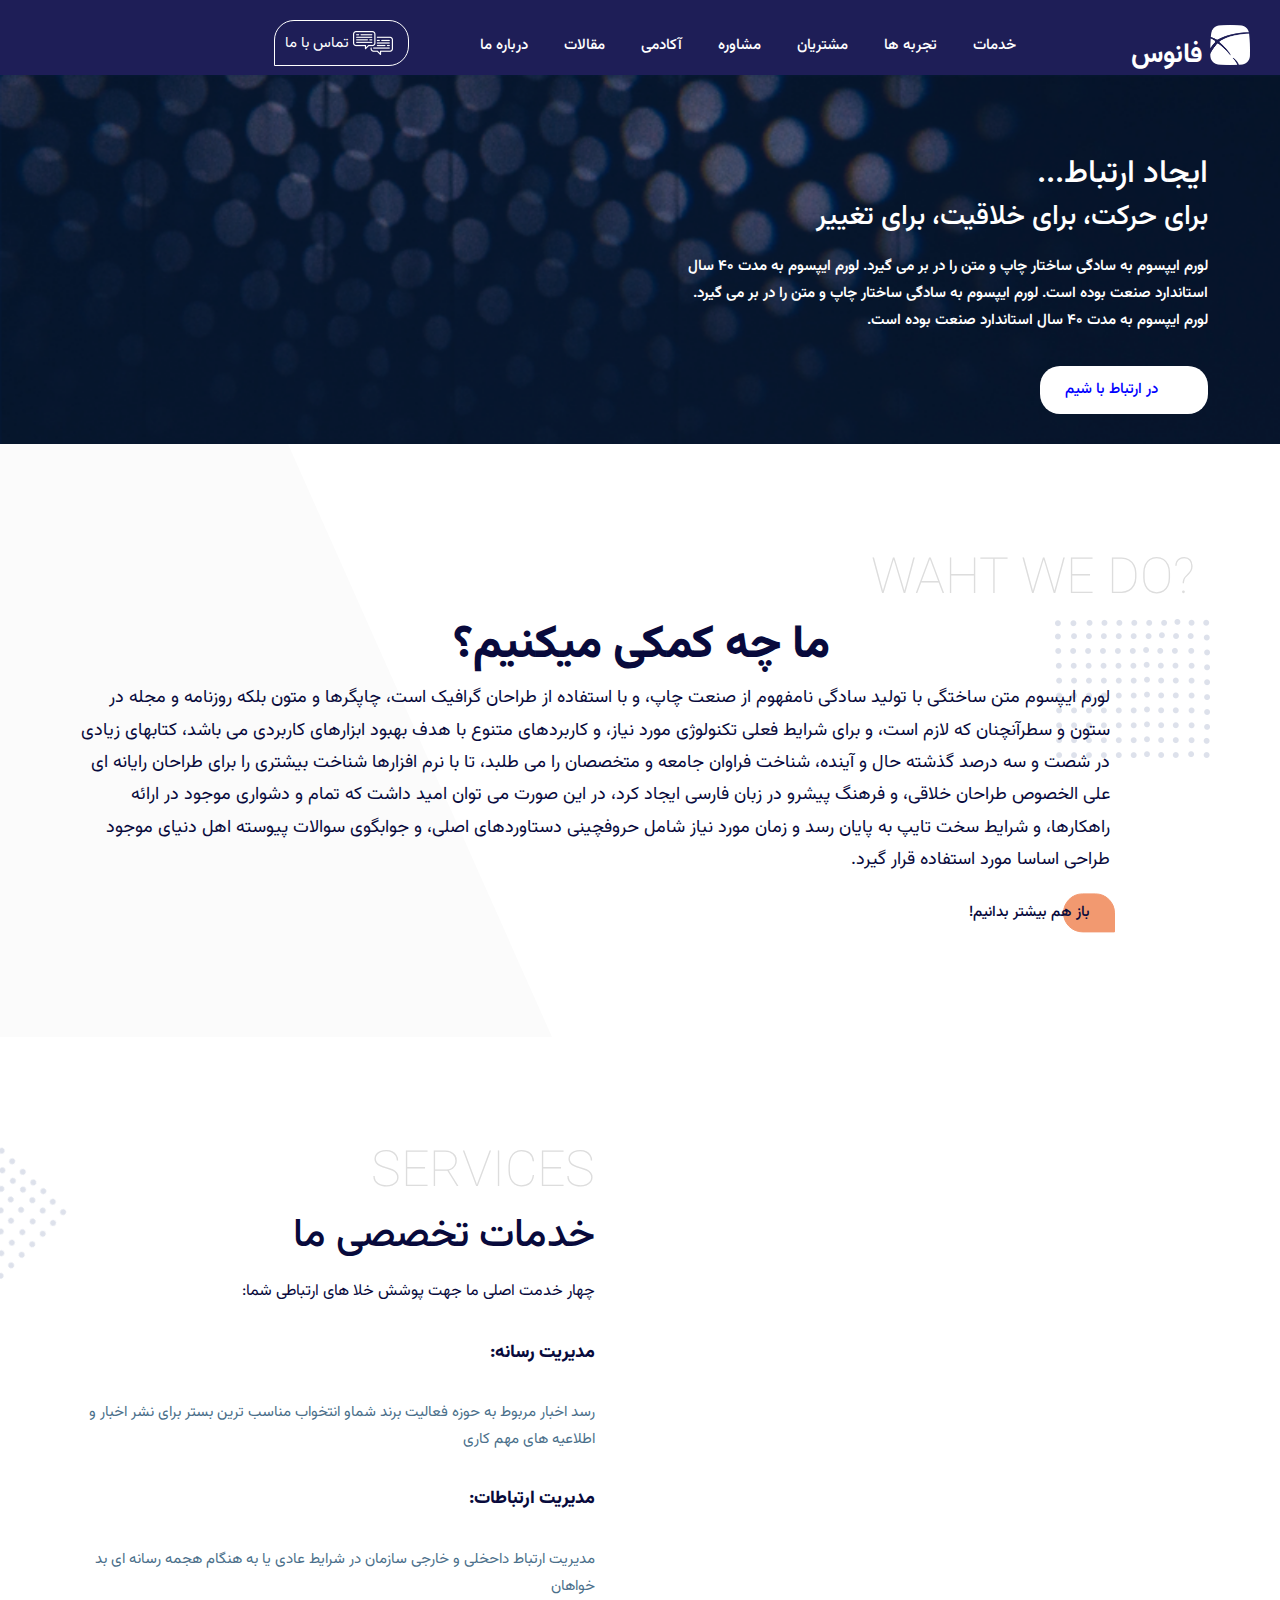
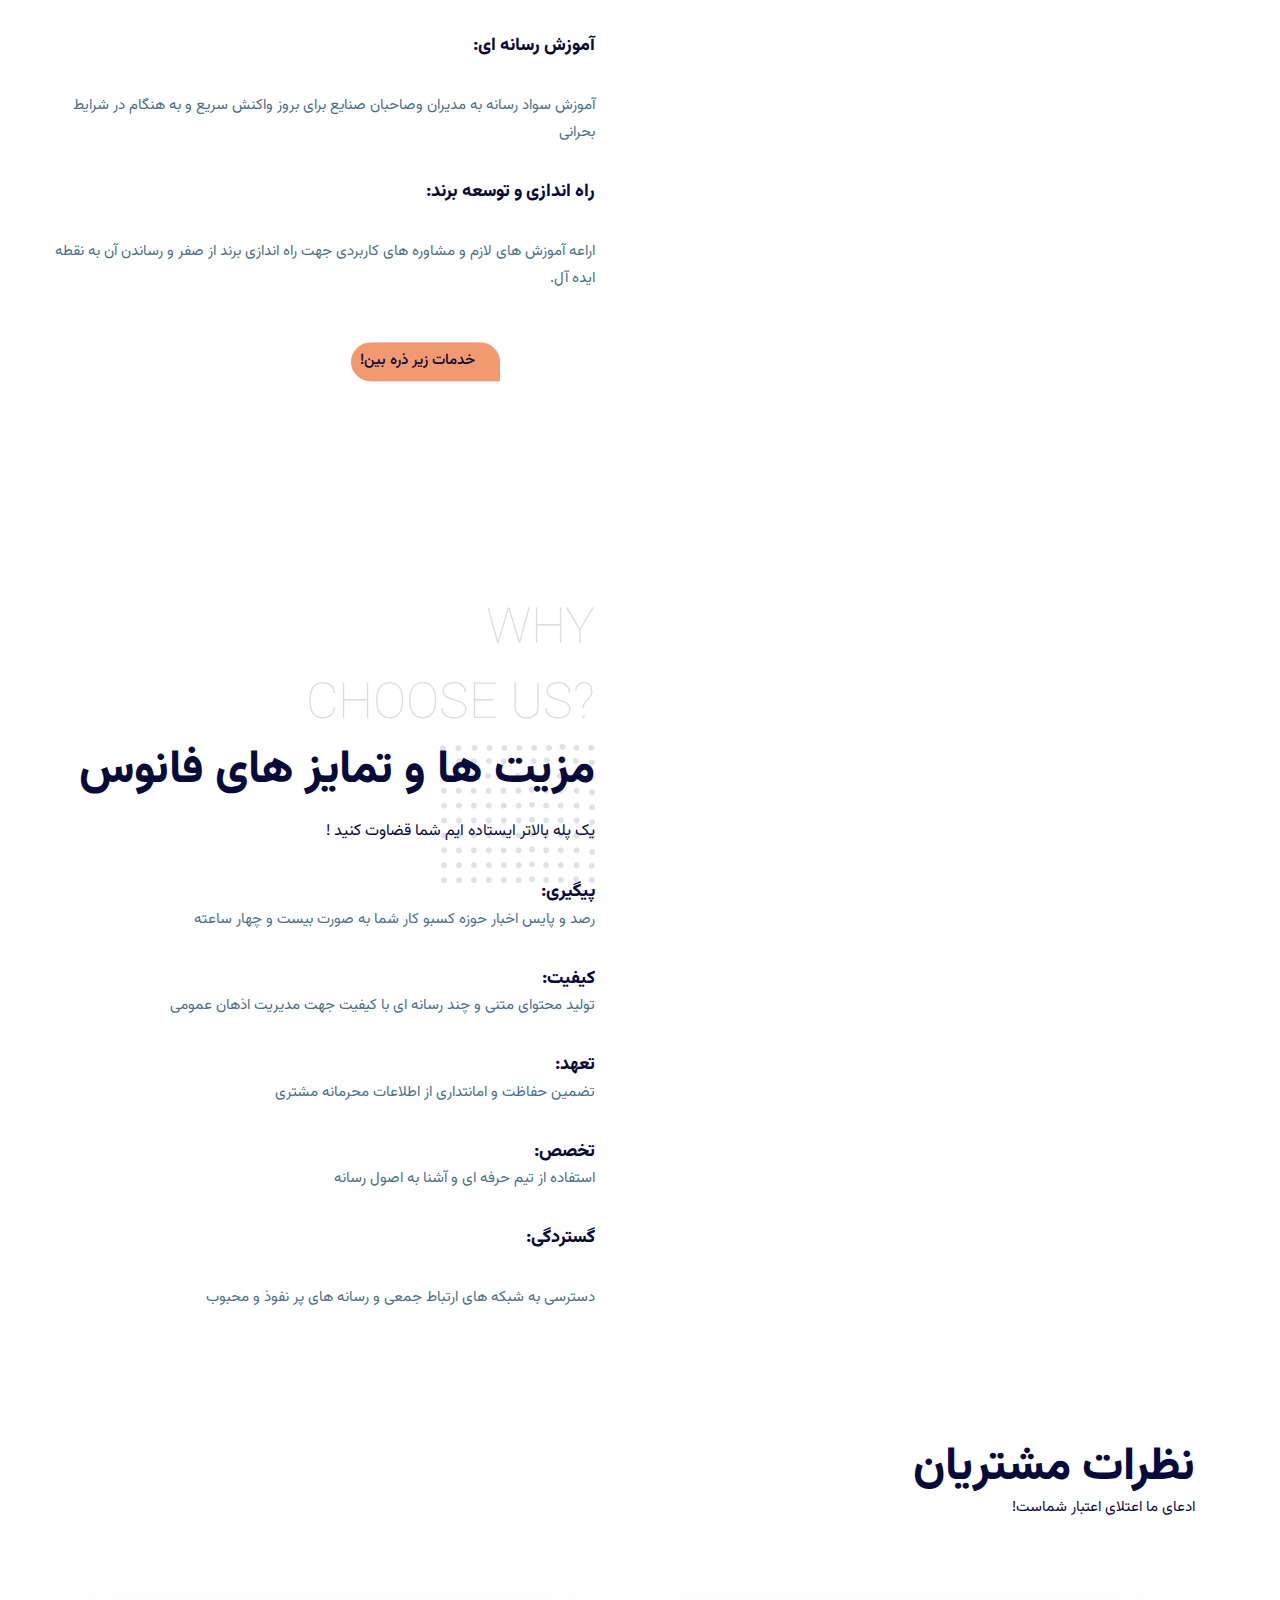
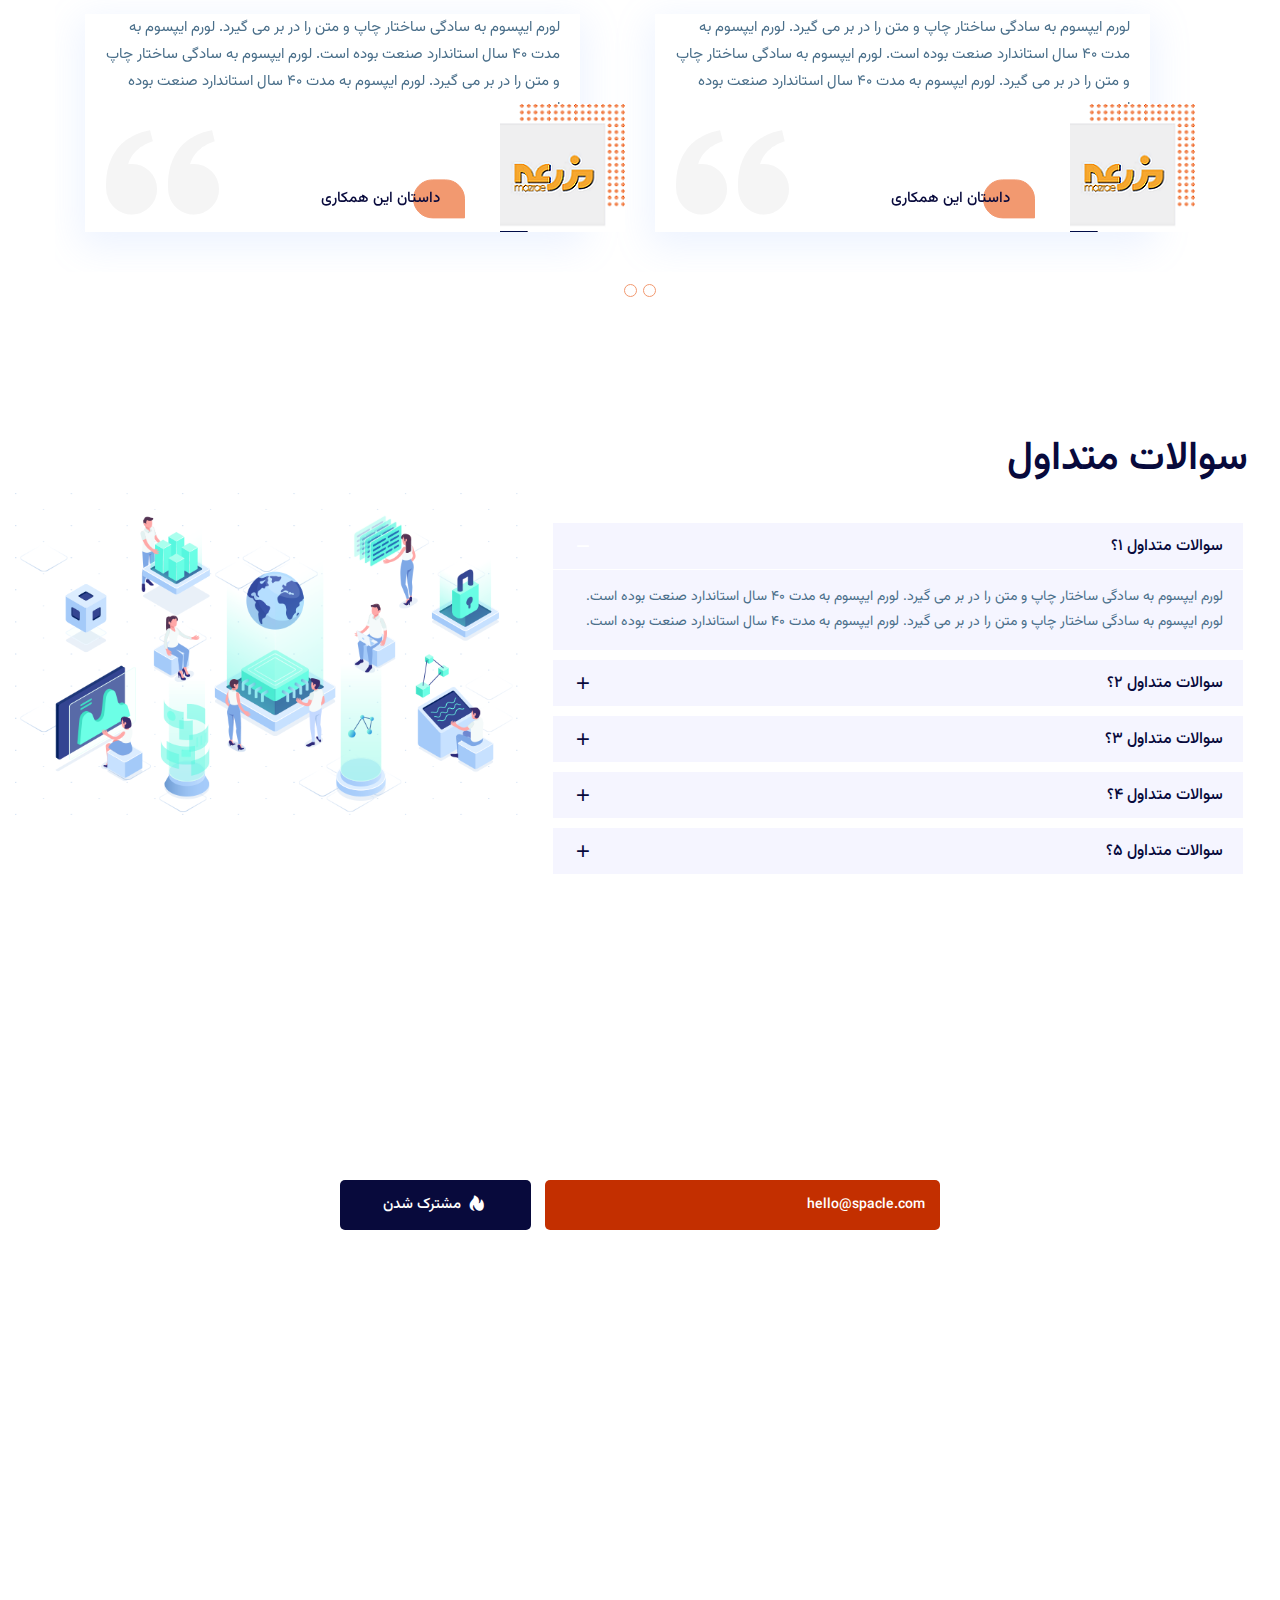
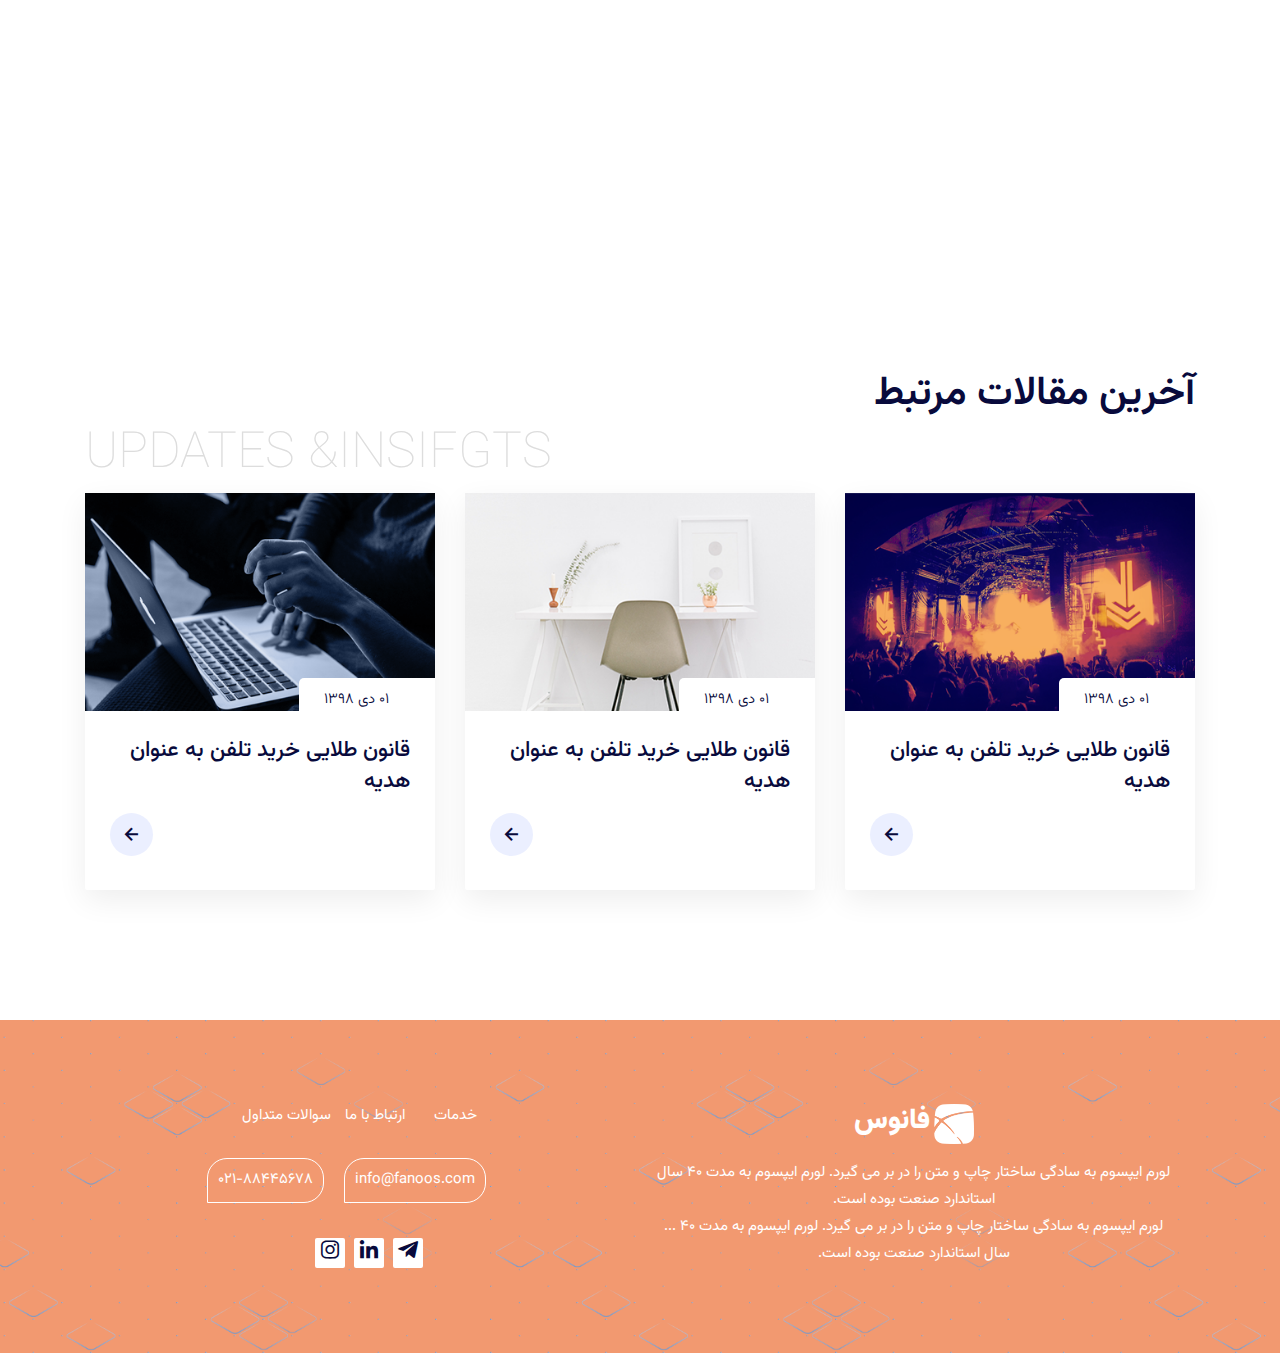
<file: rtl-fanoos-2/index.html>
﻿<!DOCTYPE html>

<html lang="fa">
  
  <head>
    <!-- Required meta tags -->
    <meta charset="utf-8" />
    <meta
      name="viewport"
      content="width=device-width, initial-scale=1, shrink-to-fit=no"
    />
    <meta
      name="keywords"
      content="HTML5,CSS3,HTML,Template,multi-page,Strax - IT & SaaS Startups HTML Template"
    />
    <meta
      name="description"
      content="Strax - IT & SaaS Startups HTML Template"
    />
    <meta name="author" content="Barat Hadian" />
    <!-- <meta name="viewport" content="width=device-width, initial-scale=1.0"> -->

    <!-- Bootstrap Min CSS -->
    <link rel="stylesheet" href="assets/css/bootstrap.min.css" />
    <!-- Animate Min CSS -->
    <link rel="stylesheet" href="assets/css/animate.min.css" />
    <!-- BoxIcons Min CSS -->
    <link rel="stylesheet" href="assets/css/boxicons.min.css" />
    <!-- Owl Carousel Min CSS -->
    <link rel="stylesheet" href="assets/css/owl.carousel.min.css" />
    <!-- Odometer Min CSS -->
    <link rel="stylesheet" href="assets/css/odometer.min.css" />
    <!-- MeanMenu CSS -->
    <link rel="stylesheet" href="assets/css/meanmenu.css" />
    <!-- Magnific Popup Min CSS -->
    <link rel="stylesheet" href="assets/css/magnific-popup.min.css" />
    <!-- Style CSS -->
    <link rel="stylesheet" href="assets/css/style.css" />
    <!-- RTL CSS -->
    <link rel="stylesheet" href="assets/css/rtl.css" />
    <!-- Responsive CSS -->
    <link rel="stylesheet" href="assets/css/responsive.css" />

    <title>فانوس</title>

    <link rel="icon" type="image/png" href="assets/img/maham/w.png">
    
  </head>

  <body>
    <!-- Start Preloader Area -->
    <div class="preloader-area">
      <div class="spinner">
        <div class="inner">
          <div class="disc"></div>
          <div class="disc"></div>
          <div class="disc"></div>
        </div>
      </div>
    </div>
    <!-- End Preloader Area -->

    <!-- Start Navbar Area -->
    <div class="navbar-area">
      <div class="spacle-responsive-nav">
        <div class="spacle-responsive-menu">
          <div class="logo">
            <a href="index.html">
              <img src="assets/img/maham/w.png" alt="logo">
            </a>
          </div>
        </div>
      </div>
    
      <div class="spacle-nav" style="height: 75px;">
        <nav class="navbar navbar-expand-md navbar-light">
          <a class="navbar-brand" href="index.html">
            <img src="assets/img/maham/w.png" alt="logo" style="width: 40px; height: 40px; margin-bottom: 20px; margin-right: 30px;">
            <span style="color: rgb(255, 255, 255); margin-top: 20%;">فانوس</span>
          </a>
    
          <button class="navbar-toggler" type="button" data-toggle="collapse" data-target="#navbarSupportedContent" aria-controls="navbarSupportedContent" aria-expanded="false" aria-label="Toggle navigation">
            <span class="navbar-toggler-icon"></span>
          </button>
    
          <div class="collapse navbar-collapse mean-menu" id="navbarSupportedContent">
            <ul class="navbar-nav">
              <li class="nav-item">
                <a href="index.html" class="nav-link"> خدمات <i class=""></i> </a>
              </li>
              <li class="nav-item">
                <a href="experience.html" class="nav-link">تجربه ها</a>
              </li>
              <li class="nav-item">
                <a href="#" class="nav-link">مشتریان</a>
              </li>
              <li class="nav-item">
                <a href="#" class="nav-link">مشاوره <i class="bx"></i></a>
              </li>
              <li class="nav-item">
                <a href="academy.html" class="nav-link">آکادمی <i class="bx"></i></a>
              </li>
              <li class="nav-item">
                <a href="article.html" class="nav-link">مقالات <i class="bx"></i></a>
              </li>
              <li class="nav-item">
                <a href="about.html" class="nav-link">درباره ما</a>
              </li>
              <li style="position: relative; align-items: end;justify-content: end;">
                <a class="" href="contact.html" style="background-color: transparent; cursor: pointer; color: white; padding: 10px 10px;margin-right: 3rem;  margin-top: 15px; text-decoration: none; border-radius: 20px 20px 20px 0px; border: 1px solid; position: relative; display: inline-block; overflow: hidden;">
                  <img src="./assets/img/تماس با ما.png" alt="" style="vertical-align: middle; margin-right: 5px;"> <!-- عکس داخل دکمه -->
                  تماس با ما
                </a>
              </li>
            </ul>
          </div>
        </nav>
      </div>
    </div>
    
    

    <!-- End Navbar Area -->

    <!-- Start Main Banner Area -->
    <div
      class="main-banner main-banner-one"
      style="
        background-image: url('./assets/img/Layer\ 7.png');
        background-size: cover;
        box-shadow: 100px rgba(0, 0, 0, 0.5);
        background-repeat: no-repeat;
        
      "
    >
      <div class="container-fluid">
        <div class="row" style="margin-top: 75px">
          <div class="col-lg-7 col-md-12">
            <div class="main-banner-content">
              <div class="d-table">
                <div class="d-table-cell">
                  <!-- <div class="container" style="width: 50px; height: 20%">
                                  <img src="./assets/img/banner-img1.jpg" alt="">
                              </div> -->
                  <div class="content align-items-center">
                    <h2 style="color: white">ایجاد ارتباط...</h2>
                    <h3 style="color: white">
                      برای حرکت، برای خلاقیت، برای تغییر
                    </h3>
                    <p style="color: white">
                      لورم ایپسوم به سادگی ساختار چاپ و متن را در بر می گیرد.
                      لورم ایپسوم به مدت 40 سال استاندارد صنعت بوده است. لورم
                      ایپسوم به سادگی ساختار چاپ و متن را در بر می گیرد. لورم
                      ایپسوم به مدت 40 سال استاندارد صنعت بوده است.
                    </p>
                    <a href="contact.html" class="default-btn">
                      <i
                        class="bx bxs-hot"
                        style="border-radius: 20px 20px 0px 20px;background-color: transparent !important;"
                      ></i>
                      در ارتباط با شیم<span></span>
                    </a>
                  </div>
                </div>
              </div>
            </div>
          </div>
          <!-- <div class="col-lg-5 col-md-12">
                  <div class="banner-image mbanner-bg-one">
                      <div class="d-table">
                          <div class="d-table-cell">
                              <div class="animate-banner-image">
                                  <img src="assets/img/animate-banner-img1.jpg" alt="image">
                              </div>
                          </div>
                      </div>
                  </div>
              </div> -->
        </div>
      </div>
    </div>

    <!-- End Main Banner Area -->


    <!-- End Features Card -->

    <!-- Start Services Area -->
    <section class="services-area bg-right-shape ptb-100 ">
      <div class="container-fluid">
        <div class="row align-items-center">
          <div class="container ">
            <div class="">
              <!-- <div class="icon">
                <img src="assets/img/icon1.png" alt="image" />
              </div> -->
           
              <div class="row">
             
                <div class="col-lg-10">
                  <span
                  style="
                    font-size: 50px;
                    color: rgb(221, 221, 221);
                    font-weight: 100;
                  "
                  >?WAHT WE DO</span
                >
                </div>
                <div class="col-lg-4">
                  <img src="./assets/img/18.png" alt="" style="position: absolute; top: 0; right: 0; z-index: -1">
              </div>
                  <h2 style="color: #080a3c; font-size: 46px;font-weight: 800;">ما چه کمکی میکنیم؟</h2>

                    <p style="margin-right: 100px;font-size: 18px;color: #080a3c;">
                      لورم ایپسوم متن ساختگی با تولید سادگی نامفهوم از صنعت چاپ، و با استفاده از طراحان گرافیک است، چاپگرها و متون بلکه روزنامه و مجله در ستون و سطرآنچنان که لازم است، و برای شرایط فعلی تکنولوژی مورد نیاز، و کاربردهای متنوع با هدف بهبود ابزارهای کاربردی می باشد، کتابهای زیادی در شصت و سه درصد گذشته حال و آینده، شناخت فراوان جامعه و متخصصان را می طلبد، تا با نرم افزارها شناخت بیشتری را برای طراحان رایانه ای علی الخصوص طراحان خلاقی، و فرهنگ پیشرو در زبان فارسی ایجاد کرد، در این صورت می توان امید داشت که تمام و دشواری موجود در ارائه راهکارها، و شرایط سخت تایپ به پایان رسد و زمان مورد نیاز شامل حروفچینی دستاوردهای اصلی، و جوابگوی سوالات پیوسته اهل دنیای موجود طراحی اساسا مورد استفاده قرار گیرد.
                    </p>
                    <a href="#" class="default-btn" style="color: #080a3c;margin-right: 70px;">
                      <i class="bx bxs-spreadsheet" style="
                          background-color: #f29970;
                          color: #f29970;
                          padding: 10px 20px;
                          text-decoration: none;
                          border-radius: 20px 20px 0px 20px;
                          border: 1px solid;
                          position: absolute;
                          bottom: -15px;
                          z-index: -1;
                          padding-left: 10px; 
                          
                      "></i> 

                      باز هم بیشتر بدانیم!
                      <span></span>
                    </a>
                </div>
                
            </div>
            

           
            </a>
            
            </div>
          </div>

         
        </div>
      </div>
    </section>
    <!-- End Services Area -->

    <!-- Start Services Area -->
    <section
      class="services-area bg-left-color bg-left-shape bg-ffffff ptb-100"
    >
      <div class="container-fluid">
        <div class="row align-items-center">
          <div class="services-image wow fadeInLeft" data-wow-delay=".3s">
            <div class="image"style="margin-top:-278px ;">
              <img src="assets/img/شطرنج.png" alt="image" />
            </div>
          </div>

          <div class="services-content it-service-content">
            <div class="content">
              <!-- <div class="icon">
                <img src="assets/img/icon1.png" alt="image" />
              </div> -->
              <div class="col-lg-4">
                <img src="./assets/img/18.png" alt="" style="   position: absolute;
                top: 0;
                right: 553px;
                z-index: -1;
                transform: rotate(45deg)">
            </div>
              <span
              style="
                font-size: 50px;
                color: rgb(221, 221, 221);
                font-weight: 100;
              "
              >SERVICES</span
            >
         
              <h2 style="color: #080a3c;">خدمات تخصصی ما</h2>
              <p style="font-size: 16px;color: #080a3c;">
              چهار خدمت اصلی ما جهت پوشش خلا های ارتباطی شما:
              
              </p>
              
              <div>
                <p style="font-size: 18px;color: #080a3c;padding-top: 0px;font-weight: 800;margin-bottom: 20px;">
                  مدیریت رسانه:</p>
                  
                  </p>
                  <i class="fas fa-comment"></i>
                  <p>رسد اخبار مربوط به حوزه فعالیت برند شماو انتخواب مناسب ترین بستر برای نشر اخبار و اطلاعیه های مهم کاری</p>
              </div>

              <div>
                <p style="font-size: 18px;color: #080a3c;padding-top: 0px;font-weight: 800;margin-bottom: 20px;">
                  مدیریت ارتباطات:</p>
                  </p>
                  <p>مدیریت ارتباط داحخلی و خارجی سازمان در شرایط عادی یا به هنگام هجمه رسانه ای بد خواهان</p>
              </div>
              <div>
                <p style="font-size: 18px;color: #080a3c;padding-top: 0px;font-weight: 800;margin-bottom: 20px;">
                 آموزش رسانه ای:</p>
                  </p>
                  <p>آموزش  سواد رسانه به مدیران وصاحبان صنایع برای بروز واکنش سریع و به هنگام در شرایط بحرانی</p>
              </div>
              <div>
                <p style="font-size: 18px;color: #080a3c;padding-top: 0px;font-weight: 800;margin-bottom: 20px;">
                  راه اندازی و توسعه برند:</p>
                  </p>
                  <p>اراعه آموزش های لازم و مشاوره های کاربردی جهت راه اندازی برند از صفر و رساندن آن به نقطه ایده آل.</p>
              </div>
              <a href="#" class="default-btn" style="color: #080a3c;margin-right: 70px;">
                <i class="bx bxs-spreadsheet" style="
                    background-color: #f29970;
                    color: #f29970;
                    padding: 10px 117px;
                    text-decoration: none;
                    border-radius: 20px 20px 0px 20px;
                    border: 1px solid;
                    position: absolute;
                    bottom: -15px;
                    z-index: -1;
                    padding-left: 10px; 
                    
                "></i>
               
               خدمات زیر ذره بین!
                <span></span>
              </a>
            </div>
        <div>
       
            
            </div>
          </div>
        </div>
      </div>
    </section>
    <!-- End Services Area -->
    <section
      class="services-area bg-left-color bg-left-shape bg-ffffff ptb-100"
    >
    <div class="container-fluid">
      <div class="row align-items-center">
          <div class="container services-image wow fadeInRight" data-wow-delay=".3s" style="background-color: rgb(207, 207, 207);"> 
            <div class="image" style="margin-top: -75px; float: left; position: relative;">
              <img src="assets/img/Layer 7.png" alt="image" />
              <!-- <i class="bx bx-play-circle" style="position: absolute; top: 50%; left: 50%; transform: translate(-50%, -50%); font-size: 50px; color: white;"></i> -->
          </div>
          <div class="video-box">
            <!-- <img src="assets/img/video-bg.jpg" class="main-image" alt="image"> -->

            <a href="https://www.youtube.com/watch?v=0gv7OC9L2s8" class="video-btn popup-youtube"><i class="bx bx-play"></i></a>
<!-- 
            <div class="shape1"><img src="assets/img/shape/1.png" alt="image"></div>
            <div class="shape2"><img src="assets/img/shape/2.png" alt="image"></div>
            <div class="shape3"><img src="assets/img/shape/3.png" alt="image"></div>
            <div class="shape4"><img src="assets/img/shape/4.png" alt="image"></div>
            <div class="shape5"><img src="assets/img/shape/5.png" alt="image"></div>
            <div class="shape6"><img src="assets/img/shape/6.png" alt="image"></div> -->
        </div>
          </div>
  
          <div class="services-content it-service-content">
              <div class="content">
  
                  <span style="font-size: 50px; color: rgb(221, 221, 221); font-weight: 100;">WHY<br>?CHOOSE US</span>
  
                  <div class="col-lg-4">
                      <img src="./assets/img/18.png" alt="" style="position: absolute; top: 0; right: 0; z-index: -1">
                  </div>
  
                  <h2 style="color: #080a3c; font-size: 46px; font-weight: 800;">مزیت ها و تمایز های فانوس</h2>
  
                  <h2 style="color: #080a3c;"></h2>
                  <p style="font-size: 16px; color: #080a3c;">
                      یک پله بالاتر ایستاده ایم شما قضاوت کنید !
                  </p>
  
                  <div style="position: relative;">
                    <!-- <a href="#" class="" style="color: #080a3c; position: absolute; top: -30px; right: 0;">
                        <i class="bx bxs-spreadsheet" style="
                            background-color: #f29970;
                            color: #f29970;
                            padding: 10px 20px;
                            text-decoration: none;
                            border-radius: 20px 20px 20px 0px;
                            border: 1px solid;
                            padding-left: 10px; 
                        "></i> 
                        1
                                                <span> </span>
                    </a> -->
                    <p style="font-size: 18px; color: #080a3c;  font-weight: 800; ">
                        پیگیری:
                    </p>
                    <p style="margin-top: -33px;">رصد و پایس اخبار حوزه کسبو کار شما به صورت بیست و چهار ساعته</p>
                </div>
                
                
  
                  
                      <p style="font-size: 18px; color: #080a3c;  font-weight: 800; ">
                           کیفیت:
                      </p>
                      <p style="margin-top: -33px;">تولید محتوای متنی و چند رسانه ای با کیفیت جهت مدیریت اذهان عمومی
                  
  
                  
                      <p style="font-size: 18px; color: #080a3c;  font-weight: 800; ">
                        تعهد:
                      </p>
                      <p style="margin-top: -33px;">تضمین حفاظت و امانتداری از اطلاعات محرمانه مشتری</p>
                  
  
                  
                      <p style="font-size: 18px; color: #080a3c;  font-weight: 800; ">
                          تخصص:
                      </p>
                      <p style="margin-top: -33px;">استفاده از تیم حرفه ای و آشنا به اصول رسانه
                      </p>
                  
                  
                    <p style="font-size: 18px; color: #080a3c;  font-weight: 800; ">
                        گستردگی:
                    </p>
                    <p style="">دسترسی به شبکه های ارتباط جمعی و رسانه های پر نفوذ و محبوب</p>
                
  
              </div>
          </div>
      </div>
  </div>
  
    </section>

    <!-- Start Feedback Area -->
    <section class="feedback-area">
      <div class="container">
        <div class="section-title">
          <h2 style="color: #080a3c; font-size: 46px;font-weight: 800;">نظرات مشتریان</h2>
          <span>ادعای ما اعتلای اعتبار شماست!</span>
        </div>

        <div class="feedback-slides owl-carousel owl-theme">
          <div class="single-feedback-item" >
            <img src="assets/img/مزرعه.png" alt="image" />

            <div class="feedback-desc">
              <p>
                لورم ایپسوم به سادگی ساختار چاپ و متن را در بر می گیرد. لورم
                ایپسوم به مدت 40 سال استاندارد صنعت بوده است. لورم ایپسوم به
                سادگی ساختار چاپ و متن را در بر می گیرد. لورم ایپسوم به مدت 40
                سال استاندارد صنعت بوده است.
              </p>

              <div class="rating">
                <i class="bx bxs-star"></i>
                <i class="bx bxs-star"></i>
                <i class="bx bxs-star"></i>
                <i class="bx bxs-star"></i>
                <i class="bx bxs-star"></i>
              </div>

              <div class="client-info">
                  <a href="#" class="default-btn" style="color: #080a3c;margin-right: 70px;">
                  <i class="bx bxs-spreadsheet" style="
                      background-color: #f29970;
                      color: #f29970;
                      padding: 10px 20px;
                      text-decoration: none;
                      border-radius: 20px 20px 0px 20px;
                      border: 1px solid;
                      position: absolute;
                      bottom: -15px;
                      z-index: -1;
                      padding-left: 10px; 
                      
                  "></i> 

                  داستان این همکاری
                  <span></span>
                </a>
                
              </div>
            </div>
          </div>
          <div class="single-feedback-item">
            <img src="assets/img/مزرعه.png" alt="image" />

            <div class="feedback-desc">
              <p>
                لورم ایپسوم به سادگی ساختار چاپ و متن را در بر می گیرد. لورم
                ایپسوم به مدت 40 سال استاندارد صنعت بوده است. لورم ایپسوم به
                سادگی ساختار چاپ و متن را در بر می گیرد. لورم ایپسوم به مدت 40
                سال استاندارد صنعت بوده است.
              </p>

              <div class="rating">
                <i class="bx bxs-star"></i>
                <i class="bx bxs-star"></i>
                <i class="bx bxs-star"></i>
                <i class="bx bxs-star"></i>
                <i class="bx bxs-star"></i>
              </div>

              <div class="client-info">
                  <a href="#" class="default-btn" style="color: #080a3c;margin-right: 70px;">
                  <i class="bx bxs-spreadsheet" style="
                      background-color: #f29970;
                      color: #f29970;
                      padding: 10px 20px;
                      text-decoration: none;
                      border-radius: 20px 20px 0px 20px;
                      border: 1px solid;
                      position: absolute;
                      bottom: -15px;
                      z-index: -1;
                      padding-left: 10px; 
                      
                  "></i> 

                  داستان این همکاری
                  <span></span>
                </a>
                
              </div>
            </div>
          </div>

          <div class="single-feedback-item">
            <img src="assets/img/مزرعه.png" alt="image" />

            <div class="feedback-desc">
              <p>
                لورم ایپسوم به سادگی ساختار چاپ و متن را در بر می گیرد. لورم
                ایپسوم به مدت 40 سال استاندارد صنعت بوده است. لورم ایپسوم به
                سادگی ساختار چاپ و متن را در بر می گیرد. لورم ایپسوم به مدت 40
                سال استاندارد صنعت بوده است.
              </p>

              <div class="rating">
                <i class="bx bxs-star"></i>
                <i class="bx bxs-star"></i>
                <i class="bx bxs-star"></i>
                <i class="bx bxs-star"></i>
                <i class="bx bxs-star"></i>
              </div>

              <div class="client-info">
                  <a href="#" class="default-btn" style="color: #080a3c;margin-right: 70px;">
                  <i class="bx bxs-spreadsheet" style="
                      background-color: #f29970;
                      color: #f29970;
                      padding: 10px 20px;
                      text-decoration: none;
                      border-radius: 20px 20px 0px 20px;
                      border: 1px solid;
                      position: absolute;
                      bottom: -15px;
                      z-index: -1;
                      padding-left: 10px; 
                      
                  "></i> 

                  داستان این همکاری
                  <span></span>
                </a>
                
              </div>
            </div>
          </div>

          <div class="single-feedback-item">
            <img src="assets/img/مزرعه.png" alt="image" />

            <div class="feedback-desc">
              <p>
                لورم ایپسوم به سادگی ساختار چاپ و متن را در بر می گیرد. لورم
                ایپسوم به مدت 40 سال استاندارد صنعت بوده است. لورم ایپسوم به
                سادگی ساختار چاپ و متن را در بر می گیرد. لورم ایپسوم به مدت 40
                سال استاندارد صنعت بوده است.
              </p>

              <div class="rating">
                <i class="bx bxs-star"></i>
                <i class="bx bxs-star"></i>
                <i class="bx bxs-star"></i>
                <i class="bx bxs-star"></i>
                <i class="bx bxs-star"></i>
              </div>

              <div class="client-info">
                  <a href="#" class="default-btn" style="color: #080a3c;margin-right: 70px;">
                  <i class="bx bxs-spreadsheet" style="
                      background-color: #f29970;
                      color: #f29970;
                      padding: 10px 20px;
                      text-decoration: none;
                      border-radius: 20px 20px 0px 20px;
                      border: 1px solid;
                      position: absolute;
                      bottom: -15px;
                      z-index: -1;
                      padding-left: 10px; 
                      
                  "></i> 

                  داستان این همکاری
                  <span></span>
                </a>
                
              </div>
            </div>
          </div>
        </div>
      </div>
    </section>
    <!-- Start Feedback Area -->

  

    <!-- Start FAQ Area -->
    <section class="faq-area ptb-100">
      <div class="container-fluid">
        <div class="row align-items-center">
          <div class="col-lg-7 col-md-12">
            <div class="faq-accordion">
              <h2>سوالات متداول <span>استراکس</span></h2>

              <ul class="accordion">
                <li class="accordion-item">
                  <a class="accordion-title active" href="javascript:void(0)">
                    <i class="bx bx-plus"></i>
                    سوالات متداول 1؟
                  </a>

                  <p class="accordion-content show">
                    لورم ایپسوم به سادگی ساختار چاپ و متن را در بر می گیرد. لورم
                    ایپسوم به مدت 40 سال استاندارد صنعت بوده است. لورم ایپسوم به
                    سادگی ساختار چاپ و متن را در بر می گیرد. لورم ایپسوم به مدت
                    40 سال استاندارد صنعت بوده است.
                  </p>
                </li>

                <li class="accordion-item">
                  <a class="accordion-title" href="javascript:void(0)">
                    <i class="bx bx-plus"></i>
                    سوالات متداول 2؟
                  </a>

                  <p class="accordion-content">
                    لورم ایپسوم به سادگی ساختار چاپ و متن را در بر می گیرد. لورم
                    ایپسوم به مدت 40 سال استاندارد صنعت بوده است. لورم ایپسوم به
                    سادگی ساختار چاپ و متن را در بر می گیرد. لورم ایپسوم به مدت
                    40 سال استاندارد صنعت بوده است.
                  </p>
                </li>

                <li class="accordion-item">
                  <a class="accordion-title" href="javascript:void(0)">
                    <i class="bx bx-plus"></i>
                    سوالات متداول 3؟
                  </a>

                  <p class="accordion-content">
                    لورم ایپسوم به سادگی ساختار چاپ و متن را در بر می گیرد. لورم
                    ایپسوم به مدت 40 سال استاندارد صنعت بوده است. لورم ایپسوم به
                    سادگی ساختار چاپ و متن را در بر می گیرد. لورم ایپسوم به مدت
                    40 سال استاندارد صنعت بوده است.
                  </p>
                </li>

                <li class="accordion-item">
                  <a class="accordion-title" href="javascript:void(0)">
                    <i class="bx bx-plus"></i>
                    سوالات متداول 4؟
                  </a>

                  <p class="accordion-content">
                    لورم ایپسوم به سادگی ساختار چاپ و متن را در بر می گیرد. لورم
                    ایپسوم به مدت 40 سال استاندارد صنعت بوده است. لورم ایپسوم به
                    سادگی ساختار چاپ و متن را در بر می گیرد. لورم ایپسوم به مدت
                    40 سال استاندارد صنعت بوده است.
                  </p>
                </li>

                <li class="accordion-item">
                  <a class="accordion-title" href="javascript:void(0)">
                    <i class="bx bx-plus"></i>
                    سوالات متداول 5؟
                  </a>

                  <p class="accordion-content">
                    لورم ایپسوم به سادگی ساختار چاپ و متن را در بر می گیرد. لورم
                    ایپسوم به مدت 40 سال استاندارد صنعت بوده است. لورم ایپسوم به
                    سادگی ساختار چاپ و متن را در بر می گیرد. لورم ایپسوم به مدت
                    40 سال استاندارد صنعت بوده است.
                  </p>
                </li>
              </ul>
            </div>
          </div>

          <div class="col-lg-5 col-md-12">
            <div class="faq-image">
              <img src="assets/img/faq-img1.png" alt="image" />
            </div>
          </div>
        </div>
      </div>
    </section>
    <!-- End FAQ Area -->

    <!-- Start Subscribe Content -->
    <div class="subscribe-content border-radius-0">
      <h2>ما سعی می کنیم تا بهترین پشتیبانی را برای شما داشته باشیم</h2>

      <form class="newsletter-form" data-toggle="validator">
        <div class="row align-items-center">
          <div class="col-lg-8 col-md-8">
            <input
              type="email"
              class="input-newsletter"
              placeholder="hello@spacle.com"
              name="EMAIL"
              required=""
              autocomplete="off"
            />
          </div>

          <div class="col-lg-4 col-md-4">
            <button
              type="submit"
              class="disabled"
              style="pointer-events: all; cursor: pointer"
            >
              <i class="bx bxs-hot"></i> مشترک شدن
            </button>
          </div>

          <div class="col-lg-12 col-md-12">
            <div id="validator-newsletter" class="form-result"></div>
          </div>
        </div>
      </form>

      <!-- <div class="shape14"><img src="assets/img/shape/13.png" alt="image"></div>
            <div class="shape15"><img src="assets/img/shape/14.png" alt="image"></div>
            <div class="shape16"><img src="assets/img/shape/15.png" alt="image"></div>
            <div class="shape17"><img src="assets/img/shape/16.png" alt="image"></div>
            <div class="shape18"><img src="assets/img/shape/17.png" alt="image"></div> -->
    </div>
    <!-- End Subscribe Content -->

  
    <div class=" overview-item wow fadeInUp" data-wow-delay=".2s" style="background-color: #080a3c;padding: 50px;">
      <div class="container max-width-1290">
          <div class="row align-items-center">
              <div class="col-lg-6 col-md-6">
                  <div class="overview-left-img">
                      <img src="assets/img/Layer 7.png" alt="image">
                  </div>
              </div>

              <div class="col-lg-6 col-md-6">
                  <div class="overview-content pl-3">
                      <!-- <span class="number">01</span> -->
                      <h1 style="font-weight: 900;color: white;">تیم ما و همراهان شما</h1>
                      <h6 style="color: white;">در مسیر موفقیت همراهتان هستیم...</h6>
                      <p style="color: white; padding-top: 10px;">یقیین داریم شما نیز با ما هم عقیده اید که برای شتابگری در رسیدن به اهداف و موفقیت باید همه اجزا و بخش های مختلف یک شرکت ،سازمان و تیم در راستای آن هدف همسو و یک پارچه در تلاش و فعالیت باشند. تیم مجرب فانوس با تخصص های در زمینه های مختلف برای همسو شدن با موفقیت شماباهم متحد شده اند.</br>با اعضای و دپارتمان ها و خانواده بزرگ فانوس آشنا شویدد.</p>
                      <!-- <ul>
                          <li>
                              <i class='bx bx-badge-check'></i>
                              طراحی مدرن
                          </li>
                          <li>
                              <i class='bx bx-badge-check'></i>
                              تماس تصویری نامحدود
                          </li>
                          <li>
                              <i class='bx bx-badge-check'></i>
                              تماس مورد علاقه
                          </li>
                          <li>
                              <i class='bx bx-badge-check'></i>
                              فیلتر دوربین
                          </li>
                      </ul> -->
                      <a href="#" class="default-btn" style="color: #080a3c;margin-right: 70px;                                border-radius: 20px 20px 0px 20px;
                      border-radius: 20px 20px 0px 20px;
                      ">
                          <i class="bx bxs-spreadsheet" style="
                              background-color: #f29970;
                              color: #f29970;
                              padding: 10px 20px;
                              text-decoration: none;
                              border-radius: 20px 20px 0px 20px;
                              border: 1px solid;
                              position: absolute;
                              bottom: -15px;
                              z-index: -1;
                              padding-left: 10px; 
                              
                          "></i> 
    
                          همه اعضای تیم فانوس!
                          <span></span>
                        </a>
                  </div>
              </div>
          </div>
      </div>
  </div>

    <section class="blog-area ptb-100">
      <div class="container">
          <div class="section-title">
              <h2>آخرین مقالات مرتبط</h2>
            
          </div>
          <span style="display: block; font-size: 50px; color: rgb(221, 221, 221); font-weight: 100; text-align: end; align-items: end;">UPDATES &INSIFGTS</span>

          <div class="row">
              <div class="col-lg-4 col-md-6">
                  <div class="single-blog-post">
                      <div class="post-image">
                          <a href="#"><img src="assets/img/Gradient Map 1.png" alt="image"></a>

                          <div class="date"><i class='bx bx-calendar'></i> 01 دی 1398</div>
                      </div>

                      <div class="post-content">
                          <h3><a href="#">قانون طلایی خرید تلفن به عنوان هدیه</a></h3>

                          <div class="post-info">
                              <div class="post-by">
                                  <!-- <img src="assets/img/author-image/5.jpg" alt="image"> -->

                                  <!-- <h6>سارا تایلور</h6> -->
                              </div>

                              <div class="details-btn">
                                  <a href="#"><i class="bx bx-left-arrow-alt"></i></a>
                              </div>
                          </div>
                      </div>
                  </div>
              </div>

              <div class="col-lg-4 col-md-6">
                  <div class="single-blog-post">
                      <div class="post-image">
                          <a href="#"><img src="assets/img/bench-accounting-49909-unsplash.png" alt="image"></a>

                          <div class="date"><i class='bx bx-calendar'></i> 01 دی 1398</div>
                      </div>

                      <div class="post-content">
                          <h3><a href="#">قانون طلایی خرید تلفن به عنوان هدیه</a></h3>

                          <div class="post-info">
                              <div class="post-by">
                                  <!-- <img src="assets/img/author-image/5.jpg" alt="image"> -->

                                  <!-- <h6>مایکل جان</h6> -->
                              </div>
                                 
                              <div class="details-btn">
                                  <a href="#">
                                      <i class="bx bx-left-arrow-alt"></i>
                                      <!-- ادامه مطالب -->
                                  </a>
                              </div>
                              
                          </div>
                      </div>
                  </div>
              </div>

              <div class="col-lg-4 col-md-6 offset-lg-0 offset-md-3">
                  <div class="single-blog-post">
                      <div class="post-image">
                          <a href="#"><img src="assets/img/sergey-zolkin-192937-unsplash.png" alt="image"></a>

                          <div class="date"><i class='bx bx-calendar'></i> 01 دی 1398</div>
                      </div>

                      <div class="post-content">
                          <h3><a href="#">قانون طلایی خرید تلفن به عنوان هدیه</a></h3>

                          <div class="post-info">
                              <div class="post-by">
                                  <!-- <img src="assets/img/author-image/6.jpg\" alt="image"> -->

                                  <!-- <h6>لوکی اوا</h6> -->
                              </div>

                              <div class="details-btn">
                                  <a href="#"><i class="bx bx-left-arrow-alt"></i></a>
                              </div>
                          </div>
                      </div>
                  </div>
              </div>

             
          </div>
      </div>
  </section>
  <!-- End Services Area -->

  <!-- Start Overview Area -->
  <section class=" bg-f4f6fc">
      <!-- <div class="container">
          <div class="section-title">
              <h2 class="mb-2">بیشتر کاوش کنید</h2>
              <p>لورم ایپسوم به سادگی ساختار چاپ و متن را در بر می گیرد. لورم ایپسوم به مدت 40 سال استاندارد صنعت بوده است.</p>
          </div>
      </div> -->

      


    <!-- Start Footer Area -->
    <footer class="footer-area">
      <div class="containerss">
        <div class="row">
          <div class="col-lg-6 col-md-6 col-sm-12"> <!-- تغییر اندازه ستون برای رسپانسیو بودن -->
            <div class="single-footer-widget">
              <div class="logo" style="text-align: center;"> <!-- تنظیم متن و تصویر به وسط -->
                <a href="#">
                  <img src="assets/img/w.png" alt="image" style="height: 40px; width: 40px;">
                  <span style="font-size: 28px; font-weight: 900; color: #ffffff;">فانوس</span>
                </a>
              </div>
              <p style="color: #ffffff; text-align: center;"> <!-- تنظیم متن به وسط -->
                لورم ایپسوم به سادگی ساختار چاپ و متن را در بر می گیرد. لورم ایپسوم به مدت 40 سال استاندارد صنعت بوده است.<br> لورم ایپسوم به
                سادگی ساختار چاپ و متن را در بر می گیرد. لورم ایپسوم به مدت 40 ... سال استاندارد صنعت بوده است.
              </p>
            </div>
          </div>
          <div class="col-lg-6 col-md-6 col-sm-12"> <!-- تغییر اندازه ستون برای رسپانسیو بودن -->
            <ul style="list-style-type: none; padding: 0; text-align: center;">
              <li style="display: inline-block; margin-right: 20px;">
                <a href="services-1.html" style="text-decoration: none; color: white;">خدمات</a>
              </li>
              <li style="display: inline-block; margin-right: 20px;">
                <a href="contact.html" style="text-decoration: none; color: white;">ارتباط با ما</a>
              </li>
              <li style="display: inline-block;">
                <a href="faq.html" style="text-decoration: none; color: white;">سوالات متداول</a>
              </li>
            </ul>
    
            <ul class="button-list" style="text-align: center;"> <!-- تنظیم متن و لینک‌ها به وسط -->
              <a class="customclass" href="contact.html">info@fanoos.com</a>
              <a class="customclass" href="contact.html">021-88445678</a>
            </ul>
    
            <div class="single-footer-widget">
              <ul class="social" style="text-align: center;"> <!-- تنظیم آیکون‌های شبکه‌های اجتماعی به وسط -->
                <li>
                  <a href="https://t.me/fanoosagency" target="_blank"><i class="bx bxl-telegram"></i></a>
                </li>
                <li>
                  <a href="https://www.linkedin.com/company/fanoosagency" target="_blank"><i class="bx bxl-linkedin"></i></a>
                </li>
                <li>
                  <a href="https://www.instagram.com/fanoosagency.ir?igsh=OWcxdmQxM2h4OWp1" target="_blank"><i class="bx bxl-instagram"></i></a>
                </li>
              </ul>
            </div>
          </div>
        </div>
      </div>
    </footer>
    
    <!-- End Footer Area -->

    <div class="go-top"><i class="bx bx-chevron-up"></i></div>

    <!-- jQuery Min JS -->
    <script src="assets/js/jquery.min.js"></script>
    <!-- Popper Min JS -->
    <script src="assets/js/popper.min.js"></script>
    <!-- Bootstrap Min JS -->
    <script src="assets/js/bootstrap.min.js"></script>
    <!-- Magnific Popup Min JS -->
    <script src="assets/js/jquery.magnific-popup.min.js"></script>
    <!-- Appear Min JS -->
    <script src="assets/js/jquery.appear.min.js"></script>
    <!-- Odometer Min JS -->
    <script src="assets/js/odometer.min.js"></script>
    <!-- Owl Carousel Min JS -->
    <script src="assets/js/owl.carousel.min.js"></script>
    <!-- MeanMenu JS -->
    <script src="assets/js/jquery.meanmenu.js"></script>
    <!-- WOW Min JS -->
    <script src="assets/js/wow.min.js"></script>
    <!-- Message Conversation JS -->
    <script src="assets/js/conversation.js"></script>
    <!-- AjaxChimp Min JS -->
    <script src="assets/js/jquery.ajaxchimp.min.js"></script>
    <!-- Form Validator Min JS -->
    <script src="assets/js/form-validator.min.js"></script>
    <!-- Contact Form Min JS -->
    <script src="assets/js/contact-form-script.js"></script>
    <!-- Particles Min JS -->
    <script src="assets/js/particles.min.js"></script>
    <script src="assets/js/coustom-particles.js"></script>
    <!-- Main JS -->
    <script src="assets/js/main.js"></script>
  </body>
</html>
</file>
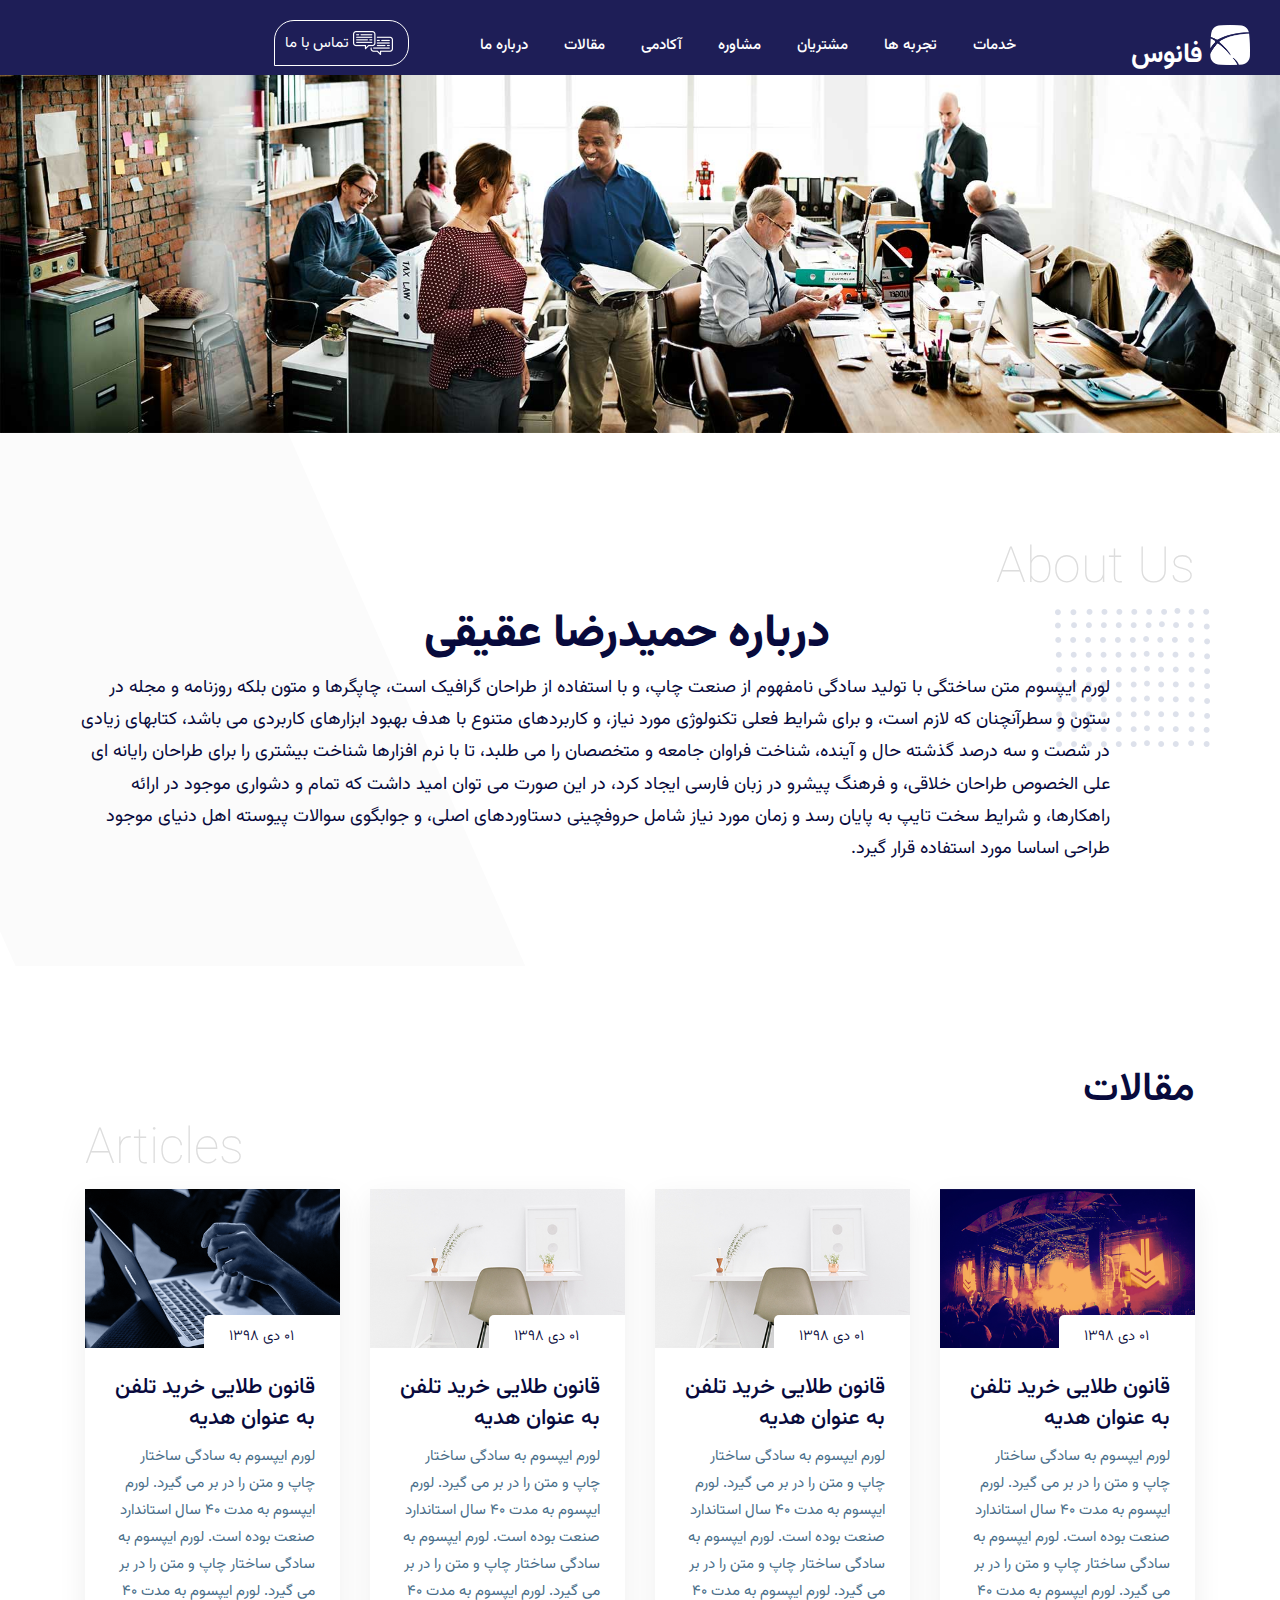
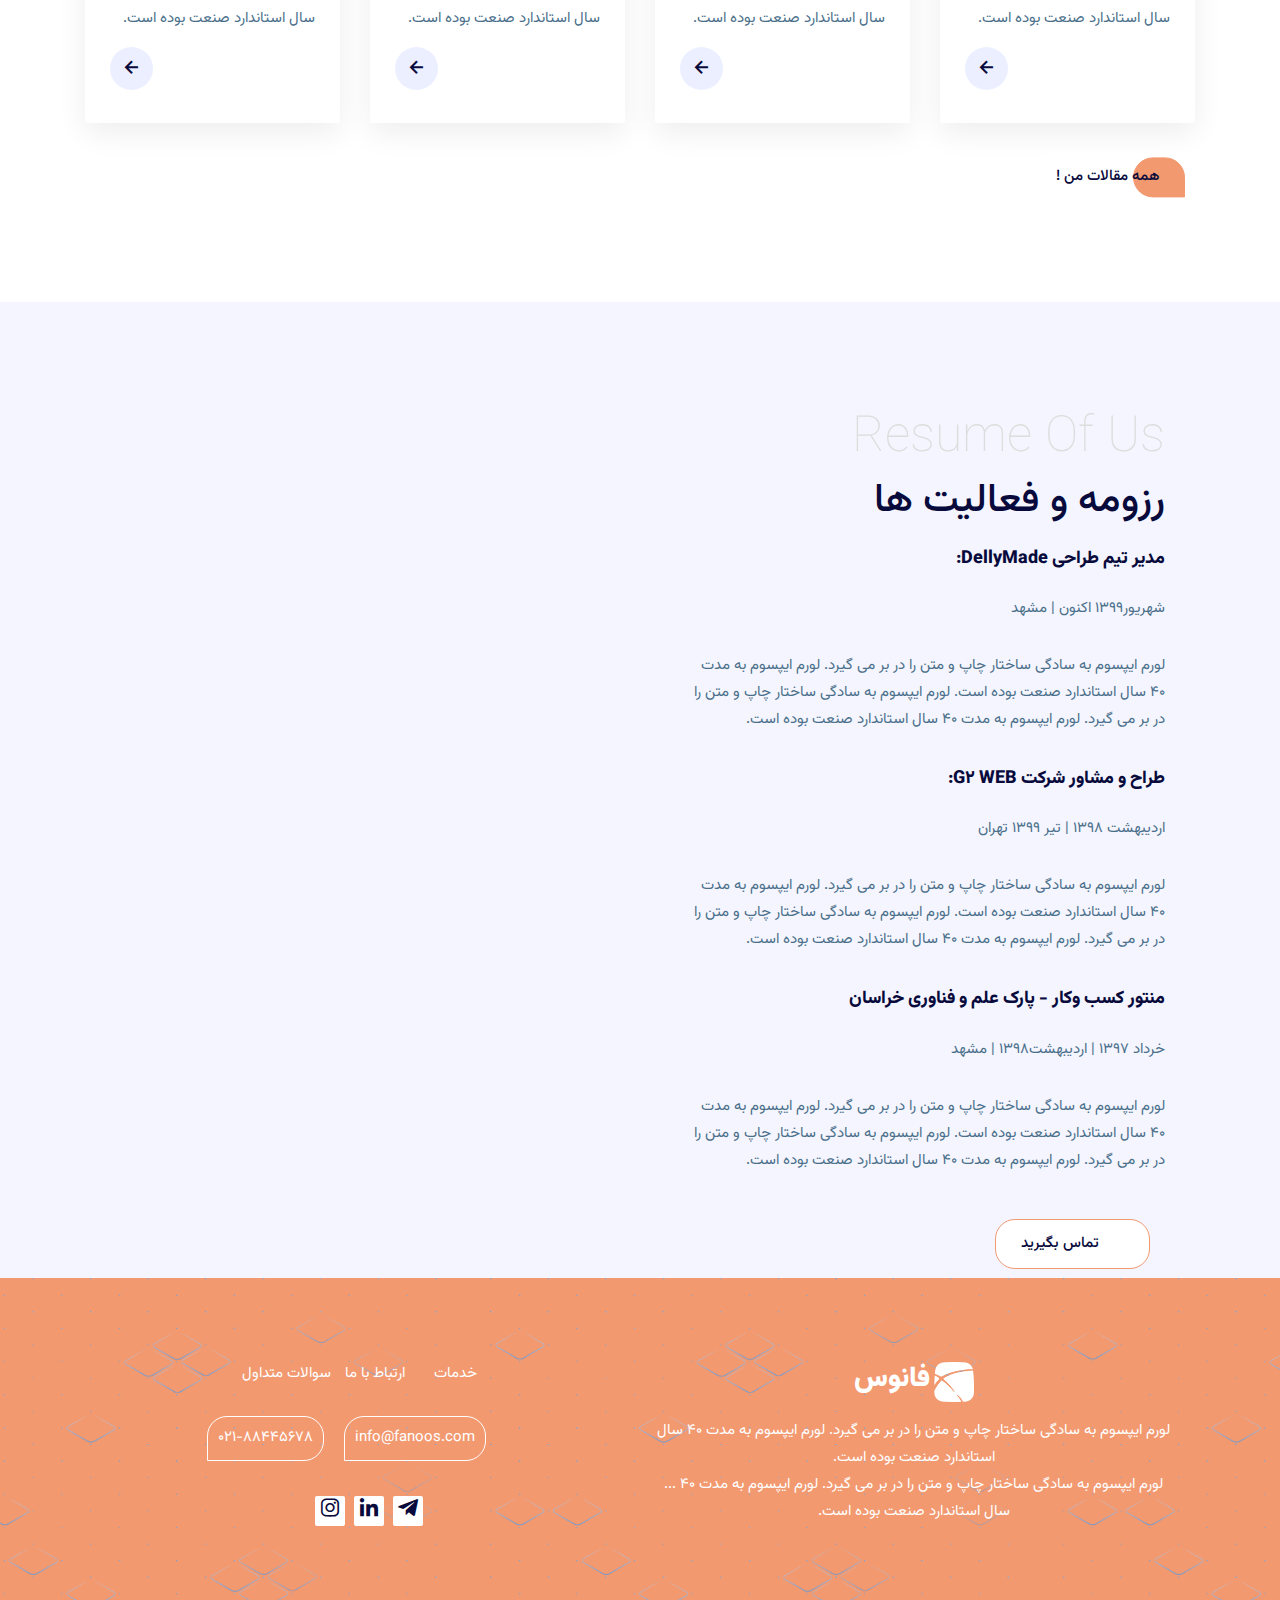
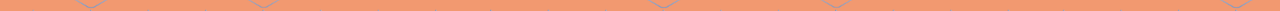
<file: rtl-fanoos-2/about.html>
﻿<!doctype html>
<html lang="fa">
    
<head>
        <!-- Required meta tags -->
        <meta charset="utf-8">
        <meta name="viewport" content="width=device-width, initial-scale=1, shrink-to-fit=no">
        <meta name="keywords" content="HTML5,CSS3,HTML,Template,multi-page,Strax - IT & SaaS Startups HTML Template" >
        <meta name="description" content="Strax - IT & SaaS Startups HTML Template">
        <meta name="author" content="Barat Hadian">

        <!-- Bootstrap Min CSS -->
        <link rel="stylesheet" href="assets/css/bootstrap.min.css">
        <!-- Animate Min CSS -->
        <link rel="stylesheet" href="assets/css/animate.min.css">
        <!-- BoxIcons Min CSS -->
        <link rel="stylesheet" href="assets/css/boxicons.min.css">
        <!-- Owl Carousel Min CSS -->
        <link rel="stylesheet" href="assets/css/owl.carousel.min.css">
        <!-- Odometer Min CSS -->
        <link rel="stylesheet" href="assets/css/odometer.min.css">
        <!-- MeanMenu CSS -->
        <link rel="stylesheet" href="assets/css/meanmenu.css">
        <!-- Magnific Popup Min CSS -->
        <link rel="stylesheet" href="assets/css/magnific-popup.min.css">
        <!-- Style CSS -->
        <link rel="stylesheet" href="assets/css/style.css">
        <!-- RTL CSS -->
        <link rel="stylesheet" href="assets/css/rtl.css">
        <!-- Responsive CSS -->
        <link rel="stylesheet" href="assets/css/responsive.css">

        <title>فانوس</title>

        <link rel="icon" type="image/png" href="assets/img/w.png">
    </head>

    <body>

        <!-- Start Preloader Area -->
        <div class="preloader-area">
            <div class="spinner">
                <div class="inner">
                    <div class="disc"></div>
                    <div class="disc"></div>
                    <div class="disc"></div>
                </div>
            </div>
        </div>
        <!-- End Preloader Area -->

        <!-- Start Navbar Area -->
        <div class="navbar-area">
            <div class="spacle-responsive-nav">
              <div class="spacle-responsive-menu">
                <div class="logo">
                  <a href="index.html">
                    <img src="assets/img/maham/w.png" alt="logo">
                  </a>
                </div>
              </div>
            </div>
          
            <div class="spacle-nav" style="height: 75px;">
              <nav class="navbar navbar-expand-md navbar-light">
                <a class="navbar-brand" href="index.html">
                  <img src="assets/img/maham/w.png" alt="logo" style="width: 40px; height: 40px; margin-bottom: 20px; margin-right: 30px;">
                  <span style="color: rgb(255, 255, 255); margin-top: 20%;">فانوس</span>
                </a>
          
                <button class="navbar-toggler" type="button" data-toggle="collapse" data-target="#navbarSupportedContent" aria-controls="navbarSupportedContent" aria-expanded="false" aria-label="Toggle navigation">
                  <span class="navbar-toggler-icon"></span>
                </button>
          
                <div class="collapse navbar-collapse mean-menu" id="navbarSupportedContent">
                  <ul class="navbar-nav">
                    <li class="nav-item">
                      <a href="index.html" class="nav-link"> خدمات <i class=""></i> </a>
                    </li>
                    <li class="nav-item">
                      <a href="experience.html" class="nav-link">تجربه ها</a>
                    </li>
                    <li class="nav-item">
                      <a href="#" class="nav-link">مشتریان</a>
                    </li>
                    <li class="nav-item">
                      <a href="#" class="nav-link">مشاوره <i class="bx"></i></a>
                    </li>
                    <li class="nav-item">
                      <a href="academy.html" class="nav-link">آکادمی <i class="bx"></i></a>
                    </li>
                    <li class="nav-item">
                      <a href="article.html" class="nav-link">مقالات <i class="bx"></i></a>
                    </li>
                    <li class="nav-item">
                      <a href="about.html" class="nav-link">درباره ما</a>
                    </li>
                    <li style="position: relative; align-items: end;justify-content: end;">
                      <a class="" href="contact.html" style="background-color: transparent; cursor: pointer; color: white; padding: 10px 10px;margin-right: 3rem;  margin-top: 15px; text-decoration: none; border-radius: 20px 20px 20px 0px; border: 1px solid; position: relative; display: inline-block; overflow: hidden;">
                        <img src="./assets/img/تماس با ما.png" alt="" style="vertical-align: middle; margin-right: 5px;"> <!-- عکس داخل دکمه -->
                        تماس با ما
                      </a>
                    </li>
                  </ul>
                </div>
              </nav>
            </div>
          </div>
        <!-- End Navbar Area -->

        <!-- Start Page Title Area -->
    
        <!-- End Page Title Area -->

        <!-- Start About Area -->
        <section class="about-area ptb-70">
            
                <div class=" align-items-center">
                    <!-- <div class="col-lg-6 col-md-12">
                        <div class="about-content">
                            <span class="sub-title">چگونه ما پایه گذاری شده ایم</span>
                            <h2>کسب و کار خود را به سطحی بعدی ببرید</h2>
                            <p>لورم ایپسوم به سادگی ساختار چاپ و متن را در بر می گیرد. لورم ایپسوم به مدت 40 سال استاندارد صنعت بوده است.  لورم ایپسوم به سادگی ساختار چاپ و متن را در بر می گیرد. لورم ایپسوم به مدت 40 سال استاندارد صنعت بوده است. </p>
                            <p>لورم ایپسوم به سادگی ساختار چاپ و متن را در بر می گیرد. لورم ایپسوم به مدت 40 سال استاندارد صنعت بوده است. </p>
                            <p>آنها هر ماه پول خود را به روش قدیمی منتقل می کردند - که وقت و هزینه آنها را هدر می داد. بنابراین آنها یک راه حل بسیار زیبا را ابداع کردند که به یک تجارت میلیارد دلاری تبدیل شد.</p>
                        </div>
                    </div> -->

                        <div class="about-image">
                            <img src="assets/img/marketing-agency/company-preview.jpg" alt="image">
                        </div>
                  
                </div>
          
        </section>
        <!-- End About Area -->
        <section class="services-area bg-right-shape ptb-100 ">
            <div class="container-fluid">
              <div class="row align-items-center">
                <div class="container ">
                  <div class="">
                    <!-- <div class="icon">
                      <img src="assets/img/icon1.png" alt="image" />
                    </div> -->
                 
                    <div class="row">
                   
                      <div class="col-lg-10">
                        <span
                        style="
                          font-size: 50px;
                          color: rgb(221, 221, 221);
                          font-weight: 100;
                        "
                        >About Us</span
                      >
                      </div>
                      <div class="col-lg-4">
                        <img src="./assets/img/18.png" alt="" style="position: absolute; top: 0; right: 0; z-index: -1">
                    </div>
                        <h2 style="color: #080a3c; font-size: 46px;font-weight: 800;">درباره حمیدرضا عقیقی</h2>
      
                          <p style="margin-right: 100px;font-size: 18px;color: #080a3c;">
                            لورم ایپسوم متن ساختگی با تولید سادگی نامفهوم از صنعت چاپ، و با استفاده از طراحان گرافیک است، چاپگرها و متون بلکه روزنامه و مجله در ستون و سطرآنچنان که لازم است، و برای شرایط فعلی تکنولوژی مورد نیاز، و کاربردهای متنوع با هدف بهبود ابزارهای کاربردی می باشد، کتابهای زیادی در شصت و سه درصد گذشته حال و آینده، شناخت فراوان جامعه و متخصصان را می طلبد، تا با نرم افزارها شناخت بیشتری را برای طراحان رایانه ای علی الخصوص طراحان خلاقی، و فرهنگ پیشرو در زبان فارسی ایجاد کرد، در این صورت می توان امید داشت که تمام و دشواری موجود در ارائه راهکارها، و شرایط سخت تایپ به پایان رسد و زمان مورد نیاز شامل حروفچینی دستاوردهای اصلی، و جوابگوی سوالات پیوسته اهل دنیای موجود طراحی اساسا مورد استفاده قرار گیرد.
                          </p>
                          <!-- <a href="#" class="default-btn" style="color: #080a3c;margin-right: 70px;">
                            <i class="bx bxs-spreadsheet" style="
                                background-color: #f29970;
                                color: #f29970;
                                padding: 10px 20px;
                                text-decoration: none;
                                border-radius: 20px 20px 0px 20px;
                                border: 1px solid;
                                position: absolute;
                                bottom: -15px;
                                z-index: -1;
                                padding-left: 10px; 
                                
                            "></i> 
      
                            باز هم بیشتر بدانیم!
                            <span></span>
                          </a> -->
                      </div>
                      
                  </div>
                  
      
                 
                  </a>
                  
                  </div>
                </div>
      
               
              </div>
            </div>
          </section>
        <!-- Start Partner Area -->
        <!-- <section class="partner-area pt-70 pb-70 bg-f8fbfa">
            <div class="container">
                <div class="row align-items-center">
                    <div class="col-lg-3 col-md-12">
                        <div class="partner-title">
                            <h3>اسپانسر توسط:</h3>
                        </div>
                    </div>

                    <div class="col-lg-9 col-md-12">
                        <div class="partner-slides owl-carousel owl-theme">
                            <div class="single-partner-item">
                                <a href="#">
                                    <img src="assets/img/partner-image/1.png" alt="image">
                                </a>
                            </div>

                            <div class="single-partner-item">
                                <a href="#">
                                    <img src="assets/img/partner-image/2.png" alt="image">
                                </a>
                            </div>

                            <div class="single-partner-item">
                                <a href="#">
                                    <img src="assets/img/partner-image/3.png" alt="image">
                                </a>
                            </div>

                            <div class="single-partner-item">
                                <a href="#">
                                    <img src="assets/img/partner-image/4.png" alt="image">
                                </a>
                            </div>
                        </div>
                    </div>
                </div>
            </div>
        </section> -->
           <!-- مقالات من-->
        <section class="blog-area ptb-100">
            <div class="container">
                <div class="section-title">
                    <h2>مقالات</h2>
                  
                </div>
                <span style="display: block; font-size: 50px; color: rgb(221, 221, 221); font-weight: 100; text-align: end; align-items: end;">Articles</span>

                <div class="row">
                    <div class="col-lg-3 col-md-6">
                        <div class="single-blog-post">
                            <div class="post-image">
                                <a href="#"><img src="assets/img/Gradient Map 1.png" alt="image"></a>

                                <div class="date"><i class='bx bx-calendar'></i> 01 دی 1398</div>
                            </div>

                            <div class="post-content">
                                <h3><a href="#">قانون طلایی خرید تلفن به عنوان هدیه</a></h3>
                                <p>لورم ایپسوم به سادگی ساختار چاپ و متن را در بر می گیرد. لورم ایپسوم به مدت 40 سال استاندارد صنعت بوده است. لورم ایپسوم به سادگی ساختار چاپ و متن را در بر می گیرد. لورم ایپسوم به مدت 40 سال استاندارد صنعت بوده است. </p>

                                <div class="post-info">
                                    <div class="post-by">
                                        <!-- <img src="assets/img/author-image/5.jpg" alt="image"> -->

                                        <!-- <h6>سارا تایلور</h6> -->
                                    </div>

                                    <div class="details-btn">
                                        <a href="#"><i class="bx bx-left-arrow-alt"></i></a>
                                    </div>
                                </div>
                            </div>
                        </div>
                    </div>

                    <div class="col-lg-3 col-md-6">
                        <div class="single-blog-post">
                            <div class="post-image">
                                <a href="#"><img src="assets/img/bench-accounting-49909-unsplash.png" alt="image"></a>

                                <div class="date"><i class='bx bx-calendar'></i> 01 دی 1398</div>
                            </div>

                            <div class="post-content">
                                <h3><a href="#">قانون طلایی خرید تلفن به عنوان هدیه</a></h3>
                                <p>لورم ایپسوم به سادگی ساختار چاپ و متن را در بر می گیرد. لورم ایپسوم به مدت 40 سال استاندارد صنعت بوده است. لورم ایپسوم به سادگی ساختار چاپ و متن را در بر می گیرد. لورم ایپسوم به مدت 40 سال استاندارد صنعت بوده است. </p>

                                <div class="post-info">
                                    <div class="post-by">
                                        <!-- <img src="assets/img/author-image/5.jpg" alt="image"> -->

                                        <!-- <h6>مایکل جان</h6> -->
                                    </div>
                                       
                                    <div class="details-btn">
                                        <a href="#">
                                            <i class="bx bx-left-arrow-alt"></i>
                                            <!-- ادامه مطالب -->
                                        </a>
                                    </div>
                                    
                                </div>
                            </div>
                        </div>
                    </div>
                    <div class="col-lg-3 col-md-6">
                        <div class="single-blog-post">
                            <div class="post-image">
                                <a href="#"><img src="assets/img/bench-accounting-49909-unsplash.png" alt="image"></a>

                                <div class="date"><i class='bx bx-calendar'></i> 01 دی 1398</div>
                            </div>

                            <div class="post-content">
                                <h3><a href="#">قانون طلایی خرید تلفن به عنوان هدیه</a></h3>
                                <p>لورم ایپسوم به سادگی ساختار چاپ و متن را در بر می گیرد. لورم ایپسوم به مدت 40 سال استاندارد صنعت بوده است. لورم ایپسوم به سادگی ساختار چاپ و متن را در بر می گیرد. لورم ایپسوم به مدت 40 سال استاندارد صنعت بوده است. </p>

                                <div class="post-info">
                                    <div class="post-by">
                                        <!-- <img src="assets/img/author-image/5.jpg" alt="image"> -->

                                        <!-- <h6>مایکل جان</h6> -->
                                    </div>
                                       
                                    <div class="details-btn">
                                        <a href="#">
                                            <i class="bx bx-left-arrow-alt"></i>
                                            <!-- ادامه مطالب -->
                                        </a>
                                    </div>
                                    
                                </div>
                            </div>
                        </div>
                    </div>

                    <div class="col-lg-3 col-md-6 offset-lg-0 offset-md-3">
                        <div class="single-blog-post">
                            <div class="post-image">
                                <a href="#"><img src="assets/img/sergey-zolkin-192937-unsplash.png" alt="image"></a>

                                <div class="date"><i class='bx bx-calendar'></i> 01 دی 1398</div>
                            </div>

                            <div class="post-content">
                                <h3><a href="#">قانون طلایی خرید تلفن به عنوان هدیه</a></h3>
                                <p>لورم ایپسوم به سادگی ساختار چاپ و متن را در بر می گیرد. لورم ایپسوم به مدت 40 سال استاندارد صنعت بوده است. لورم ایپسوم به سادگی ساختار چاپ و متن را در بر می گیرد. لورم ایپسوم به مدت 40 سال استاندارد صنعت بوده است. </p>

                                <div class="post-info">
                                    <div class="post-by">
                                        <!-- <img src="assets/img/author-image/6.jpg\" alt="image"> -->

                                        <!-- <h6>لوکی اوا</h6> -->
                                    </div>

                                    <div class="details-btn">
                                        <a href="#"><i class="bx bx-left-arrow-alt"></i></a>
                                    </div>
                                </div>
                            </div>
                        </div>
                    </div>
                    <a href="#" class="default-btn" style="color: #080a3c;">
                        <i class="bx bxs-spreadsheet" style="
                            background-color: #f29970;
                            color: #f29970;
                            padding: 10px 20px;
                            text-decoration: none;
                            border-radius: 20px 20px 0px 20px;
                            border: 1px solid;
                            position: absolute;
                            bottom: -15px;
                            z-index: -1;
                            padding-left: 10px; 
                            
                        "></i> 
  
                        همه مقالات من !
                        <span></span>
                      </a>
                    <!-- <div class="col-lg-12 col-md-12">
                        <div class="blog-notes">
                           <p>بینش برای کمک به شما در انجام آنچه انجام می دهید بهتر ، سریعتر و سود آور است. <a href="#">وبلاگ را کامل بخوانید</a></p>
                        </div>
                    </div> -->
                </div>
                
             
            </div>
        </section>
        <!-- Start Video Presentation Area -->
        <!-- <section class="video-presentation-area ptb-100">
            <div class="container">
                <div class="section-title">
                    <h2>ویدیوهای ما را تماشا کنید</h2>
                </div>

                <div class="video-box">
                    <img src="assets/img/video-bg.jpg" class="main-image" alt="image">

                    <a href="https://www.youtube.com/watch?v=0gv7OC9L2s8" class="video-btn popup-youtube"><i class="bx bx-play"></i></a>

                    <div class="shape1"><img src="assets/img/shape/1.png" alt="image"></div>
                    <div class="shape2"><img src="assets/img/shape/2.png" alt="image"></div>
                    <div class="shape3"><img src="assets/img/shape/3.png" alt="image"></div>
                    <div class="shape4"><img src="assets/img/shape/4.png" alt="image"></div>
                    <div class="shape5"><img src="assets/img/shape/5.png" alt="image"></div>
                    <div class="shape6"><img src="assets/img/shape/6.png" alt="image"></div>
                </div>

                <div class="funfacts-inner">
                    <div class="row">
                        <div class="col-lg-3 col-6 col-sm-3 col-md-3">
                            <div class="single-funfacts">
                                <h3>k<span style="direction: ltr;" class="odometer" data-count="180">00</span><span class="sign-icon"></span></h3>
                                <p>دانلودها</p>
                            </div>
                        </div>

                        <div class="col-lg-3 col-6 col-sm-3 col-md-3">
                            <div class="single-funfacts">
                                <h3>k<span style="direction: ltr;" class="odometer" data-count="20">00</span><span class="sign-icon"></span></h3>
                                <p>بازخوردها</p>
                            </div>
                        </div>

                        <div class="col-lg-3 col-6 col-sm-3 col-md-3">
                            <div class="single-funfacts">
                                <h3><span style="direction: ltr;" class="odometer" data-count="500">00</span><span class="sign-icon">+</span></h3>
                                <p>کارگران</p>
                            </div>
                        </div>

                        <div class="col-lg-3 col-6 col-sm-3 col-md-3">
                            <div class="single-funfacts">
                                <h3><span style="direction: ltr;" class="odometer" data-count="70">00</span><span class="sign-icon">+</span></h3>
                                <p>مشارکت کنندگان</p>
                            </div>
                        </div>
                    </div>
                </div>

                <div class="contact-cta-box">
                    <h3>سوالی در مورد ما دارید؟</h3>
                    <p>دریغ نکنید با ما تماس بگیرید</p>
                    <a href="#" class="default-btn">
                        <i class="bx bxs-edit-alt"></i>
                        تماس بگیرید <span></span></a>
                </div>
            </div>

            <div class="shape-map1"><img src="assets/img/map1.png" alt="image"></div>
            <div class="shape7"><img src="assets/img/shape/7.png" alt="image"></div>
            <div class="shape8"><img src="assets/img/shape/8.png" alt="image"></div>
            <div class="shape9"><img src="assets/img/shape/9.png" alt="image"></div>
        </section> -->
        <!-- End Video Presentation Area -->

        <!-- Start Team Area -->
        <!-- <section class="team-area pb-70">
            <div class="container">
                <div class="section-title">
                    <h2>کارشناسان ما آماده کمک به شما هستند</h2>
                </div>

                <div class="row">
                    <div class="col-lg-3 col-md-6 col-sm-6">
                        <div class="single-team-box">
                            <div class="image">
                                <img src="assets/img/team-image/1.jpg" alt="image">

                                <ul class="social">
                                    <li><a href="#" target="_blank"><i class="bx bxl-facebook"></i></a></li>
                                    <li><a href="#" target="_blank"><i class="bx bxl-twitter"></i></a></li>
                                    <li><a href="#" target="_blank"><i class="bx bxl-linkedin"></i></a></li>
                                    <li><a href="#" target="_blank"><i class="bx bxl-instagram"></i></a></li>
                                </ul>
                            </div>

                            <div class="content">
                                <h3>آلکس ماکسول</h3>
                                <span>سئوکار وب</span>
                            </div>
                        </div>
                    </div>
                    
                    <div class="col-lg-3 col-md-6 col-sm-6">
                        <div class="single-team-box">
                            <div class="image">
                                <img src="assets/img/team-image/2.jpg" alt="image">
                                
                                <ul class="social">
                                    <li><a href="#" target="_blank"><i class="bx bxl-facebook"></i></a></li>
                                    <li><a href="#" target="_blank"><i class="bx bxl-twitter"></i></a></li>
                                    <li><a href="#" target="_blank"><i class="bx bxl-linkedin"></i></a></li>
                                    <li><a href="#" target="_blank"><i class="bx bxl-instagram"></i></a></li>
                                </ul>
                            </div>

                            <div class="content">
                                 <h3>سارا تایلور</h3>
                                <span>طراح کاربری</span>
                            </div>
                        </div>
                    </div>
                    
                    <div class="col-lg-3 col-md-6 col-sm-6">
                        <div class="single-team-box">
                            <div class="image">
                                <img src="assets/img/team-image/3.jpg" alt="image">
                                
                                <ul class="social">
                                    <li><a href="#" target="_blank"><i class="bx bxl-facebook"></i></a></li>
                                    <li><a href="#" target="_blank"><i class="bx bxl-twitter"></i></a></li>
                                    <li><a href="#" target="_blank"><i class="bx bxl-linkedin"></i></a></li>
                                    <li><a href="#" target="_blank"><i class="bx bxl-instagram"></i></a></li>
                                </ul>
                            </div>

                            <div class="content">
                                <h3>کالوین کلین</h3>
                                <span>پشتیبان</span>
                            </div>
                        </div>
                    </div>
                    
                    <div class="col-lg-3 col-md-6 col-sm-6">
                        <div class="single-team-box">
                            <div class="image">
                                <img src="assets/img/team-image/4.jpg" alt="image">
                                
                                <ul class="social">
                                    <li><a href="#" target="_blank"><i class="bx bxl-facebook"></i></a></li>
                                    <li><a href="#" target="_blank"><i class="bx bxl-twitter"></i></a></li>
                                    <li><a href="#" target="_blank"><i class="bx bxl-linkedin"></i></a></li>
                                    <li><a href="#" target="_blank"><i class="bx bxl-instagram"></i></a></li>
                                </ul>
                            </div>

                            <div class="content">
                                <h3>لی مونرو</h3>
                                <span>توسعه دهنده</span>
                            </div>
                        </div>
                    </div>
                </div>
            </div>
        </section> -->
  
        <section
        class="free-trial-area pt-100 bg-f4f5fe"
      >
        <div class="container">
          <div class="row align-items-center">
            <!-- <div class="services-image wow fadeInLeft" data-wow-delay=".3s">
              <div class="image"style="margin-top:-278px ;">
                <img src="assets/img/شطرنج.png" alt="image" />
              </div>
            </div> -->
  
            <div class="services-content it-service-content">
              <div class="content">
                <!-- <div class="icon">
                  <img src="assets/img/icon1.png" alt="image" />
                </div> -->
                <!-- <div class="col-lg-4">
                  <img src="./assets/img/18.png" alt="" style="   position: absolute;
                  top: 0;
                  right: 553px;
                  z-index: -1;
                  transform: rotate(45deg)">
              </div> -->
                <span
                style="
                  font-size: 50px;
                  color: rgb(221, 221, 221);
                  font-weight: 100;
                "
                >Resume Of Us</span
              >
           
                <h2 style="color: #080a3c;">رزومه و فعالیت ها</h2>
                <p style="font-size: 18px;color: #080a3c;padding-top: 0px;font-weight: 800;margin-bottom: 20px;">
                    مدیر تیم طراحی DellyMade:
                
                </p>
                <p>شهریور1399 اکنون | مشهد</p>
                <p>لورم ایپسوم به سادگی ساختار چاپ و متن را در بر می گیرد. لورم ایپسوم به مدت 40 سال استاندارد صنعت بوده است. لورم ایپسوم به سادگی ساختار چاپ و متن را در بر می گیرد. لورم ایپسوم به مدت 40 سال استاندارد صنعت بوده است. </p>

                
                <div>
                  <p style="font-size: 18px;color: #080a3c;padding-top: 0px;font-weight: 800;margin-bottom: 20px;">
                    طراح و مشاور شرکت G2 WEB:</p>
                    <p>اردیبهشت 1398 | تیر 1399 تهران</p>
                    <p>لورم ایپسوم به سادگی ساختار چاپ و متن را در بر می گیرد. لورم ایپسوم به مدت 40 سال استاندارد صنعت بوده است. لورم ایپسوم به سادگی ساختار چاپ و متن را در بر می گیرد. لورم ایپسوم به مدت 40 سال استاندارد صنعت بوده است. </p>

                    
                    </p>
                </div>
  
                <div>
                  <p style="font-size: 18px;color: #080a3c;padding-top: 0px;font-weight: 800;margin-bottom: 20px;">
                    منتور کسب وکار - پارک علم و فناوری خراسان</p>
                    <p>خرداد 1397 | اردیبهشت1398 | مشهد</p>
                    </p>
                    <p>لورم ایپسوم به سادگی ساختار چاپ و متن را در بر می گیرد. لورم ایپسوم به مدت 40 سال استاندارد صنعت بوده است. لورم ایپسوم به سادگی ساختار چاپ و متن را در بر می گیرد. لورم ایپسوم به مدت 40 سال استاندارد صنعت بوده است. </p>
                </div>
                <!-- <div>
                  <p style="font-size: 18px;color: #080a3c;padding-top: 0px;font-weight: 800;margin-bottom: 20px;">
                   آموزش رسانه ای:</p>
                    </p>
                    <p>آموزش  سواد رسانه به مدیران وصاحبان صنایع برای بروز واکنش سریع و به هنگام در شرایط بحرانی</p>
                </div>
                <div>
                  <p style="font-size: 18px;color: #080a3c;padding-top: 0px;font-weight: 800;margin-bottom: 20px;">
                    راه اندازی و توسعه برند:</p>
                    </p>
                    <p>اراعه آموزش های لازم و مشاوره های کاربردی جهت راه اندازی برند از صفر و رساندن آن به نقطه ایده آل.</p>
                </div> -->
                <div class="container">
                    <!-- <div class="free-trial-content">
                        <h2>ما همیشه سعی می کنیم تا بهترین پشتیبانی را برای شما داشته باشیم</h2>
                        <p>هدایت های خود را واجد شرایط کنید و ارزش کلمه ای را که مشتری شما را دوست خواهد داشت ، تشخیص دهید</p> -->
    
                        <a href="contact.html" class="default-btn" style="color: #080a3c;border:1px solid #f29970;"><i class="bx bxs-hot"></i> تماس بگیرید <span></span></a>
                    </div>
              </div>
          <div>
         
              
              </div>
            </div>
          </div>
        </div>
      </section>   

        


        <!-- Start Footer Area -->
        <footer class="footer-area">
            <div class="containerss">
              <div class="row">
                <div class="col-lg-6 col-md-6 col-sm-12"> <!-- تغییر اندازه ستون برای رسپانسیو بودن -->
                  <div class="single-footer-widget">
                    <div class="logo" style="text-align: center;"> <!-- تنظیم متن و تصویر به وسط -->
                      <a href="#">
                        <img src="assets/img/w.png" alt="image" style="height: 40px; width: 40px;">
                        <span style="font-size: 28px; font-weight: 900; color: #ffffff;">فانوس</span>
                      </a>
                    </div>
                    <p style="color: #ffffff; text-align: center;"> <!-- تنظیم متن به وسط -->
                      لورم ایپسوم به سادگی ساختار چاپ و متن را در بر می گیرد. لورم ایپسوم به مدت 40 سال استاندارد صنعت بوده است.<br> لورم ایپسوم به
                      سادگی ساختار چاپ و متن را در بر می گیرد. لورم ایپسوم به مدت 40 ... سال استاندارد صنعت بوده است.
                    </p>
                  </div>
                </div>
                <div class="col-lg-6 col-md-6 col-sm-12"> <!-- تغییر اندازه ستون برای رسپانسیو بودن -->
                  <ul style="list-style-type: none; padding: 0; text-align: center;">
                    <li style="display: inline-block; margin-right: 20px;">
                      <a href="services-1.html" style="text-decoration: none; color: white;">خدمات</a>
                    </li>
                    <li style="display: inline-block; margin-right: 20px;">
                      <a href="contact.html" style="text-decoration: none; color: white;">ارتباط با ما</a>
                    </li>
                    <li style="display: inline-block;">
                      <a href="faq.html" style="text-decoration: none; color: white;">سوالات متداول</a>
                    </li>
                  </ul>
          
                  <ul class="button-list" style="text-align: center;"> <!-- تنظیم متن و لینک‌ها به وسط -->
                    <a class="customclass" href="contact.html">info@fanoos.com</a>
                    <a class="customclass" href="contact.html">021-88445678</a>
                  </ul>
          
                  <div class="single-footer-widget">
                    <ul class="social" style="text-align: center;"> <!-- تنظیم آیکون‌های شبکه‌های اجتماعی به وسط -->
                      <li>
                        <a href="https://t.me/fanoosagency" target="_blank"><i class="bx bxl-telegram"></i></a>
                      </li>
                      <li>
                        <a href="https://www.linkedin.com/company/fanoosagency" target="_blank"><i class="bx bxl-linkedin"></i></a>
                      </li>
                      <li>
                        <a href="https://www.instagram.com/fanoosagency.ir?igsh=OWcxdmQxM2h4OWp1" target="_blank"><i class="bx bxl-instagram"></i></a>
                      </li>
                    </ul>
                  </div>
                </div>
              </div>
            </div>
          </footer>
          
        <!-- End Footer Area -->

        <div class="go-top"><i class='bx bx-chevron-up'></i></div>
        
        <!-- jQuery Min JS -->
        <script src="assets/js/jquery.min.js"></script>
        <!-- Popper Min JS -->
        <script src="assets/js/popper.min.js"></script>
        <!-- Bootstrap Min JS -->
        <script src="assets/js/bootstrap.min.js"></script>
        <!-- Magnific Popup Min JS -->
        <script src="assets/js/jquery.magnific-popup.min.js"></script>
        <!-- Appear Min JS -->
        <script src="assets/js/jquery.appear.min.js"></script>
        <!-- Odometer Min JS -->
        <script src="assets/js/odometer.min.js"></script>
        <!-- Owl Carousel Min JS -->
        <script src="assets/js/owl.carousel.min.js"></script>
        <!-- MeanMenu JS -->
        <script src="assets/js/jquery.meanmenu.js"></script>
        <!-- WOW Min JS -->
        <script src="assets/js/wow.min.js"></script>
        <!-- Message Conversation JS -->
        <script src="assets/js/conversation.js"></script>
        <!-- AjaxChimp Min JS -->
        <script src="assets/js/jquery.ajaxchimp.min.js"></script>
        <!-- Form Validator Min JS -->
        <script src="assets/js/form-validator.min.js"></script>
        <!-- Contact Form Min JS -->
        <script src="assets/js/contact-form-script.js"></script>
        <!-- Particles Min JS -->
        <script src="assets/js/particles.min.js"></script>
        <script src="assets/js/coustom-particles.js"></script>
        <!-- Main JS -->
        <script src="assets/js/main.js"></script>
    </body>

</html>
</file>
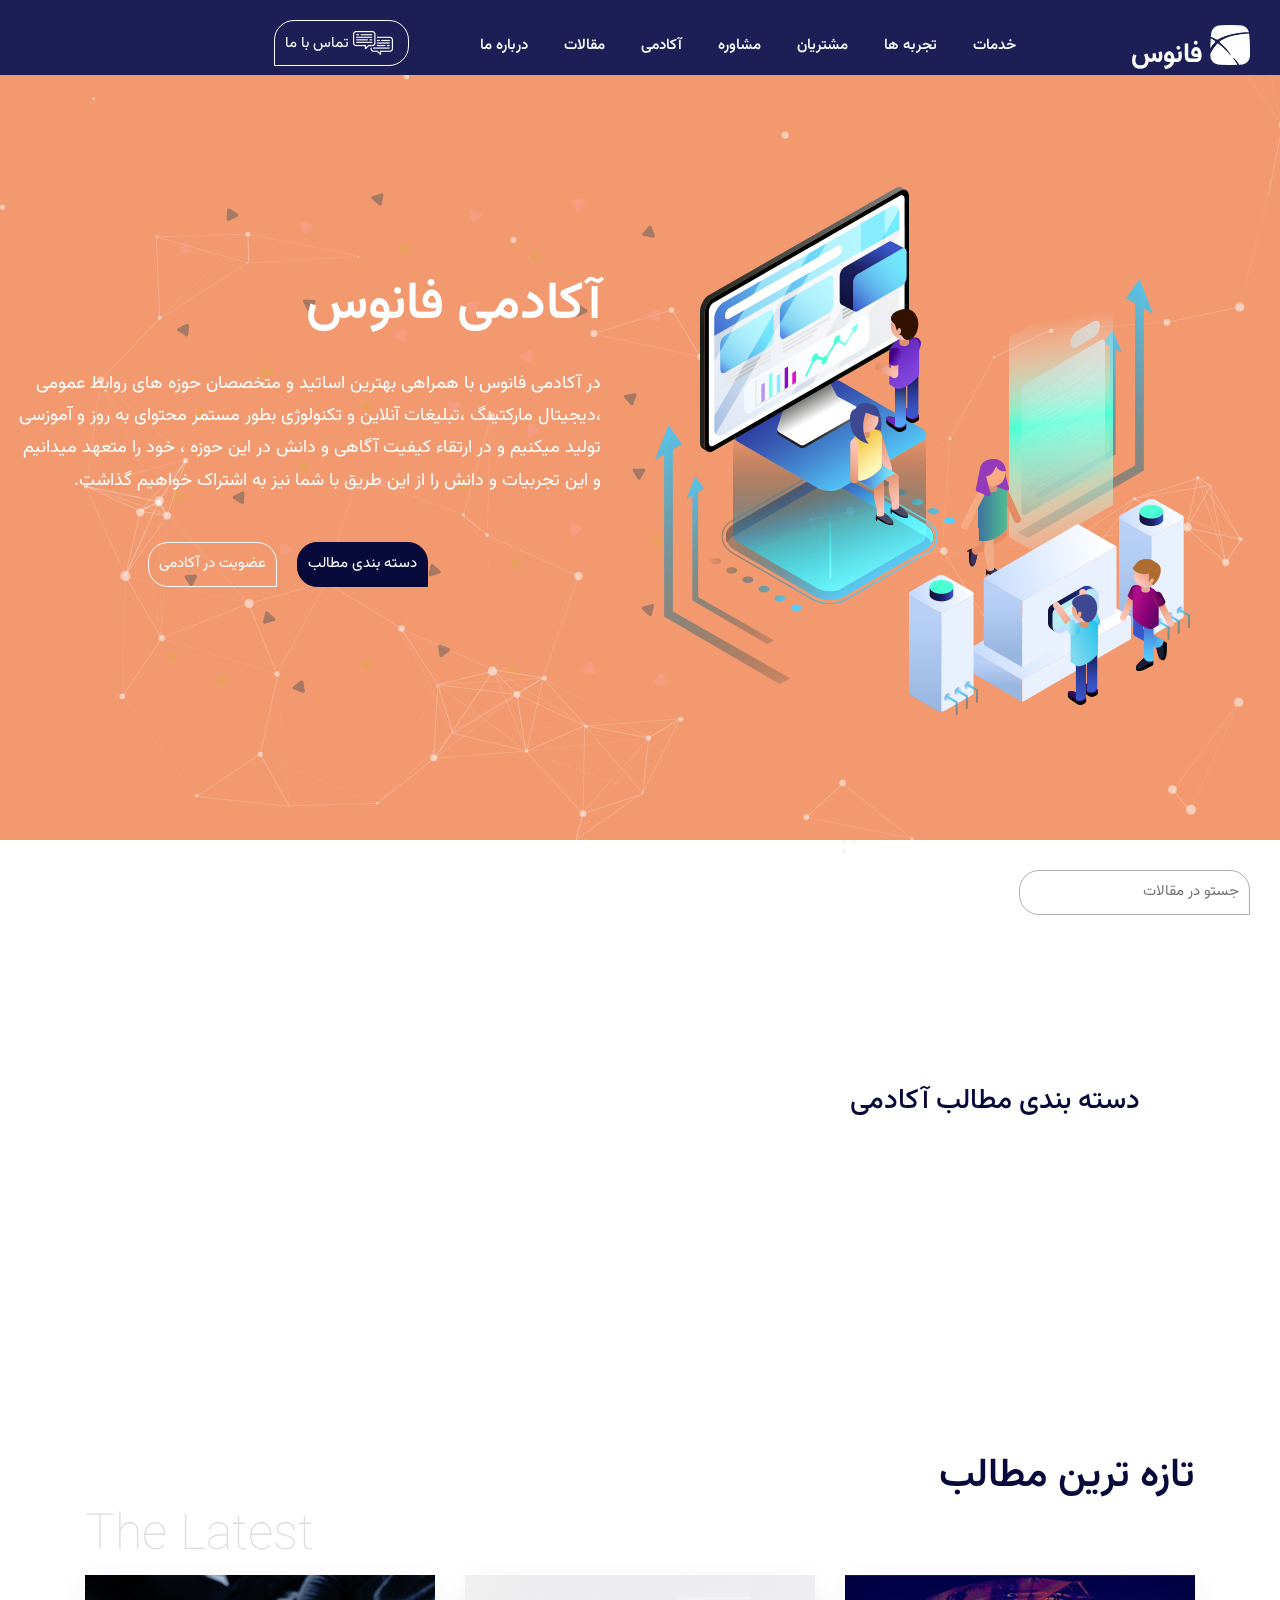
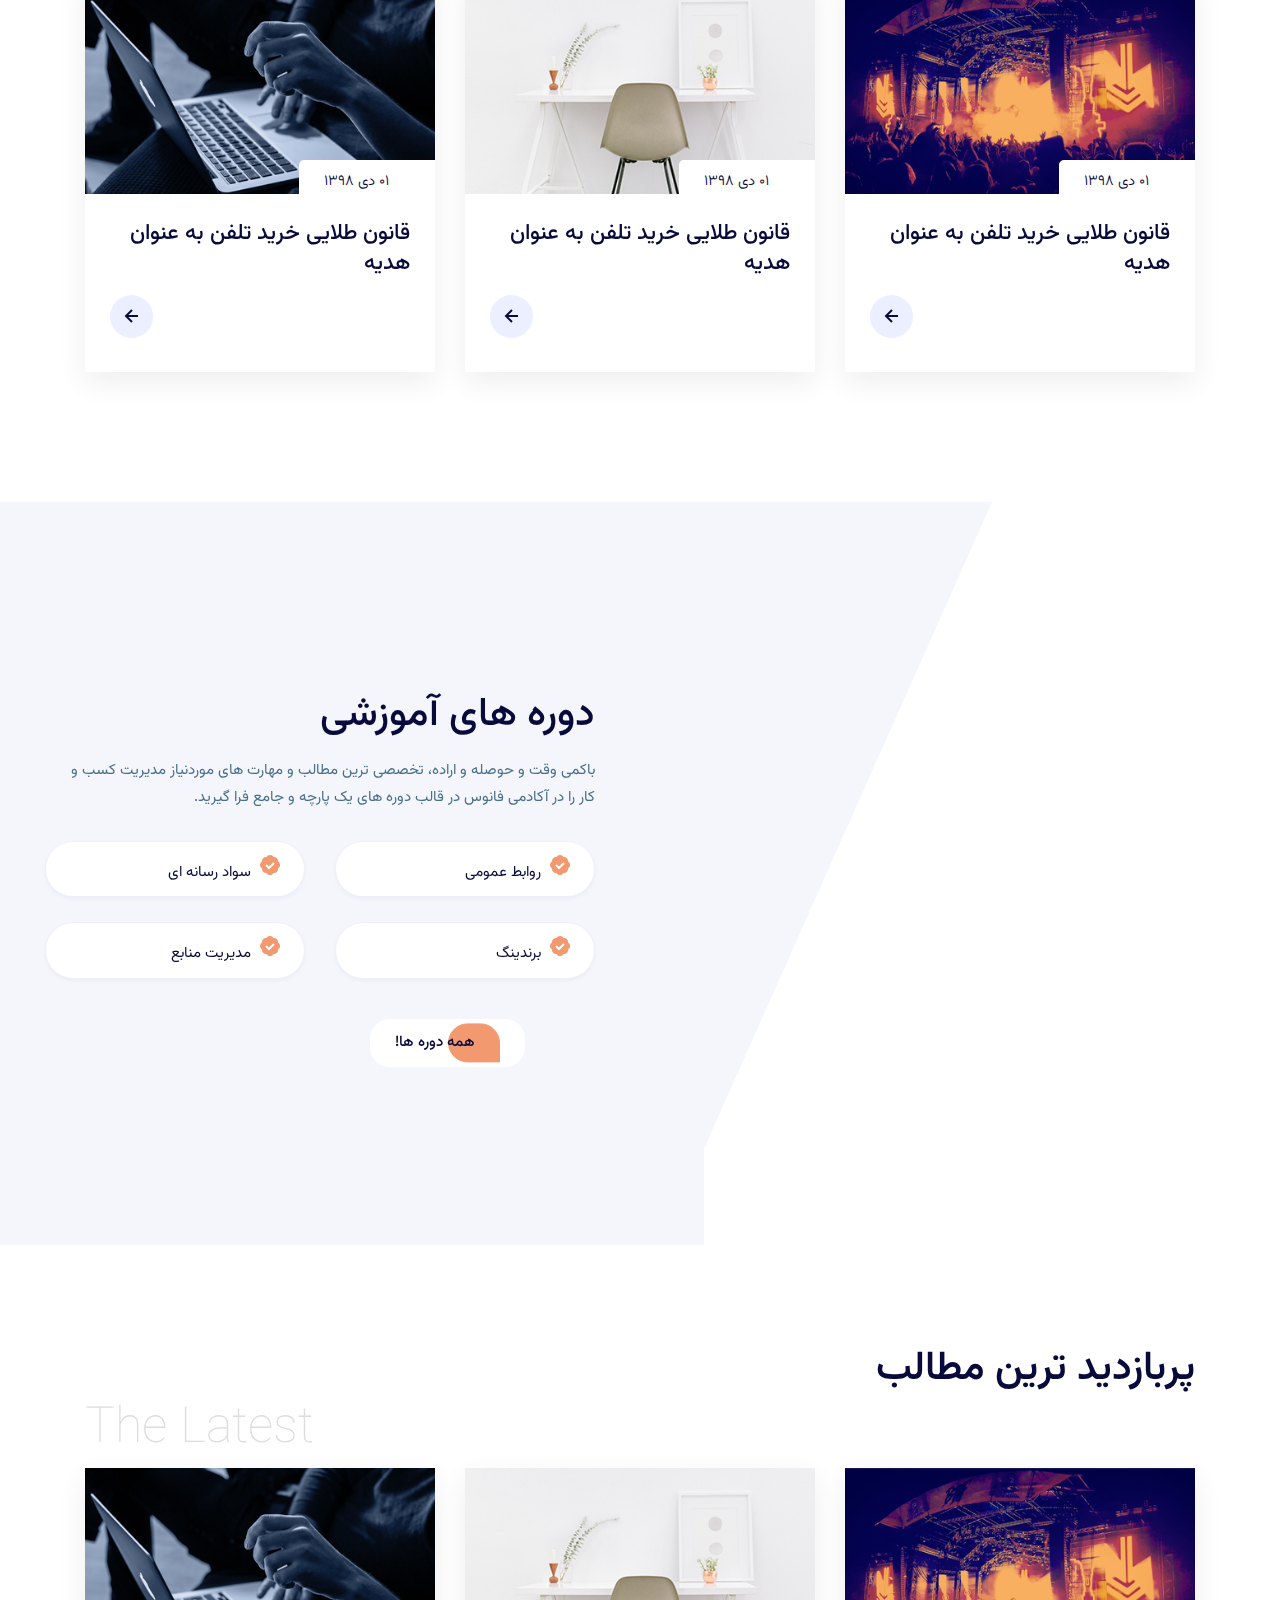
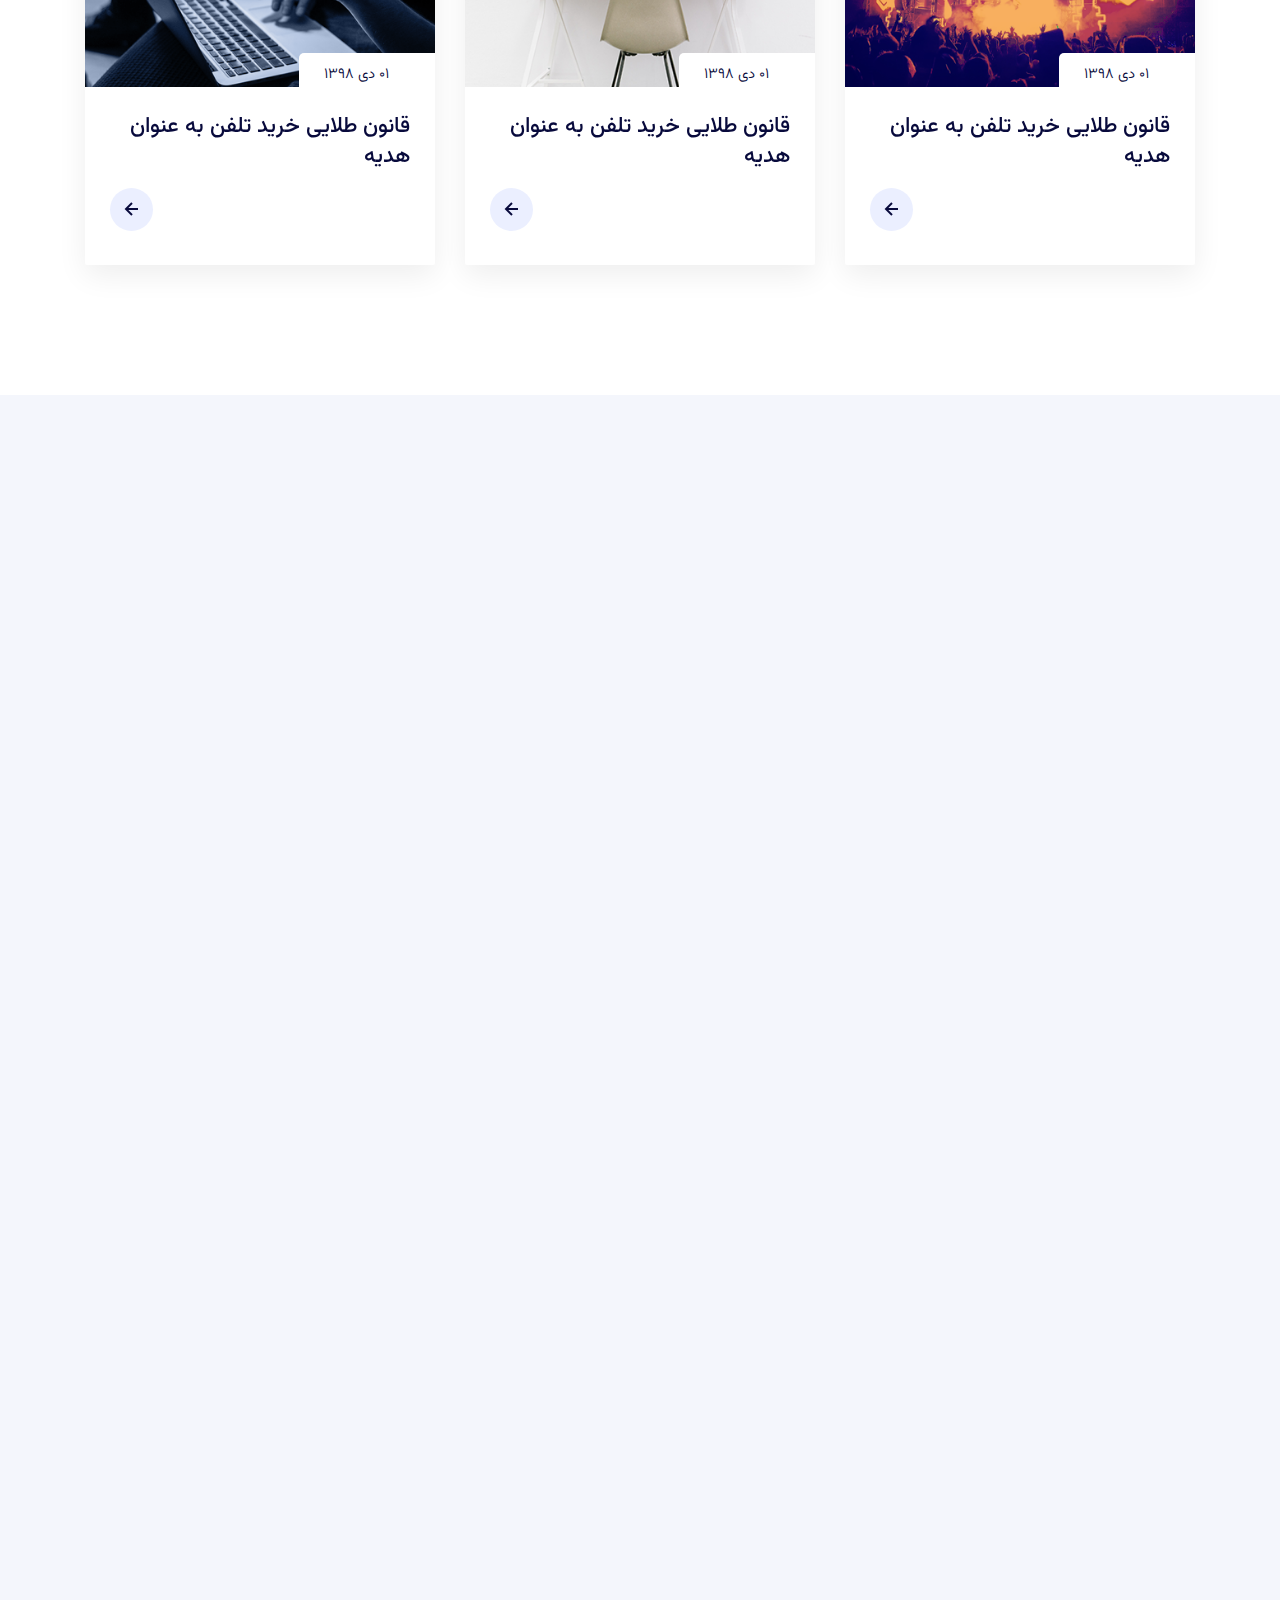
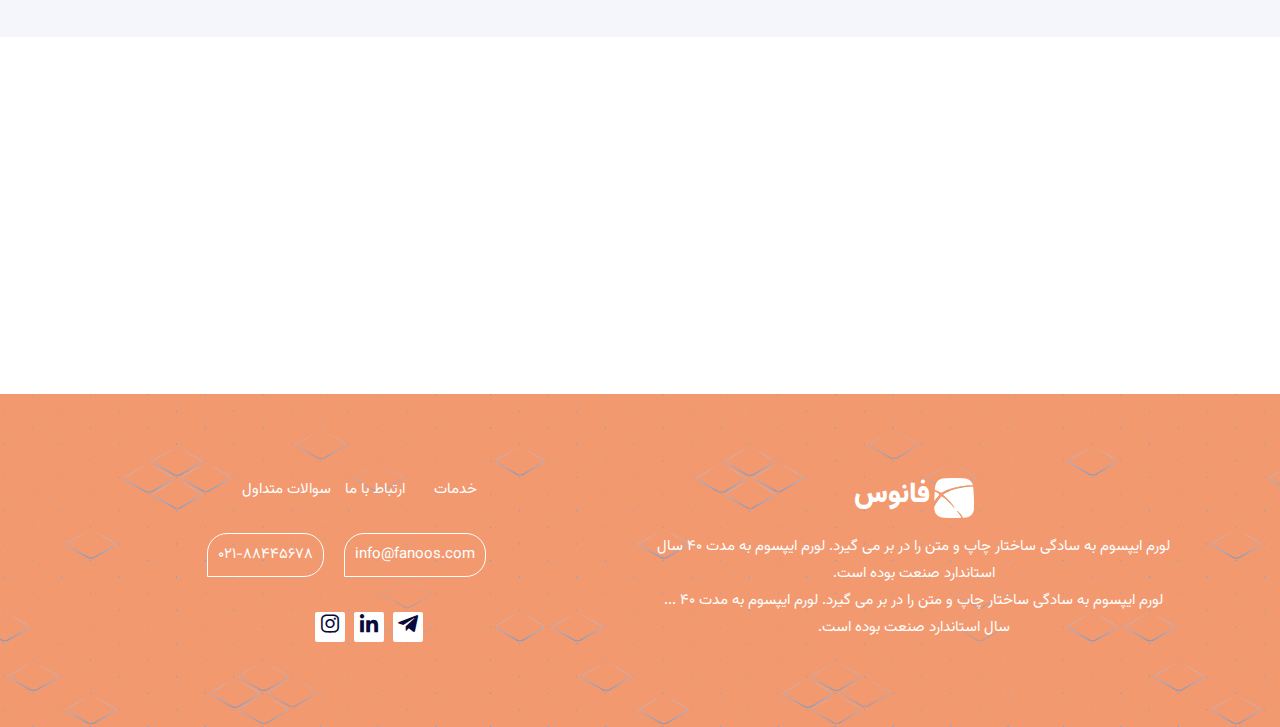
<file: rtl-fanoos-2/academy.html>
﻿<!doctype html>
<html lang="fa">
    
<head>
        <!-- Required meta tags -->
        <meta charset="utf-8">
        <meta name="viewport" content="width=device-width, initial-scale=1, shrink-to-fit=no">
        <meta name="keywords" content="HTML5,CSS3,HTML,Template,multi-page,Strax - IT & SaaS Startups HTML Template" >
        <meta name="description" content="Strax - IT & SaaS Startups HTML Template">
        <meta name="author" content="Barat Hadian">

        <!-- Bootstrap Min CSS -->
        <link rel="stylesheet" href="assets/css/bootstrap.min.css">
        <!-- Animate Min CSS -->
        <link rel="stylesheet" href="assets/css/animate.min.css">
        <!-- BoxIcons Min CSS -->
        <link rel="stylesheet" href="assets/css/boxicons.min.css">
        <!-- Owl Carousel Min CSS -->
        <link rel="stylesheet" href="assets/css/owl.carousel.min.css">
        <!-- Odometer Min CSS -->
        <link rel="stylesheet" href="assets/css/odometer.min.css">
        <!-- MeanMenu CSS -->
        <link rel="stylesheet" href="assets/css/meanmenu.css">
        <!-- Magnific Popup Min CSS -->
        <link rel="stylesheet" href="assets/css/magnific-popup.min.css">
        <!-- Style CSS -->
        <link rel="stylesheet" href="assets/css/style.css">
        <!-- RTL CSS -->
        <link rel="stylesheet" href="assets/css/rtl.css">
        <!-- Responsive CSS -->
        <link rel="stylesheet" href="assets/css/responsive.css">

        <title>فانوس</title>

        <link rel="icon" type="image/png" href="assets/img/w.png">
    </head>

    <body>
        <!-- Start Preloader Area -->
        <div class="preloader-area">
            <div class="spinner">
                <div class="inner">
                    <div class="disc"></div>
                    <div class="disc"></div>
                    <div class="disc"></div>
                </div>
            </div>
        </div>
        <!-- End Preloader Area -->

        <!-- Start Navbar Area -->
        <div class="navbar-area">
            <div class="spacle-responsive-nav">
              <div class="spacle-responsive-menu">
                <div class="logo">
                  <a href="index.html">
                    <img src="assets/img/maham/w.png" alt="logo">
                  </a>
                </div>
              </div>
            </div>
          
            <div class="spacle-nav" style="height: 75px;">
              <nav class="navbar navbar-expand-md navbar-light">
                <a class="navbar-brand" href="index.html">
                  <img src="assets/img/maham/w.png" alt="logo" style="width: 40px; height: 40px; margin-bottom: 20px; margin-right: 30px;">
                  <span style="color: rgb(255, 255, 255); margin-top: 20%;">فانوس</span>
                </a>
          
                <button class="navbar-toggler" type="button" data-toggle="collapse" data-target="#navbarSupportedContent" aria-controls="navbarSupportedContent" aria-expanded="false" aria-label="Toggle navigation">
                  <span class="navbar-toggler-icon"></span>
                </button>
          
                <div class="collapse navbar-collapse mean-menu" id="navbarSupportedContent">
                  <ul class="navbar-nav">
                    <li class="nav-item">
                      <a href="index.html" class="nav-link"> خدمات <i class=""></i> </a>
                    </li>
                    <li class="nav-item">
                      <a href="experience.html" class="nav-link">تجربه ها</a>
                    </li>
                    <li class="nav-item">
                      <a href="#" class="nav-link">مشتریان</a>
                    </li>
                    <li class="nav-item">
                      <a href="#" class="nav-link">مشاوره <i class="bx"></i></a>
                    </li>
                    <li class="nav-item">
                      <a href="academy.html" class="nav-link">آکادمی <i class="bx"></i></a>
                    </li>
                    <li class="nav-item">
                      <a href="article.html" class="nav-link">مقالات <i class="bx"></i></a>
                    </li>
                    <li class="nav-item">
                      <a href="about.html" class="nav-link">درباره ما</a>
                    </li>
                    <li style="position: relative; align-items: end;justify-content: end;">
                      <a class="" href="contact.html" style="background-color: transparent; cursor: pointer; color: white; padding: 10px 10px;margin-right: 3rem;  margin-top: 15px; text-decoration: none; border-radius: 20px 20px 20px 0px; border: 1px solid; position: relative; display: inline-block; overflow: hidden;">
                        <img src="./assets/img/تماس با ما.png" alt="" style="vertical-align: middle; margin-right: 5px;"> <!-- عکس داخل دکمه -->
                        تماس با ما
                      </a>
                    </li>
                  </ul>
                </div>
              </nav>
            </div>
          </div>
        <!-- End Navbar Area -->
       
      
        <!-- Start SaaS Main Banner -->
		<div class="saas-banner">
			<div class="d-table">
				<div class="d-table-cell">
					<div class="container max-width-1290">
						<div class="row align-items-center pt-5">
							<div class="col-lg-6 col-md-12">
								<div class="saas-image mt-70">
									<img src="assets/img/saas-shape/arrow.png" class="wow fadeInDown" data-wow-delay="0.6s" alt="arrow">
									<img src="assets/img/saas-shape/box1.png" class="wow fadeInUp" data-wow-delay="0.6s" alt="box1">
									<img src="assets/img/saas-shape/boy1.png" class="wow fadeInLeft" data-wow-delay="0.6s" alt="boy1">
									<img src="assets/img/saas-shape/boy2.png" class="wow zoomIn" data-wow-delay="0.6s" alt="boy2">
									<img src="assets/img/saas-shape/boy3.png" class="wow bounceIn" data-wow-delay="0.6s" alt="boy3">
									<img src="assets/img/saas-shape/digital-screen.png" class="wow fadeInDown" data-wow-delay="0.6s" alt="digital-screen">
									<img src="assets/img/saas-shape/filter1.png" class="wow zoomIn" data-wow-delay="0.6s" alt="filter1">
									<img src="assets/img/saas-shape/filter2.png" class="wow fadeInUp" data-wow-delay="0.6s" alt="filter2">
									<img src="assets/img/saas-shape/filter3.png" class="wow rotateIn" data-wow-delay="0.6s" alt="filter3">
									<img src="assets/img/saas-shape/girl1.png" class="wow fadeInUp" data-wow-delay="0.6s" alt="girl1">
									<img src="assets/img/saas-shape/girl2.png" class="wow zoomIn" data-wow-delay="0.6s" alt="girl2">
									<img src="assets/img/saas-shape/monitor.png" class="wow zoomIn" data-wow-delay="0.6s" alt="monitor">

                                    <!-- Main image -->
									<img src="assets/img/sergey-zolkin-192937-unsplash.png" class="wow zoomIn" data-wow-delay="0.6s" alt="main-image.png">
								</div>
							</div>

							<div class="col-lg-6 col-md-12">
								<div class="hero-content pl-4">
									<h1>آکادمی فانوس</h1>
                                    <p>در آکادمی فانوس با همراهی بهترین اساتید و متخصصان حوزه های روابط عمومی ،دیجیتال مارکتینگ ،تبلیغات آنلاین و تکنولوژی بطور مستمر محتوای به روز و آموزسی تولید میکنیم و در ارتقاء کیفیت آگاهی و دانش در این حوزه ، خود را متعهد میدانیم و این تجربیات و دانش را از این طریق با شما نیز به اشتراک خواهیم گذاشت.</p>
                                    <ul class="button-list">
                                        <a class="customclass2" href="contact.html" style="background-color: #080a3c;border-color: #080a3c;">دسته بندی مطالب </a>
                                        <a class="customclass2 " href="contact.html">عضویت در آکادمی</a>
                                    </ul>
								</div>
							</div>
						</div>
					</div>
				</div>
			</div>

			<div class="shape-rotate rotateme">
                <img src="assets/img/saas-shape/shape-rotate.png" alt="img">
            </div>

            <div id="particles-js"></div>
		</div>
        <form action="/search" method="get">
            <input style="background-color: #ffffff; color: #080a3c; border-color: #f29970; padding: 10px 10px; text-decoration: none; border-radius: 20px 20px 0px 20px; border: 1px solid #adadad; bottom: -15px; padding-left: 30px; margin: 30px;" type="text" name="search" placeholder="جستو در مقالات">
            <i class="bx bx-search" style="position: absolute; left: 10px; top: 50%; transform: translateY(-50%); color: #080a3c;"></i>
            
           
        </form>
		<!-- End SaaS Main Banner -->
        <!-- دسته بندی مطالب آکادمی -->
        <div class="funfacts-inner">
            <h3 style="z-index: 10;text-align: right;">دسته بندی مطالب آکادمی</h3>

            <div class="row">
                <div class="col-lg-2 col-6 col-sm-6">
                    <div class="single-funfacts funfact-style-two wow fadeInLeft" data-wow-delay=".3s">
                        <i class='bx bx-smile'></i>
                        <h3>
                            <span style="direction: ltr;" class="odometer" data-count="850">00</span>
                            <span class="sign-icon">+</span>
                        </h3>
                        <p>مطالب آموزشی</p>
                    </div>
                </div>

                <div class="col-lg-2 col-6 col-sm-6">
                    <div class="single-funfacts funfact-style-two wow fadeInLeft" data-wow-delay=".3s">
                        <i class='bx bx-smile'></i>
                        <h3>
                            <span style="direction: ltr;" class="odometer" data-count="850">00</span>
                            <span class="sign-icon">+</span>
                        </h3>
                        <p>مقاله</p>
                    </div>
                </div>

                <div class="col-lg-2 col-6 col-sm-6">
                    <div class="single-funfacts funfact-style-two wow fadeInLeft" data-wow-delay=".4s">
                        <i class='bx bx-grid-small'></i>
                        <h3>
                            <span style="direction: ltr;" class="odometer" data-count="120">00</span>
                            <span class="sign-icon">+</span>
                        </h3>
                        <p>نوشتار</p>
                    </div>
                </div>

                <div class="col-lg-2 col-6 col-sm-6 wow fadeInLeft" data-wow-delay=".5s">
                    <div class="single-funfacts funfact-style-two">
                        <i class='bx bxs-award'></i>
                        <h3>
                            <span style="direction: ltr;" class="odometer" data-count="50">00</span>
                            <span class="sign-icon">+</span>
                        </h3>
                        <p>پادکست و گفتگو</p>
                    </div>
                </div>
                <div class="col-lg-2 col-6 col-sm-6 wow fadeInLeft" data-wow-delay=".5s">
                    <div class="single-funfacts funfact-style-two">
                        <i class='bx bxs-award'></i>
                        <h3>
                            <span style="direction: ltr;" class="odometer" data-count="50">00</span>
                            <span class="sign-icon">+</span>
                        </h3>
                        <p>بررسی کتاب</p>
                    </div>
                </div>
            </div>
        </div>
        <div class="shape-map1"><img src="assets/img/map1.png" alt="image"></div>
        <!-- تازه ترین مطالب -->
        <section class="blog-area ptb-100">
            <div class="container">
                <div class="section-title">
                    <h2>تازه ترین مطالب</h2>
                  
                </div>
                <span style="display: block; font-size: 50px; color: rgb(221, 221, 221); font-weight: 100; text-align: end; align-items: end;">The Latest</span>

                <div class="row">
                    <div class="col-lg-4 col-md-6">
                        <div class="single-blog-post">
                            <div class="post-image">
                                <a href="#"><img src="assets/img/Gradient Map 1.png" alt="image"></a>

                                <div class="date"><i class='bx bx-calendar'></i> 01 دی 1398</div>
                            </div>

                            <div class="post-content">
                                <h3><a href="#">قانون طلایی خرید تلفن به عنوان هدیه</a></h3>

                                <div class="post-info">
                                    <div class="post-by">
                                        <!-- <img src="assets/img/author-image/5.jpg" alt="image"> -->

                                        <!-- <h6>سارا تایلور</h6> -->
                                    </div>

                                    <div class="details-btn">
                                        <a href="#"><i class="bx bx-left-arrow-alt"></i></a>
                                    </div>
                                </div>
                            </div>
                        </div>
                    </div>

                    <div class="col-lg-4 col-md-6">
                        <div class="single-blog-post">
                            <div class="post-image">
                                <a href="#"><img src="assets/img/bench-accounting-49909-unsplash.png" alt="image"></a>

                                <div class="date"><i class='bx bx-calendar'></i> 01 دی 1398</div>
                            </div>

                            <div class="post-content">
                                <h3><a href="#">قانون طلایی خرید تلفن به عنوان هدیه</a></h3>

                                <div class="post-info">
                                    <div class="post-by">
                                        <!-- <img src="assets/img/author-image/5.jpg" alt="image"> -->

                                        <!-- <h6>مایکل جان</h6> -->
                                    </div>
                                       
                                    <div class="details-btn">
                                        <a href="#">
                                            <i class="bx bx-left-arrow-alt"></i>
                                            <!-- ادامه مطالب -->
                                        </a>
                                    </div>
                                    
                                </div>
                            </div>
                        </div>
                    </div>

                    <div class="col-lg-4 col-md-6 offset-lg-0 offset-md-3">
                        <div class="single-blog-post">
                            <div class="post-image">
                                <a href="#"><img src="assets/img/sergey-zolkin-192937-unsplash.png" alt="image"></a>

                                <div class="date"><i class='bx bx-calendar'></i> 01 دی 1398</div>
                            </div>

                            <div class="post-content">
                                <h3><a href="#">قانون طلایی خرید تلفن به عنوان هدیه</a></h3>

                                <div class="post-info">
                                    <div class="post-by">
                                        <!-- <img src="assets/img/author-image/6.jpg\" alt="image"> -->

                                        <!-- <h6>لوکی اوا</h6> -->
                                    </div>

                                    <div class="details-btn">
                                        <a href="#"><i class="bx bx-left-arrow-alt"></i></a>
                                    </div>
                                </div>
                            </div>
                        </div>
                    </div>

                    <!-- <div class="col-lg-12 col-md-12">
                        <div class="blog-notes">
                           <p>بینش برای کمک به شما در انجام آنچه انجام می دهید بهتر ، سریعتر و سود آور است. <a href="#">وبلاگ را کامل بخوانید</a></p>
                        </div>
                    </div> -->
                </div>
            </div>
        </section>
        <!-- Start Features Area -->
        <section class="services-area bg-left-color bg-left-shape bg-f4f6fc ptb-100">
            <div class="container-fluid">
                <div class="row align-items-center">
                    <div class="services-image wow fadeInLeft" data-wow-delay=".3s">
                        <div class="image">
                            <img src="assets/img/services-image/service4.png" alt="image">
                        </div>
                    </div>

                    <div class="services-content it-service-content">
                        <div class="content">
                            <div class="icon">
                                <!-- <img src="assets/img/icon1.png" alt="image"> -->
                            </div>
                            <h2>دوره های آموزشی</h2>
                            <p>
                                باکمی وقت و حوصله و اراده، تخصصی ترین مطالب و مهارت های موردنیاز مدیریت کسب و کار را در آکادمی فانوس در قالب دوره های یک پارچه و جامع فرا گیرید.
                            </p>

                            <div class="row">
                                <div class="col-sm-6">
                                    <div class="feature-box">
                                        <i class='bx bxs-badge-check'></i>  
                                        روابط عمومی
                                    </div>
                                </div>
                                <div class="col-sm-6">
                                    <div class="feature-box">
                                        <i class='bx bxs-badge-check'></i> 
                                        سواد رسانه ای

                                    </div>
                                </div>
                                <div class="col-sm-6">
                                    <div class="feature-box">
                                        <i class='bx bxs-badge-check'></i> 
                                        برندینگ
                                    </div>
                                </div>
                                <div class="col-sm-6">
                                    <div class="feature-box">
                                        <i class='bx bxs-badge-check'></i> 
                                        مدیریت منابع
                                    </div>
                                </div>
                              
                            </div>

                            <a href="#" class="default-btn" style="color: #080a3c;margin-right: 70px;">
                                <i class="bx bxs-spreadsheet" style="
                                    background-color: #f29970;
                                    color: #f29970;
                                    padding: 10px 20px;
                                    text-decoration: none;
                                    border-radius: 20px 20px 0px 20px;
                                    border: 1px solid;
                                    position: absolute;
                                    bottom: -15px;
                                    z-index: -1;
                                    padding-left: 10px; 
                                    
                                "></i> 
          
                                 همه دوره ها!
                                <span></span>
                              </a>
                        </div>
                    </div>
                </div>
            </div>
        </section>
     
     
        <!-- End Features Area -->

        <!-- Start Services Area -->
        <!-- پربازدید ترین مطالب -->
        <section class="blog-area ptb-100">
            <div class="container">
                <div class="section-title">
                    <h2>پربازدید ترین مطالب</h2>
                  
                </div>
                <span style="display: block; font-size: 50px; color: rgb(221, 221, 221); font-weight: 100; text-align: end; align-items: end;">The Latest</span>

                <div class="row">
                    <div class="col-lg-4 col-md-6">
                        <div class="single-blog-post">
                            <div class="post-image">
                                <a href="#"><img src="assets/img/Gradient Map 1.png" alt="image"></a>

                                <div class="date"><i class='bx bx-calendar'></i> 01 دی 1398</div>
                            </div>

                            <div class="post-content">
                                <h3><a href="#">قانون طلایی خرید تلفن به عنوان هدیه</a></h3>

                                <div class="post-info">
                                    <div class="post-by">
                                        <!-- <img src="assets/img/author-image/5.jpg" alt="image"> -->

                                        <!-- <h6>سارا تایلور</h6> -->
                                    </div>

                                    <div class="details-btn">
                                        <a href="#"><i class="bx bx-left-arrow-alt"></i></a>
                                    </div>
                                </div>
                            </div>
                        </div>
                    </div>

                    <div class="col-lg-4 col-md-6">
                        <div class="single-blog-post">
                            <div class="post-image">
                                <a href="#"><img src="assets/img/bench-accounting-49909-unsplash.png" alt="image"></a>

                                <div class="date"><i class='bx bx-calendar'></i> 01 دی 1398</div>
                            </div>

                            <div class="post-content">
                                <h3><a href="#">قانون طلایی خرید تلفن به عنوان هدیه</a></h3>

                                <div class="post-info">
                                    <div class="post-by">
                                        <!-- <img src="assets/img/author-image/5.jpg" alt="image"> -->

                                        <!-- <h6>مایکل جان</h6> -->
                                    </div>
                                       
                                    <div class="details-btn">
                                        <a href="#">
                                            <i class="bx bx-left-arrow-alt"></i>
                                            <!-- ادامه مطالب -->
                                        </a>
                                    </div>
                                    
                                </div>
                            </div>
                        </div>
                    </div>

                    <div class="col-lg-4 col-md-6 offset-lg-0 offset-md-3">
                        <div class="single-blog-post">
                            <div class="post-image">
                                <a href="#"><img src="assets/img/sergey-zolkin-192937-unsplash.png" alt="image"></a>

                                <div class="date"><i class='bx bx-calendar'></i> 01 دی 1398</div>
                            </div>

                            <div class="post-content">
                                <h3><a href="#">قانون طلایی خرید تلفن به عنوان هدیه</a></h3>

                                <div class="post-info">
                                    <div class="post-by">
                                        <!-- <img src="assets/img/author-image/6.jpg\" alt="image"> -->

                                        <!-- <h6>لوکی اوا</h6> -->
                                    </div>

                                    <div class="details-btn">
                                        <a href="#"><i class="bx bx-left-arrow-alt"></i></a>
                                    </div>
                                </div>
                            </div>
                        </div>
                    </div>

                    <!-- <div class="col-lg-12 col-md-12">
                        <div class="blog-notes">
                           <p>بینش برای کمک به شما در انجام آنچه انجام می دهید بهتر ، سریعتر و سود آور است. <a href="#">وبلاگ را کامل بخوانید</a></p>
                        </div>
                    </div> -->
                </div>
            </div>
        </section>
        <!-- End Services Area -->
 
        <!-- Start Overview Area -->
        <section class="ptb-100 bg-f4f6fc">
            <!-- <div class="container">
                <div class="section-title">
                    <h2 class="mb-2">بیشتر کاوش کنید</h2>
                    <p>لورم ایپسوم به سادگی ساختار چاپ و متن را در بر می گیرد. لورم ایپسوم به مدت 40 سال استاندارد صنعت بوده است.</p>
                </div>
            </div> -->

            <div class="overview-item wow fadeInUp" data-wow-delay=".2s">
                <div class="container max-width-1290">
                    <div class="row align-items-center">
                        <div class="col-lg-6 col-md-6">
                            <div class="overview-left-img">
                                <img src="assets/img/home-saas/feature2.png" alt="image">
                            </div>
                        </div>

                        <div class="col-lg-6 col-md-6">
                            <div class="overview-content pl-3">
                                <!-- <span class="number">01</span> -->
                                <h1>انتخواب سر دبیر</h1>
                                <h5>ضرورت حضور برند ها در شبکه های اجتماعی</h5>
                                <p>لورم ایپسوم به سادگی ساختار چاپ و متن را در بر می گیرد. لورم ایپسوم به مدت 40 سال استاندارد صنعت بوده است. لورم ایپسوم به سادگی ساختار چاپ و متن را در بر می گیرد. لورم ایپسوم به مدت 40 سال استاندارد صنعت بوده است.</p>
                                <ul>
                                    <li>
                                        <i class='bx bx-badge-check'></i>
                                        طراحی مدرن
                                    </li>
                                    <li>
                                        <i class='bx bx-badge-check'></i>
                                        تماس تصویری نامحدود
                                    </li>
                                    <li>
                                        <i class='bx bx-badge-check'></i>
                                        تماس مورد علاقه
                                    </li>
                                    <li>
                                        <i class='bx bx-badge-check'></i>
                                        فیلتر دوربین
                                    </li>
                                </ul>
                                <a href="#" class="default-btn" style="color: #080a3c;margin-right: 70px;">
                                    <i class="bx bxs-spreadsheet" style="
                                        background-color: #f29970;
                                        color: #f29970;
                                        padding: 10px 20px;
                                        text-decoration: none;
                                        border-radius: 20px 20px 0px 20px;
                                        border: 1px solid;
                                        position: absolute;
                                        bottom: -15px;
                                        z-index: -1;
                                        padding-left: 10px; 
                                        
                                    "></i> 
              
                                    ادامه مطالب!
                                    <span></span>
                                  </a>
                            </div>
                        </div>
                    </div>
                </div>
            </div>
             <!-- عضویت در اکادمی فانوس -->


            <div class="overview-item wow fadeInUp" data-wow-delay=".6s" style="background-color: white; padding-top: 50px;">
                <div class="container max-width-1290">
                    <div class="row align-items-center">
                        <h1 style="margin-bottom: 1%; z-index: 1;">عضویت در آکادمی فانوس</h1>
                        <span style="display: inline-block; font-size: 50px; color: rgb(221, 221, 221); font-weight: 100; padding-right: 40%;">Subscribtion</span>
                        <div class="col-lg-6 col-md-6">
                            <div class="overview-left-img">
                                <img src="assets/img/home-saas/feature4.png" alt="image">
                            </div>
                        </div>
                        

                        <div class="col-lg-6 col-md-6">
                            <div class="overview-content pl-3">
                                <!-- <span class="number">03</span> -->
                                    <p style="color: #f29970;">برای اطلاع از آخرین جلسات آموزشی در آکادمی وبلاگ فانوس عضو شوید!</p>
                                    <p>در آکادمی فانوس با همراهی بهترین اساتید و متخصصان حوزه های روابط عمومی، دیجیتال مارکتینگ تبلیغات آنلاین و تکنولوژِ به طور مستمر محتوای به روز وآموزشی تولید میکنیم و در ارتقعاء کیفیت آگاهی و دانش در این حوزه ، خودرا متعهد میدانیم و این تجربیات و دانش را از این طریق با شما نیز به اشتراک خواهیم گذاشت.</p>
                                    <form action="/search" method="get">
                                        <li>آدرس ایمیل</li>
                                        <input style="background-color: #ffffff; color: #080a3c; border-color: #f29970; padding: 10px 10px; text-decoration: none; border-radius: 20px 20px 0px 20px; border: 1px solid; bottom: -15px; padding-left: 5%;" type="text" name="search" placeholder="ایمیل خودرا وارد کنید            ">


                                     <button class="" style="background-color: #f29970; color: #080a3c; padding: 10px 20px;   
                                     text-decoration: none; border-radius: 20px 20px 0px 20px; border: 1px solid #f29970; bottom: -15px; padding-left: 10px; z-index: 1;" type="submit">ثبت</button>

                                    </form>
                                    
                                <!-- <ul>
                                    <li>
                                        <i class='bx bx-badge-check'></i>
                                        کد حرفه ای
                                    </li>
                                    <li>
                                        <i class='bx bx-badge-check'></i>
                                        تماس تصویری نامحدود
                                    </li>
                                    <li>
                                        <i class='bx bx-badge-check'></i>
                                        افزودن علاقه مندی نخاطبین
                                    </li>
                                    <li>
                                        <i class='bx bx-badge-check'></i>
                                        فیلتر دوربین
                                    </li>
                                    <li>
                                        <i class='bx bx-badge-check'></i>
                                        فرمت کدنویسی
                                    </li>
                                </ul> -->
                                <!-- <a href="#" class="default-btn black-btn">
                                    <i class='bx bxs-arrow-to-left'></i>
                                    بیشتر بدانید
                                    <span></span>
                                </a> -->
                            </div>
                        </div>
                    </div>
                </div>
            </div>
        </section>
        <!-- End Overview Area -->

        <!-- Start Video Presentation Area -->
        <section class="video-presentation-area ptb-100">
            <div class="container">
            

               

                <div class="contact-cta-box mwidth-1000 wow fadeInUp" data-wow-delay=".8s">
                    <h3>سوالی در مورد ما دارید؟</h3>
                    <p>دریغ نکنید با ما تماس بگیرید</p>
                    <a href="#" class="default-btn">
                        <i class="bx bxs-edit-alt"></i>
                        تماس بگیرید
                        <span></span>
                    </a>
                </div>
            </div>

            

        </section>

        <footer class="footer-area">
            <div class="containerss">
              <div class="row">
                <div class="col-lg-6 col-md-6 col-sm-12"> <!-- تغییر اندازه ستون برای رسپانسیو بودن -->
                  <div class="single-footer-widget">
                    <div class="logo" style="text-align: center;"> <!-- تنظیم متن و تصویر به وسط -->
                      <a href="#">
                        <img src="assets/img/w.png" alt="image" style="height: 40px; width: 40px;">
                        <span style="font-size: 28px; font-weight: 900; color: #ffffff;">فانوس</span>
                      </a>
                    </div>
                    <p style="color: #ffffff; text-align: center;"> <!-- تنظیم متن به وسط -->
                      لورم ایپسوم به سادگی ساختار چاپ و متن را در بر می گیرد. لورم ایپسوم به مدت 40 سال استاندارد صنعت بوده است.<br> لورم ایپسوم به
                      سادگی ساختار چاپ و متن را در بر می گیرد. لورم ایپسوم به مدت 40 ... سال استاندارد صنعت بوده است.
                    </p>
                  </div>
                </div>
                <div class="col-lg-6 col-md-6 col-sm-12"> <!-- تغییر اندازه ستون برای رسپانسیو بودن -->
                  <ul style="list-style-type: none; padding: 0; text-align: center;">
                    <li style="display: inline-block; margin-right: 20px;">
                      <a href="services-1.html" style="text-decoration: none; color: white;">خدمات</a>
                    </li>
                    <li style="display: inline-block; margin-right: 20px;">
                      <a href="contact.html" style="text-decoration: none; color: white;">ارتباط با ما</a>
                    </li>
                    <li style="display: inline-block;">
                      <a href="faq.html" style="text-decoration: none; color: white;">سوالات متداول</a>
                    </li>
                  </ul>
          
                  <ul class="button-list" style="text-align: center;"> <!-- تنظیم متن و لینک‌ها به وسط -->
                    <a class="customclass" href="contact.html">info@fanoos.com</a>
                    <a class="customclass" href="contact.html">021-88445678</a>
                  </ul>
          
                  <div class="single-footer-widget">
                    <ul class="social" style="text-align: center;"> <!-- تنظیم آیکون‌های شبکه‌های اجتماعی به وسط -->
                      <li>
                        <a href="https://t.me/fanoosagency" target="_blank"><i class="bx bxl-telegram"></i></a>
                      </li>
                      <li>
                        <a href="https://www.linkedin.com/company/fanoosagency" target="_blank"><i class="bx bxl-linkedin"></i></a>
                      </li>
                      <li>
                        <a href="https://www.instagram.com/fanoosagency.ir?igsh=OWcxdmQxM2h4OWp1" target="_blank"><i class="bx bxl-instagram"></i></a>
                      </li>
                    </ul>
                  </div>
                </div>
              </div>
            </div>
          </footer>
          
        <!-- End Footer Area -->

        <div class="go-top"><i class='bx bx-chevron-up'></i></div>
        
        <!-- jQuery Min JS -->
        <script src="assets/js/jquery.min.js"></script>
        <!-- Popper Min JS -->
        <script src="assets/js/popper.min.js"></script>
        <!-- Bootstrap Min JS -->
        <script src="assets/js/bootstrap.min.js"></script>
        <!-- Magnific Popup Min JS -->
        <script src="assets/js/jquery.magnific-popup.min.js"></script>
        <!-- Appear Min JS -->
        <script src="assets/js/jquery.appear.min.js"></script>
        <!-- Odometer Min JS -->
        <script src="assets/js/odometer.min.js"></script>
        <!-- Owl Carousel Min JS -->
        <script src="assets/js/owl.carousel.min.js"></script>
        <!-- MeanMenu JS -->
        <script src="assets/js/jquery.meanmenu.js"></script>
        <!-- WOW Min JS -->
        <script src="assets/js/wow.min.js"></script>
        <!-- Message Conversation JS -->
        <script src="assets/js/conversation.js"></script>
        <!-- AjaxChimp Min JS -->
        <script src="assets/js/jquery.ajaxchimp.min.js"></script>
        <!-- Form Validator Min JS -->
        <script src="assets/js/form-validator.min.js"></script>
        <!-- Contact Form Min JS -->
        <script src="assets/js/contact-form-script.js"></script>
        <!-- Particles Min JS -->
        <script src="assets/js/particles.min.js"></script>
        <script src="assets/js/coustom-particles.js"></script>
        <!-- Main JS -->
        <script src="assets/js/main.js"></script>
    </body>

</html>
</file>
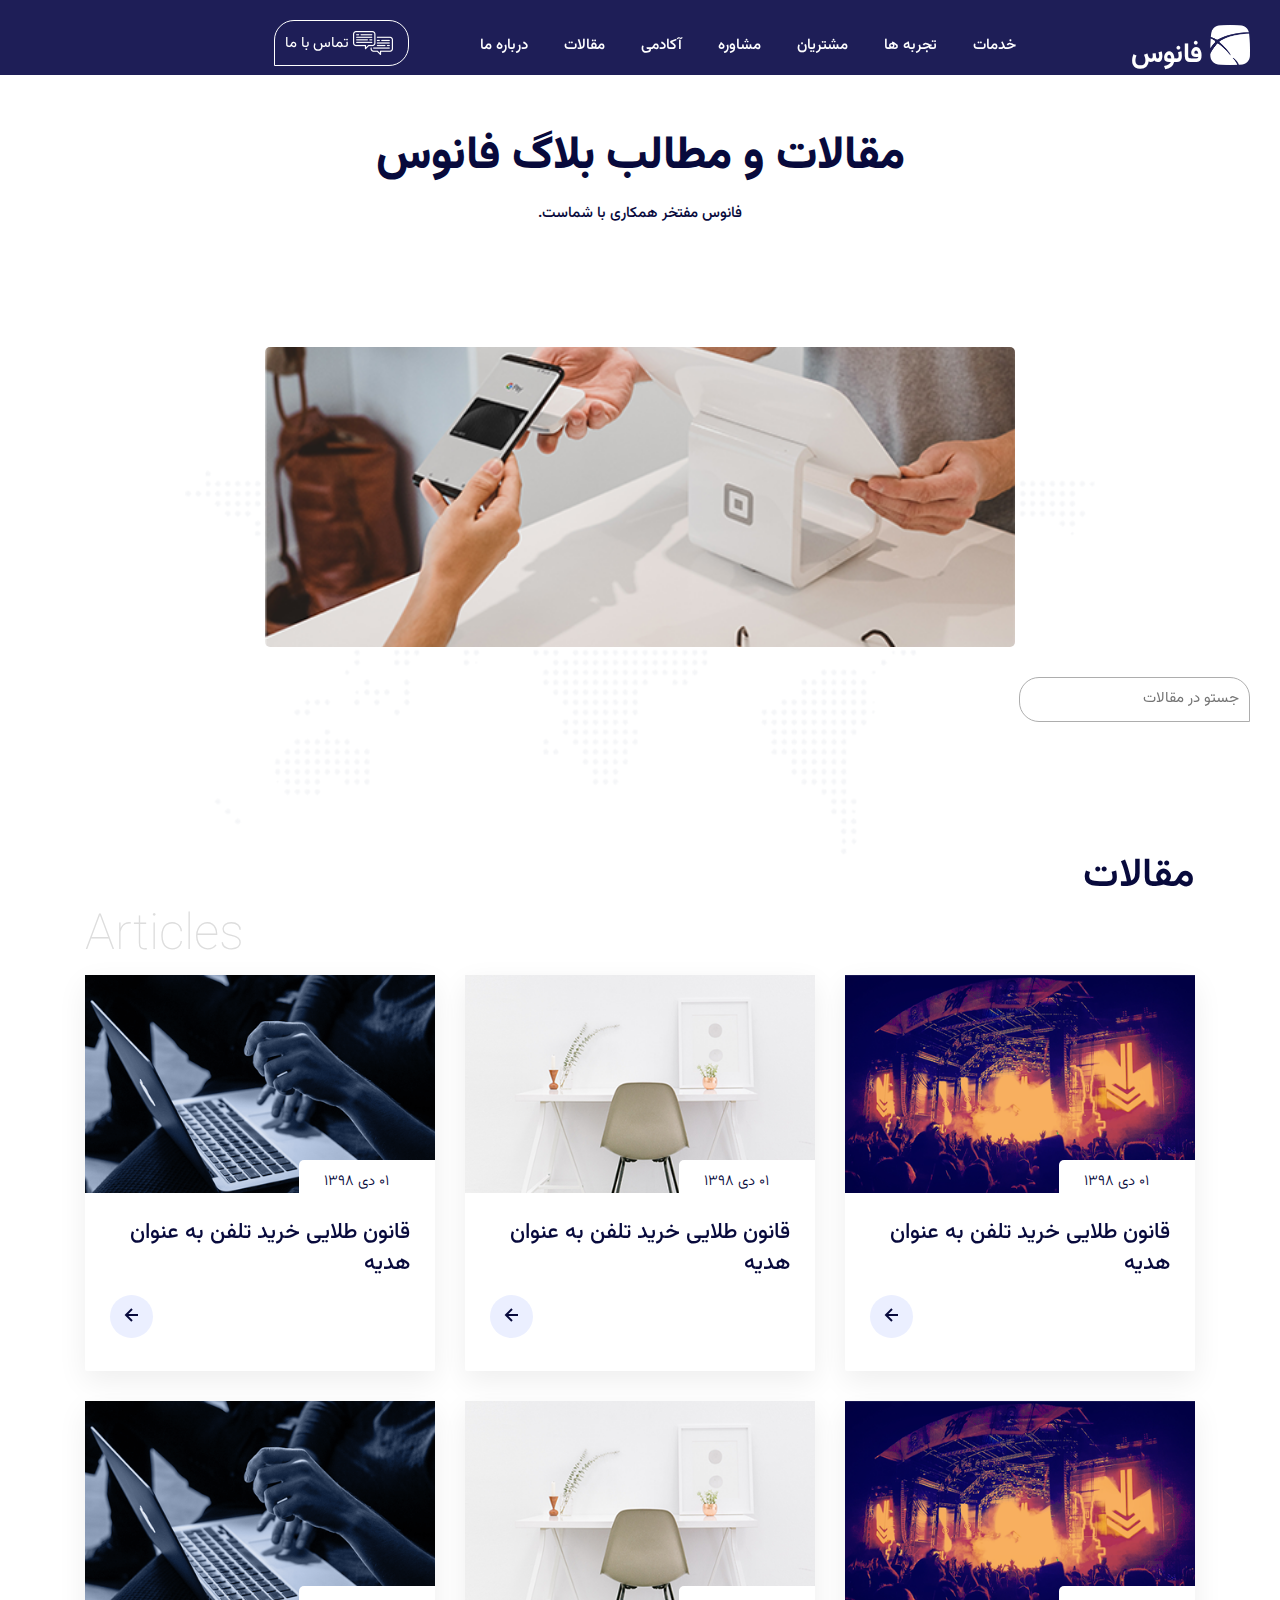
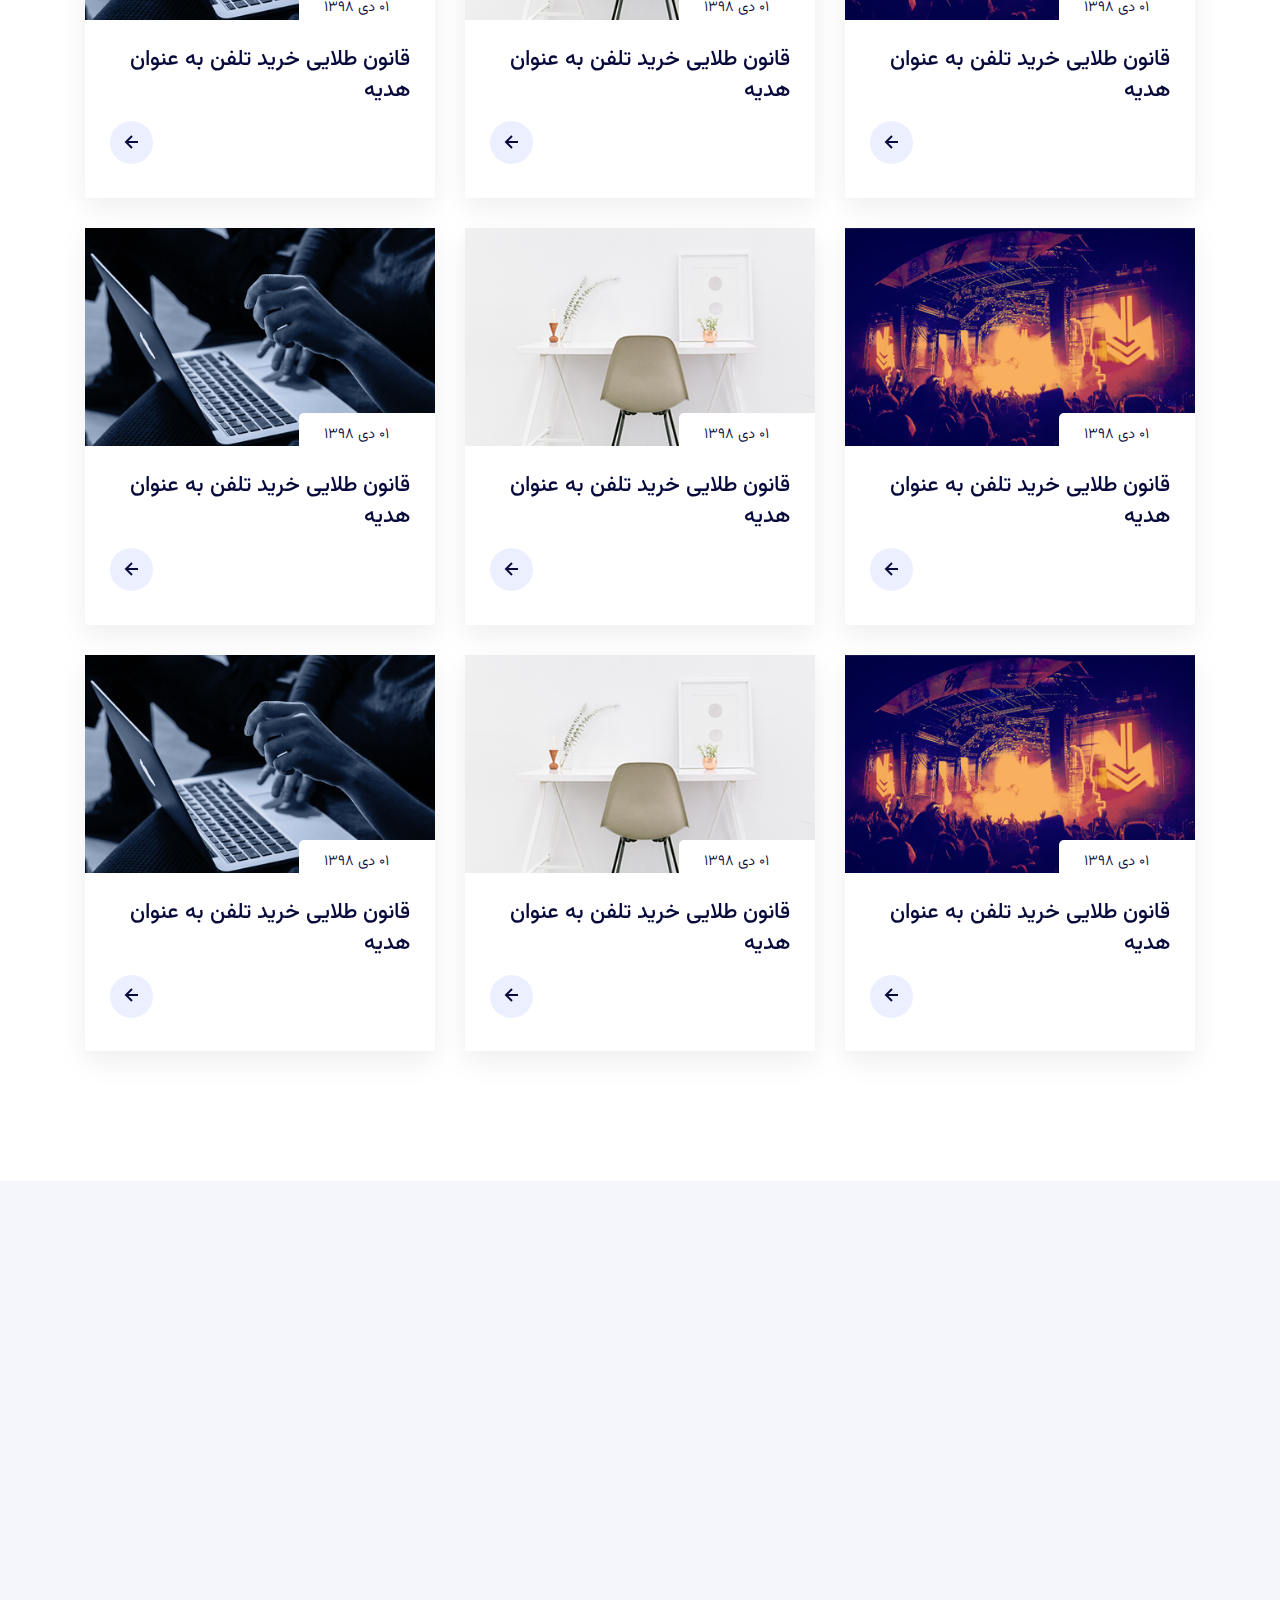
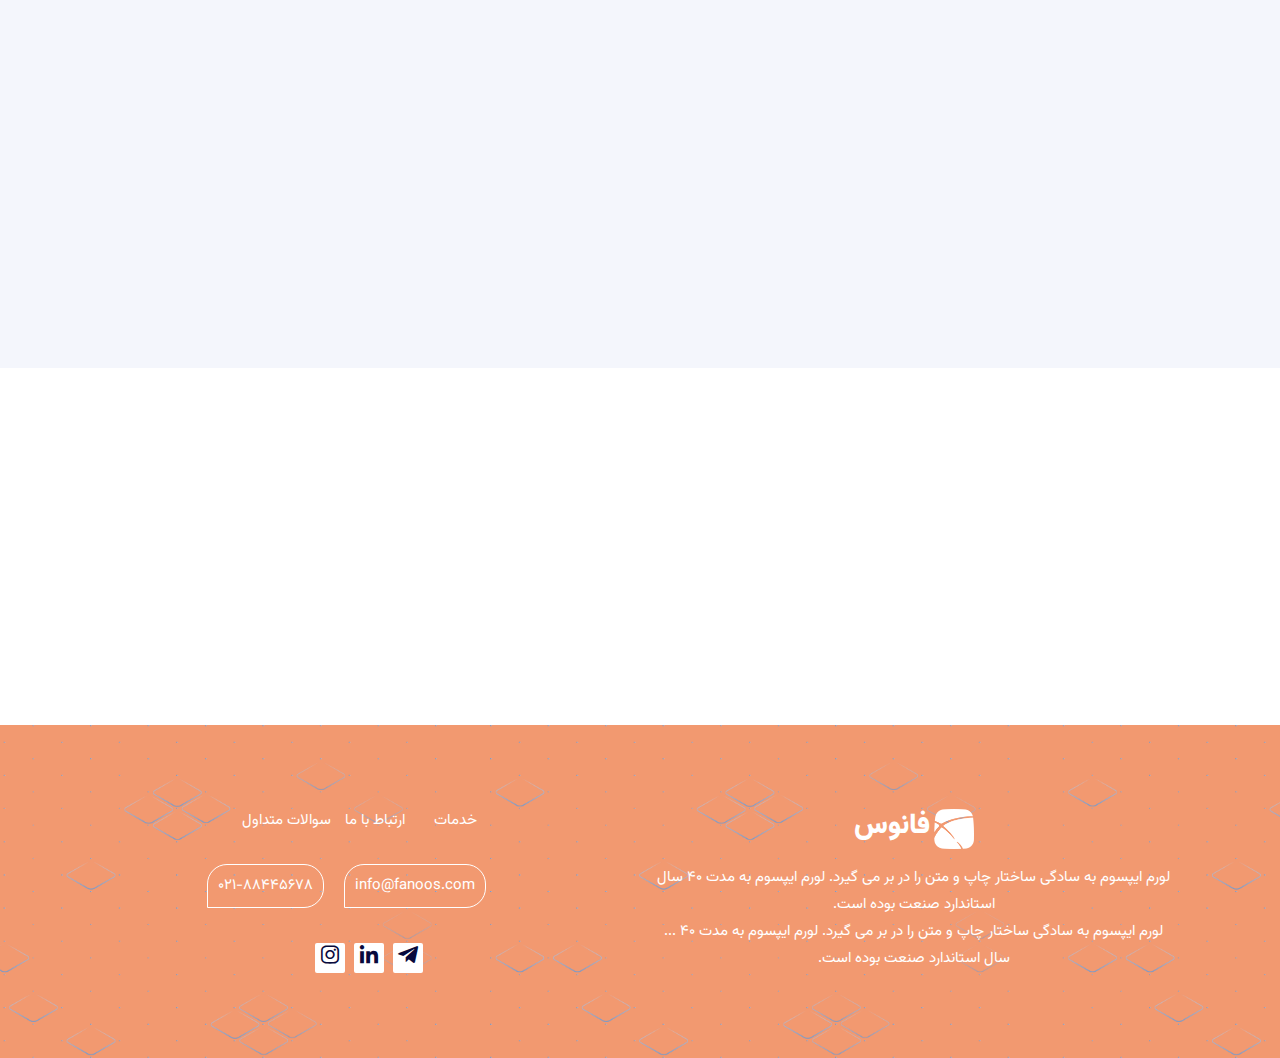
<file: rtl-fanoos-2/article.html>
<!doctype html>
<html lang="fa">
    
<head>
        <!-- Required meta tags -->
        <meta charset="utf-8">
        <meta name="viewport" content="width=device-width, initial-scale=1, shrink-to-fit=no">
        <meta name="keywords" content="HTML5,CSS3,HTML,Template,multi-page,Strax - IT & SaaS Startups HTML Template" >
        <meta name="description" content="Strax - IT & SaaS Startups HTML Template">
        <meta name="author" content="Barat Hadian">

        <!-- Bootstrap Min CSS -->
        <link rel="stylesheet" href="assets/css/bootstrap.min.css">
        <!-- Animate Min CSS -->
        <link rel="stylesheet" href="assets/css/animate.min.css">
        <!-- BoxIcons Min CSS -->
        <link rel="stylesheet" href="assets/css/boxicons.min.css">
        <!-- Owl Carousel Min CSS -->
        <link rel="stylesheet" href="assets/css/owl.carousel.min.css">
        <!-- Odometer Min CSS -->
        <link rel="stylesheet" href="assets/css/odometer.min.css">
        <!-- MeanMenu CSS -->
        <link rel="stylesheet" href="assets/css/meanmenu.css">
        <!-- Magnific Popup Min CSS -->
        <link rel="stylesheet" href="assets/css/magnific-popup.min.css">
        <!-- Style CSS -->
        <link rel="stylesheet" href="assets/css/style.css">
        <!-- RTL CSS -->
        <link rel="stylesheet" href="assets/css/rtl.css">
        <!-- Responsive CSS -->
        <link rel="stylesheet" href="assets/css/responsive.css">

        <title>فانوس</title>

        <link rel="icon" type="image/png" href="assets/img/w.png">
    </head>

    <body>
        <!-- Start Preloader Area -->
        <div class="preloader-area">
            <div class="spinner">
                <div class="inner">
                    <div class="disc"></div>
                    <div class="disc"></div>
                    <div class="disc"></div>
                </div>
            </div>
        </div>
        <!-- End Preloader Area -->

        <!-- Start Navbar Area -->
        <div class="navbar-area">
            <div class="spacle-responsive-nav">
              <div class="spacle-responsive-menu">
                <div class="logo">
                  <a href="index.html">
                    <img src="assets/img/maham/w.png" alt="logo">
                  </a>
                </div>
              </div>
            </div>
          
            <div class="spacle-nav" style="height: 75px;">
              <nav class="navbar navbar-expand-md navbar-light">
                <a class="navbar-brand" href="index.html">
                  <img src="assets/img/maham/w.png" alt="logo" style="width: 40px; height: 40px; margin-bottom: 20px; margin-right: 30px;">
                  <span style="color: rgb(255, 255, 255); margin-top: 20%;">فانوس</span>
                </a>
          
                <button class="navbar-toggler" type="button" data-toggle="collapse" data-target="#navbarSupportedContent" aria-controls="navbarSupportedContent" aria-expanded="false" aria-label="Toggle navigation">
                  <span class="navbar-toggler-icon"></span>
                </button>
          
                <div class="collapse navbar-collapse mean-menu" id="navbarSupportedContent">
                  <ul class="navbar-nav">
                    <li class="nav-item">
                      <a href="index.html" class="nav-link"> خدمات <i class=""></i> </a>
                    </li>
                    <li class="nav-item">
                      <a href="experience.html" class="nav-link">تجربه ها</a>
                    </li>
                    <li class="nav-item">
                      <a href="#" class="nav-link">مشتریان</a>
                    </li>
                    <li class="nav-item">
                      <a href="#" class="nav-link">مشاوره <i class="bx"></i></a>
                    </li>
                    <li class="nav-item">
                      <a href="academy.html" class="nav-link">آکادمی <i class="bx"></i></a>
                    </li>
                    <li class="nav-item">
                      <a href="article.html" class="nav-link">مقالات <i class="bx"></i></a>
                    </li>
                    <li class="nav-item">
                      <a href="about.html" class="nav-link">درباره ما</a>
                    </li>
                    <li style="position: relative; align-items: end;justify-content: end;">
                      <a class="" href="contact.html" style="background-color: transparent; cursor: pointer; color: white; padding: 10px 10px;margin-right: 3rem;  margin-top: 15px; text-decoration: none; border-radius: 20px 20px 20px 0px; border: 1px solid; position: relative; display: inline-block; overflow: hidden;">
                        <img src="./assets/img/تماس با ما.png" alt="" style="vertical-align: middle; margin-right: 5px;"> <!-- عکس داخل دکمه -->
                        تماس با ما
                      </a>
                    </li>
                  </ul>
                </div>
              </nav>
            </div>
          </div>
        <!-- End Navbar Area -->
       
        <div class="page-title-area">
            <div class="container">
              <div class="page-title-content">
              
                <h2 style="color: #080a3c; font-size: 46px; font-weight: 800">
                    مقالات و مطالب بلاگ فانوس

               </h2>
                <p style="color: #080a3c; font-weight: 500">
                  فانوس مفتخر همکاری با شماست.
                </p>
              </div>
            </div>
          </div>
          <!-- <span
            style="
              font-size: 50px;
              color: rgb(221, 221, 221);
              font-weight: 100;
              margin-right: 30%;
            "
            >...Experience & Expertise</span
          > -->
      
          <div
            class="clss video-box"
            style="
              background-image: url('./assets/img/exprenices/clay-banks-XvS-uKUoUao-unsplash.png');
              background-repeat: no-repeat;
              padding-bottom: -10px;
          
            "
      
          >
          </div>
          <form action="/search" method="get">
            <input style="background-color: #ffffff; color: #080a3c; border-color: #f29970; padding: 10px 10px; text-decoration: none; border-radius: 20px 20px 0px 20px; border: 1px solid #adadad; bottom: -15px; padding-left: 30px; margin: 30px;" type="text" name="search" placeholder="جستو در مقالات">
            <!-- <i class="bx bx-search" style="position: absolute; left: 10px; top: 50%; transform: translateY(-50%); color: #080a3c;"></i> -->
            
           
        </form>

        <!-- دسته بندی مطالب آکادمی -->
      
        <div class="shape-map1"><img src="assets/img/map1.png" alt="image"></div>
        <!-- تازه ترین مطالب -->
        <section class="blog-area ptb-100">
            <div class="container">
                <div class="section-title">
                    <h2>مقالات</h2>
                  
                </div>
                <span style="display: block; font-size: 50px; color: rgb(221, 221, 221); font-weight: 100; text-align: end; align-items: end;">Articles</span>

                <div class="row">
                    <div class="col-lg-4 col-md-6">
                        <div class="single-blog-post">
                            <div class="post-image">
                                <a href="#"><img src="assets/img/Gradient Map 1.png" alt="image"></a>

                                <div class="date"><i class='bx bx-calendar'></i> 01 دی 1398</div>
                            </div>

                            <div class="post-content">
                                <h3><a href="#">قانون طلایی خرید تلفن به عنوان هدیه</a></h3>

                                <div class="post-info">
                                    <div class="post-by">
                                        <!-- <img src="assets/img/author-image/5.jpg" alt="image"> -->

                                        <!-- <h6>سارا تایلور</h6> -->
                                    </div>

                                    <div class="details-btn">
                                        <a href="#"><i class="bx bx-left-arrow-alt"></i></a>
                                    </div>
                                </div>
                            </div>
                        </div>
                    </div>

                    <div class="col-lg-4 col-md-6">
                        <div class="single-blog-post">
                            <div class="post-image">
                                <a href="#"><img src="assets/img/bench-accounting-49909-unsplash.png" alt="image"></a>

                                <div class="date"><i class='bx bx-calendar'></i> 01 دی 1398</div>
                            </div>

                            <div class="post-content">
                                <h3><a href="#">قانون طلایی خرید تلفن به عنوان هدیه</a></h3>

                                <div class="post-info">
                                    <div class="post-by">
                                        <!-- <img src="assets/img/author-image/5.jpg" alt="image"> -->

                                        <!-- <h6>مایکل جان</h6> -->
                                    </div>
                                       
                                    <div class="details-btn">
                                        <a href="#">
                                            <i class="bx bx-left-arrow-alt"></i>
                                            <!-- ادامه مطالب -->
                                        </a>
                                    </div>
                                    
                                </div>
                            </div>
                        </div>
                    </div>

                    <div class="col-lg-4 col-md-6 offset-lg-0 offset-md-3">
                        <div class="single-blog-post">
                            <div class="post-image">
                                <a href="#"><img src="assets/img/sergey-zolkin-192937-unsplash.png" alt="image"></a>

                                <div class="date"><i class='bx bx-calendar'></i> 01 دی 1398</div>
                            </div>

                            <div class="post-content">
                                <h3><a href="#">قانون طلایی خرید تلفن به عنوان هدیه</a></h3>

                                <div class="post-info">
                                    <div class="post-by">
                                        <!-- <img src="assets/img/author-image/6.jpg\" alt="image"> -->

                                        <!-- <h6>لوکی اوا</h6> -->
                                    </div>

                                    <div class="details-btn">
                                        <a href="#"><i class="bx bx-left-arrow-alt"></i></a>
                                    </div>
                                </div>
                            </div>
                        </div>
                    </div>

                    <!-- <div class="col-lg-12 col-md-12">
                        <div class="blog-notes">
                           <p>بینش برای کمک به شما در انجام آنچه انجام می دهید بهتر ، سریعتر و سود آور است. <a href="#">وبلاگ را کامل بخوانید</a></p>
                        </div>
                    </div> -->
                </div>
                
                <div class="row">
                    <div class="col-lg-4 col-md-6">
                        <div class="single-blog-post">
                            <div class="post-image">
                                <a href="#"><img src="assets/img/Gradient Map 1.png" alt="image"></a>

                                <div class="date"><i class='bx bx-calendar'></i> 01 دی 1398</div>
                            </div>

                            <div class="post-content">
                                <h3><a href="#">قانون طلایی خرید تلفن به عنوان هدیه</a></h3>

                                <div class="post-info">
                                    <div class="post-by">
                                        <!-- <img src="assets/img/author-image/5.jpg" alt="image"> -->

                                        <!-- <h6>سارا تایلور</h6> -->
                                    </div>

                                    <div class="details-btn">
                                        <a href="#"><i class="bx bx-left-arrow-alt"></i></a>
                                    </div>
                                </div>
                            </div>
                        </div>
                    </div>

                    <div class="col-lg-4 col-md-6">
                        <div class="single-blog-post">
                            <div class="post-image">
                                <a href="#"><img src="assets/img/bench-accounting-49909-unsplash.png" alt="image"></a>

                                <div class="date"><i class='bx bx-calendar'></i> 01 دی 1398</div>
                            </div>

                            <div class="post-content">
                                <h3><a href="#">قانون طلایی خرید تلفن به عنوان هدیه</a></h3>

                                <div class="post-info">
                                    <div class="post-by">
                                        <!-- <img src="assets/img/author-image/5.jpg" alt="image"> -->

                                        <!-- <h6>مایکل جان</h6> -->
                                    </div>
                                       
                                    <div class="details-btn">
                                        <a href="#">
                                            <i class="bx bx-left-arrow-alt"></i>
                                            <!-- ادامه مطالب -->
                                        </a>
                                    </div>
                                    
                                </div>
                            </div>
                        </div>
                    </div>

                    <div class="col-lg-4 col-md-6 offset-lg-0 offset-md-3">
                        <div class="single-blog-post">
                            <div class="post-image">
                                <a href="#"><img src="assets/img/sergey-zolkin-192937-unsplash.png" alt="image"></a>

                                <div class="date"><i class='bx bx-calendar'></i> 01 دی 1398</div>
                            </div>

                            <div class="post-content">
                                <h3><a href="#">قانون طلایی خرید تلفن به عنوان هدیه</a></h3>

                                <div class="post-info">
                                    <div class="post-by">
                                        <!-- <img src="assets/img/author-image/6.jpg\" alt="image"> -->

                                        <!-- <h6>لوکی اوا</h6> -->
                                    </div>

                                    <div class="details-btn">
                                        <a href="#"><i class="bx bx-left-arrow-alt"></i></a>
                                    </div>
                                </div>
                            </div>
                        </div>
                    </div>

                    <!-- <div class="col-lg-12 col-md-12">
                        <div class="blog-notes">
                           <p>بینش برای کمک به شما در انجام آنچه انجام می دهید بهتر ، سریعتر و سود آور است. <a href="#">وبلاگ را کامل بخوانید</a></p>
                        </div>
                    </div> -->
                </div>
                
                <div class="row">
                    <div class="col-lg-4 col-md-6">
                        <div class="single-blog-post">
                            <div class="post-image">
                                <a href="#"><img src="assets/img/Gradient Map 1.png" alt="image"></a>

                                <div class="date"><i class='bx bx-calendar'></i> 01 دی 1398</div>
                            </div>

                            <div class="post-content">
                                <h3><a href="#">قانون طلایی خرید تلفن به عنوان هدیه</a></h3>

                                <div class="post-info">
                                    <div class="post-by">
                                        <!-- <img src="assets/img/author-image/5.jpg" alt="image"> -->

                                        <!-- <h6>سارا تایلور</h6> -->
                                    </div>

                                    <div class="details-btn">
                                        <a href="#"><i class="bx bx-left-arrow-alt"></i></a>
                                    </div>
                                </div>
                            </div>
                        </div>
                    </div>

                    <div class="col-lg-4 col-md-6">
                        <div class="single-blog-post">
                            <div class="post-image">
                                <a href="#"><img src="assets/img/bench-accounting-49909-unsplash.png" alt="image"></a>

                                <div class="date"><i class='bx bx-calendar'></i> 01 دی 1398</div>
                            </div>

                            <div class="post-content">
                                <h3><a href="#">قانون طلایی خرید تلفن به عنوان هدیه</a></h3>

                                <div class="post-info">
                                    <div class="post-by">
                                        <!-- <img src="assets/img/author-image/5.jpg" alt="image"> -->

                                        <!-- <h6>مایکل جان</h6> -->
                                    </div>
                                       
                                    <div class="details-btn">
                                        <a href="#">
                                            <i class="bx bx-left-arrow-alt"></i>
                                            <!-- ادامه مطالب -->
                                        </a>
                                    </div>
                                    
                                </div>
                            </div>
                        </div>
                    </div>

                    <div class="col-lg-4 col-md-6 offset-lg-0 offset-md-3">
                        <div class="single-blog-post">
                            <div class="post-image">
                                <a href="#"><img src="assets/img/sergey-zolkin-192937-unsplash.png" alt="image"></a>

                                <div class="date"><i class='bx bx-calendar'></i> 01 دی 1398</div>
                            </div>

                            <div class="post-content">
                                <h3><a href="#">قانون طلایی خرید تلفن به عنوان هدیه</a></h3>

                                <div class="post-info">
                                    <div class="post-by">
                                        <!-- <img src="assets/img/author-image/6.jpg\" alt="image"> -->

                                        <!-- <h6>لوکی اوا</h6> -->
                                    </div>

                                    <div class="details-btn">
                                        <a href="#"><i class="bx bx-left-arrow-alt"></i></a>
                                    </div>
                                </div>
                            </div>
                        </div>
                    </div>

                    <!-- <div class="col-lg-12 col-md-12">
                        <div class="blog-notes">
                           <p>بینش برای کمک به شما در انجام آنچه انجام می دهید بهتر ، سریعتر و سود آور است. <a href="#">وبلاگ را کامل بخوانید</a></p>
                        </div>
                    </div> -->
                </div>
                
                <div class="row">
                    <div class="col-lg-4 col-md-6">
                        <div class="single-blog-post">
                            <div class="post-image">
                                <a href="#"><img src="assets/img/Gradient Map 1.png" alt="image"></a>

                                <div class="date"><i class='bx bx-calendar'></i> 01 دی 1398</div>
                            </div>

                            <div class="post-content">
                                <h3><a href="#">قانون طلایی خرید تلفن به عنوان هدیه</a></h3>

                                <div class="post-info">
                                    <div class="post-by">
                                        <!-- <img src="assets/img/author-image/5.jpg" alt="image"> -->

                                        <!-- <h6>سارا تایلور</h6> -->
                                    </div>

                                    <div class="details-btn">
                                        <a href="#"><i class="bx bx-left-arrow-alt"></i></a>
                                    </div>
                                </div>
                            </div>
                        </div>
                    </div>

                    <div class="col-lg-4 col-md-6">
                        <div class="single-blog-post">
                            <div class="post-image">
                                <a href="#"><img src="assets/img/bench-accounting-49909-unsplash.png" alt="image"></a>

                                <div class="date"><i class='bx bx-calendar'></i> 01 دی 1398</div>
                            </div>

                            <div class="post-content">
                                <h3><a href="#">قانون طلایی خرید تلفن به عنوان هدیه</a></h3>

                                <div class="post-info">
                                    <div class="post-by">
                                        <!-- <img src="assets/img/author-image/5.jpg" alt="image"> -->

                                        <!-- <h6>مایکل جان</h6> -->
                                    </div>
                                       
                                    <div class="details-btn">
                                        <a href="#">
                                            <i class="bx bx-left-arrow-alt"></i>
                                            <!-- ادامه مطالب -->
                                        </a>
                                    </div>
                                    
                                </div>
                            </div>
                        </div>
                    </div>

                    <div class="col-lg-4 col-md-6 offset-lg-0 offset-md-3">
                        <div class="single-blog-post">
                            <div class="post-image">
                                <a href="#"><img src="assets/img/sergey-zolkin-192937-unsplash.png" alt="image"></a>

                                <div class="date"><i class='bx bx-calendar'></i> 01 دی 1398</div>
                            </div>

                            <div class="post-content">
                                <h3><a href="#">قانون طلایی خرید تلفن به عنوان هدیه</a></h3>

                                <div class="post-info">
                                    <div class="post-by">
                                        <!-- <img src="assets/img/author-image/6.jpg\" alt="image"> -->

                                        <!-- <h6>لوکی اوا</h6> -->
                                    </div>

                                    <div class="details-btn">
                                        <a href="#"><i class="bx bx-left-arrow-alt"></i></a>
                                    </div>
                                </div>
                            </div>
                        </div>
                    </div>

                    <!-- <div class="col-lg-12 col-md-12">
                        <div class="blog-notes">
                           <p>بینش برای کمک به شما در انجام آنچه انجام می دهید بهتر ، سریعتر و سود آور است. <a href="#">وبلاگ را کامل بخوانید</a></p>
                        </div>
                    </div> -->
                </div>
            </div>
        </section>
  
       
 
        <!-- Start Overview Area -->
        <section class="ptb-100 bg-f4f6fc">
          


            <div class="overview-item wow fadeInUp" data-wow-delay=".6s" style="background-color: white; padding-top: 50px;">
                <div class="container max-width-1290">
                    <div class="row align-items-center">
                        <h1 style="margin-bottom: 1%; z-index: 1;">عضویت در آکادمی فانوس</h1>
                        <span style="display: inline-block; font-size: 50px; color: rgb(221, 221, 221); font-weight: 100; padding-right: 40%;">Subscribtion</span>
                        <div class="col-lg-6 col-md-6">
                            <div class="overview-left-img">
                                <img src="assets/img/home-saas/feature4.png" alt="image">
                            </div>
                        </div>
                        

                        <div class="col-lg-6 col-md-6">
                            <div class="overview-content pl-3">
                                <!-- <span class="number">03</span> -->
                                    <p style="color: #f29970;">برای اطلاع از آخرین جلسات آموزشی در آکادمی وبلاگ فانوس عضو شوید!</p>
                                    <p>در آکادمی فانوس با همراهی بهترین اساتید و متخصصان حوزه های روابط عمومی، دیجیتال مارکتینگ تبلیغات آنلاین و تکنولوژِ به طور مستمر محتوای به روز وآموزشی تولید میکنیم و در ارتقعاء کیفیت آگاهی و دانش در این حوزه ، خودرا متعهد میدانیم و این تجربیات و دانش را از این طریق با شما نیز به اشتراک خواهیم گذاشت.</p>
                                    <form action="/search" method="get">
                                        <li>آدرس ایمیل</li>
                                        <input style="background-color: #ffffff; color: #080a3c; border-color: #f29970; padding: 10px 10px; text-decoration: none; border-radius: 20px 20px 0px 20px; border: 1px solid color( rgb(202, 200, 200)); bottom: -15px; padding-left: 5%;" type="text" name="search" placeholder="ایمیل خودرا وارد کنید            ">


                                     <button class="" style="background-color: #f29970; color: #080a3c; padding: 10px 20px;   
                                     text-decoration: none; border-radius: 20px 20px 0px 20px; border: 1px solid #f29970; bottom: -15px; padding-left: 10px; z-index: 1;" type="submit">ثبت</button>

                                    </form>
                                    
                                <!-- <ul>
                                    <li>
                                        <i class='bx bx-badge-check'></i>
                                        کد حرفه ای
                                    </li>
                                    <li>
                                        <i class='bx bx-badge-check'></i>
                                        تماس تصویری نامحدود
                                    </li>
                                    <li>
                                        <i class='bx bx-badge-check'></i>
                                        افزودن علاقه مندی نخاطبین
                                    </li>
                                    <li>
                                        <i class='bx bx-badge-check'></i>
                                        فیلتر دوربین
                                    </li>
                                    <li>
                                        <i class='bx bx-badge-check'></i>
                                        فرمت کدنویسی
                                    </li>
                                </ul> -->
                                <!-- <a href="#" class="default-btn black-btn">
                                    <i class='bx bxs-arrow-to-left'></i>
                                    بیشتر بدانید
                                    <span></span>
                                </a> -->
                            </div>
                        </div>
                    </div>
                </div>
            </div>
        </section>
        <!-- End Overview Area -->

        <!-- Start Video Presentation Area -->
        <section class="video-presentation-area ptb-100">
            <div class="container">
                <!-- <div class="section-title">
                    <h2>ویدیوهای ما را تماشا کنید</h2>
                </div>

                <div class="video-box">
                    <img src="assets/img/video-bg.jpg" class="main-image" alt="image">

                    <a href="https://www.youtube.com/watch?v=0gv7OC9L2s8" class="video-btn popup-youtube">
                        <i class="bx bx-play"></i>
                    </a>

                    <div class="shape1"><img src="assets/img/shape/1.png" alt="image"></div>
                    <div class="shape2"><img src="assets/img/shape/2.png" alt="image"></div>
                    <div class="shape3"><img src="assets/img/shape/3.png" alt="image"></div>
                    <div class="shape4"><img src="assets/img/shape/4.png" alt="image"></div>
                    <div class="shape5"><img src="assets/img/shape/5.png" alt="image"></div>
                    <div class="shape6"><img src="assets/img/shape/6.png" alt="image"></div>
                </div> -->

               

                <div class="contact-cta-box mwidth-1000 wow fadeInUp" data-wow-delay=".8s">
                    <h3>سوالی در مورد ما دارید؟</h3>
                    <p>دریغ نکنید با ما تماس بگیرید</p>
                    <a href="#" class="default-btn">
                        <i class="bx bxs-edit-alt"></i>
                        تماس بگیرید
                        <span></span>
                    </a>
                </div>
            </div>

            
            <!-- <div class="shape7"><img src="assets/img/shape/7.png" alt="image"></div>
            <div class="shape8"><img src="assets/img/shape/8.png" alt="image"></div>
            <div class="shape9"><img src="assets/img/shape/9.png" alt="image"></div> -->
        </section>
    

        <!-- Start Footer Area -->
        <footer class="footer-area">
            <div class="containerss">
              <div class="row">
                <div class="col-lg-6 col-md-6 col-sm-12"> <!-- تغییر اندازه ستون برای رسپانسیو بودن -->
                  <div class="single-footer-widget">
                    <div class="logo" style="text-align: center;"> <!-- تنظیم متن و تصویر به وسط -->
                      <a href="#">
                        <img src="assets/img/w.png" alt="image" style="height: 40px; width: 40px;">
                        <span style="font-size: 28px; font-weight: 900; color: #ffffff;">فانوس</span>
                      </a>
                    </div>
                    <p style="color: #ffffff; text-align: center;"> <!-- تنظیم متن به وسط -->
                      لورم ایپسوم به سادگی ساختار چاپ و متن را در بر می گیرد. لورم ایپسوم به مدت 40 سال استاندارد صنعت بوده است.<br> لورم ایپسوم به
                      سادگی ساختار چاپ و متن را در بر می گیرد. لورم ایپسوم به مدت 40 ... سال استاندارد صنعت بوده است.
                    </p>
                  </div>
                </div>
                <div class="col-lg-6 col-md-6 col-sm-12"> <!-- تغییر اندازه ستون برای رسپانسیو بودن -->
                  <ul style="list-style-type: none; padding: 0; text-align: center;">
                    <li style="display: inline-block; margin-right: 20px;">
                      <a href="services-1.html" style="text-decoration: none; color: white;">خدمات</a>
                    </li>
                    <li style="display: inline-block; margin-right: 20px;">
                      <a href="contact.html" style="text-decoration: none; color: white;">ارتباط با ما</a>
                    </li>
                    <li style="display: inline-block;">
                      <a href="faq.html" style="text-decoration: none; color: white;">سوالات متداول</a>
                    </li>
                  </ul>
          
                  <ul class="button-list" style="text-align: center;"> <!-- تنظیم متن و لینک‌ها به وسط -->
                    <a class="customclass" href="contact.html">info@fanoos.com</a>
                    <a class="customclass" href="contact.html">021-88445678</a>
                  </ul>
          
                  <div class="single-footer-widget">
                    <ul class="social" style="text-align: center;"> <!-- تنظیم آیکون‌های شبکه‌های اجتماعی به وسط -->
                      <li>
                        <a href="https://t.me/fanoosagency" target="_blank"><i class="bx bxl-telegram"></i></a>
                      </li>
                      <li>
                        <a href="https://www.linkedin.com/company/fanoosagency" target="_blank"><i class="bx bxl-linkedin"></i></a>
                      </li>
                      <li>
                        <a href="https://www.instagram.com/fanoosagency.ir?igsh=OWcxdmQxM2h4OWp1" target="_blank"><i class="bx bxl-instagram"></i></a>
                      </li>
                    </ul>
                  </div>
                </div>
              </div>
            </div>
          </footer>
          
        <!-- End Footer Area -->

        <div class="go-top"><i class='bx bx-chevron-up'></i></div>
        
        <!-- jQuery Min JS -->
        <script src="assets/js/jquery.min.js"></script>
        <!-- Popper Min JS -->
        <script src="assets/js/popper.min.js"></script>
        <!-- Bootstrap Min JS -->
        <script src="assets/js/bootstrap.min.js"></script>
        <!-- Magnific Popup Min JS -->
        <script src="assets/js/jquery.magnific-popup.min.js"></script>
        <!-- Appear Min JS -->
        <script src="assets/js/jquery.appear.min.js"></script>
        <!-- Odometer Min JS -->
        <script src="assets/js/odometer.min.js"></script>
        <!-- Owl Carousel Min JS -->
        <script src="assets/js/owl.carousel.min.js"></script>
        <!-- MeanMenu JS -->
        <script src="assets/js/jquery.meanmenu.js"></script>
        <!-- WOW Min JS -->
        <script src="assets/js/wow.min.js"></script>
        <!-- Message Conversation JS -->
        <script src="assets/js/conversation.js"></script>
        <!-- AjaxChimp Min JS -->
        <script src="assets/js/jquery.ajaxchimp.min.js"></script>
        <!-- Form Validator Min JS -->
        <script src="assets/js/form-validator.min.js"></script>
        <!-- Contact Form Min JS -->
        <script src="assets/js/contact-form-script.js"></script>
        <!-- Particles Min JS -->
        <script src="assets/js/particles.min.js"></script>
        <script src="assets/js/coustom-particles.js"></script>
        <!-- Main JS -->
        <script src="assets/js/main.js"></script>
    </body>

</html>
</file>
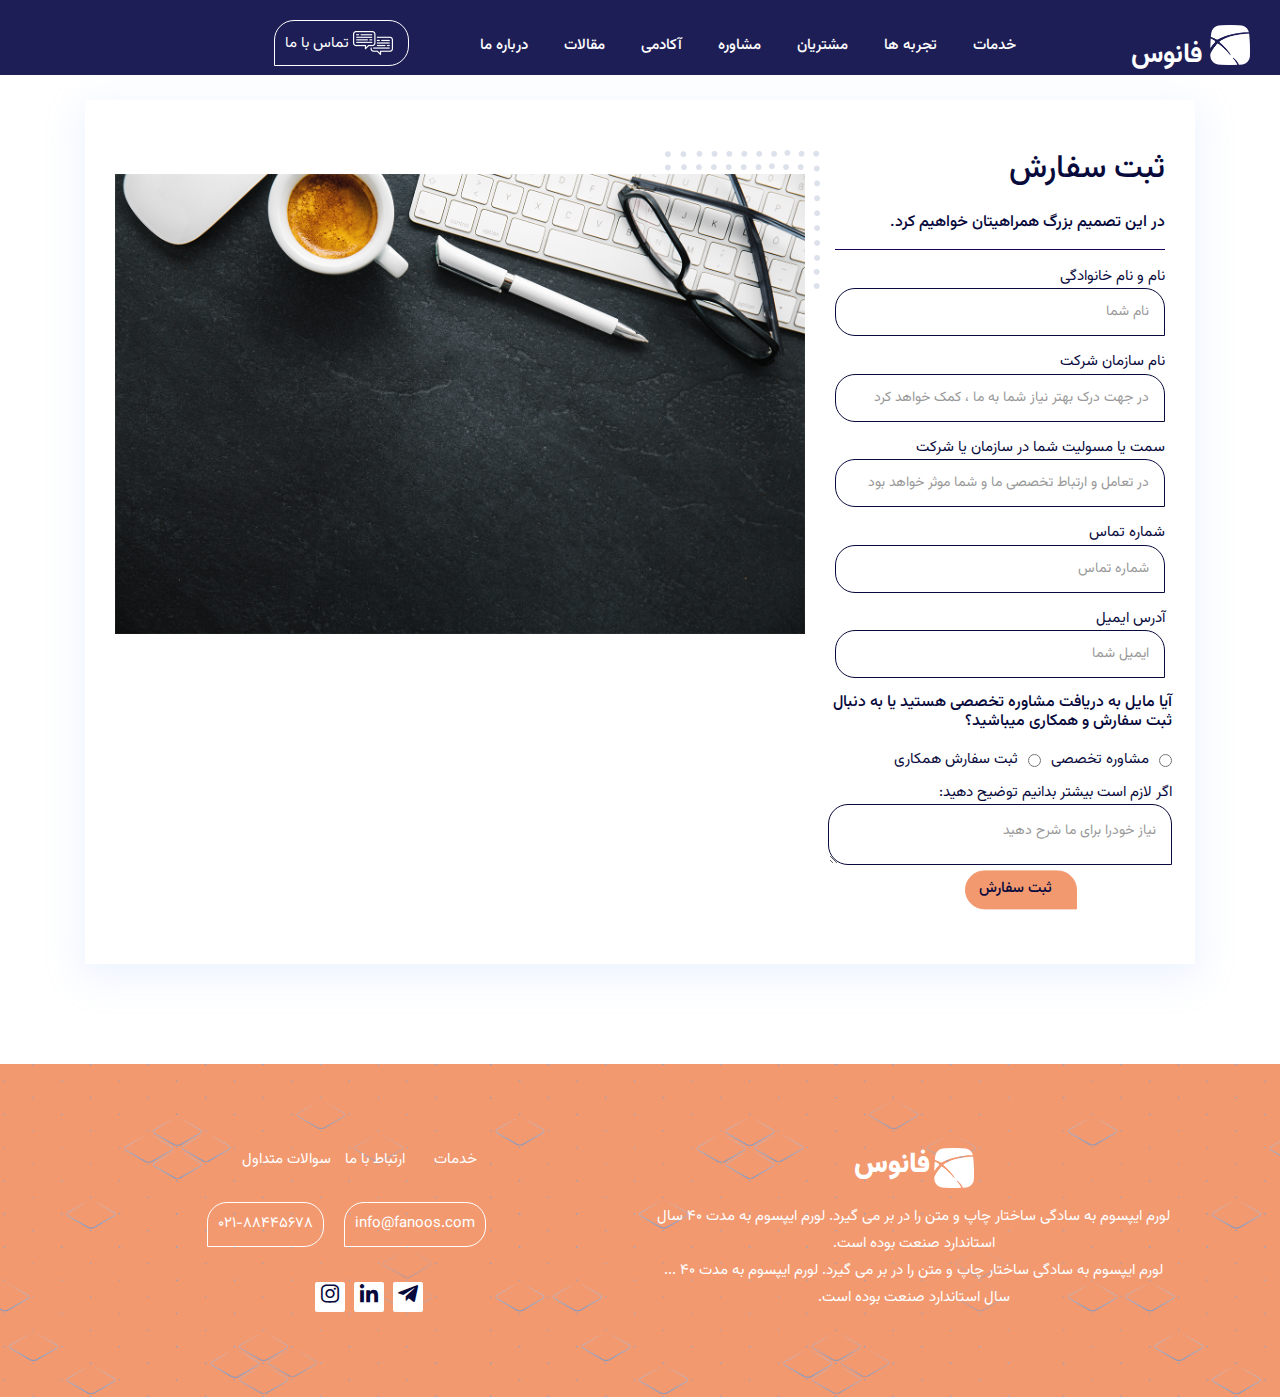
<file: rtl-fanoos-2/contact.html>
﻿<!DOCTYPE html>
<html lang="fa">
  <head>
    <!-- Required meta tags -->
    <meta charset="utf-8" />
    <meta
      name="viewport"
      content="width=device-width, initial-scale=1, shrink-to-fit=no"
    />
    <meta
      name="keywords"
      content="HTML5,CSS3,HTML,Template,multi-page,Strax - IT & SaaS Startups HTML Template"
    />
    <meta
      name="description"
      content="Strax - IT & SaaS Startups HTML Template"
    />
    <meta name="author" content="Barat Hadian" />

    <!-- Bootstrap Min CSS -->
    <link rel="stylesheet" href="assets/css/bootstrap.min.css" />
    <!-- Animate Min CSS -->
    <link rel="stylesheet" href="assets/css/animate.min.css" />
    <!-- BoxIcons Min CSS -->
    <link rel="stylesheet" href="assets/css/boxicons.min.css" />
    <!-- Owl Carousel Min CSS -->
    <link rel="stylesheet" href="assets/css/owl.carousel.min.css" />
    <!-- Odometer Min CSS -->
    <link rel="stylesheet" href="assets/css/odometer.min.css" />
    <!-- MeanMenu CSS -->
    <link rel="stylesheet" href="assets/css/meanmenu.css" />
    <!-- Magnific Popup Min CSS -->
    <link rel="stylesheet" href="assets/css/magnific-popup.min.css" />
    <!-- Style CSS -->
    <link rel="stylesheet" href="assets/css/style.css" />
    <!-- RTL CSS -->
    <link rel="stylesheet" href="assets/css/rtl.css" />
    <!-- Responsive CSS -->
    <link rel="stylesheet" href="assets/css/responsive.css" />
    <link
      rel="stylesheet"
      href="https://cdnjs.cloudflare.com/ajax/libs/font-awesome/5.15.4/css/all.min.css"
    />

    <title>فانوس</title>

    <link rel="icon" type="image/png" href="assets/img/w.png" />
  </head>

  <body>
    <!-- Start Preloader Area -->
    <div class="preloader-area">
      <div class="spinner">
        <div class="inner">
          <div class="disc"></div>
          <div class="disc"></div>
          <div class="disc"></div>
        </div>
      </div>
    </div>
    <!-- End Preloader Area -->

    <!-- Start Navbar Area -->
    <div class="navbar-area">
      <div class="spacle-responsive-nav">
        <div class="spacle-responsive-menu">
          <div class="logo">
            <a href="index.html">
              <img src="assets/img/maham/w.png" alt="logo">
            </a>
          </div>
        </div>
      </div>
    
      <div class="spacle-nav" style="height: 75px;">
        <nav class="navbar navbar-expand-md navbar-light">
          <a class="navbar-brand" href="index.html">
            <img src="assets/img/maham/w.png" alt="logo" style="width: 40px; height: 40px; margin-bottom: 20px; margin-right: 30px;">
            <span style="color: rgb(255, 255, 255); margin-top: 20%;">فانوس</span>
          </a>
    
          <button class="navbar-toggler" type="button" data-toggle="collapse" data-target="#navbarSupportedContent" aria-controls="navbarSupportedContent" aria-expanded="false" aria-label="Toggle navigation">
            <span class="navbar-toggler-icon"></span>
          </button>
    
          <div class="collapse navbar-collapse mean-menu" id="navbarSupportedContent">
            <ul class="navbar-nav">
              <li class="nav-item">
                <a href="index.html" class="nav-link"> خدمات <i class=""></i> </a>
              </li>
              <li class="nav-item">
                <a href="experience.html" class="nav-link">تجربه ها</a>
              </li>
              <li class="nav-item">
                <a href="#" class="nav-link">مشتریان</a>
              </li>
              <li class="nav-item">
                <a href="#" class="nav-link">مشاوره <i class="bx"></i></a>
              </li>
              <li class="nav-item">
                <a href="academy.html" class="nav-link">آکادمی <i class="bx"></i></a>
              </li>
              <li class="nav-item">
                <a href="article.html" class="nav-link">مقالات <i class="bx"></i></a>
              </li>
              <li class="nav-item">
                <a href="about.html" class="nav-link">درباره ما</a>
              </li>
              <li style="position: relative; align-items: end;justify-content: end;">
                <a class="" href="contact.html" style="background-color: transparent; cursor: pointer; color: white; padding: 10px 10px;margin-right: 3rem;  margin-top: 15px; text-decoration: none; border-radius: 20px 20px 20px 0px; border: 1px solid; position: relative; display: inline-block; overflow: hidden;">
                  <img src="./assets/img/تماس با ما.png" alt="" style="vertical-align: middle; margin-right: 5px;"> <!-- عکس داخل دکمه -->
                  تماس با ما
                </a>
              </li>
            </ul>
          </div>
        </nav>
      </div>
    </div>
    <!-- End Navbar Area -->

    <!-- Start Page Title Area -->
    <!-- <div class="page-title-area">
      <div class="container">
        <div class="page-title-content">
          <h2>تماس با ما</h2>
          <p>جهت پشتیبانی تماس بگیرید</p>
        </div>
      </div>
    </div> -->
    <!-- End Page Title Area -->

    <!-- Start Contact Area -->
    <section class="contact-area ptb-100">
      <div class="container">
        <div class="contact-inner">
          <div class="row">
            <div class="col-lg-4 col-md-12">
              <div class="contact-form">
                <h3>ثبت سفارش</h3>
                <h6 >در این تصمیم بزرگ همراهیتان خواهیم کرد.</h6>
                <hr style="color: #080a3c;"/>
                <form id="contactForm">
                  <div class="row">
                    <div class="col-lg-12 col-md-12">
                      <div class="form-group">
                        <span>نام و نام خانوادگی</span>
                        <input
                        style="border-radius: 20px 20px 0px 20px;border-color: #080a3c;"
                          type="text"
                          name="name"
                          id="name"
                          class="form-control"
                          required
                          data-error="نام خود را بنویسید"
                          placeholder="نام شما"
                        />
                        <div class="help-block with-errors"></div>
                      </div>
                    </div>

                    <div class="col-lg-12 col-md-12">
                      <div class="form-group">
                        <span>نام سازمان شرکت</span>

                        <input
                        style="border-radius: 20px 20px 0px 20px;border-color: #080a3c;"
                          type="email"
                          name="email"
                          id="email"
                          class="form-control"
                          required
                          data-error="نام سازمان خود را بنویسید"
                          placeholder="در جهت درک بهتر نیاز شما به ما ، کمک خواهد کرد"
                        />
                        <div class="help-block with-errors"></div>
                      </div>
                    </div>

                    <div class="col-lg-12 col-md-12">
                      <div class="form-group">
                        <span>سمت یا مسولیت شما در سازمان یا شرکت</span>

                        <input
                        style="border-radius: 20px 20px 0px 20px;border-color: #080a3c;"
                          type="text"
                          name="phone_number"
                          id="phone_number"
                          required
                          data-error=" سمت خود را وارد کنید"
                          class="form-control"
                          placeholder="در تعامل و ارتباط تخصصی ما و شما موثر خواهد بود"
                        />
                        <div class="help-block with-errors"></div>
                      </div>
                    </div>

                    <div class="col-lg-12 col-md-12">
                      <div class="form-group">
                        <span>شماره تماس</span>

                        <input
                        style="border-radius: 20px 20px 0px 20px;border-color: #080a3c;"
                          type="text"
                          name="msg_subject"
                          id="msg_subject"
                          class="form-control"
                          required
                          data-error="شماره تماس خود را وارد کنید"
                          placeholder="شماره تماس"
                        />
                        <div class="help-block with-errors"></div>
                      </div>
                    </div>

                    <div class="col-lg-12 col-md-12">
                      <div class="form-group">
                        <span>آدرس ایمیل</span>

                        <input
                        style="border-radius: 20px 20px 0px 20px;border-color: #080a3c;"
                          type="email"
                          name="email"
                          id="email"
                          class="form-control"
                          required
                          data-error="ایمیل خود را بنویسید"
                          placeholder="ایمیل شما"
                        />
                        <div class="help-block with-errors"></div>
                      </div>
                    </div>
                    <h6>
                      آیا مایل به دریافت مشاوره تخصصی هستید یا به دنبال ثبت
                      سفارش و همکاری میباشید؟
                    </h6>
                    <input type="radio" id="red" name="color" value="red" />
                    <label for="red" style="margin: 10px">مشاوره تخصصی </label>
                    <br />

                    <input type="radio" id="green" name="color" value="green" />
                    <label for="green" style="margin: 10px"
                      >ثبت سفارش همکاری</label
                    ><br />
                    <label></label>اگر لازم است بیشتر بدانیم توضیح دهید:<br />
                    <textarea
                      style="border-radius: 20px 20px 0px 20px;border-color: #080a3c;"
                      id="comment"
                      name="comment"
                      type="text"
                      name="text"
                      id="text"
                      class="form-control"
                      required
                      data-error="توضیحات شما"
                      placeholder="نیاز خودرا برای ما شرح دهید"
                    ></textarea
                    ><br />
                    <a
                      href="#"
                      class="default-btn"
                      style="color: #080a3c; margin-right: 70px"
                    >
                      <i
                        class="bx bxs-spreadsheet"
                        style="
                          background-color: #f29970;
                          color: #f29970;
                          padding: 10px 80px;
                          text-decoration: none;
                          border-radius: 20px 20px 0px 20px;
                          border: 1px solid;
                          position: absolute;
                          bottom: -15px;
                          z-index: -1;
                          padding-left: 10px;
                        "
                      ></i>
                      ثبت سفارش
                      <span></span>
                    </a>
                  </div>
                </form>
              </div>
            </div>
            <div class="col-lg-8 col-md-12" style="position: relative">
              <div>
                <img
                  src="./assets/img/18.png"
                  alt=""
                  style="position: absolute; top: 0; right: 0; z-index:0"
                />
              </div>
              <img
                src="./assets/img/مشاوره.png"
                style="
                  height: max-content;
                  position: relative;
                  z-index: 0;
                  padding-top: 24px;
                  background-size: contain;
                "
                alt=""
              />

              <p
                style="
                  position: absolute;
                  top: 530px;
                  color: rgb(255, 255, 255);
                "
              >
                لورم ایپسوم به سادگی ساختار چاپ و متن را در بر می گیرد. لورم
                ایپسوم به مدت 40 سال استاندارد صنعت بوده است. لورم ایپسوم به
                سادگی ساختار چاپ و متن را در بر می گیرد. لورم ایپسوم به مدت 40
                سال استاندارد صنعت بوده است.
              </p>

              <!-- Content goes here -->
            </div>
          </div>
        </div>
      </div>
    </section>
    <!-- End Contact Area -->



    <!-- Start Footer Area -->
    <footer class="footer-area">
      <div class="containerss">
        <div class="row">
          <div class="col-lg-6 col-md-6 col-sm-12"> <!-- تغییر اندازه ستون برای رسپانسیو بودن -->
            <div class="single-footer-widget">
              <div class="logo" style="text-align: center;"> <!-- تنظیم متن و تصویر به وسط -->
                <a href="#">
                  <img src="assets/img/w.png" alt="image" style="height: 40px; width: 40px;">
                  <span style="font-size: 28px; font-weight: 900; color: #ffffff;">فانوس</span>
                </a>
              </div>
              <p style="color: #ffffff; text-align: center;"> <!-- تنظیم متن به وسط -->
                لورم ایپسوم به سادگی ساختار چاپ و متن را در بر می گیرد. لورم ایپسوم به مدت 40 سال استاندارد صنعت بوده است.<br> لورم ایپسوم به
                سادگی ساختار چاپ و متن را در بر می گیرد. لورم ایپسوم به مدت 40 ... سال استاندارد صنعت بوده است.
              </p>
            </div>
          </div>
          <div class="col-lg-6 col-md-6 col-sm-12"> <!-- تغییر اندازه ستون برای رسپانسیو بودن -->
            <ul style="list-style-type: none; padding: 0; text-align: center;">
              <li style="display: inline-block; margin-right: 20px;">
                <a href="services-1.html" style="text-decoration: none; color: white;">خدمات</a>
              </li>
              <li style="display: inline-block; margin-right: 20px;">
                <a href="contact.html" style="text-decoration: none; color: white;">ارتباط با ما</a>
              </li>
              <li style="display: inline-block;">
                <a href="faq.html" style="text-decoration: none; color: white;">سوالات متداول</a>
              </li>
            </ul>
    
            <ul class="button-list" style="text-align: center;"> <!-- تنظیم متن و لینک‌ها به وسط -->
              <a class="customclass" href="contact.html">info@fanoos.com</a>
              <a class="customclass" href="contact.html">021-88445678</a>
            </ul>
    
            <div class="single-footer-widget">
              <ul class="social" style="text-align: center;"> <!-- تنظیم آیکون‌های شبکه‌های اجتماعی به وسط -->
                <li>
                  <a href="https://t.me/fanoosagency" target="_blank"><i class="bx bxl-telegram"></i></a>
                </li>
                <li>
                  <a href="https://www.linkedin.com/company/fanoosagency" target="_blank"><i class="bx bxl-linkedin"></i></a>
                </li>
                <li>
                  <a href="https://www.instagram.com/fanoosagency.ir?igsh=OWcxdmQxM2h4OWp1" target="_blank"><i class="bx bxl-instagram"></i></a>
                </li>
              </ul>
            </div>
          </div>
        </div>
      </div>
    </footer>
    
    <!-- End Footer Area -->

    <div class="go-top"><i class="bx bx-chevron-up"></i></div>

    <!-- jQuery Min JS -->
    <script src="assets/js/jquery.min.js"></script>
    <!-- Popper Min JS -->
    <script src="assets/js/popper.min.js"></script>
    <!-- Bootstrap Min JS -->
    <script src="assets/js/bootstrap.min.js"></script>
    <!-- Magnific Popup Min JS -->
    <script src="assets/js/jquery.magnific-popup.min.js"></script>
    <!-- Appear Min JS -->
    <script src="assets/js/jquery.appear.min.js"></script>
    <!-- Odometer Min JS -->
    <script src="assets/js/odometer.min.js"></script>
    <!-- Owl Carousel Min JS -->
    <script src="assets/js/owl.carousel.min.js"></script>
    <!-- MeanMenu JS -->
    <script src="assets/js/jquery.meanmenu.js"></script>
    <!-- WOW Min JS -->
    <script src="assets/js/wow.min.js"></script>
    <!-- Message Conversation JS -->
    <script src="assets/js/conversation.js"></script>
    <!-- AjaxChimp Min JS -->
    <script src="assets/js/jquery.ajaxchimp.min.js"></script>
    <!-- Form Validator Min JS -->
    <script src="assets/js/form-validator.min.js"></script>
    <!-- Contact Form Min JS -->
    <script src="assets/js/contact-form-script.js"></script>
    <!-- Particles Min JS -->
    <script src="assets/js/particles.min.js"></script>
    <script src="assets/js/coustom-particles.js"></script>
    <!-- Main JS -->
    <script src="assets/js/main.js"></script>
  </body>
</html>
</file>
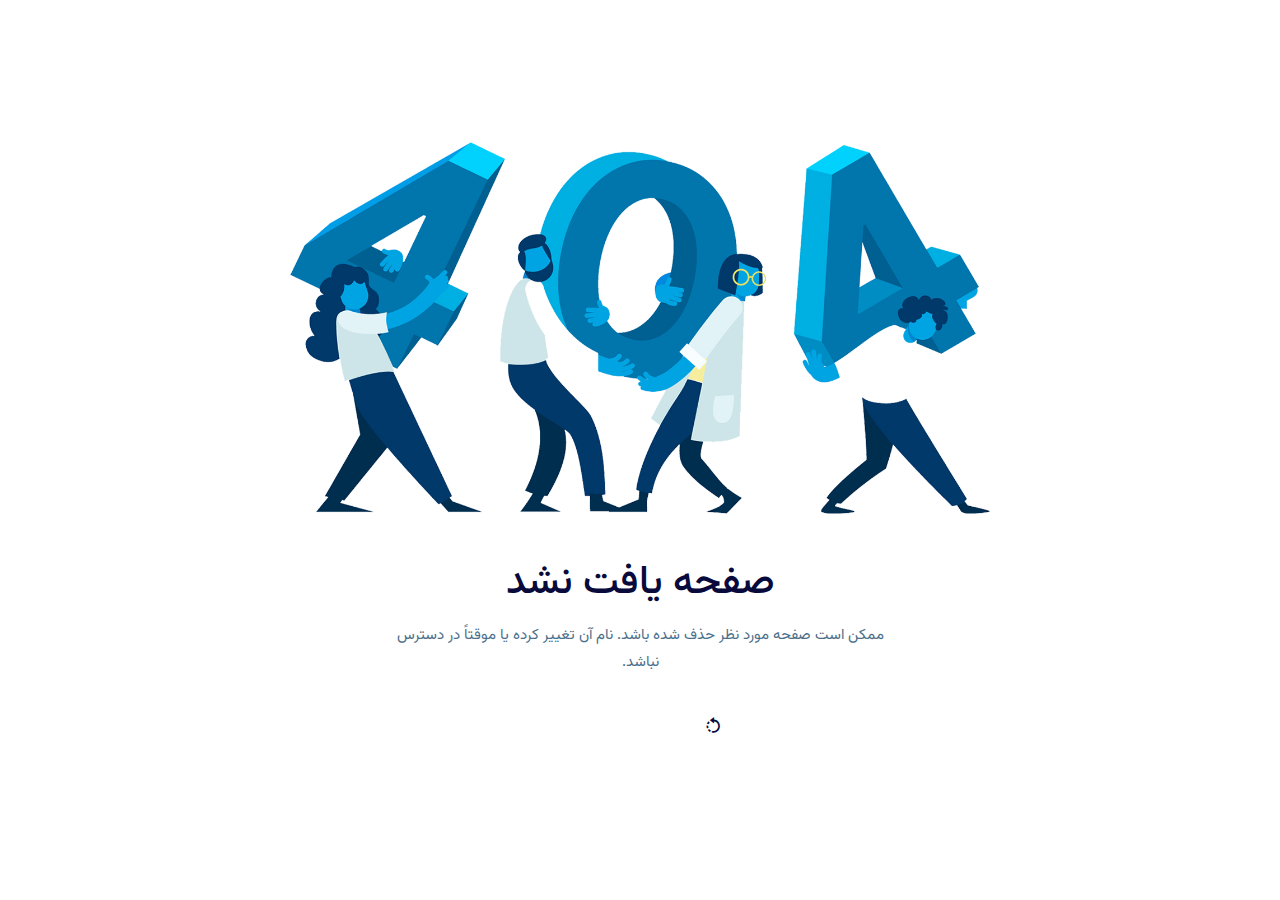
<file: rtl-fanoos-2/error-404.html>
﻿<!doctype html>
<html lang="fa">
    
<head>
        <!-- Required meta tags -->
        <meta charset="utf-8">
        <meta name="viewport" content="width=device-width, initial-scale=1, shrink-to-fit=no">
        <meta name="keywords" content="HTML5,CSS3,HTML,Template,multi-page,Strax - IT & SaaS Startups HTML Template" >
        <meta name="description" content="Strax - IT & SaaS Startups HTML Template">
        <meta name="author" content="Barat Hadian">

        <!-- Bootstrap Min CSS -->
        <link rel="stylesheet" href="assets/css/bootstrap.min.css">
        <!-- Animate Min CSS -->
        <link rel="stylesheet" href="assets/css/animate.min.css">
        <!-- BoxIcons Min CSS -->
        <link rel="stylesheet" href="assets/css/boxicons.min.css">
        <!-- Owl Carousel Min CSS -->
        <link rel="stylesheet" href="assets/css/owl.carousel.min.css">
        <!-- Odometer Min CSS -->
        <link rel="stylesheet" href="assets/css/odometer.min.css">
        <!-- MeanMenu CSS -->
        <link rel="stylesheet" href="assets/css/meanmenu.css">
        <!-- Magnific Popup Min CSS -->
        <link rel="stylesheet" href="assets/css/magnific-popup.min.css">
        <!-- Style CSS -->
        <link rel="stylesheet" href="assets/css/style.css">
        <!-- RTL CSS -->
        <link rel="stylesheet" href="assets/css/rtl.css">
        <!-- Responsive CSS -->
        <link rel="stylesheet" href="assets/css/responsive.css">

        <title>فانوس</title>

        <link rel="icon" type="image/png" href="assets/img/w.png">
    </head>

    <body>

        <!-- Start Preloader Area -->
        <div class="preloader-area">
            <div class="spinner">
                <div class="inner">
                    <div class="disc"></div>
                    <div class="disc"></div>
                    <div class="disc"></div>
                </div>
            </div>
        </div>
        <!-- End Preloader Area -->

        <!-- Start Error Area -->
		<section class="error-area">
            <div class="d-table">
                <div class="d-table-cell">
                    <div class="container">
                        <div class="error-content">
                            <img src="assets/img/404.png" alt="error">
        
                            <h3>صفحه یافت نشد</h3>
                            <p>ممکن است صفحه مورد نظر حذف شده باشد. نام آن تغییر کرده یا موقتاً در دسترس نباشد.</p>
        
                            <a href="index.html" class="default-btn"><i class='bx bx-rotate-left'></i>بازگشت به صفحه اصلی<span></span></a>
                        </div>
                    </div>
                </div>
            </div>
        </section>
        <!-- End Error Area -->
        
        <!-- jQuery Min JS -->
        <script src="assets/js/jquery.min.js"></script>
        <!-- Popper Min JS -->
        <script src="assets/js/popper.min.js"></script>
        <!-- Bootstrap Min JS -->
        <script src="assets/js/bootstrap.min.js"></script>
        <!-- Magnific Popup Min JS -->
        <script src="assets/js/jquery.magnific-popup.min.js"></script>
        <!-- Appear Min JS -->
        <script src="assets/js/jquery.appear.min.js"></script>
        <!-- Odometer Min JS -->
        <script src="assets/js/odometer.min.js"></script>
        <!-- Owl Carousel Min JS -->
        <script src="assets/js/owl.carousel.min.js"></script>
        <!-- MeanMenu JS -->
        <script src="assets/js/jquery.meanmenu.js"></script>
        <!-- WOW Min JS -->
        <script src="assets/js/wow.min.js"></script>
        <!-- Message Conversation JS -->
        <script src="assets/js/conversation.js"></script>
        <!-- AjaxChimp Min JS -->
        <script src="assets/js/jquery.ajaxchimp.min.js"></script>
        <!-- Form Validator Min JS -->
        <script src="assets/js/form-validator.min.js"></script>
        <!-- Contact Form Min JS -->
        <script src="assets/js/contact-form-script.js"></script>
		<!-- Particles Min JS -->
        <script src="assets/js/particles.min.js"></script>
        <script src="assets/js/coustom-particles.js"></script>
        <!-- Main JS -->
        <script src="assets/js/main.js"></script>
    </body>

</html>
</file>
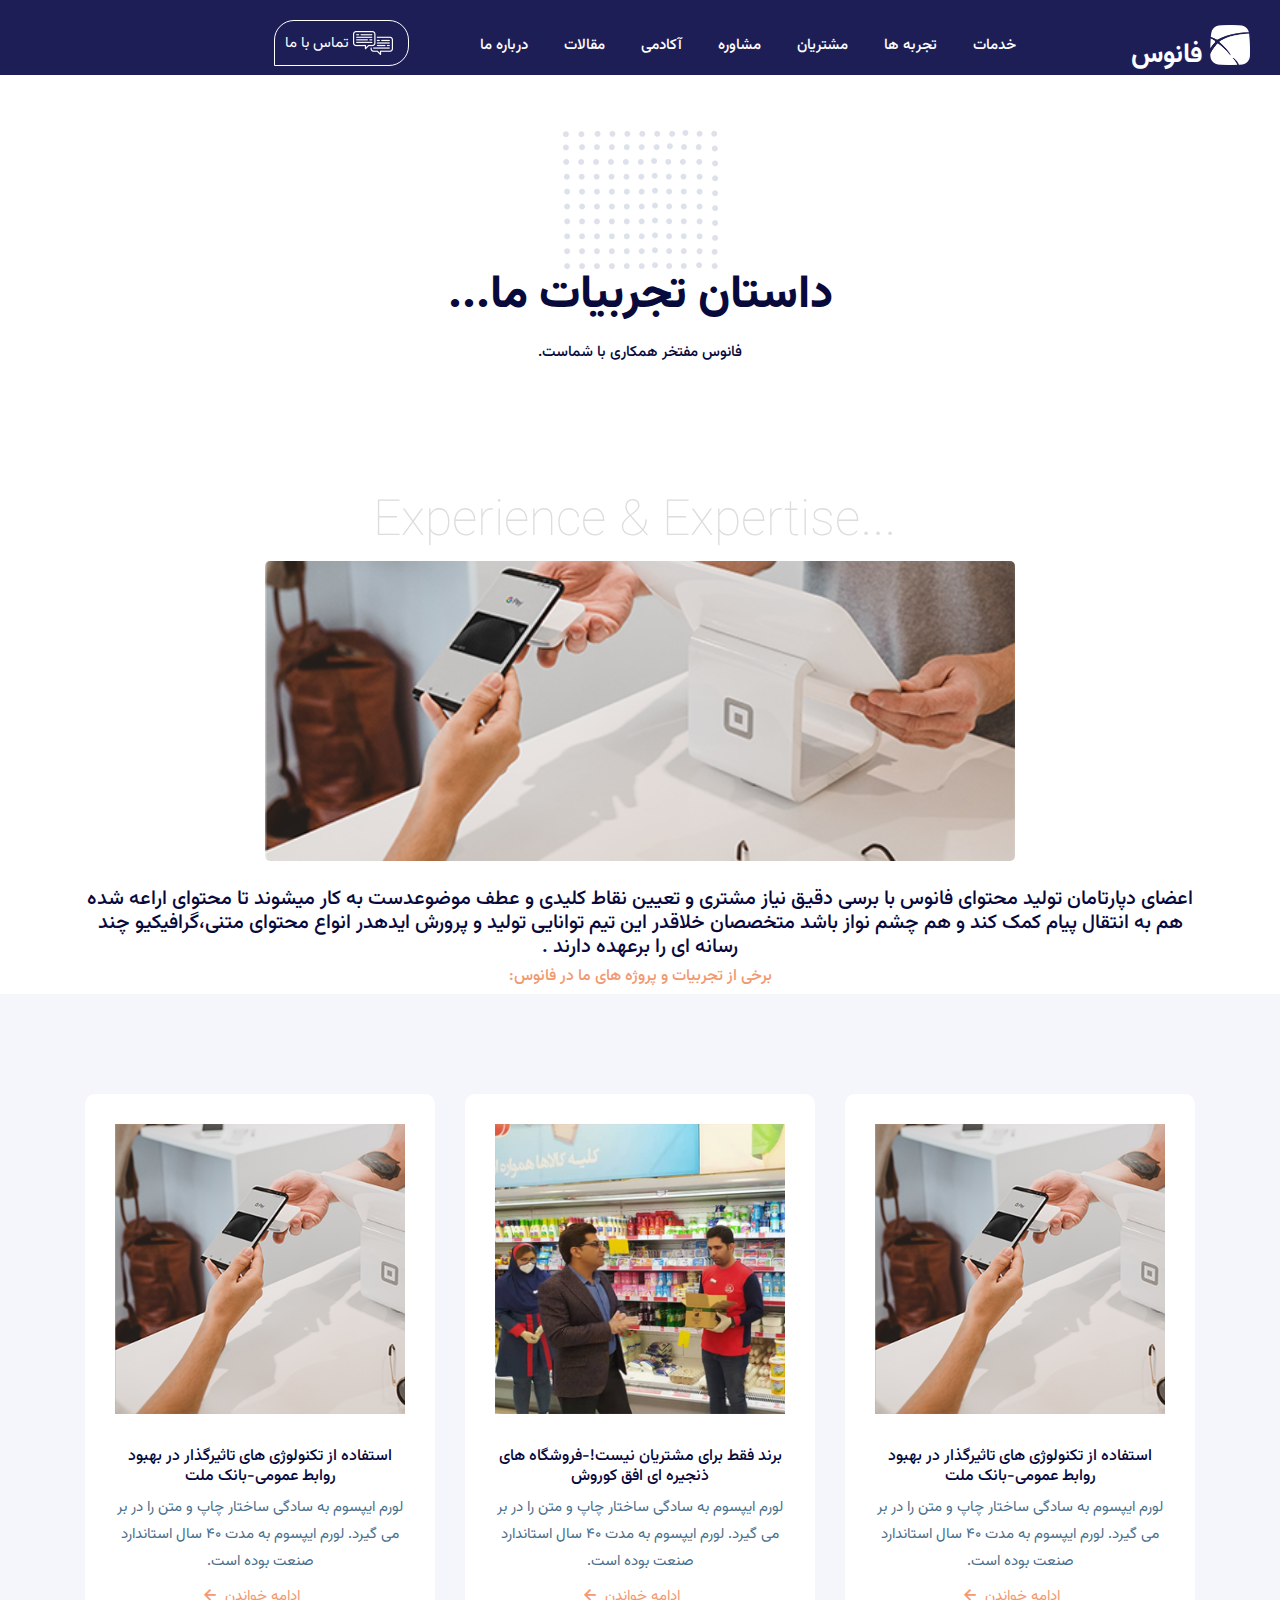
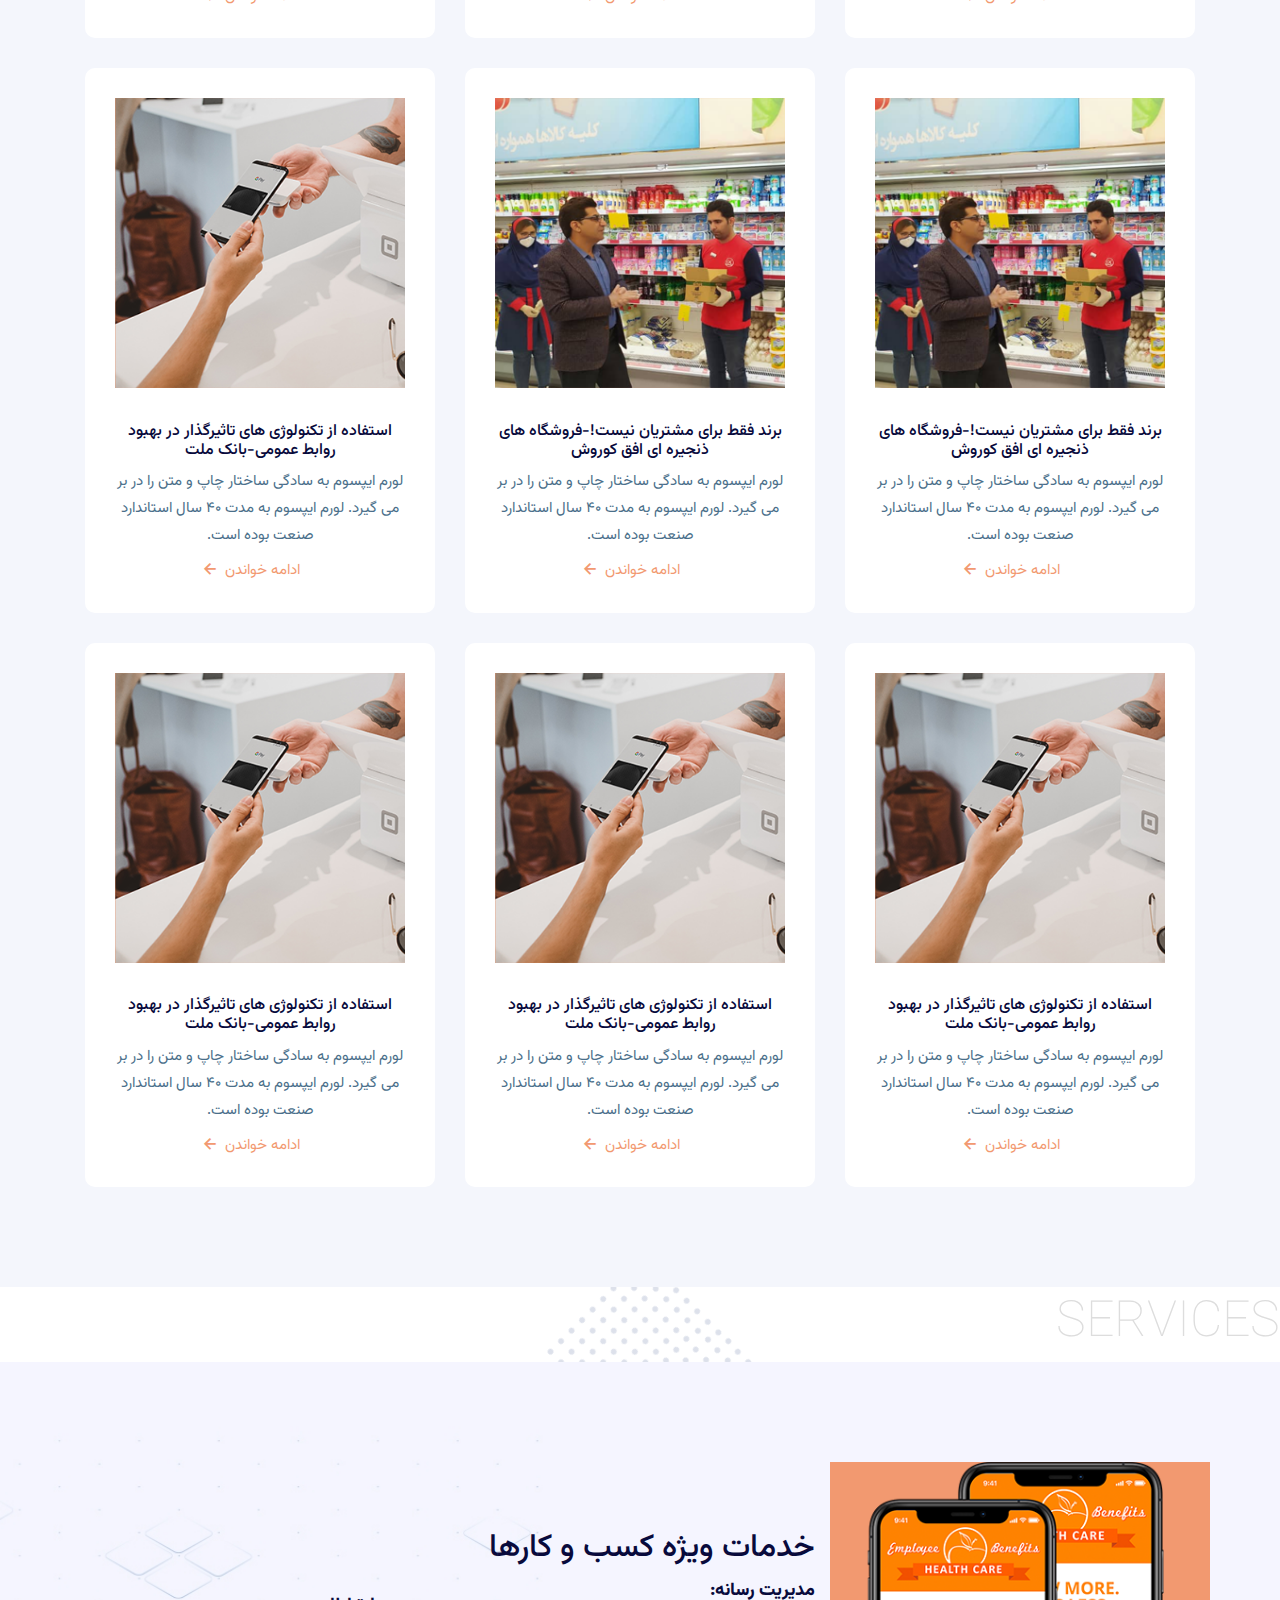
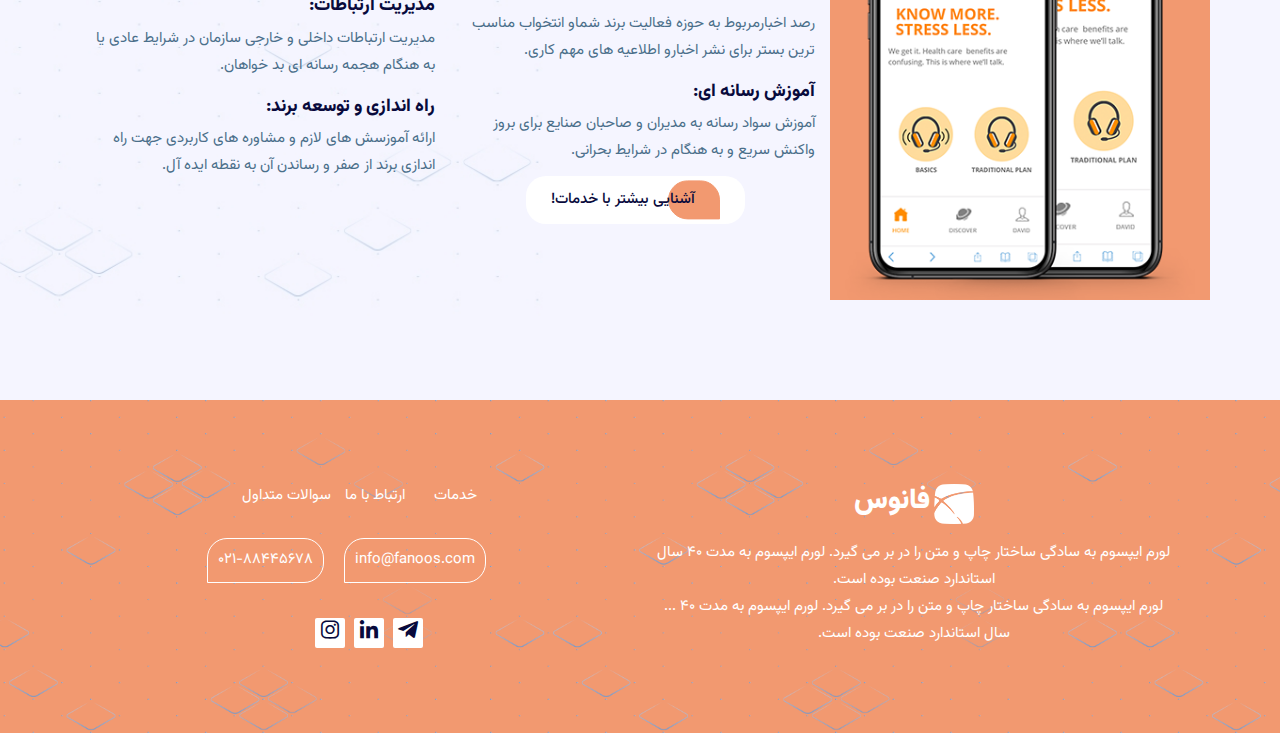
<file: rtl-fanoos-2/experience.html>
﻿<!DOCTYPE html>
<html lang="fa">
  <head>
    <!-- Required meta tags -->
    <meta charset="utf-8" />
    <meta
      name="viewport"
      content="width=device-width, initial-scale=1, shrink-to-fit=no"
    />
    <meta
      name="keywords"
      content="HTML5,CSS3,HTML,Template,multi-page,Strax - IT & SaaS Startups HTML Template"
    />
    <meta
      name="description"
      content="Strax - IT & SaaS Startups HTML Template"
    />
    <meta name="author" content="Barat Hadian" />

    <!-- Bootstrap Min CSS -->
    <link rel="stylesheet" href="assets/css/bootstrap.min.css" />
    <!-- Animate Min CSS -->
    <link rel="stylesheet" href="assets/css/animate.min.css" />
    <!-- BoxIcons Min CSS -->
    <link rel="stylesheet" href="assets/css/boxicons.min.css" />
    <!-- Owl Carousel Min CSS -->
    <link rel="stylesheet" href="assets/css/owl.carousel.min.css" />
    <!-- Odometer Min CSS -->
    <link rel="stylesheet" href="assets/css/odometer.min.css" />
    <!-- MeanMenu CSS -->
    <link rel="stylesheet" href="assets/css/meanmenu.css" />
    <!-- Magnific Popup Min CSS -->
    <link rel="stylesheet" href="assets/css/magnific-popup.min.css" />
    <!-- Style CSS -->
    <link rel="stylesheet" href="assets/css/style.css" />
    <!-- RTL CSS -->
    <link rel="stylesheet" href="assets/css/rtl.css" />
    <!-- Responsive CSS -->
    <link rel="stylesheet" href="assets/css/responsive.css" />

    <title>فانوس</title>

    <link rel="icon" type="image/png" href="assets/img/w.png" />
  </head>

  <body>
    <!-- Start Preloader Area -->
    <div class="preloader-area">
      <div class="spinner">
        <div class="inner">
          <div class="disc"></div>
          <div class="disc"></div>
          <div class="disc"></div>
        </div>
      </div>
    </div>
    <!-- End Preloader Area -->

    <!-- Start Navbar Area -->
    <div class="navbar-area">
      <div class="spacle-responsive-nav">
        <div class="spacle-responsive-menu">
          <div class="logo">
            <a href="index.html">
              <img src="assets/img/maham/w.png" alt="logo">
            </a>
          </div>
        </div>
      </div>
    
      <div class="spacle-nav" style="height: 75px;">
        <nav class="navbar navbar-expand-md navbar-light">
          <a class="navbar-brand" href="index.html">
            <img src="assets/img/maham/w.png" alt="logo" style="width: 40px; height: 40px; margin-bottom: 20px; margin-right: 30px;">
            <span style="color: rgb(255, 255, 255); margin-top: 20%;">فانوس</span>
          </a>
    
          <button class="navbar-toggler" type="button" data-toggle="collapse" data-target="#navbarSupportedContent" aria-controls="navbarSupportedContent" aria-expanded="false" aria-label="Toggle navigation">
            <span class="navbar-toggler-icon"></span>
          </button>
    
          <div class="collapse navbar-collapse mean-menu" id="navbarSupportedContent">
            <ul class="navbar-nav">
              <li class="nav-item">
                <a href="index.html" class="nav-link"> خدمات <i class=""></i> </a>
              </li>
              <li class="nav-item">
                <a href="experience.html" class="nav-link">تجربه ها</a>
              </li>
              <li class="nav-item">
                <a href="#" class="nav-link">مشتریان</a>
              </li>
              <li class="nav-item">
                <a href="#" class="nav-link">مشاوره <i class="bx"></i></a>
              </li>
              <li class="nav-item">
                <a href="academy.html" class="nav-link">آکادمی <i class="bx"></i></a>
              </li>
              <li class="nav-item">
                <a href="article.html" class="nav-link">مقالات <i class="bx"></i></a>
              </li>
              <li class="nav-item">
                <a href="about.html" class="nav-link">درباره ما</a>
              </li>
              <li style="position: relative; align-items: end;justify-content: end;">
                <a class="" href="contact.html" style="background-color: transparent; cursor: pointer; color: white; padding: 10px 10px;margin-right: 3rem;  margin-top: 15px; text-decoration: none; border-radius: 20px 20px 20px 0px; border: 1px solid; position: relative; display: inline-block; overflow: hidden;">
                  <img src="./assets/img/تماس با ما.png" alt="" style="vertical-align: middle; margin-right: 5px;"> <!-- عکس داخل دکمه -->
                  تماس با ما
                </a>
              </li>
            </ul>
          </div>
        </nav>
      </div>
    </div>
    <!-- End Navbar Area -->

    <!-- Start Page Title Area -->
    <div class="page-title-area">
      <div class="container">
        <div class="page-title-content">
          <div class="col-lg-12">
            <img src="./assets/img/18.png" alt="" />
          </div>
          <h2 style="color: #080a3c; font-size: 46px; font-weight: 800">
            داستان تجربیات ما...
          </h2>
          <p style="color: #080a3c; font-weight: 500">
            فانوس مفتخر همکاری با شماست.
          </p>
        </div>
      </div>
    </div>
    <span
      style="
        font-size: 50px;
        color: rgb(221, 221, 221);
        font-weight: 100;
        margin-right: 30%;
      "
      >...Experience & Expertise</span
    >

    <div
      class="clss video-box"
      style="
        background-image: url('./assets/img/exprenices/clay-banks-XvS-uKUoUao-unsplash.png');
        background-repeat: no-repeat;
        padding-bottom: -10px;
    
      "

    >
    </div>
    <h5 class="container" style="text-align: center; padding-top: 2%">
      اعضای دپارتامان تولید محتوای فانوس با برسی دقیق نیاز مشتری و تعیین نقاط
      کلیدی و عطف موضوعدست به کار میشوند تا محتوای اراعه شده هم به انتقال پیام
      کمک کند و هم چشم نواز باشد متخصصان خلاقدر این تیم توانایی تولید و پرورش
      ایدهدر انواع محتوای متنی،گرافیکیو چند رسانه ای را برعهده دارند .
    </h5>
    <h6
      style="
        color: #f29970;
        text-align: center;
        align-items: center;
        justify-content: center;
      "
    >
      برخی از تجربیات و پروژه های ما در فانوس:
    </h6>
    <!-- End Page Title Area -->

    <!-- Start Services Area -->
    <section class="features-area pt-100 pb-70 bg-f4f6fc">
      <div class="container">
        <div class="row">
          <div class="col-lg-4 col-md-6">
            <div class="features-box-one">
              <i
                class="bx   bg-13c4a1"
                style="
                  background-image: url('./assets/img/exprenices/clay-banks-XvS-uKUoUao-unsplash.png');

                "
              ></i>
              <h6>
                استفاده از تکنولوژی های تاثیرگذار در بهبود روابط عمومی-بانک ملت
              </h6>
              <p>
                لورم ایپسوم به سادگی ساختار چاپ و متن را در بر می گیرد. لورم
                ایپسوم به مدت 40 سال استاندارد صنعت بوده است.
              </p>

              <a href="single-service.html" class="read-more">
                ادامه خواندن
                <i class="bx bx-left-arrow-alt"></i>
              </a>
            </div>
          </div>

          <div class="col-lg-4 col-md-6">
            <div class="features-box-one">
              <i
                class="bx   bg-13c4a1"
                style="
                  background-image: url('./assets/img/exprenices/Layer\ 3.png');
                  
                "
              ></i>
              <h6>
                برند فقط برای مشتریان نیست!-فروشگاه های ذنجیره ای افق کوروش
              </h6>
              <p>
                لورم ایپسوم به سادگی ساختار چاپ و متن را در بر می گیرد. لورم
                ایپسوم به مدت 40 سال استاندارد صنعت بوده است.
              </p>

              <a href="single-service.html" class="read-more">
                ادامه خواندن
                <i class="bx bx-left-arrow-alt"></i>
              </a>
            </div>
          </div>

          <div class="col-lg-4 col-md-6">
            <div class="features-box-one">
              <i
                class="bx   bg-13c4a1"
                style="
                  background-image: url('./assets/img/exprenices/clay-banks-XvS-uKUoUao-unsplash.png');

                "
              ></i>
              <h6>
                استفاده از تکنولوژی های تاثیرگذار در بهبود روابط عمومی-بانک ملت
              </h6>
              <p>
                لورم ایپسوم به سادگی ساختار چاپ و متن را در بر می گیرد. لورم
                ایپسوم به مدت 40 سال استاندارد صنعت بوده است.
              </p>

              <a href="single-service.html" class="read-more">
                ادامه خواندن
                <i class="bx bx-left-arrow-alt"></i>
              </a>
            </div>
          </div>

          <div class="col-lg-4 col-md-6">
            <div class="features-box-one">
              <i
                class="bx   bg-13c4a1"
                style="
                  background-image: url('./assets/img/exprenices/Layer\ 3.png');
                  
                "
              ></i>
              <h6>
                برند فقط برای مشتریان نیست!-فروشگاه های ذنجیره ای افق کوروش
              </h6>
              <p>
                لورم ایپسوم به سادگی ساختار چاپ و متن را در بر می گیرد. لورم
                ایپسوم به مدت 40 سال استاندارد صنعت بوده است.
              </p>

              <a href="single-service.html" class="read-more">
                ادامه خواندن
                <i class="bx bx-left-arrow-alt"></i>
              </a>
            </div>
          </div>

          <div class="col-lg-4 col-md-6">
            <div class="features-box-one">
              <i
                class="bx   bg-13c4a1"
                style="
                  background-image: url('./assets/img/exprenices/Layer\ 3.png');
                  
                "
              ></i>
              <h6>
                برند فقط برای مشتریان نیست!-فروشگاه های ذنجیره ای افق کوروش
              </h6>
              <p>
                لورم ایپسوم به سادگی ساختار چاپ و متن را در بر می گیرد. لورم
                ایپسوم به مدت 40 سال استاندارد صنعت بوده است.
              </p>

              <a href="single-service.html" class="read-more">
                ادامه خواندن
                <i class="bx bx-left-arrow-alt"></i>
              </a>
            </div>
          </div>

          <div class="col-lg-4 col-md-6">
            <div class="features-box-one">
              <i
                class="bx   bg-13c4a1"
                style="
                  background-image: url('./assets/img/exprenices/clay-banks-XvS-uKUoUao-unsplash.png');

                "
              ></i>
              <h6>
                استفاده از تکنولوژی های تاثیرگذار در بهبود روابط عمومی-بانک ملت
              </h6>
              <p>
                لورم ایپسوم به سادگی ساختار چاپ و متن را در بر می گیرد. لورم
                ایپسوم به مدت 40 سال استاندارد صنعت بوده است.
              </p>

              <a href="single-service.html" class="read-more">
                ادامه خواندن
                <i class="bx bx-left-arrow-alt"></i>
              </a>
            </div>
          </div>

          <div class="col-lg-4 col-md-6">
            <div class="features-box-one">
              <i
                class="bx   bg-13c4a1"
                style="
                  background-image: url('./assets/img/exprenices/clay-banks-XvS-uKUoUao-unsplash.png');

                "
              ></i>
              <h6>
                استفاده از تکنولوژی های تاثیرگذار در بهبود روابط عمومی-بانک ملت
              </h6>
              <p>
                لورم ایپسوم به سادگی ساختار چاپ و متن را در بر می گیرد. لورم
                ایپسوم به مدت 40 سال استاندارد صنعت بوده است.
              </p>

              <a href="single-service.html" class="read-more">
                ادامه خواندن
                <i class="bx bx-left-arrow-alt"></i>
              </a>
            </div>
          </div>

          <div class="col-lg-4 col-md-6">
            <div class="features-box-one">
              <i
                class="bx   bg-13c4a1"
                style="
                  background-image: url('./assets/img/exprenices/clay-banks-XvS-uKUoUao-unsplash.png');

                "
              ></i>
              <h6>
                استفاده از تکنولوژی های تاثیرگذار در بهبود روابط عمومی-بانک ملت
              </h6>
              <p>
                لورم ایپسوم به سادگی ساختار چاپ و متن را در بر می گیرد. لورم
                ایپسوم به مدت 40 سال استاندارد صنعت بوده است.
              </p>

              <a href="single-service.html" class="read-more">
                ادامه خواندن
                <i class="bx bx-left-arrow-alt"></i>
              </a>
            </div>
          </div>

          <div class="col-lg-4 col-md-6">
            <div class="features-box-one">
              <i
                class="bx   bg-13c4a1"
                style="
                  background-image: url('./assets/img/exprenices/clay-banks-XvS-uKUoUao-unsplash.png');

                "
              ></i>
              <h6>
                استفاده از تکنولوژی های تاثیرگذار در بهبود روابط عمومی-بانک ملت
              </h6>
              <p>
                لورم ایپسوم به سادگی ساختار چاپ و متن را در بر می گیرد. لورم
                ایپسوم به مدت 40 سال استاندارد صنعت بوده است.
              </p>

              <a href="single-service.html" class="read-more">
                ادامه خواندن
                <i class="bx bx-left-arrow-alt"></i>
              </a>
            </div>
          </div>
        </div>
      </div>
    </section>
    <!-- End Services Area -->




    <!-- Start App Download Area -->
    <div class="col-lg-2 col-md-2">
        <img src="./assets/img/18.png" alt="" style="   position: absolute;
        top: 30;
        right: 553px;
        z-index: -1;
        transform: rotate(45deg)">
    </div>
      <span
      style="
        font-size: 50px;
        color: rgb(221, 221, 221);
        font-weight: 100;
      "
      >SERVICES</span
    >
    <section class="app-download-area ptb-100">
      <div class="container">
        <div class="row align-items-center">
          <div class=" col-lg-4 col-md-12" style="background-color: #f29970;">
            <div class="app-download-image">
              <img src="assets/img/mobile.png" alt="image" />
            </div>
          </div>
            
          <div class="col-lg-4 col-md-12">
            <h2>خدمات ویژه کسب و کارها</h2>
            <p style="font-size: 18px; color: #080a3c;  font-weight: 800; ">
                مدیریت رسانه:
            </p>
            <p style="margin-top: -10px;">رصد اخبارمربوط به حوزه فعالیت برند شماو انتخواب مناسب ترین بستر برای نشر اخبارو اطلاعیه های مهم کاری.</p>
            <p style="font-size: 18px; color: #080a3c;  font-weight: 800; ">
                آموزش رسانه ای:
            </p>
            <p style="margin-top: -10px;">آموزش سواد رسانه به مدیران و صاحبان صنایع برای بروز واکنش سریع و به هنگام در شرایط بحرانی.</p>
            
            <a href="#" class="default-btn" style="color: #080a3c;margin-right: 70px;">
                <i class="bx bxs-spreadsheet" style="
                    background-color: #f29970;
                    color: #f29970;
                    padding: 10px 20px;
                    text-decoration: none;
                    border-radius: 20px 20px 0px 20px;
                    border: 1px solid;
                    position: absolute;
                    bottom: -15px;
                    z-index: -1;
                    padding-left: 10px; 
                    
                "></i> 
    
                آشنایی بیشتر با خدمات!
                <span></span>
              </a>
          </div>
          <div class="col-lg-4 col-md-12">
            <h2>     </h2>
            <p style="font-size: 18px; color: #080a3c;  font-weight: 800; ">
                مدیریت ارتباطات:
            </p>
            <p style="margin-top: -10px;">مدیریت ارتباطات داخلی و خارجی سازمان در شرایط عادی یا به هنگام هجمه رسانه ای بد خواهان.</p>
            <p style="font-size: 18px; color: #080a3c;  font-weight: 800; ">
                راه اندازی و توسعه برند:
             </p>
             <p style="margin-top: -10px;">ارائه آموزسش های لازم و مشاوره های کاربردی جهت راه اندازی برند از صفر و رساندن آن به نقطه ایده آل.</p>
          </div>

            
          
        
        </div>
      </div>
    </section>
    <!-- End App Download Area -->


 


    <!-- Start Footer Area -->
   
    <footer class="footer-area">
      <div class="containerss">
        <div class="row">
          <div class="col-lg-6 col-md-6 col-sm-12"> <!-- تغییر اندازه ستون برای رسپانسیو بودن -->
            <div class="single-footer-widget">
              <div class="logo" style="text-align: center;"> <!-- تنظیم متن و تصویر به وسط -->
                <a href="#">
                  <img src="assets/img/w.png" alt="image" style="height: 40px; width: 40px;">
                  <span style="font-size: 28px; font-weight: 900; color: #ffffff;">فانوس</span>
                </a>
              </div>
              <p style="color: #ffffff; text-align: center;"> <!-- تنظیم متن به وسط -->
                لورم ایپسوم به سادگی ساختار چاپ و متن را در بر می گیرد. لورم ایپسوم به مدت 40 سال استاندارد صنعت بوده است.<br> لورم ایپسوم به
                سادگی ساختار چاپ و متن را در بر می گیرد. لورم ایپسوم به مدت 40 ... سال استاندارد صنعت بوده است.
              </p>
            </div>
          </div>
          <div class="col-lg-6 col-md-6 col-sm-12"> <!-- تغییر اندازه ستون برای رسپانسیو بودن -->
            <ul style="list-style-type: none; padding: 0; text-align: center;">
              <li style="display: inline-block; margin-right: 20px;">
                <a href="services-1.html" style="text-decoration: none; color: white;">خدمات</a>
              </li>
              <li style="display: inline-block; margin-right: 20px;">
                <a href="contact.html" style="text-decoration: none; color: white;">ارتباط با ما</a>
              </li>
              <li style="display: inline-block;">
                <a href="faq.html" style="text-decoration: none; color: white;">سوالات متداول</a>
              </li>
            </ul>
    
            <ul class="button-list" style="text-align: center;"> <!-- تنظیم متن و لینک‌ها به وسط -->
              <a class="customclass" href="contact.html">info@fanoos.com</a>
              <a class="customclass" href="contact.html">021-88445678</a>
            </ul>
    
            <div class="single-footer-widget">
              <ul class="social" style="text-align: center;"> <!-- تنظیم آیکون‌های شبکه‌های اجتماعی به وسط -->
                <li>
                  <a href="https://t.me/fanoosagency" target="_blank"><i class="bx bxl-telegram"></i></a>
                </li>
                <li>
                  <a href="https://www.linkedin.com/company/fanoosagency" target="_blank"><i class="bx bxl-linkedin"></i></a>
                </li>
                <li>
                  <a href="https://www.instagram.com/fanoosagency.ir?igsh=OWcxdmQxM2h4OWp1" target="_blank"><i class="bx bxl-instagram"></i></a>
                </li>
              </ul>
            </div>
          </div>
        </div>
      </div>
    </footer>
    
    <!-- End Footer Area -->

    <div class="go-top"><i class="bx bx-chevron-up"></i></div>

    <!-- jQuery Min JS -->
    <script src="assets/js/jquery.min.js"></script>
    <!-- Popper Min JS -->
    <script src="assets/js/popper.min.js"></script>
    <!-- Bootstrap Min JS -->
    <script src="assets/js/bootstrap.min.js"></script>
    <!-- Magnific Popup Min JS -->
    <script src="assets/js/jquery.magnific-popup.min.js"></script>
    <!-- Appear Min JS -->
    <script src="assets/js/jquery.appear.min.js"></script>
    <!-- Odometer Min JS -->
    <script src="assets/js/odometer.min.js"></script>
    <!-- Owl Carousel Min JS -->
    <script src="assets/js/owl.carousel.min.js"></script>
    <!-- MeanMenu JS -->
    <script src="assets/js/jquery.meanmenu.js"></script>
    <!-- WOW Min JS -->
    <script src="assets/js/wow.min.js"></script>
    <!-- Message Conversation JS -->
    <script src="assets/js/conversation.js"></script>
    <!-- AjaxChimp Min JS -->
    <script src="assets/js/jquery.ajaxchimp.min.js"></script>
    <!-- Form Validator Min JS -->
    <script src="assets/js/form-validator.min.js"></script>
    <!-- Contact Form Min JS -->
    <script src="assets/js/contact-form-script.js"></script>
    <!-- Particles Min JS -->
    <script src="assets/js/particles.min.js"></script>
    <script src="assets/js/coustom-particles.js"></script>
    <!-- Main JS -->
    <script src="assets/js/main.js"></script>
  </body>
</html>
</file>
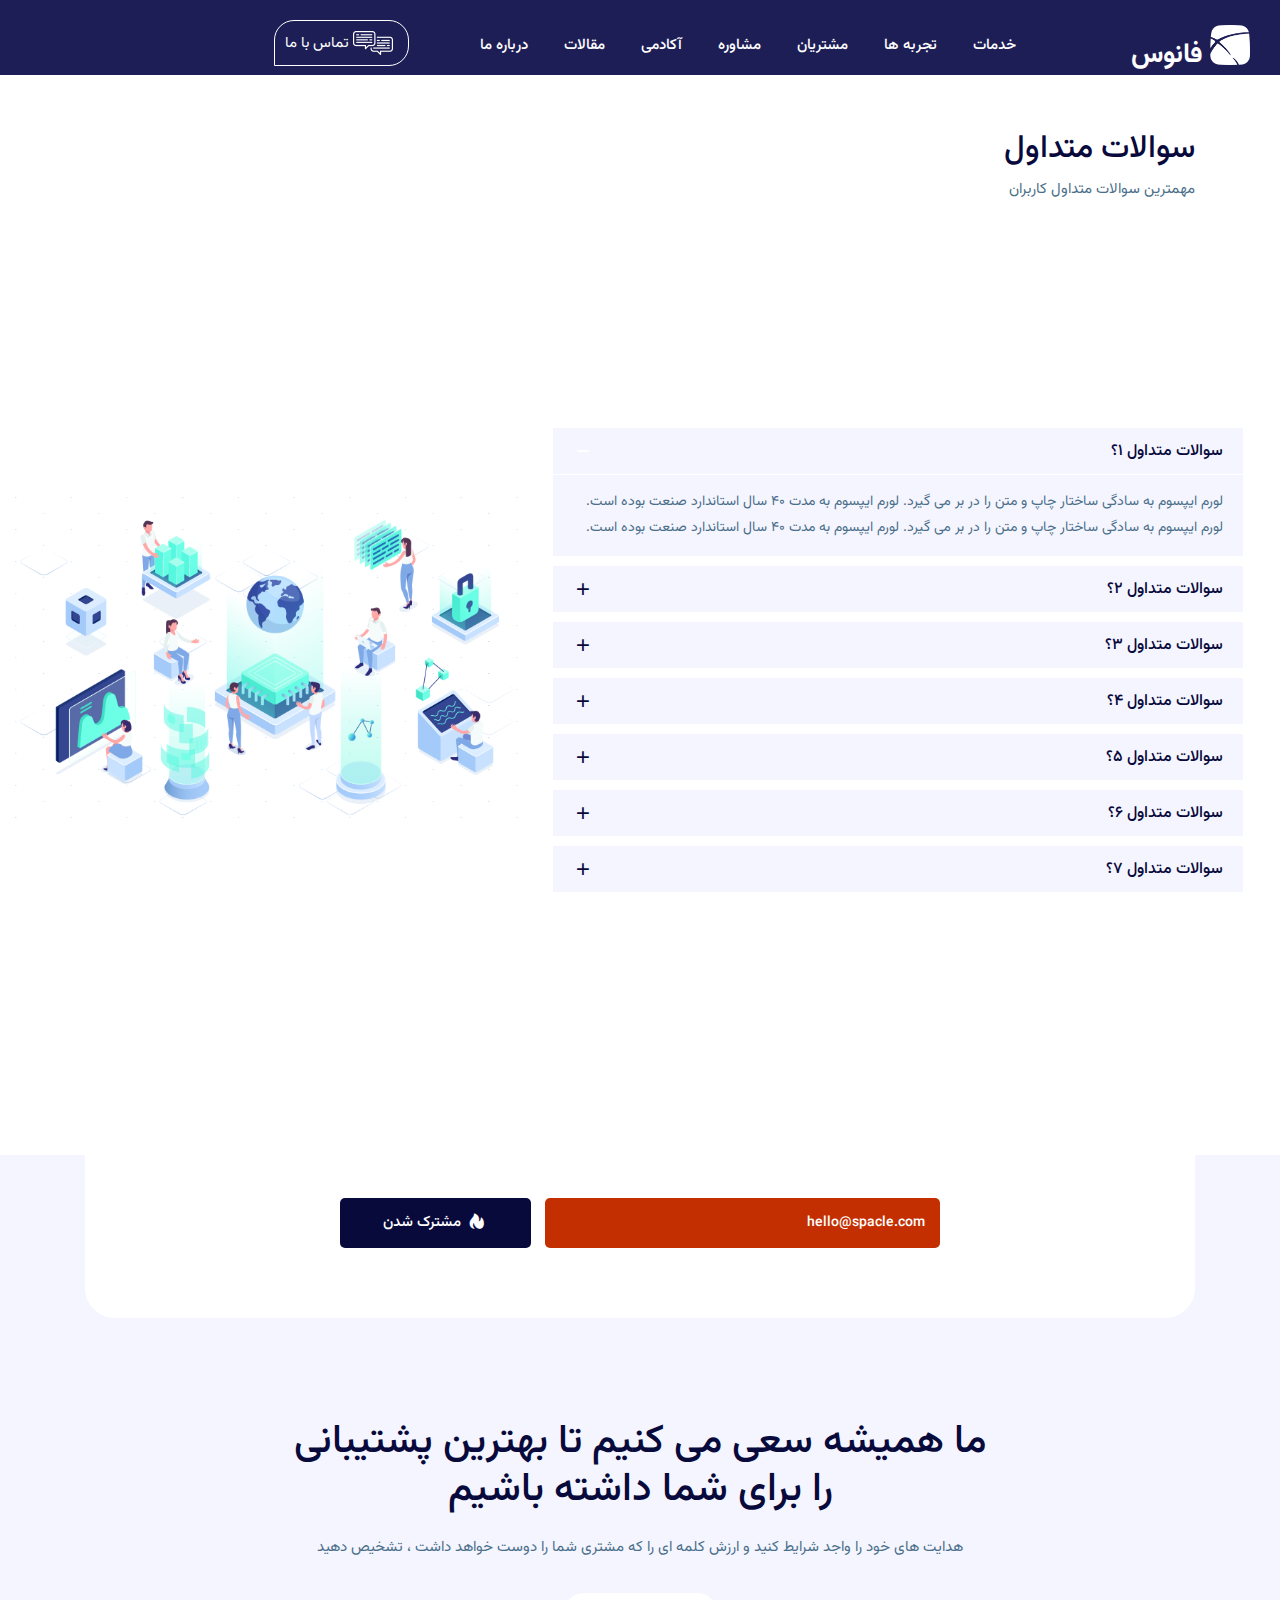
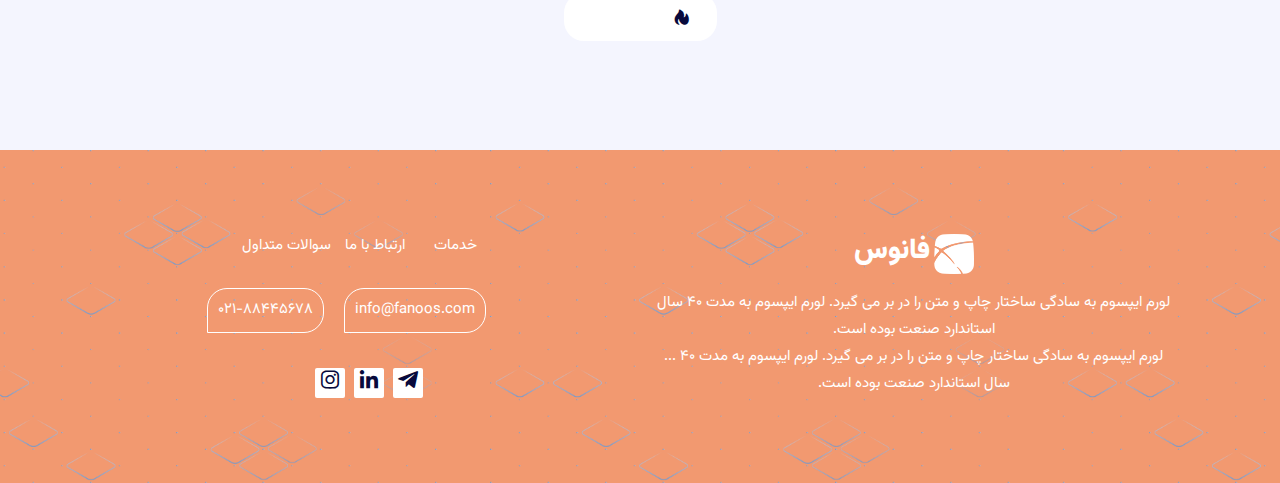
<file: rtl-fanoos-2/faq.html>
﻿<!doctype html>
<html lang="fa">
    
<head>
        <!-- Required meta tags -->
        <meta charset="utf-8">
        <meta name="viewport" content="width=device-width, initial-scale=1, shrink-to-fit=no">
        <meta name="keywords" content="HTML5,CSS3,HTML,Template,multi-page,Strax - IT & SaaS Startups HTML Template" >
        <meta name="description" content="Strax - IT & SaaS Startups HTML Template">
        <meta name="author" content="Barat Hadian">

        <!-- Bootstrap Min CSS -->
        <link rel="stylesheet" href="assets/css/bootstrap.min.css">
        <!-- Animate Min CSS -->
        <link rel="stylesheet" href="assets/css/animate.min.css">
        <!-- BoxIcons Min CSS -->
        <link rel="stylesheet" href="assets/css/boxicons.min.css">
        <!-- Owl Carousel Min CSS -->
        <link rel="stylesheet" href="assets/css/owl.carousel.min.css">
        <!-- Odometer Min CSS -->
        <link rel="stylesheet" href="assets/css/odometer.min.css">
        <!-- MeanMenu CSS -->
        <link rel="stylesheet" href="assets/css/meanmenu.css">
        <!-- Magnific Popup Min CSS -->
        <link rel="stylesheet" href="assets/css/magnific-popup.min.css">
        <!-- Style CSS -->
        <link rel="stylesheet" href="assets/css/style.css">
        <!-- RTL CSS -->
        <link rel="stylesheet" href="assets/css/rtl.css">
        <!-- Responsive CSS -->
        <link rel="stylesheet" href="assets/css/responsive.css">

        <title>فانوس</title>

        <link rel="icon" type="image/png" href="assets/img/w.png">
    </head>

    <body>

        <!-- Start Preloader Area -->
        <div class="preloader-area">
            <div class="spinner">
                <div class="inner">
                    <div class="disc"></div>
                    <div class="disc"></div>
                    <div class="disc"></div>
                </div>
            </div>
        </div>
        <!-- End Preloader Area -->

        <!-- Start Navbar Area -->
        <div class="navbar-area">
            <div class="spacle-responsive-nav">
              <div class="spacle-responsive-menu">
                <div class="logo">
                  <a href="index.html">
                    <img src="assets/img/maham/w.png" alt="logo">
                  </a>
                </div>
              </div>
            </div>
          
            <div class="spacle-nav" style="height: 75px;">
              <nav class="navbar navbar-expand-md navbar-light">
                <a class="navbar-brand" href="index.html">
                  <img src="assets/img/maham/w.png" alt="logo" style="width: 40px; height: 40px; margin-bottom: 20px; margin-right: 30px;">
                  <span style="color: rgb(255, 255, 255); margin-top: 20%;">فانوس</span>
                </a>
          
                <button class="navbar-toggler" type="button" data-toggle="collapse" data-target="#navbarSupportedContent" aria-controls="navbarSupportedContent" aria-expanded="false" aria-label="Toggle navigation">
                  <span class="navbar-toggler-icon"></span>
                </button>
          
                <div class="collapse navbar-collapse mean-menu" id="navbarSupportedContent">
                  <ul class="navbar-nav">
                    <li class="nav-item">
                      <a href="index.html" class="nav-link"> خدمات <i class=""></i> </a>
                    </li>
                    <li class="nav-item">
                      <a href="experience.html" class="nav-link">تجربه ها</a>
                    </li>
                    <li class="nav-item">
                      <a href="#" class="nav-link">مشتریان</a>
                    </li>
                    <li class="nav-item">
                      <a href="#" class="nav-link">مشاوره <i class="bx"></i></a>
                    </li>
                    <li class="nav-item">
                      <a href="academy.html" class="nav-link">آکادمی <i class="bx"></i></a>
                    </li>
                    <li class="nav-item">
                      <a href="article.html" class="nav-link">مقالات <i class="bx"></i></a>
                    </li>
                    <li class="nav-item">
                      <a href="about.html" class="nav-link">درباره ما</a>
                    </li>
                    <li style="position: relative; align-items: end;justify-content: end;">
                      <a class="" href="contact.html" style="background-color: transparent; cursor: pointer; color: white; padding: 10px 10px;margin-right: 3rem;  margin-top: 15px; text-decoration: none; border-radius: 20px 20px 20px 0px; border: 1px solid; position: relative; display: inline-block; overflow: hidden;">
                        <img src="./assets/img/تماس با ما.png" alt="" style="vertical-align: middle; margin-right: 5px;"> <!-- عکس داخل دکمه -->
                        تماس با ما
                      </a>
                    </li>
                  </ul>
                </div>
              </nav>
            </div>
          </div>
        <!-- End Navbar Area -->

        <!-- Start Page Title Area -->
        <div class="page-title-area">
            <div class="container">
                <div class="">
                    <h2>سوالات متداول</h2>
                    <p>مهمترین سوالات متداول کاربران</p>
                </div>
            </div>
        </div>
        <!-- End Page Title Area -->

        <!-- Start FAQ Area -->
        <section class="faq-area ptb-100 " >
            <div class="container-fluid">
                <div class="row align-items-center">
                    <div class="col-lg-7 col-md-12">
                        <div class="faq-accordion">
                            <ul class="accordion">
                                <li class="accordion-item">
                                    <a class="accordion-title active" href="javascript:void(0)">
                                        <i class="bx bx-plus"></i>
                                        سوالات متداول 1؟
                                    </a>

                                    <p class="accordion-content show">
                                        لورم ایپسوم به سادگی ساختار چاپ و متن را در بر می گیرد. لورم ایپسوم به مدت 40 سال استاندارد صنعت بوده است. لورم ایپسوم به سادگی ساختار چاپ و متن را در بر می گیرد. لورم ایپسوم به مدت 40 سال استاندارد صنعت بوده است.
                                    </p>
                                </li>
                                
                                <li class="accordion-item">
                                    <a class="accordion-title" href="javascript:void(0)">
                                        <i class="bx bx-plus"></i>
                                        سوالات متداول 2؟
                                    </a>

                                    <p class="accordion-content">
                                        لورم ایپسوم به سادگی ساختار چاپ و متن را در بر می گیرد. لورم ایپسوم به مدت 40 سال استاندارد صنعت بوده است. لورم ایپسوم به سادگی ساختار چاپ و متن را در بر می گیرد. لورم ایپسوم به مدت 40 سال استاندارد صنعت بوده است.
                                    </p>
                                </li>
                                
                                <li class="accordion-item">
                                    <a class="accordion-title" href="javascript:void(0)">
                                        <i class="bx bx-plus"></i>
                                        سوالات متداول 3؟
                                    </a>

                                    <p class="accordion-content">
                                        لورم ایپسوم به سادگی ساختار چاپ و متن را در بر می گیرد. لورم ایپسوم به مدت 40 سال استاندارد صنعت بوده است. لورم ایپسوم به سادگی ساختار چاپ و متن را در بر می گیرد. لورم ایپسوم به مدت 40 سال استاندارد صنعت بوده است.
                                    </p>
                                </li>

                                <li class="accordion-item">
                                    <a class="accordion-title" href="javascript:void(0)">
                                        <i class="bx bx-plus"></i>
                                        سوالات متداول 4؟
                                    </a>

                                    <p class="accordion-content">
                                       لورم ایپسوم به سادگی ساختار چاپ و متن را در بر می گیرد. لورم ایپسوم به مدت 40 سال استاندارد صنعت بوده است. لورم ایپسوم به سادگی ساختار چاپ و متن را در بر می گیرد. لورم ایپسوم به مدت 40 سال استاندارد صنعت بوده است.
                                    </p>
                                </li>
                                
                                <li class="accordion-item">
                                    <a class="accordion-title" href="javascript:void(0)">
                                        <i class="bx bx-plus"></i>
                                        سوالات متداول 5؟
                                    </a>

                                    <p class="accordion-content">
                                        لورم ایپسوم به سادگی ساختار چاپ و متن را در بر می گیرد. لورم ایپسوم به مدت 40 سال استاندارد صنعت بوده است. لورم ایپسوم به سادگی ساختار چاپ و متن را در بر می گیرد. لورم ایپسوم به مدت 40 سال استاندارد صنعت بوده است.
                                    </p>
                                </li>

                                <li class="accordion-item">
                                    <a class="accordion-title" href="javascript:void(0)">
                                        <i class="bx bx-plus"></i>
                                        سوالات متداول 6؟
                                    </a>

                                    <p class="accordion-content">
                                        لورم ایپسوم به سادگی ساختار چاپ و متن را در بر می گیرد. لورم ایپسوم به مدت 40 سال استاندارد صنعت بوده است. لورم ایپسوم به سادگی ساختار چاپ و متن را در بر می گیرد. لورم ایپسوم به مدت 40 سال استاندارد صنعت بوده است.
                                    </p>
                                </li>
                                
                                <li class="accordion-item">
                                    <a class="accordion-title" href="javascript:void(0)">
                                        <i class="bx bx-plus"></i>
                                        سوالات متداول 7؟
                                    </a>

                                    <p class="accordion-content">
                                        لورم ایپسوم به سادگی ساختار چاپ و متن را در بر می گیرد. لورم ایپسوم به مدت 40 سال استاندارد صنعت بوده است. لورم ایپسوم به سادگی ساختار چاپ و متن را در بر می گیرد. لورم ایپسوم به مدت 40 سال استاندارد صنعت بوده است.
                                    </p>
                                </li>
                            </ul>
                        </div>
                    </div>

                    <div class="col-lg-5 col-md-12">
                        <div class="faq-image">
                            <img src="assets/img/faq-img1.png" alt="image">
                        </div>
                    </div>
                </div>
            </div>
        </section>
        <!-- End FAQ Area -->

        <!-- Start Subscribe Area -->
        <section class="subscribe-area bg-f4f5fe">
            <div class="container">
                <div class="subscribe-content">
                    <h2>ما سعی می کنیم تا بهترین پشتیبانی را برای شما داشته باشیم</h2>

                    <form class="newsletter-form" data-toggle="validator">
                        <div class="row align-items-center">
                            <div class="col-lg-8 col-md-8">
                                <input type="email" class="input-newsletter" placeholder="hello@spacle.com" name="EMAIL" required autocomplete="off">
                            </div>

                            <div class="col-lg-4 col-md-4">
                                <button type="submit"><i class="bx bxs-hot"></i> مشترک شدن</button>
                            </div>

                            <div class="col-lg-12 col-md-12">
                                <div id="validator-newsletter" class="form-result"></div>
                            </div>
                        </div>
                    </form>

                    <!-- <div class="shape14"><img src="assets/img/shape/13.png" alt="image"></div>
                    <div class="shape15"><img src="assets/img/shape/14.png" alt="image"></div>
                    <div class="shape16"><img src="assets/img/shape/15.png" alt="image"></div>
                    <div class="shape17"><img src="assets/img/shape/16.png" alt="image"></div>
                    <div class="shape18"><img src="assets/img/shape/17.png" alt="image"></div> -->
                </div>
            </div>
        </section>
        <!-- End Subscribe Area -->

        <!-- Start Free Trial Area -->
        <section class="free-trial-area ptb-100 bg-f4f5fe">
            <div class="container">
                <div class="free-trial-content">
                    <h2>ما همیشه سعی می کنیم تا بهترین پشتیبانی را برای شما داشته باشیم</h2>
                    <p>هدایت های خود را واجد شرایط کنید و ارزش کلمه ای را که مشتری شما را دوست خواهد داشت ، تشخیص دهید</p>

                    <a href="#" class="default-btn"><i class="bx bxs-hot"></i> تماس بگیرید <span></span></a>
                </div>
            </div>

            <!-- <div class="shape10"><img src="assets/img/shape/10.png" alt="image"></div>
            <div class="shape11"><img src="assets/img/shape/7.png" alt="image"></div>
            <div class="shape12"><img src="assets/img/shape/11.png" alt="image"></div>
            <div class="shape13"><img src="assets/img/shape/12.png" alt="image"></div> -->
        </section>
        <!-- End Free Trial Area -->

        <!-- Start Footer Area -->
        <footer class="footer-area">
            <div class="containerss">
              <div class="row">
                <div class="col-lg-6 col-md-6 col-sm-12"> <!-- تغییر اندازه ستون برای رسپانسیو بودن -->
                  <div class="single-footer-widget">
                    <div class="logo" style="text-align: center;"> <!-- تنظیم متن و تصویر به وسط -->
                      <a href="#">
                        <img src="assets/img/w.png" alt="image" style="height: 40px; width: 40px;">
                        <span style="font-size: 28px; font-weight: 900; color: #ffffff;">فانوس</span>
                      </a>
                    </div>
                    <p style="color: #ffffff; text-align: center;"> <!-- تنظیم متن به وسط -->
                      لورم ایپسوم به سادگی ساختار چاپ و متن را در بر می گیرد. لورم ایپسوم به مدت 40 سال استاندارد صنعت بوده است.<br> لورم ایپسوم به
                      سادگی ساختار چاپ و متن را در بر می گیرد. لورم ایپسوم به مدت 40 ... سال استاندارد صنعت بوده است.
                    </p>
                  </div>
                </div>
                <div class="col-lg-6 col-md-6 col-sm-12"> <!-- تغییر اندازه ستون برای رسپانسیو بودن -->
                  <ul style="list-style-type: none; padding: 0; text-align: center;">
                    <li style="display: inline-block; margin-right: 20px;">
                      <a href="services-1.html" style="text-decoration: none; color: white;">خدمات</a>
                    </li>
                    <li style="display: inline-block; margin-right: 20px;">
                      <a href="contact.html" style="text-decoration: none; color: white;">ارتباط با ما</a>
                    </li>
                    <li style="display: inline-block;">
                      <a href="faq.html" style="text-decoration: none; color: white;">سوالات متداول</a>
                    </li>
                  </ul>
          
                  <ul class="button-list" style="text-align: center;"> <!-- تنظیم متن و لینک‌ها به وسط -->
                    <a class="customclass" href="contact.html">info@fanoos.com</a>
                    <a class="customclass" href="contact.html">021-88445678</a>
                  </ul>
          
                  <div class="single-footer-widget">
                    <ul class="social" style="text-align: center;"> <!-- تنظیم آیکون‌های شبکه‌های اجتماعی به وسط -->
                      <li>
                        <a href="https://t.me/fanoosagency" target="_blank"><i class="bx bxl-telegram"></i></a>
                      </li>
                      <li>
                        <a href="https://www.linkedin.com/company/fanoosagency" target="_blank"><i class="bx bxl-linkedin"></i></a>
                      </li>
                      <li>
                        <a href="https://www.instagram.com/fanoosagency.ir?igsh=OWcxdmQxM2h4OWp1" target="_blank"><i class="bx bxl-instagram"></i></a>
                      </li>
                    </ul>
                  </div>
                </div>
              </div>
            </div>
          </footer>
          
        <!-- End Footer Area -->

        <div class="go-top"><i class='bx bx-chevron-up'></i></div>
        
        <!-- jQuery Min JS -->
        <script src="assets/js/jquery.min.js"></script>
        <!-- Popper Min JS -->
        <script src="assets/js/popper.min.js"></script>
        <!-- Bootstrap Min JS -->
        <script src="assets/js/bootstrap.min.js"></script>
        <!-- Magnific Popup Min JS -->
        <script src="assets/js/jquery.magnific-popup.min.js"></script>
        <!-- Appear Min JS -->
        <script src="assets/js/jquery.appear.min.js"></script>
        <!-- Odometer Min JS -->
        <script src="assets/js/odometer.min.js"></script>
        <!-- Owl Carousel Min JS -->
        <script src="assets/js/owl.carousel.min.js"></script>
        <!-- MeanMenu JS -->
        <script src="assets/js/jquery.meanmenu.js"></script>
        <!-- WOW Min JS -->
        <script src="assets/js/wow.min.js"></script>
        <!-- Message Conversation JS -->
        <script src="assets/js/conversation.js"></script>
        <!-- AjaxChimp Min JS -->
        <script src="assets/js/jquery.ajaxchimp.min.js"></script>
        <!-- Form Validator Min JS -->
        <script src="assets/js/form-validator.min.js"></script>
        <!-- Contact Form Min JS -->
        <script src="assets/js/contact-form-script.js"></script>
        <!-- Particles Min JS -->
        <script src="assets/js/particles.min.js"></script>
        <script src="assets/js/coustom-particles.js"></script>
        <!-- Main JS -->
        <script src="assets/js/main.js"></script>
    </body>

</html>
</file>
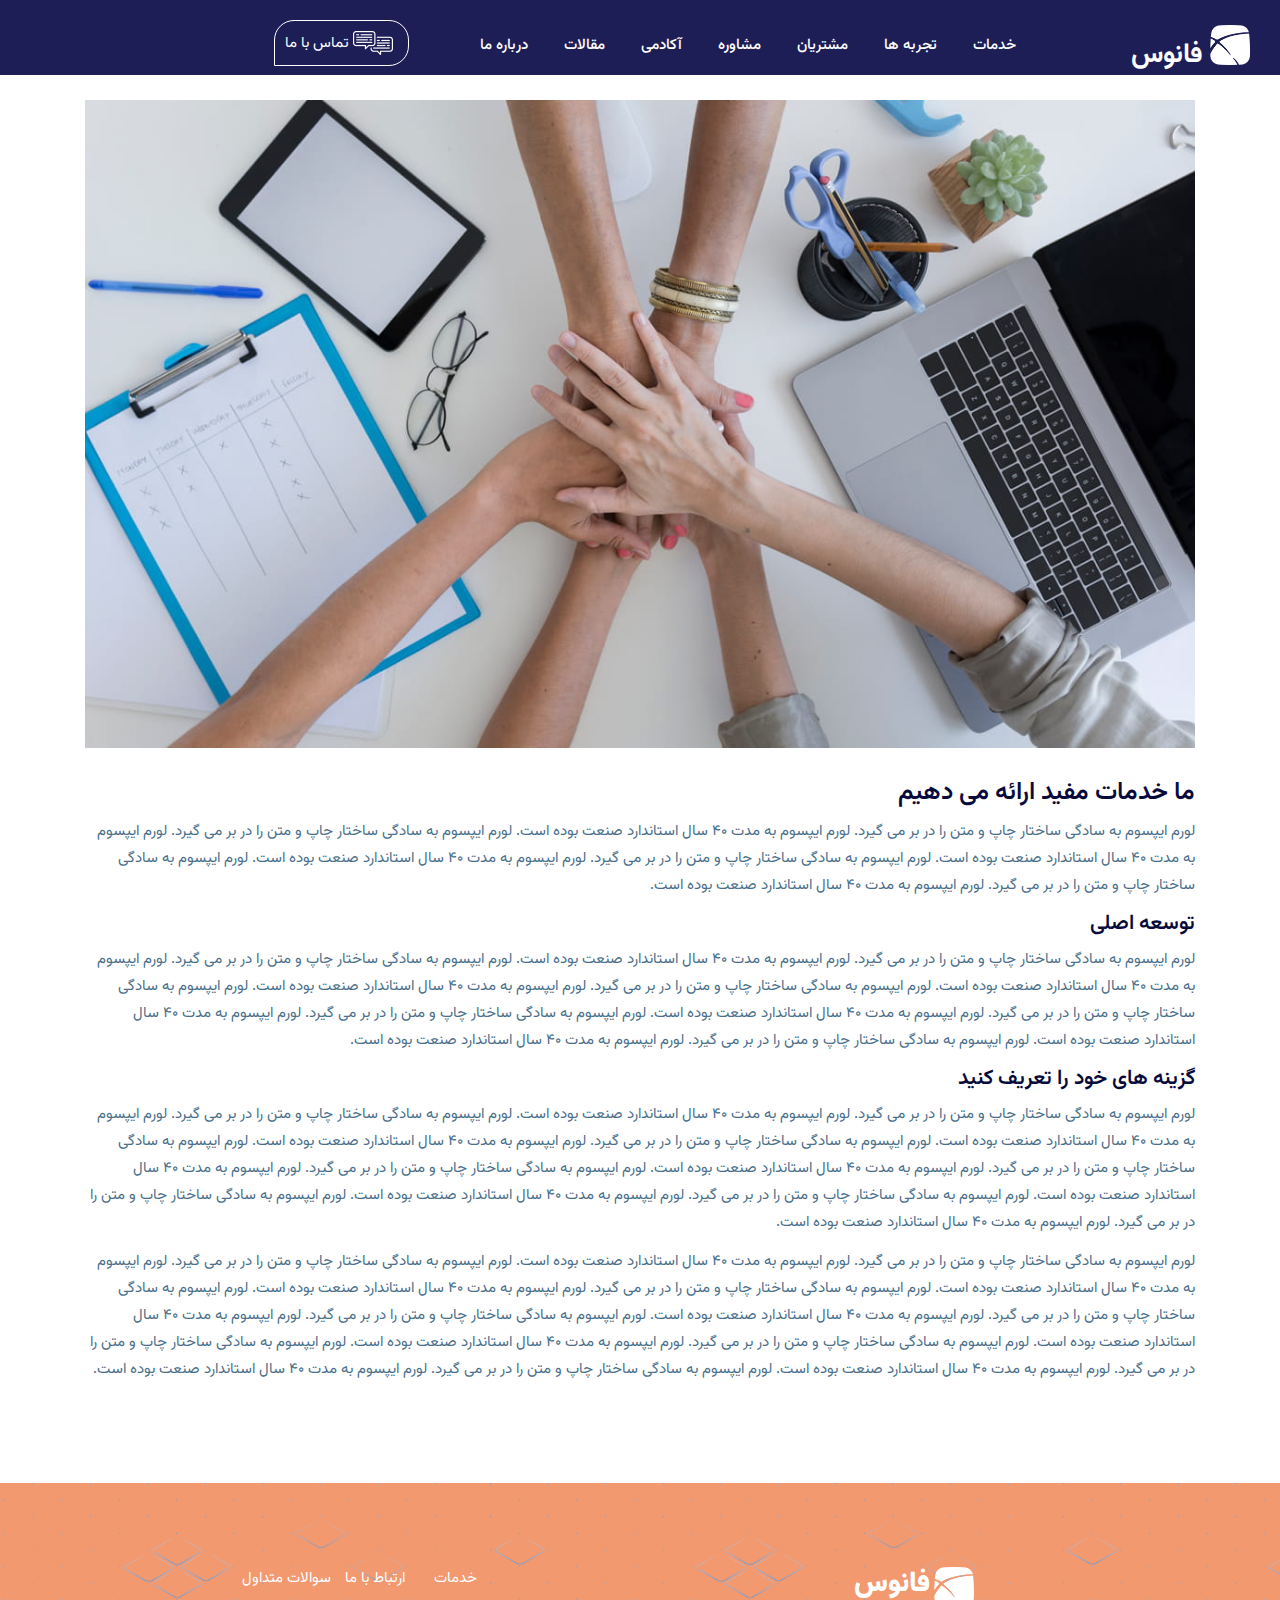
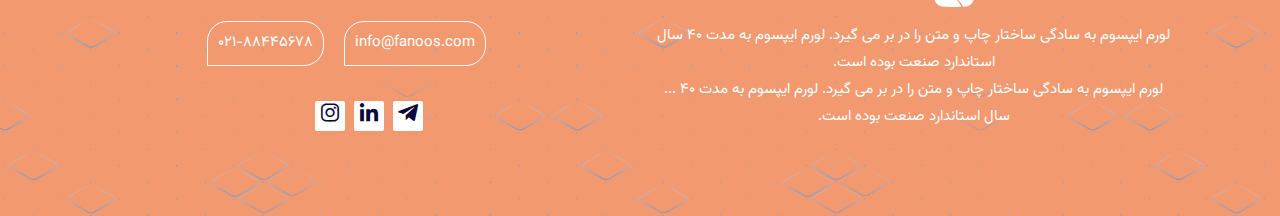
<file: rtl-fanoos-2/single-service.html>
﻿<!doctype html>
<html lang="fa">
    
<head>
        <!-- Required meta tags -->
        <meta charset="utf-8">
        <meta name="viewport" content="width=device-width, initial-scale=1, shrink-to-fit=no">
        <meta name="keywords" content="HTML5,CSS3,HTML,Template,multi-page,Strax - IT & SaaS Startups HTML Template" >
        <meta name="description" content="Strax - IT & SaaS Startups HTML Template">
        <meta name="author" content="Barat Hadian">

        <!-- Bootstrap Min CSS -->
        <link rel="stylesheet" href="assets/css/bootstrap.min.css">
        <!-- Animate Min CSS -->
        <link rel="stylesheet" href="assets/css/animate.min.css">
        <!-- BoxIcons Min CSS -->
        <link rel="stylesheet" href="assets/css/boxicons.min.css">
        <!-- Owl Carousel Min CSS -->
        <link rel="stylesheet" href="assets/css/owl.carousel.min.css">
        <!-- Odometer Min CSS -->
        <link rel="stylesheet" href="assets/css/odometer.min.css">
        <!-- MeanMenu CSS -->
        <link rel="stylesheet" href="assets/css/meanmenu.css">
        <!-- Magnific Popup Min CSS -->
        <link rel="stylesheet" href="assets/css/magnific-popup.min.css">
        <!-- Style CSS -->
        <link rel="stylesheet" href="assets/css/style.css">
        <!-- RTL CSS -->
        <link rel="stylesheet" href="assets/css/rtl.css">
        <!-- Responsive CSS -->
        <link rel="stylesheet" href="assets/css/responsive.css">

        <title>فانوس</title>

        <link rel="icon" type="image/png" href="assets/img/w.png">
    </head>

    <body>

        <!-- Start Preloader Area -->
        <div class="preloader-area">
            <div class="spinner">
                <div class="inner">
                    <div class="disc"></div>
                    <div class="disc"></div>
                    <div class="disc"></div>
                </div>
            </div>
        </div>
        <!-- End Preloader Area -->

        <!-- Start Navbar Area -->
        <div class="navbar-area">
          <div class="spacle-responsive-nav">
            <div class="spacle-responsive-menu">
              <div class="logo">
                <a href="index.html">
                  <img src="assets/img/maham/w.png" alt="logo">
                </a>
              </div>
            </div>
          </div>
        
          <div class="spacle-nav" style="height: 75px;">
            <nav class="navbar navbar-expand-md navbar-light">
              <a class="navbar-brand" href="index.html">
                <img src="assets/img/maham/w.png" alt="logo" style="width: 40px; height: 40px; margin-bottom: 20px; margin-right: 30px;">
                <span style="color: rgb(255, 255, 255); margin-top: 20%;">فانوس</span>
              </a>
        
              <button class="navbar-toggler" type="button" data-toggle="collapse" data-target="#navbarSupportedContent" aria-controls="navbarSupportedContent" aria-expanded="false" aria-label="Toggle navigation">
                <span class="navbar-toggler-icon"></span>
              </button>
        
              <div class="collapse navbar-collapse mean-menu" id="navbarSupportedContent">
                <ul class="navbar-nav">
                  <li class="nav-item">
                    <a href="index.html" class="nav-link"> خدمات <i class=""></i> </a>
                  </li>
                  <li class="nav-item">
                    <a href="experience.html" class="nav-link">تجربه ها</a>
                  </li>
                  <li class="nav-item">
                    <a href="#" class="nav-link">مشتریان</a>
                  </li>
                  <li class="nav-item">
                    <a href="#" class="nav-link">مشاوره <i class="bx"></i></a>
                  </li>
                  <li class="nav-item">
                    <a href="academy.html" class="nav-link">آکادمی <i class="bx"></i></a>
                  </li>
                  <li class="nav-item">
                    <a href="article.html" class="nav-link">مقالات <i class="bx"></i></a>
                  </li>
                  <li class="nav-item">
                    <a href="about.html" class="nav-link">درباره ما</a>
                  </li>
                  <li style="position: relative; align-items: end;justify-content: end;">
                    <a class="" href="contact.html" style="background-color: transparent; cursor: pointer; color: white; padding: 10px 10px;margin-right: 3rem;  margin-top: 15px; text-decoration: none; border-radius: 20px 20px 20px 0px; border: 1px solid; position: relative; display: inline-block; overflow: hidden;">
                      <img src="./assets/img/تماس با ما.png" alt="" style="vertical-align: middle; margin-right: 5px;"> <!-- عکس داخل دکمه -->
                      تماس با ما
                    </a>
                  </li>
                </ul>
              </div>
            </nav>
          </div>
        </div>
        <!-- End Navbar Area -->

        <!-- Start Page Title Area -->
    
        <!-- End Page Title Area -->

        <!-- Service details -->
        <div class="service-details ptb-100">
            <div class="container">
                <div class="service-details-image">
                    <img src="assets/img/services-image/single-service.jpg" alt="image">
                </div>

                <div class="service-details-content">
                    <h3>ما خدمات مفید ارائه می دهیم</h3>
        
                    <p>لورم ایپسوم به سادگی ساختار چاپ و متن را در بر می گیرد. لورم ایپسوم به مدت 40 سال استاندارد صنعت بوده است. لورم ایپسوم به سادگی ساختار چاپ و متن را در بر می گیرد. لورم ایپسوم به مدت 40 سال استاندارد صنعت بوده است. لورم ایپسوم به سادگی ساختار چاپ و متن را در بر می گیرد. لورم ایپسوم به مدت 40 سال استاندارد صنعت بوده است. لورم ایپسوم به سادگی ساختار چاپ و متن را در بر می گیرد. لورم ایپسوم به مدت 40 سال استاندارد صنعت بوده است.</p>

                    <h4>توسعه اصلی</h4>
                    <p>لورم ایپسوم به سادگی ساختار چاپ و متن را در بر می گیرد. لورم ایپسوم به مدت 40 سال استاندارد صنعت بوده است. لورم ایپسوم به سادگی ساختار چاپ و متن را در بر می گیرد. لورم ایپسوم به مدت 40 سال استاندارد صنعت بوده است. لورم ایپسوم به سادگی ساختار چاپ و متن را در بر می گیرد. لورم ایپسوم به مدت 40 سال استاندارد صنعت بوده است. لورم ایپسوم به سادگی ساختار چاپ و متن را در بر می گیرد. لورم ایپسوم به مدت 40 سال استاندارد صنعت بوده است. لورم ایپسوم به سادگی ساختار چاپ و متن را در بر می گیرد. لورم ایپسوم به مدت 40 سال استاندارد صنعت بوده است. لورم ایپسوم به سادگی ساختار چاپ و متن را در بر می گیرد. لورم ایپسوم به مدت 40 سال استاندارد صنعت بوده است.</p>
            
                    <h4>گزینه های خود را تعریف کنید</h4>
                    <p>لورم ایپسوم به سادگی ساختار چاپ و متن را در بر می گیرد. لورم ایپسوم به مدت 40 سال استاندارد صنعت بوده است. لورم ایپسوم به سادگی ساختار چاپ و متن را در بر می گیرد. لورم ایپسوم به مدت 40 سال استاندارد صنعت بوده است. لورم ایپسوم به سادگی ساختار چاپ و متن را در بر می گیرد. لورم ایپسوم به مدت 40 سال استاندارد صنعت بوده است. لورم ایپسوم به سادگی ساختار چاپ و متن را در بر می گیرد. لورم ایپسوم به مدت 40 سال استاندارد صنعت بوده است. لورم ایپسوم به سادگی ساختار چاپ و متن را در بر می گیرد. لورم ایپسوم به مدت 40 سال استاندارد صنعت بوده است. لورم ایپسوم به سادگی ساختار چاپ و متن را در بر می گیرد. لورم ایپسوم به مدت 40 سال استاندارد صنعت بوده است. لورم ایپسوم به سادگی ساختار چاپ و متن را در بر می گیرد. لورم ایپسوم به مدت 40 سال استاندارد صنعت بوده است.</p>

                    <p>لورم ایپسوم به سادگی ساختار چاپ و متن را در بر می گیرد. لورم ایپسوم به مدت 40 سال استاندارد صنعت بوده است. لورم ایپسوم به سادگی ساختار چاپ و متن را در بر می گیرد. لورم ایپسوم به مدت 40 سال استاندارد صنعت بوده است. لورم ایپسوم به سادگی ساختار چاپ و متن را در بر می گیرد. لورم ایپسوم به مدت 40 سال استاندارد صنعت بوده است. لورم ایپسوم به سادگی ساختار چاپ و متن را در بر می گیرد. لورم ایپسوم به مدت 40 سال استاندارد صنعت بوده است. لورم ایپسوم به سادگی ساختار چاپ و متن را در بر می گیرد. لورم ایپسوم به مدت 40 سال استاندارد صنعت بوده است. لورم ایپسوم به سادگی ساختار چاپ و متن را در بر می گیرد. لورم ایپسوم به مدت 40 سال استاندارد صنعت بوده است. لورم ایپسوم به سادگی ساختار چاپ و متن را در بر می گیرد. لورم ایپسوم به مدت 40 سال استاندارد صنعت بوده است. لورم ایپسوم به سادگی ساختار چاپ و متن را در بر می گیرد. لورم ایپسوم به مدت 40 سال استاندارد صنعت بوده است.</p>

                  
                </div>
            </div>
        </div>
        <!-- End Service details -->
        
     

        <!-- Start Our Loving Clients Area -->

        <!-- End Our Loving Clients Area -->
 
        <!-- Start Footer Area -->
        <footer class="footer-area">
          <div class="containerss">
            <div class="row">
              <div class="col-lg-6 col-md-6 col-sm-12"> <!-- تغییر اندازه ستون برای رسپانسیو بودن -->
                <div class="single-footer-widget">
                  <div class="logo" style="text-align: center;"> <!-- تنظیم متن و تصویر به وسط -->
                    <a href="#">
                      <img src="assets/img/w.png" alt="image" style="height: 40px; width: 40px;">
                      <span style="font-size: 28px; font-weight: 900; color: #ffffff;">فانوس</span>
                    </a>
                  </div>
                  <p style="color: #ffffff; text-align: center;"> <!-- تنظیم متن به وسط -->
                    لورم ایپسوم به سادگی ساختار چاپ و متن را در بر می گیرد. لورم ایپسوم به مدت 40 سال استاندارد صنعت بوده است.<br> لورم ایپسوم به
                    سادگی ساختار چاپ و متن را در بر می گیرد. لورم ایپسوم به مدت 40 ... سال استاندارد صنعت بوده است.
                  </p>
                </div>
              </div>
              <div class="col-lg-6 col-md-6 col-sm-12"> <!-- تغییر اندازه ستون برای رسپانسیو بودن -->
                <ul style="list-style-type: none; padding: 0; text-align: center;">
                  <li style="display: inline-block; margin-right: 20px;">
                    <a href="services-1.html" style="text-decoration: none; color: white;">خدمات</a>
                  </li>
                  <li style="display: inline-block; margin-right: 20px;">
                    <a href="contact.html" style="text-decoration: none; color: white;">ارتباط با ما</a>
                  </li>
                  <li style="display: inline-block;">
                    <a href="faq.html" style="text-decoration: none; color: white;">سوالات متداول</a>
                  </li>
                </ul>
        
                <ul class="button-list" style="text-align: center;"> <!-- تنظیم متن و لینک‌ها به وسط -->
                  <a class="customclass" href="contact.html">info@fanoos.com</a>
                  <a class="customclass" href="contact.html">021-88445678</a>
                </ul>
        
                <div class="single-footer-widget">
                  <ul class="social" style="text-align: center;"> <!-- تنظیم آیکون‌های شبکه‌های اجتماعی به وسط -->
                    <li>
                      <a href="https://t.me/fanoosagency" target="_blank"><i class="bx bxl-telegram"></i></a>
                    </li>
                    <li>
                      <a href="https://www.linkedin.com/company/fanoosagency" target="_blank"><i class="bx bxl-linkedin"></i></a>
                    </li>
                    <li>
                      <a href="https://www.instagram.com/fanoosagency.ir?igsh=OWcxdmQxM2h4OWp1" target="_blank"><i class="bx bxl-instagram"></i></a>
                    </li>
                  </ul>
                </div>
              </div>
            </div>
          </div>
        </footer>
        
        <!-- End Footer Area -->

        <div class="go-top"><i class='bx bx-chevron-up'></i></div>
        
        <!-- jQuery Min JS -->
        <script src="assets/js/jquery.min.js"></script>
        <!-- Popper Min JS -->
        <script src="assets/js/popper.min.js"></script>
        <!-- Bootstrap Min JS -->
        <script src="assets/js/bootstrap.min.js"></script>
        <!-- Magnific Popup Min JS -->
        <script src="assets/js/jquery.magnific-popup.min.js"></script>
        <!-- Appear Min JS -->
        <script src="assets/js/jquery.appear.min.js"></script>
        <!-- Odometer Min JS -->
        <script src="assets/js/odometer.min.js"></script>
        <!-- Owl Carousel Min JS -->
        <script src="assets/js/owl.carousel.min.js"></script>
        <!-- MeanMenu JS -->
        <script src="assets/js/jquery.meanmenu.js"></script>
        <!-- WOW Min JS -->
        <script src="assets/js/wow.min.js"></script>
        <!-- Message Conversation JS -->
        <script src="assets/js/conversation.js"></script>
        <!-- AjaxChimp Min JS -->
        <script src="assets/js/jquery.ajaxchimp.min.js"></script>
        <!-- Form Validator Min JS -->
        <script src="assets/js/form-validator.min.js"></script>
        <!-- Contact Form Min JS -->
        <script src="assets/js/contact-form-script.js"></script>
        <!-- Particles Min JS -->
        <script src="assets/js/particles.min.js"></script>
        <script src="assets/js/coustom-particles.js"></script>
        <!-- Main JS -->
        <script src="assets/js/main.js"></script>
    </body>

</html>
</file>
<file: rtl-fanoos-2/assets/css/style.css>
/*
** - Default CSS
** - Preloader Area CSS
** - Navbar Area CSS
** - Main Banner Area CSS
** - About Area CSS
** - Partner Area CSS
** - Services Area CSS
** - Video Presentation Area CSS
** - FunFacts Area CSS
** - Features Area CSS
** - Team Area CSS
** - Feedback Area CSS
** - Pricing Area CSS
** - FAQ Area CSS
** - App Download Area CSS
** - Our Loving Clients Area CSS
** - Blog Area CSS
** - Blog Details Area CSS
** - Page Title Area CSS
** - 404 Error Area CSS
** - Pagination Area CSS
** - Sidebar Widget Area CSS
** - Login Area CSS
** - Signup Area CSS
** - Features Area CSS
** - Free Trial Area CSS
** - Contact Area CSS
** - Footer Area CSS
** - Go Top CSS
*/
/*================================================
Default CSS
=================================================*/


@import url("Vazirmatn-RD-FD-font-face.css");

body {
  color: #080a3c;
  background-color: #ffffff;
  
  padding: 0;
  margin: 0;
  font-size: 15px;
  font-family: "Vazirmatn RD FD", sans-serif;
  overflow-x: hidden;

}

a {
  -webkit-transition: 0.5s;
  transition: 0.5s;
  color: #080a3c;
  text-decoration: none;
  outline: 0 !important;
}

a:hover {
  text-decoration: none;
  color: #ffffff;
}

button, input {
  outline: 0 !important;
}

img {
  max-width: 100%;
  height: auto;
}

.d-table {
  width: 100%;
  height: 100%;
}

.d-table-cell {
  vertical-align: middle;
}

.bg-f4f6fc {
  background-color: #f4f6fc;
}

.bg-f8fbfa {
  background-color: #f8fbfa;
}

.bg-f4f5fe {
  background-color: #f4f5fe;
}




.bg-f4e9da {
  background-color: #f4e9da;
}

.bg-f9f9f9 {
  background-color: #f9f9f9;
}




.ptb-100 {
  padding-top: 100px;
  padding-bottom: 100px;
}

.pt-100 {
  padding-top: 100px;
}

.pb-100 {
  padding-bottom: 100px;
}

.pt-70 {
  padding-top: 70px;
}

.pb-70 {
  padding-bottom: 70px;
}

.overflow-x-hide {
  overflow-x: hidden;
}

.tx-center {
  text-align: center;
}

.mwidth-1000 {
  max-width: 1000px !important;
}

.max-width-1290 {
  max-width: 1290px;
}

.blt-radius-0 {
  border-radius: 0px 30px 30px 30px !important;
}

p {
  color: #4a6f8a;
  margin-bottom: 12px;
  line-height: 1.8;
  font-size: 15px;
}

p:last-child {
  margin-bottom: 0;
}

.border-radius-0 {
  border-radius: 0 !important;
}

/* Section title */
.section-title {
  text-align: right;
  max-width: 575px;
  text-transform: capitalize;
  margin-left: auto;
  /* margin-bottom: 60px; */
  /* margin-right: auto; */
}

.section-title h2 {
  margin-bottom: 0;
  font-size: 40px;
  font-weight: 600;
}

.section-title h2 span {
  display: inline-block;
  color: #ffffff;
}


.section-title.text-left {
  max-width: 576px;
  margin-left: 0;
  margin-right: 0;
}

.section-title.text-left .sub-title {
  font-weight: 600;
  color: #ffffff;
  display: block;
  margin-bottom: 10px;
}


/* default-btn&optional-btn */
.default-btn {
  border: none;
  position: relative;
  display: inline-block;
  text-align: center;
  overflow: hidden;
  z-index: 1;
  color: #ffffff;
  background-color: #ffffff;
  -webkit-transition: 0.5s;
  transition: 0.5s;
  border-radius: 20px;
  font-weight: 500;
  font-size: 15px;
  padding-left: 50px;
  padding-right: 25px;
  padding-top: 13px;
  padding-bottom: 13px;
}

.default-btn i {
  position: absolute;
  left: 25px;
  top: 50%;
  -webkit-transform: translateY(-50%);
          transform: translateY(-50%);
  font-size: 20px;
  -webkit-transition: 0.5s;
  transition: 0.5s;
  color: #080a3c;
}

.default-btn span {
  position: absolute;
  display: block;
  width: 0;
  height: 0;
  border-radius: 50%;
  background-color: #f29970;
  -webkit-transition: width 0.6s ease-in-out, height 0.5s ease-in-out;
  transition: width 0.6s ease-in-out, height 0.5s ease-in-out;
  -webkit-transform: translate(-50%, -50%);
          transform: translate(-50%, -50%);
  z-index: -1;
  border-radius: 5px;
}

.default-btn:hover, .default-btn:focus {
  color: #f29970;
  -webkit-box-shadow: 0px 5px 28.5px 1.5px #f29970 !important;
          box-shadow: 0px 5px 28.5px 1.5px #f29970 !important;
}

.default-btn:hover span, .default-btn:focus span {
  width: 225%;
  height: 562.5px;
}

.optional-btn {
  border: none;
  position: relative;
  display: inline-block;
  text-align: center;
  overflow: hidden;
  z-index: 1;
  color: #080a3c;
  background-color: transparent;
  -webkit-transition: 0.5s;
  transition: 0.5s;
  border-radius: 5px;
  font-weight: 500;
  font-size: 15px;
  padding-left: 55px;
  padding-right: 30px;
  padding-top: 13px;
  padding-bottom: 13px;
}

.optional-btn i {
  position: absolute;
  left: 30px;
  top: 50%;
  -webkit-transform: translateY(-50%);
          transform: translateY(-50%);
  font-size: 20px;
  -webkit-transition: 0.5s;
  transition: 0.5s;
  color: #080a3c;
}

.optional-btn::before {
  content: '';
  position: absolute;
  left: 0;
  top: 0;
  width: 100%;
  height: 100%;
  border-radius: 5px;
  border: 1px solid #080a3c;
  -webkit-transition: 0.5s;
  transition: 0.5s;
}

.optional-btn span {
  position: absolute;
  display: block;
  width: 0;
  height: 0;
  border-radius: 50%;
  background-color: #ffffff;
  -webkit-transition: width 0.6s ease-in-out, height 0.5s ease-in-out;
  transition: width 0.6s ease-in-out, height 0.5s ease-in-out;
  -webkit-transform: translate(-50%, -50%);
          transform: translate(-50%, -50%);
  z-index: -1;
  border-radius: 5px;
}

.optional-btn:hover, .optional-btn:focus {
  color: #ffffff;
}

.optional-btn:hover::before, .optional-btn:focus::before {
  border-color: #ffffff;
}

.optional-btn:hover span, .optional-btn:focus span {
  width: 225%;
  height: 562.5px;
}

/*================================================
Preloader Area CSS
=================================================*/
.preloader-area {
  position: fixed;
  top: 0;
  background-color: #00062f;
  left: 0;
  width: 100%;
  height: 100%;
  z-index: 99999;
  text-align: center;
}

.preloader-area .spinner {
  width: 4em;
  height: 4em;
  -webkit-transform: perspective(20em) rotateX(-24deg) rotateY(20deg) rotateZ(30deg);
          transform: perspective(20em) rotateX(-24deg) rotateY(20deg) rotateZ(30deg);
  -webkit-transform-style: preserve-3d;
          transform-style: preserve-3d;
  position: absolute;
  left: 0;
  right: 0;
  top: 45%;
  -webkit-transform: translateY(-45%);
          transform: translateY(-45%);
  margin-left: auto;
  margin-right: auto;
}

.preloader-area .spinner .disc {
  position: absolute;
  width: 100%;
  height: 100%;
  border-radius: 100%;
  border: 0.3em dotted #ffffff;
}

.preloader-area .spinner .disc:nth-child(1) {
  -webkit-animation: rotate 12s linear infinite;
          animation: rotate 12s linear infinite;
}

.preloader-area .spinner .disc:nth-child(2) {
  -webkit-animation: rotateDisc2 12s linear infinite;
          animation: rotateDisc2 12s linear infinite;
}

.preloader-area .spinner .disc:nth-child(3) {
  -webkit-animation: rotateDisc3 12s linear infinite;
          animation: rotateDisc3 12s linear infinite;
}

.preloader-area .spinner .inner {
  width: 100%;
  height: 100%;
  -webkit-transform-style: preserve-3d;
          transform-style: preserve-3d;
  -webkit-animation: sphereSpin 6s linear infinite;
          animation: sphereSpin 6s linear infinite;
}

.preloader-area .spinner::before {
  content: '';
  position: absolute;
  left: 0;
  top: 0;
  border-radius: 50%;
  right: 0;
  bottom: 0;
  border: 2px dotted #ffffff;
  margin: -15px;
}

@-webkit-keyframes sphereSpin {
  0% {
    -webkit-transform: rotateX(360deg) rotateY(0deg);
            transform: rotateX(360deg) rotateY(0deg);
  }
  100% {
    -webkit-transform: rotateX(0deg) rotateY(360deg);
            transform: rotateX(0deg) rotateY(360deg);
  }
}

@keyframes sphereSpin {
  0% {
    -webkit-transform: rotateX(360deg) rotateY(0deg);
            transform: rotateX(360deg) rotateY(0deg);
  }
  100% {
    -webkit-transform: rotateX(0deg) rotateY(360deg);
            transform: rotateX(0deg) rotateY(360deg);
  }
}

@-webkit-keyframes rotate {
  from {
    -webkit-transform: rotate(0deg);
            transform: rotate(0deg);
  }
  to {
    -webkit-transform: rotate(360deg);
            transform: rotate(360deg);
  }
}

@keyframes rotate {
  from {
    -webkit-transform: rotate(0deg);
            transform: rotate(0deg);
  }
  to {
    -webkit-transform: rotate(360deg);
            transform: rotate(360deg);
  }
}

@-webkit-keyframes rotateDisc2 {
  from {
    -webkit-transform: rotateX(90deg) rotateZ(0deg);
            transform: rotateX(90deg) rotateZ(0deg);
  }
  to {
    -webkit-transform: rotateX(90deg) rotateZ(360deg);
            transform: rotateX(90deg) rotateZ(360deg);
  }
}

@keyframes rotateDisc2 {
  from {
    -webkit-transform: rotateX(90deg) rotateZ(0deg);
            transform: rotateX(90deg) rotateZ(0deg);
  }
  to {
    -webkit-transform: rotateX(90deg) rotateZ(360deg);
            transform: rotateX(90deg) rotateZ(360deg);
  }
}

@-webkit-keyframes rotateDisc3 {
  from {
    -webkit-transform: rotateY(90deg) rotateZ(0deg);
            transform: rotateY(90deg) rotateZ(0deg);
  }
  to {
    -webkit-transform: rotateY(90deg) rotateZ(360deg);
            transform: rotateY(90deg) rotateZ(360deg);
  }
}

@keyframes rotateDisc3 {
  from {
    -webkit-transform: rotateY(90deg) rotateZ(0deg);
            transform: rotateY(90deg) rotateZ(0deg);
  }
  to {
    -webkit-transform: rotateY(90deg) rotateZ(360deg);
            transform: rotateY(90deg) rotateZ(360deg);
  }
}

/*================================================
Navbar Area CSS
=================================================*/
.spacle-responsive-nav {
  display: none;
}

.navbar-area {
  position: absolute;
  top: 0;
  left: 0;
  width: 100%;
  background-color: transparent;
  height: auto;
  z-index: 1040;
  /* padding-top: 5px;
  padding-bottom: 5px; */
}

.navbar-area .container {
  max-width: 1290px;
}

.navbar-area.is-sticky {
  position: fixed;
  top: 0;
  left: 0;
  width: 100%;
  z-index: 999;
  -webkit-box-shadow: 0 2px 28px 0 rgba(0, 0, 0, 0.09);
          box-shadow: 0 2px 28px 0 rgba(0, 0, 0, 0.09);
  background-color: #00062f !important;
  -webkit-animation: 500ms ease-in-out 0s normal none 1 running fadeInDown;
          animation: 500ms ease-in-out 0s normal none 1 running fadeInDown;
  padding-top: 0;
  padding-bottom: 0;
}

.navbar-area.is-sticky .spacle-nav .navbar .others-options .optional-btn {
  color: #080a3c;
}

.navbar-area.is-sticky .spacle-nav .navbar .others-options .optional-btn i {
  color: #080a3c;
}

.navbar-area.is-sticky .spacle-nav .navbar .others-options .optional-btn::before {
  border-color: #080a3c;
}

.navbar-area.is-sticky .spacle-nav .navbar .others-options .optional-btn:hover, .navbar-area.is-sticky .spacle-nav .navbar .others-options .optional-btn:focus {
  color: #ffffff;
}

.navbar-area.is-sticky .spacle-nav .navbar .others-options .optional-btn:hover i, .navbar-area.is-sticky .spacle-nav .navbar .others-options .optional-btn:focus i {
  color: #ffffff;
}

.navbar-area.navbar-style-two {
  position: relative;
  background-color: #ffffff;
}

.navbar-area.navbar-style-two.is-sticky {
  position: fixed;
}

.navbar-area.navbar-style-two .spacle-nav .navbar .navbar-nav {
  margin-left: auto;
}

.navbar-area.navbar-style-two .spacle-nav .navbar .others-options {
  margin-left: 25px;
}

.navbar-area.navbar-style-two .spacle-nav .navbar .others-options .optional-btn {
  color: #080a3c;
}

.navbar-area.navbar-style-two .spacle-nav .navbar .others-options .optional-btn i {
  color: #ffffff;
}

.navbar-area.navbar-style-two .spacle-nav .navbar .others-options .optional-btn::before {
  border-color: #080a3c;
}

.navbar-area.navbar-style-two .spacle-nav .navbar .others-options .optional-btn:hover, .navbar-area.navbar-style-two .spacle-nav .navbar .others-options .optional-btn:focus {
  color: #ffffff;
}

.navbar-area.navbar-style-two .spacle-nav .navbar .others-options .optional-btn:hover i, .navbar-area.navbar-style-two .spacle-nav .navbar .others-options .optional-btn:focus i {
  color: #ffffff;
}

.navbar-area.navbar-style-two .container {
  max-width: 1140px;
}

.spacle-nav {
  background-color: rgb(30, 30, 87);
}

.spacle-nav .navbar {
  background-color: transparent;
  padding-right: 0;
  padding-top: 0;
  padding-left: 0;
  padding-bottom: 0;
}

.spacle-nav .navbar .navbar-brand {
  padding-top: 0px;
  font-weight: bold;
  font-size: 27px;
}

.spacle-nav .navbar ul {
  /* padding-left: 0; */
  list-style-type: none;
  margin-bottom: 0;
}

.spacle-nav .navbar .navbar-nav {
  
  margin-left: 110px;
}

.spacle-nav .navbar .navbar-nav .nav-item {
  position: relative;
  padding: 0;
  /* Mega dropdown menu */
}

.spacle-nav .navbar .navbar-nav .nav-item a {
  font-size: 15px;
  font-weight: 500;
  color: #ffffff;
  padding-left: 0;
  padding-right: 0;
  padding-top: 30px;
  padding-bottom: 30px;
  margin-left: 13px;
  margin-right: 13px;
}

.spacle-nav .navbar .navbar-nav .nav-item a:hover, .spacle-nav .navbar .navbar-nav .nav-item a:focus, .spacle-nav .navbar .navbar-nav .nav-item a.active {
  color: #f29970;
}

.spacle-nav .navbar .navbar-nav .nav-item a i {
  font-size: 16px;
  position: relative;
  top: 2px;
  display: inline-block;
  margin-left: -3px;
  margin-right: -3px;
}

.spacle-nav .navbar .navbar-nav .nav-item:last-child a {
  margin-right: 0;
}

.spacle-nav .navbar .navbar-nav .nav-item:first-child a {
  margin-left: 0;
}

.spacle-nav .navbar .navbar-nav .nav-item:hover a, .spacle-nav .navbar .navbar-nav .nav-item.active a {
  color: #f29970;
}

.spacle-nav .navbar .navbar-nav .nav-item .dropdown-menu {
  -webkit-box-shadow: 0px 0px 15px 0px rgba(0, 0, 0, 0.1);
          box-shadow: 0px 0px 15px 0px rgba(0, 0, 0, 0.1);
  background: #ffffff;
  position: absolute;
  border: none;
  top: 80px;
  left: 0;
  width: 250px;
  z-index: 99;
  display: block;
  opacity: 0;
  visibility: hidden;
  border-radius: 0;
  -webkit-transition: all 0.3s ease-in-out;
  transition: all 0.3s ease-in-out;
  margin-top: 20px;
  border-top: 2px solid #f29970;
  padding: 0;
}

.spacle-nav .navbar .navbar-nav .nav-item .dropdown-menu li {
  padding: 0;
}

.spacle-nav .navbar .navbar-nav .nav-item .dropdown-menu li a {
  padding: 13px 20px 11px;
  margin: 0;
  position: relative;
  color: #ffffff;
  border-bottom: 1px dashed #e5e5e5;
  font-size: 14px;
  font-weight: 500;
}

.spacle-nav .navbar .navbar-nav .nav-item .dropdown-menu li a:hover, .spacle-nav .navbar .navbar-nav .nav-item .dropdown-menu li a:focus, .spacle-nav .navbar .navbar-nav .nav-item .dropdown-menu li a.active {
  color: #f29970;
}

.spacle-nav .navbar .navbar-nav .nav-item .dropdown-menu li:last-child a {
  border-bottom: none;
}

.spacle-nav .navbar .navbar-nav .nav-item .dropdown-menu li .dropdown-menu {
  left: -250px;
  top: 15px;
  opacity: 0;
  visibility: hidden;
}

.spacle-nav .navbar .navbar-nav .nav-item .dropdown-menu li .dropdown-menu li a {
  color: #4a6f8a;
}

.spacle-nav .navbar .navbar-nav .nav-item .dropdown-menu li .dropdown-menu li a:hover, .spacle-nav .navbar .navbar-nav .nav-item .dropdown-menu li .dropdown-menu li a:focus, .spacle-nav .navbar .navbar-nav .nav-item .dropdown-menu li .dropdown-menu li a.active {
  color: #f29970;
}

.spacle-nav .navbar .navbar-nav .nav-item .dropdown-menu li .dropdown-menu li .dropdown-menu {
  left: 220px;
  top: 15px;
  opacity: 0;
  visibility: hidden;
}

.spacle-nav .navbar .navbar-nav .nav-item .dropdown-menu li .dropdown-menu li .dropdown-menu li a {
  color: #4a6f8a;
}

.spacle-nav .navbar .navbar-nav .nav-item .dropdown-menu li .dropdown-menu li .dropdown-menu li a:hover, .spacle-nav .navbar .navbar-nav .nav-item .dropdown-menu li .dropdown-menu li .dropdown-menu li a:focus, .spacle-nav .navbar .navbar-nav .nav-item .dropdown-menu li .dropdown-menu li .dropdown-menu li a.active {
  color: #f29970;
}

.spacle-nav .navbar .navbar-nav .nav-item .dropdown-menu li .dropdown-menu li .dropdown-menu li .dropdown-menu {
  left: -250px;
  top: 15px;
  opacity: 0;
  visibility: hidden;
}

.spacle-nav .navbar .navbar-nav .nav-item .dropdown-menu li .dropdown-menu li .dropdown-menu li .dropdown-menu li a {
  color: #4a6f8a;
}

.spacle-nav .navbar .navbar-nav .nav-item .dropdown-menu li .dropdown-menu li .dropdown-menu li .dropdown-menu li a:hover, .spacle-nav .navbar .navbar-nav .nav-item .dropdown-menu li .dropdown-menu li .dropdown-menu li .dropdown-menu li a:focus, .spacle-nav .navbar .navbar-nav .nav-item .dropdown-menu li .dropdown-menu li .dropdown-menu li .dropdown-menu li a.active {
  color: #f29970;
}

.spacle-nav .navbar .navbar-nav .nav-item .dropdown-menu li .dropdown-menu li .dropdown-menu li .dropdown-menu li .dropdown-menu {
  left: -250px;
  top: 15px;
  opacity: 0;
  visibility: hidden;
}

.spacle-nav .navbar .navbar-nav .nav-item .dropdown-menu li .dropdown-menu li .dropdown-menu li .dropdown-menu li .dropdown-menu li a {
  color: #4a6f8a;
}

.spacle-nav .navbar .navbar-nav .nav-item .dropdown-menu li .dropdown-menu li .dropdown-menu li .dropdown-menu li .dropdown-menu li a:hover, .spacle-nav .navbar .navbar-nav .nav-item .dropdown-menu li .dropdown-menu li .dropdown-menu li .dropdown-menu li .dropdown-menu li a:focus, .spacle-nav .navbar .navbar-nav .nav-item .dropdown-menu li .dropdown-menu li .dropdown-menu li .dropdown-menu li .dropdown-menu li a.active {
  color: #f29970;
}

.spacle-nav .navbar .navbar-nav .nav-item .dropdown-menu li .dropdown-menu li .dropdown-menu li .dropdown-menu li .dropdown-menu li .dropdown-menu {
  left: -250px;
  top: 15px;
  opacity: 0;
  visibility: hidden;
}

.spacle-nav .navbar .navbar-nav .nav-item .dropdown-menu li .dropdown-menu li .dropdown-menu li .dropdown-menu li .dropdown-menu li .dropdown-menu li a {
  color: #080a3c;
}

.spacle-nav .navbar .navbar-nav .nav-item .dropdown-menu li .dropdown-menu li .dropdown-menu li .dropdown-menu li .dropdown-menu li .dropdown-menu li a:hover, .spacle-nav .navbar .navbar-nav .nav-item .dropdown-menu li .dropdown-menu li .dropdown-menu li .dropdown-menu li .dropdown-menu li .dropdown-menu li a:focus, .spacle-nav .navbar .navbar-nav .nav-item .dropdown-menu li .dropdown-menu li .dropdown-menu li .dropdown-menu li .dropdown-menu li .dropdown-menu li a.active {
  color: #ffffff;
  background-color: #f29970;
}

.spacle-nav .navbar .navbar-nav .nav-item .dropdown-menu li .dropdown-menu li .dropdown-menu li .dropdown-menu li .dropdown-menu li .dropdown-menu li .dropdown-menu {
  left: -250px;
  top: 15px;
  opacity: 0;
  visibility: hidden;
}

.spacle-nav .navbar .navbar-nav .nav-item .dropdown-menu li .dropdown-menu li .dropdown-menu li .dropdown-menu li .dropdown-menu li .dropdown-menu li .dropdown-menu li a {
  color: #080a3c;
}

.spacle-nav .navbar .navbar-nav .nav-item .dropdown-menu li .dropdown-menu li .dropdown-menu li .dropdown-menu li .dropdown-menu li .dropdown-menu li .dropdown-menu li a:hover, .spacle-nav .navbar .navbar-nav .nav-item .dropdown-menu li .dropdown-menu li .dropdown-menu li .dropdown-menu li .dropdown-menu li .dropdown-menu li .dropdown-menu li a:focus, .spacle-nav .navbar .navbar-nav .nav-item .dropdown-menu li .dropdown-menu li .dropdown-menu li .dropdown-menu li .dropdown-menu li .dropdown-menu li .dropdown-menu li a.active {
  color: #ffffff;
  background-color: #f29970;
}

.spacle-nav .navbar .navbar-nav .nav-item .dropdown-menu li .dropdown-menu li .dropdown-menu li .dropdown-menu li .dropdown-menu li .dropdown-menu li.active a {
  color: #ffffff;
  background-color: #f29970;
}

.spacle-nav .navbar .navbar-nav .nav-item .dropdown-menu li .dropdown-menu li .dropdown-menu li .dropdown-menu li .dropdown-menu li .dropdown-menu li:hover .dropdown-menu {
  opacity: 1;
  visibility: visible;
  top: 0;
}

.spacle-nav .navbar .navbar-nav .nav-item .dropdown-menu li .dropdown-menu li .dropdown-menu li .dropdown-menu li .dropdown-menu li.active a {
  color: #f29970;
}

.spacle-nav .navbar .navbar-nav .nav-item .dropdown-menu li .dropdown-menu li .dropdown-menu li .dropdown-menu li .dropdown-menu li:hover .dropdown-menu {
  opacity: 1;
  visibility: visible;
  top: 0;
}

.spacle-nav .navbar .navbar-nav .nav-item .dropdown-menu li .dropdown-menu li .dropdown-menu li .dropdown-menu li.active a {
  color: #f29970;
}

.spacle-nav .navbar .navbar-nav .nav-item .dropdown-menu li .dropdown-menu li .dropdown-menu li .dropdown-menu li:hover .dropdown-menu {
  opacity: 1;
  visibility: visible;
  top: 0;
}

.spacle-nav .navbar .navbar-nav .nav-item .dropdown-menu li .dropdown-menu li .dropdown-menu li.active a {
  color: #f29970;
}

.spacle-nav .navbar .navbar-nav .nav-item .dropdown-menu li .dropdown-menu li .dropdown-menu li:hover .dropdown-menu {
  opacity: 1;
  visibility: visible;
  top: 0;
}

.spacle-nav .navbar .navbar-nav .nav-item .dropdown-menu li .dropdown-menu li.active a {
  color: #f29970;
}

.spacle-nav .navbar .navbar-nav .nav-item .dropdown-menu li .dropdown-menu li:hover .dropdown-menu {
  opacity: 1;
  visibility: visible;
  top: 0;
}

.spacle-nav .navbar .navbar-nav .nav-item .dropdown-menu li.active a {
  color: #f29970;
}

.spacle-nav .navbar .navbar-nav .nav-item .dropdown-menu li:hover .dropdown-menu {
  opacity: 1;
  visibility: visible;
  top: 0;
}

.spacle-nav .navbar .navbar-nav .nav-item:hover .dropdown-menu {
  opacity: 1;
  visibility: visible;
  top: 100%;
  margin-top: 0;
}

.spacle-nav .navbar .navbar-nav .nav-item .mega-dropdown-menu {
  width: 500px;
  padding: 0 10px 5px;
}

.spacle-nav .navbar .navbar-nav .nav-item .mega-dropdown-menu h3 {
  font-size: 17px;
  margin-top: 20px;
  border-bottom: 1px dashed #e5e5e5;
  margin-bottom: 0;
  padding-bottom: 10px;
  position: relative;
}

.spacle-nav .navbar .navbar-nav .nav-item .mega-dropdown-menu h3::before {
  content: '';
  position: absolute;
  bottom: -1px;
  left: 0;
  background: #f29970;
  width: 30px;
  height: 1px;
}

.spacle-nav .navbar .navbar-nav .nav-item .mega-dropdown-menu .nav-item {
  width: 50%;
  float: left;
  padding: 0 10px;
}

.spacle-nav .navbar .navbar-nav .nav-item .mega-dropdown-menu .nav-item a {
  padding-left: 0;
  padding-right: 0;
  border-bottom: 1px dashed #e5e5e5 !important;
}

.spacle-nav .navbar .navbar-nav .nav-item .mega-dropdown-menu .nav-item a:last-child {
  border-bottom: none !important;
}

.spacle-nav .navbar .others-options {
  margin-left: auto;
}

.spacle-nav .navbar .others-options .default-btn {
  color: #ffffff;
  background-color: #f29970;
}

.spacle-nav .navbar .others-options .default-btn i {
  color: #ffffff;
}

.spacle-nav .navbar .others-options .default-btn span {
  background-color: #080a3c;
}

.spacle-nav .navbar .others-options .optional-btn {
  margin-left: 10px;
  color: #ffffff;
}

.spacle-nav .navbar .others-options .optional-btn i {
  color: #ffffff;
}

.spacle-nav .navbar .others-options .optional-btn::before {
  border-color: #ffffff;
}

.spacle-nav .navbar .others-options .optional-btn span {
  background-color: #080a3c;
}

.spacle-nav .navbar .others-options .optional-btn:hover::before, .spacle-nav .navbar .others-options .optional-btn:focus::before {
  border-color: #080a3c;
}

@media only screen and (max-width: 991px) {
  .spacle-responsive-nav {
    display: block;
  }
  .spacle-responsive-nav .spacle-responsive-menu {
    position: relative;
  }
  .spacle-responsive-nav .spacle-responsive-menu.mean-container .mean-nav {
    margin-top: 55px;
    /* Mega dropdown menu */
  }
  .spacle-responsive-nav .spacle-responsive-menu.mean-container .mean-nav ul {
    font-size: 14px;
  }
  .spacle-responsive-nav .spacle-responsive-menu.mean-container .mean-nav ul li a.active {
    color: #f29970;
  }
  .spacle-responsive-nav .spacle-responsive-menu.mean-container .mean-nav ul li li a {
    font-size: 14px;
  }
  .spacle-responsive-nav .spacle-responsive-menu.mean-container .mean-nav .mega-dropdown-menu {
    padding: 0 15px;
  }
  .spacle-responsive-nav .spacle-responsive-menu.mean-container .mean-nav .mega-dropdown-menu h3 {
    font-size: 16px;
    margin-top: 0;
    border-bottom: 1px dashed #e5e5e5;
    margin-bottom: 0;
    padding-bottom: 10px;
    position: relative;
  }
  .spacle-responsive-nav .spacle-responsive-menu.mean-container .mean-nav .mega-dropdown-menu h3::before {
    content: '';
    position: absolute;
    bottom: -1px;
    left: 0;
    background: #f29970;
    width: 30px;
    height: 1px;
  }
  .spacle-responsive-nav .spacle-responsive-menu.mean-container .mean-nav .others-options {
    display: none;
  }
  .spacle-responsive-nav .spacle-responsive-menu.mean-container .navbar-nav {
    overflow-y: hidden;
    overflow-x: hidden;
    height: 410px;
    -webkit-box-shadow: 0 7px 13px 0 rgba(0, 0, 0, 0.1);
            box-shadow: 0 7px 13px 0 rgba(0, 0, 0, 0.1);
  }
  .spacle-responsive-nav .mean-container a.meanmenu-reveal {
    color: #ffffff;
  }
  .spacle-responsive-nav .mean-container a.meanmenu-reveal span {
    background: #ffffff;
  }
  .spacle-responsive-nav .logo {
    position: relative;
    width: 40px;
    z-index: 999;
    font-weight: bold;
    font-size: 21px;
    margin: 5px;
  }
  .navbar-area {
    max-width: 100%;
    background-color: #00062f;
    position: relative;
    border-bottom: 1px solid #00062f;
    padding-top: 15px;
    padding-bottom: 15px;
  }
  .navbar-area.is-sticky {
    padding-top: 15px;
    padding-bottom: 15px;
  }
  .spacle-nav {
    display: none;
  }
}

/*================================================
Main Banner Area CSS
=================================================*/
.main-banner {
  position: relative;
  z-index: 1;
}

.main-banner .container-fluid {
  padding-left: 0;
  padding-right: 0;
}

.main-banner .container-fluid .row {
  margin-left: 0;
  margin-right: 0;
}

.main-banner .container-fluid .row .col-lg-5, .main-banner .container-fluid .row .col-lg-7 {
  padding-left: 0;
  padding-right: 0;
}

.banner-section {
  position: relative;
  z-index: 1;
}

.banner-section .container-fluid {
  padding-left: 0;
  padding-right: 0;
}

.banner-section .container-fluid .row {
  margin-left: 0;
  margin-right: 0;
}

.banner-section .container-fluid .row .col-lg-7, .banner-section .container-fluid .row .col-lg-5 {
  padding-left: 0;
  padding-right: 0;
}

.main-banner-content {
  width: 100%;
  height: 100%;
}

.main-banner-content .content {
  max-width: 755px;
  padding-right: 150px;
  margin-left: auto;
  margin-top: 80px;
}

.main-banner-content .content   {
  font-size: 57px;
  font-weight: 600;
}

.main-banner-content .content h1 span {
  display: inline-block;
  color: #ffffff;
}

.main-banner-content .content p {
  margin-top: 18px;
  max-width: 540px;
}

.main-banner-content .content .default-btn {
  margin-top: 20px;
  background-color: #ffffff;
  color:blue;
}

.main-banner-content .content .default-btn i {
  color: #ffffff;
}

.banner-content {
  padding-top: 215px;
  padding-bottom: 125px;
}

.banner-content .content {
  max-width: 755px;
  padding-right: 150px;
  margin-left: auto;
}

.banner-content .content h1 {
  font-size: 57px;
  font-weight: 600;
}

.banner-content .content h1 span {
  display: inline-block;
  color: #ffffff;
}

.banner-content .content p {
  margin-top: 18px;
  max-width: 540px;
}

.banner-content .content .default-btn {
  margin-top: 15px;
  background-color: #080a3c;
}

.banner-content .content .default-btn i {
  color: #ffffff;
}

.banner-image {
  height: 100vh;
  border-radius: 0 0 0 80px;
  background-color: blue;
  background-position: center center;
  background-size: cover;
  background-repeat: no-repeat;
}

.banner-image img {
  display: none;
}

.banner-image.bg-1 {
  background-image: url(../../assets/img/banner-img1.jpg);
}

.banner-image.bg-2 {
  /* background-image: url(../../assets/img/banner-img2.jpg); */
}

.banner-image.bg-3 {
  background-image: url(../../assets/img/banner-img3.jpg);
}

.banner-image.mbanner-bg-one {
  /* background-image: url(../../assets/img/banner-img2.jpg); */
}

.banner-image.mbanner-bg-one .animate-banner-image {
  padding: 15px;
  margin-top: 65px;
}

.banner-image.banner-slider-bg1 {
  /* background-image: url(../../assets/img/banner-slider/banner-img1.jpg) !important; */
}

.banner-image.banner-slider-bg2 {
  /* background-image: url(../../assets/img/banner-slider/banner-img2.jpg) !important; */
}

.banner-image.banner-slider-bg3 {
  background-image: url(../../assets/img/banner-slider/banner-img3.jpg) !important;
}

.banner-image.slider-bg1 {
  /* background-image: url(../../assets/img/banner-slider/banner-img1.jpg); */
}

.banner-image.slider-bg2 {
  /* background-image: url(../../assets/img/banner-slider/banner-img2.jpg); */
}

.banner-image.slider-bg3 {
  background-image: url(../../assets/img/banner-slider/banner-img3.jpg);
}

.banner-img {
  height: 100%;
  width: 100%;
  border-radius: 0 0 0 80px;
  background-color: #ffffff;
  background-position: center center;
  background-size: cover;
  background-repeat: no-repeat;
}

.banner-img img {
  display: none;
}

.banner-img.bg-1 {
  background-image: url(../../assets/img/banner-img1.jpg);
}

.banner-img.bg-2 {
  /* background-image: url(../../assets/img/banner-img2.jpg); */
}

.banner-img.bg-3 {
  background-image: url(../../assets/img/banner-img3.jpg);
}

.banner-content-slides {
  padding-right: 40px;
}

.banner-content-slides.owl-theme .owl-nav {
  text-align: left;
  margin-top: 50px;
}

.banner-content-slides.owl-theme .owl-nav [class*=owl-] {
  color: #080a3c;
  font-size: 25px;
  margin: 0 5px;
  background: #f4f6fc;
  border-radius: 0;
  -webkit-transition: 0.5s;
  transition: 0.5s;
  width: 45px;
  height: 45px;
  line-height: 52px;
}

.banner-content-slides.owl-theme .owl-nav [class*=owl-]:hover {
  color: #ffffff;
  background-color: #f29970;
}

.banner-content-slides.owl-theme .owl-nav [class*=owl-].owl-prev {
  border-radius: 0 0 0 10px;
  margin-left: 0;
}

.banner-content-slides.owl-theme .owl-nav [class*=owl-].owl-next {
  margin-right: 0;
  border-radius: 0 10px 0 0;
}

.shape19 {
  position: absolute;
  right: 35%;
  bottom: -25px;
  z-index: -1;
}

.shape19 img {
  -webkit-animation: moveLeftBounce 3s linear infinite;
          animation: moveLeftBounce 3s linear infinite;
}

.shape20 {
  position: absolute;
  right: 55%;
  bottom: 5%;
  z-index: -1;
}

.shape20 img {
  -webkit-animation: moveLeftBounce 3s linear infinite;
          animation: moveLeftBounce 3s linear infinite;
}

.shape21 {
  position: absolute;
  left: 0;
  top: 50%;
  -webkit-transform: translateY(-50%);
          transform: translateY(-50%);
  z-index: -1;
}

.shape21 img {
  -webkit-animation: moveBounce 5s linear infinite;
          animation: moveBounce 5s linear infinite;
}

.shape22 {
  position: absolute;
  left: 5%;
  top: 15%;
  z-index: -1;
}

.shape22 img {
  -webkit-animation: animationFramesOne 20s infinite linear;
          animation: animationFramesOne 20s infinite linear;
}

.shape23 {
  position: absolute;
  left: 10%;
  bottom: 10%;
  z-index: -1;
}

.shape23 img {
  -webkit-animation-name: rotateMe;
          animation-name: rotateMe;
  -webkit-animation-duration: 10s;
          animation-duration: 10s;
  -webkit-animation-iteration-count: infinite;
          animation-iteration-count: infinite;
  -webkit-animation-timing-function: linear;
          animation-timing-function: linear;
}

.shape24 {
  position: absolute;
  left: 25%;
  top: 40%;
  z-index: -1;
}

.shape24 img {
  -webkit-animation: animationFramesOne 20s infinite linear;
          animation: animationFramesOne 20s infinite linear;
}

.shape25 {
  position: absolute;
  left: 40%;
  bottom: 10%;
  z-index: -1;
}

.shape25 img {
  -webkit-animation-name: rotateMe;
          animation-name: rotateMe;
  -webkit-animation-duration: 10s;
          animation-duration: 10s;
  -webkit-animation-iteration-count: infinite;
          animation-iteration-count: infinite;
  -webkit-animation-timing-function: linear;
          animation-timing-function: linear;
}

.shape26 {
  position: absolute;
  left: 30%;
  top: 15%;
  z-index: -1;
}

.shape26 img {
  -webkit-animation: moveLeftBounce 3s linear infinite;
          animation: moveLeftBounce 3s linear infinite;
}

.chat-wrapper {
  position: absolute;
  left: -20%;
  top: 50%;
  -webkit-transform: translateY(-50%);
          transform: translateY(-50%);
  width: 510px;
  height: auto;
}

.chat-wrapper .chat-container {
  height: 400px;
  overflow: hidden;
}

.chat-wrapper .chat ul {
  padding-left: 0;
  margin-bottom: 0;
  list-style-type: none;
}

.chat-wrapper .chat ul li:last-child {
  margin-bottom: 0 !important;
}

.chat-wrapper .spinme-right {
  display: inline-block;
  padding: 15px 20px;
  font-size: 14px;
  border-radius: 30px;
  line-height: 1.25em;
  font-weight: 100;
  opacity: 0.5;
}

.chat-wrapper .spinme-left {
  display: inline-block;
  padding: 15px 20px;
  font-size: 14px;
  color: #f4f6fc;
  border-radius: 30px;
  line-height: 1.25em;
  font-weight: 100;
  opacity: 0.5;
}

.chat-wrapper .spinner {
  margin: 0;
  width: 30px;
  text-align: center;
}

.chat-wrapper .spinner > div {
  width: 10px;
  height: 10px;
  border-radius: 100%;
  display: inline-block;
  -webkit-animation: sk-bouncedelay 1.4s infinite ease-in-out both;
          animation: sk-bouncedelay 1.4s infinite ease-in-out both;
  background: #080a3c;
}

.chat-wrapper .spinner .bounce1 {
  -webkit-animation-delay: -0.32s;
          animation-delay: -0.32s;
}

.chat-wrapper .spinner .bounce2 {
  -webkit-animation-delay: -0.16s;
          animation-delay: -0.16s;
}

.message-left {
  text-align: left;
  position: relative;
  margin-bottom: 15px;
  padding-bottom: 15px;
  padding-left: 50px;
}

.message-left img {
  display: inline-block;
  position: absolute;
  left: 0;
  bottom: 0;
  width: 40px !important;
  height: 40px;
  border-radius: 50%;
}

.message-left .message-time {
  color: #8097b1;
  position: absolute;
  right: 13px;
  bottom: 8px;
  font-size: 11px;
  font-weight: 400;
}

.message-left .message-text {
  max-width: 80%;
  display: inline-block;
  background: #f4f6fc;
  padding: 15px 30px 30px 15px;
  position: relative;
  color: #2e384d;
  border-radius: 15px 15px 15px 0;
  line-height: 1.8;
  font-weight: 400;
  font-size: 13px;
}

.message-left .message-text::before {
  content: '';
  position: absolute;
  left: 3.4px;
  bottom: -5px;
  width: 10px;
  height: 10px;
  background: #f4f6fc;
  -webkit-transform: rotate(45deg);
          transform: rotate(45deg);
}

.message-right {
  text-align: right;
  margin-bottom: 15px;
  position: relative;
  padding-bottom: 15px;
  padding-right: 50px;
}

.message-right .message-time {
  color: #e4e8f0;
  position: absolute;
  right: 13px;
  bottom: 8px;
  font-size: 11px;
  font-weight: 400;
}

.message-right img {
  display: inline-block;
  position: absolute;
  right: 0;
  bottom: 0;
  width: 40px !important;
  height: 40px;
  border-radius: 50%;
}

.message-right .message-text {
  line-height: 1.8;
  display: inline-block;
  background: #2e5bff;
  padding: 15px 30px 30px 15px;
  position: relative;
  color: #ffffff;
  border-radius: 15px 15px 0 15px;
  text-align: left;
  max-width: 80%;
  font-weight: 400;
  font-size: 13px;
}

.message-right .message-text::before {
  content: '';
  position: absolute;
  right: 2px;
  bottom: -5px;
  width: 10px;
  height: 10px;
  background: #2e5bff;
  -webkit-transform: rotate(45deg);
          transform: rotate(45deg);
}

.message-right .spinner > div {
  background: #ffffff;
}

@-webkit-keyframes sk-bouncedelay {
  0%, 80%, 100% {
    -webkit-transform: scale(0);
            transform: scale(0);
  }
  40% {
    -webkit-transform: scale(1);
            transform: scale(1);
  }
}

@keyframes sk-bouncedelay {
  0%, 80%, 100% {
    -webkit-transform: scale(0);
            transform: scale(0);
  }
  40% {
    -webkit-transform: scale(1);
            transform: scale(1);
  }
}

@keyframes animationFramesOne {
  0% {
    -webkit-transform: translate(0px, 0px) rotate(0deg);
            transform: translate(0px, 0px) rotate(0deg);
  }
  20% {
    -webkit-transform: translate(73px, -1px) rotate(36deg);
            transform: translate(73px, -1px) rotate(36deg);
  }
  40% {
    -webkit-transform: translate(141px, 72px) rotate(72deg);
            transform: translate(141px, 72px) rotate(72deg);
  }
  60% {
    -webkit-transform: translate(83px, 122px) rotate(108deg);
            transform: translate(83px, 122px) rotate(108deg);
  }
  80% {
    -webkit-transform: translate(-40px, 72px) rotate(144deg);
            transform: translate(-40px, 72px) rotate(144deg);
  }
  100% {
    -webkit-transform: translate(0px, 0px) rotate(0deg);
            transform: translate(0px, 0px) rotate(0deg);
  }
}

.main-banner-two .banner-image-slider .banner-image img {
  display: none;
}

.main-banner-two .banner-image-slider .owl-dots {
  position: absolute;
  bottom: 15px;
  left: 0;
  right: 0;
}

.main-banner-two .banner-image-slider .owl-dots .owl-dot.active span, .main-banner-two .banner-image-slider .owl-dots .owl-dot:hover span {
  background-color: #f29970;
}

.banner-img.banner-video {
  background-image: url(../../assets/img/banner-video-bg.jpg) !important;
  height: 100vh;
  position: relative;
}

.banner-img.banner-video .video-box .video-btn {
  background-color: #f29970;
}

.banner-img.banner-video .video-box .video-btn::after, .banner-img.banner-video .video-box .video-btn::before {
  border: 1px solid #f29970;
}

.banner-img.banner-video .video-box .video-btn:hover, .banner-img.banner-video .video-box .video-btn:focus {
  background-color: #ffffff;
}

.banner-img.banner-video .video-box .video-btn:hover::after, .banner-img.banner-video .video-box .video-btn:hover::before, .banner-img.banner-video .video-box .video-btn:focus::after, .banner-img.banner-video .video-box .video-btn:focus::before {
  border-color: #ffffff;
}

/* Animate banner image */
.animate-banner-image {
  position: relative;
}

.animate-banner-image img {
  display: block !important;
  -webkit-animation: border-transform 10s linear infinite alternate forwards;
  animation: border-transform 10s linear infinite alternate forwards;
  margin: auto;
}

@-webkit-keyframes border-transform {
  0%, 100% {
    border-radius: 63% 37% 54% 46% / 55% 48% 52% 45%;
  }
  14% {
    border-radius: 40% 60% 54% 46% / 49% 60% 40% 51%;
  }
  28% {
    border-radius: 54% 46% 38% 62% / 49% 70% 30% 51%;
  }
  42% {
    border-radius: 61% 39% 55% 45% / 61% 38% 62% 39%;
  }
  56% {
    border-radius: 61% 39% 67% 33% / 70% 50% 50% 30%;
  }
  70% {
    border-radius: 50% 50% 34% 66% / 56% 68% 32% 44%;
  }
  84% {
    border-radius: 46% 54% 50% 50% / 35% 61% 39% 65%;
  }
}

@keyframes border-transform {
  0%, 100% {
    border-radius: 63% 37% 54% 46% / 55% 48% 52% 45%;
  }
  14% {
    border-radius: 40% 60% 54% 46% / 49% 60% 40% 51%;
  }
  28% {
    border-radius: 54% 46% 38% 62% / 49% 70% 30% 51%;
  }
  42% {
    border-radius: 61% 39% 55% 45% / 61% 38% 62% 39%;
  }
  56% {
    border-radius: 61% 39% 67% 33% / 70% 50% 50% 30%;
  }
  70% {
    border-radius: 50% 50% 34% 66% / 56% 68% 32% 44%;
  }
  84% {
    border-radius: 46% 54% 50% 50% / 35% 61% 39% 65%;
  }
}

/*================================================
About Area CSS
=================================================*/
.about-content .sub-title {
  display: block;
  color: #ffffff;
  margin-bottom: 7px;
}

.about-content h2 {
  margin-bottom: 10px;
  font-size: 40px;
  font-weight: 500;
}

.about-image {
  text-align: center;
}

.about-area .section-title.text-left {
  margin-bottom: 0;
}

.about-area .container-fluid {
  padding-left: 0;
  padding-right: 0;
}

.about-area .container-fluid .row {
  margin-left: 0;
  margin-right: 0;
}

.about-area .container-fluid .row .col-lg-6 {
  padding-left: 0;
  padding-right: 0;
}

.about-inner-area {
  padding-top: 60px;
  padding-bottom: 60px;
}

.about-inner-image {
  height: 100%;
  background-image: url(../../assets/img/marketing-agency/about-image.jpg);
  background-position: center center;
  background-size: cover;
  background-repeat: no-repeat;
}

.about-inner-image img {
  display: none;
}

.about-inner-content {
  background-color: #f4e9da;
  padding: 100px;
  margin-top: -60px;
  margin-bottom: -60px;
}

.about-inner-content .content {
  max-width: 455px;
}

.about-inner-content .content h2 {
  margin-bottom: 0;
  line-height: 1.3;
  font-size: 36px;
  font-weight: 600;
}

.about-inner-content .content .features-list {
  padding-left: 0;
  list-style-type: none;
  margin-bottom: 0;
  margin-top: 30px;
}

.about-inner-content .content .features-list li {
  margin-bottom: 15px;
  color: #4a6f8a;
  position: relative;
  font-size: 18px;
  font-weight: 500;
}

.about-inner-content .content .features-list li i {
  display: inline-block;
  width: 35px;
  height: 35px;
  line-height: 35px;
  background-color: #ffffff;
  color: #f29970;
  margin-right: 5px;
  border-radius: 50%;
  font-size: 25px;
  text-align: center;
  -webkit-transition: 0.5s;
  transition: 0.5s;
  position: relative;
  top: 3px;
}

.about-inner-content .content .features-list li:last-child {
  margin-bottom: 0;
}

.about-inner-content .content .features-list li:hover i {
  background-color: #f29970;
  color: #ffffff;
}

/*================================================
Partner Area CSS
=================================================*/
.partner-area .container {
  max-width: 1290px;
}

.partner-area .row {
  margin-left: 0;
  margin-right: 0;
}

.partner-area .row .col-lg-3, .partner-area .row .col-lg-9 {
  padding-left: 0;
  padding-right: 0;
}

.partner-title h3 {
  color: #8791b0;
  margin-bottom: 0;
  font-size: 22px;
  font-weight: 500;
}

.single-partner-item {
  text-align: left;
}

.single-partner-item a {
  display: inline-block;
}

.single-partner-item a img {
  width: auto !important;
  display: inline-block !important;
  -webkit-transition: 0.5s;
  transition: 0.5s;
}

.single-partner-item a:hover img {
  -webkit-transform: scale(1.03);
          transform: scale(1.03);
}






.partner-area-two.ptb-70 {
  padding-top: 70px;
  padding-bottom: 40px;
}

.single-partner-box {
  margin-bottom: 30px;
  text-align: center;
}

/*================================================
Services Area CSS
=================================================*/
.services-area {
  position: relative;
  z-index: 1;
  overflow: hidden;
}

.services-area.bg-right-color::before {
  position: absolute;
  right: 0;
  content: '';
  top: 0;
  width: 35%;
  height: 215%;
  z-index: -1;
  background-color: #f29970;
  -webkit-transform: skewY(-66deg);
          transform: skewY(-66deg);
}

.services-area.bg-left-color::before {
  position: absolute;
  left: 0;
  content: '';
  top: 0;
  width: 35%;
  height: 215%;
  z-index: -1;
  background-color: #ffffff;
  -webkit-transform: skewY(66deg);
          transform: skewY(66deg);
}

.services-area.bg-right-shape::before {
  position: absolute;
  right: 0;
  content: '';
  top: 0;
  width: 45%;
  height: 215%;
  z-index: -1;
  background-color: #fbfbfb;
  -webkit-transform: skewY(-66deg);
          transform: skewY(-66deg);
}

.services-area.bg-left-shape::before {
  width: 45%;
}

.services-content {
  -ms-flex: 0 0 50%;
  -webkit-box-flex: 0;
          flex: 0 0 50%;
  max-width: 50%;
  padding-left: 15px;
  padding-right: 15px;
}

.services-content .content {
  max-width: 615px;
  padding-left: 30px;
}

.services-content .content .icon {
  margin-bottom: 20px;
}

.services-content .content h2 {
  font-size: 40px;
  font-weight: 500;
}

.services-content .content h2 span {
  display: inline-block;
  color: #ffffff;
}

.services-content .content p {
  max-width: 435px;
  margin-top: 18px;
}

.services-content .content .default-btn {
  margin-top: 15px;
  background-color: #ffffff;
}

.services-content .content .default-btn i {
  color: #ffffff;
}

.services-content .content.left-content {
  padding-right: 30px;
  padding-left: 0;
  margin-left: auto;
}

.services-image {
  -ms-flex: 0 0 50%;
  -webkit-box-flex: 0;
          flex: 0 0 50%;
  max-width: 50%;
  padding-left: 15px;
  padding-right: 15px;
  padding-bottom: 10%;
}

.services-image .image {
  text-align: center;
}

.it-service-content .content p {
  margin-bottom: 30px;
  max-width: 540px;
}

.feature-box {
  color: #080a3c;
  background-color: #ffffff;
  border: 1px solid #f2effc;
  -webkit-box-shadow: 0px 2px 4px 0px rgba(12, 0, 46, 0.04);
          box-shadow: 0px 2px 4px 0px rgba(12, 0, 46, 0.04);
  border-radius: 30px;
  font-size: 15px;
  padding: 12px 22px;
  margin-bottom: 25px;
  cursor: pointer;
  -webkit-transition: 0.5s;
  transition: 0.5s;
}

.feature-box:hover {
  background-color: #f29970;
  color: #ffffff;
  padding-left: 25px;
}

.feature-box:hover i {
  color: #ffffff;
}

.feature-box i {
  margin-right: 3px;
  color: #f29970;
}

/*================================================
Video Presentation Area CSS
=================================================*/
.video-presentation-area {
  position: relative;
  z-index: 1;
}

.video-box {
  position: relative;
  text-align: center;
  max-width: 750px;
  border-radius: 5px;
  z-index: 1;
  margin-left: auto;
  margin-right: auto;
}

.video-box .main-image {
  border-radius: 5px;
}

.video-box .video-btn {
  position: absolute;
  left: 0;
  right: 0;
  display: inline-block;
  top: 140px;
  -webkit-transform: translateY(-50%);
          transform: translateY(-50%);
  width: 80px;
  height: 80px;
  background-color: #8f8f8f;
  border-radius: 5px;
  color: #ffffff;
  font-size: 60px;
  z-index: 1;
  margin-left: auto;
  margin-right: auto;
}

.video-box .video-btn::after, .video-box .video-btn::before {
  content: '';
  display: block;
  position: absolute;
  top: 0;
  right: 0;
  z-index: -1;
  bottom: 0;
  left: 0;
  border-radius: 5px;
  border: 1px solid #ffffff;
  -webkit-transition: 0.5s;
  transition: 0.5s;
}

.video-box .video-btn i {
  position: absolute;
  left: 0;
  right: 0;
  top: 50%;
  z-index: 1;
  -webkit-transform: translateY(-50%);
          transform: translateY(-50%);
  margin-left: auto;
  margin-right: auto;
}

.video-box .video-btn::before {
  -webkit-animation: ripple 2s linear infinite;
          animation: ripple 2s linear infinite;
}

.video-box .video-btn::after {
  -webkit-animation: ripple 2s linear 1s infinite;
          animation: ripple 2s linear 1s infinite;
}

.video-box .video-btn:hover, .video-box .video-btn:focus {
  background-color: #f29970;
  color: #ffffff;
}

.video-box .video-btn:hover::after, .video-box .video-btn:hover::before, .video-box .video-btn:focus::after, .video-box .video-btn:focus::before {
  border-color: #f29970;
}

.shape-map1 {
  position: fixed;
  left: 0;
  right: 0;
  top: 90%;
  -webkit-transform: translateY(-90%);
          transform: translateY(-90%);
  z-index: -1;
  text-align: center;
  margin-left: auto;
  margin-right: auto;
}

.shape1 {
  position: absolute;
  left: -30px;
  top: -23px;
  z-index: -1;
}

.shape1 img {
  -webkit-animation-name: rotateMe;
          animation-name: rotateMe;
  -webkit-animation-duration: 10s;
          animation-duration: 10s;
  -webkit-animation-iteration-count: infinite;
          animation-iteration-count: infinite;
  -webkit-animation-timing-function: linear;
          animation-timing-function: linear;
}

.shape2 {
  position: absolute;
  right: -30px;
  top: -30px;
  z-index: -1;
}

.shape2 img {
  -webkit-animation: moveScale 3s linear infinite;
          animation: moveScale 3s linear infinite;
}

.shape3 {
  position: absolute;
  left: -50px;
  bottom: -50px;
  z-index: -1;
}

.shape3 img {
  -webkit-animation: moveScale 3s linear infinite;
          animation: moveScale 3s linear infinite;
}

.shape4 {
  position: absolute;
  right: -30px;
  bottom: -30px;
  z-index: -1;
}

.shape5 {
  position: absolute;
  right: -60px;
  bottom: -60px;
  z-index: -2;
}

.shape6 {
  position: absolute;
  left: -26px;
  top: -22px;
  z-index: -1;
}

.shape6 img {
  -webkit-animation: moveLeftBounce 5s linear infinite;
          animation: moveLeftBounce 5s linear infinite;
}

.shape7 {
  position: absolute;
  top: 40%;
  -webkit-transform: translateY(-40%);
          transform: translateY(-40%);
  left: 10%;
  z-index: -1;
}

.shape7 img {
  -webkit-animation: moveBounce 5s linear infinite;
          animation: moveBounce 5s linear infinite;
}

.shape8 {
  position: absolute;
  left: 12%;
  top: 60%;
  z-index: -1;
  -webkit-transform: translateY(-60%);
          transform: translateY(-60%);
}

.shape8 img {
  -webkit-animation-name: rotateMe;
          animation-name: rotateMe;
  -webkit-animation-duration: 10s;
          animation-duration: 10s;
  -webkit-animation-iteration-count: infinite;
          animation-iteration-count: infinite;
  -webkit-animation-timing-function: linear;
          animation-timing-function: linear;
}

.shape9 {
  position: absolute;
  right: 10%;
  top: 40%;
  z-index: -1;
  -webkit-transform: translateY(-40%);
          transform: translateY(-40%);
}

.shape9 img {
  -webkit-animation-name: rotateMe;
          animation-name: rotateMe;
  -webkit-animation-duration: 20s;
          animation-duration: 20s;
  -webkit-animation-iteration-count: infinite;
          animation-iteration-count: infinite;
  -webkit-animation-timing-function: linear;
          animation-timing-function: linear;
}

@-webkit-keyframes moveBounce {
  0% {
    -webkit-transform: translateY(0px);
            transform: translateY(0px);
  }
  50% {
    -webkit-transform: translateY(20px);
            transform: translateY(20px);
  }
  100% {
    -webkit-transform: translateY(0px);
            transform: translateY(0px);
  }
}

@keyframes moveBounce {
  0% {
    -webkit-transform: translateY(0px);
            transform: translateY(0px);
  }
  50% {
    -webkit-transform: translateY(20px);
            transform: translateY(20px);
  }
  100% {
    -webkit-transform: translateY(0px);
            transform: translateY(0px);
  }
}

@-webkit-keyframes moveLeftBounce {
  0% {
    -webkit-transform: translateX(0);
            transform: translateX(0);
  }
  50% {
    -webkit-transform: translateX(5px);
            transform: translateX(5px);
  }
  100% {
    -webkit-transform: translateX(0);
            transform: translateX(0);
  }
}

@keyframes moveLeftBounce {
  0% {
    -webkit-transform: translateX(0);
            transform: translateX(0);
  }
  50% {
    -webkit-transform: translateX(5px);
            transform: translateX(5px);
  }
  100% {
    -webkit-transform: translateX(0);
            transform: translateX(0);
  }
}

@-webkit-keyframes ripple {
  0% {
    -webkit-transform: scale(1);
            transform: scale(1);
  }
  75% {
    -webkit-transform: scale(1.75);
            transform: scale(1.75);
    opacity: 1;
  }
  100% {
    -webkit-transform: scale(2);
            transform: scale(2);
    opacity: 0;
  }
}

@keyframes ripple {
  0% {
    -webkit-transform: scale(1);
            transform: scale(1);
  }
  75% {
    -webkit-transform: scale(1.75);
            transform: scale(1.75);
    opacity: 1;
  }
  100% {
    -webkit-transform: scale(2);
            transform: scale(2);
    opacity: 0;
  }
}

@-webkit-keyframes rotateMe {
  from {
    -webkit-transform: rotate(0deg);
            transform: rotate(0deg);
  }
  to {
    -webkit-transform: rotate(360deg);
            transform: rotate(360deg);
  }
}

@keyframes rotateMe {
  from {
    -webkit-transform: rotate(0deg);
            transform: rotate(0deg);
  }
  to {
    -webkit-transform: rotate(360deg);
            transform: rotate(360deg);
  }
}

@-webkit-keyframes moveScale {
  0% {
    -webkit-transform: scale(1);
            transform: scale(1);
  }
  50% {
    -webkit-transform: scale(0.8);
            transform: scale(0.8);
  }
  100% {
    -webkit-transform: scale(1);
            transform: scale(1);
  }
}

@keyframes moveScale {
  0% {
    -webkit-transform: scale(1);
            transform: scale(1);
  }
  50% {
    -webkit-transform: scale(0.8);
            transform: scale(0.8);
  }
  100% {
    -webkit-transform: scale(1);
            transform: scale(1);
  }
}

/*================================================
FunFacts Area CSS
=================================================*/
.funfacts-inner {
  max-width: 1000px;
  margin-top: 140px;
  margin-left: auto;
  margin-right: auto;
}

.single-funfacts {
  margin-bottom: 30px;
  text-align: center;
}

.single-funfacts h3 {
  color: #ffffff;
  margin-bottom: 0;
  font-size: 30px;
  font-weight: 600;
}

.single-funfacts h3 .sign-icon {
  font-size: 28px;
}

.single-funfacts p {
  line-height: initial;
  margin-bottom: 0;
}

.funfact-style-two {
  background-color: #ffffff;
  border: 1px solid #f1f1f1;
  padding: 25px 0;
  border-radius: 5px;
}

.funfact-style-two i {
  font-size: 30px;
  color: #f29970;
  width: 70px;
  height: 70px;
  line-height: 70px;
  margin: auto;
  position: relative;
  margin-bottom: 15px;
  background: #F6F4FD;
  border-radius: 100%;
  text-align: center;
}

.contact-cta-box {
  max-width: 750px;
  border-radius: 5px;
  border: 1px solid #ebebeb;
  padding: 30px 230px 30px 50px;
  position: relative;
  margin-left: auto;
  margin-top: 40px;
  margin-right: auto;
}

.contact-cta-box h3 {
  margin-bottom: 0;
  font-size: 22px;
  font-weight: 500;
}

.contact-cta-box p {
  line-height: initial;
  margin-top: 6px;
  margin-bottom: 0;
}

.contact-cta-box .default-btn {
  background-color: #f29970;
  position: absolute;
  right: 50px;
  top: 50%;
  -webkit-transform: translateY(-50%);
          transform: translateY(-50%);
}

.contact-cta-box .default-btn i {
  color: #ffffff;
}

.contact-cta-box .default-btn span {
  background-color: #ffffff;
}

.contact-cta-box .default-btn:hover i, .contact-cta-box .default-btn:focus i {
  color: #ffffff;
}

/*================================================
Features Area CSS
=================================================*/
.features-area {
  overflow: hidden;
}

.single-features-box {
  text-align: center;
  margin-bottom: 30px;
  margin-top: 45px;
}

.single-features-box .icon {
  background-color: #f29970;
  color: #ffffff;
  position: relative;
  z-index: 1;
  width: 85px;
  height: 85px;
  font-size: 45px;
  -webkit-transition: 0.5s;
  transition: 0.5s;
  bottom: 45px;
  margin-left: auto;
  margin-right: auto;
}

.single-features-box .icon::before {
  width: 100%;
  height: 100%;
  right: -15px;
  bottom: -15px;
  border: 5px solid #f29970;
  content: '';
  position: absolute;
  -webkit-transition: 0.5s;
  transition: 0.5s;
}

.single-features-box .icon i {
  position: absolute;
  left: 0;
  right: 0;
  margin: 0 auto;
  top: 50%;
  -webkit-transform: translateY(-50%);
          transform: translateY(-50%);
}

.single-features-box h3 {
  margin-bottom: 10px;
  font-size: 22px;
  font-weight: 500;
}

.single-features-box:hover .icon {
  -webkit-animation: bounce 2s;
          animation: bounce 2s;
  bottom: 25px;
}

.single-features-box:hover .icon::before {
  right: 0;
  bottom: 0;
}

.features-box {
  overflow: hidden;
  border: 1px solid #f4f5fe;
  padding: 30px;
  position: relative;
  z-index: 1;
  margin-bottom: 30px;
  -webkit-transition: 0.5s;
  transition: 0.5s;
  border-radius: 5px;
}

.features-box .icon {
  width: 85px;
  height: 85px;
  background-color: #bce9e5;
  color: #f29970;
  text-align: center;
  font-size: 45px;
  position: relative;
  border-radius: 10px;
  margin-bottom: 22px;
  -webkit-transition: 0.5s;
  transition: 0.5s;
}

.features-box .icon i {
  position: absolute;
  left: 0;
  right: 0;
  top: 50%;
  -webkit-transform: translateY(-50%);
          transform: translateY(-50%);
  margin-left: auto;
  margin-right: auto;
}

.features-box h3 {
  margin-bottom: 10px;
  font-size: 22px;
  font-weight: 500;
}

.features-box p {
  margin-bottom: 0;
}

.features-box .back-icon {
  position: absolute;
  right: 10px;
  top: -52px;
  z-index: -1;
  color: #f29970;
  opacity: .06;
  font-size: 190px;
  line-height: 190px;
  -webkit-transition: 0.5s;
  transition: 0.5s;
}

.features-box:hover {
  background-color: #ffffff;
  border-radius: 0;
  border-color: #ffffff;
  -webkit-box-shadow: 0 10px 30px rgba(0, 0, 0, 0.07);
          box-shadow: 0 10px 30px rgba(0, 0, 0, 0.07);
  -webkit-transform: translateY(-10px);
          transform: translateY(-10px);
}

.features-box:hover .icon {
  background-color: #f29970;
  color: #ffffff;
}

.features-box:hover .back-icon {
  opacity: 0;
  visibility: hidden;
}

.features-box .read-more {
  margin-top: 5px;
  color: #f29970;
  display: inline-block;
}

.features-box .read-more i {
  color: #f29970;
  width: 0;
  height: 0;
  line-height: 1;
  font-size: 21px;
  margin: 0;
  top: 4px;
  position: relative;
}

.features-box .read-more:hover {
  letter-spacing: 1.1px;
}

.col-lg-4:nth-child(1) .single-features-box .icon {
  background-color: #ffffff;
}

.col-lg-4:nth-child(1) .single-features-box .icon::before {
  border-color: #ffffff;
}

.col-lg-4:nth-child(1) .features-box .icon {
  background-color: #ffd7cb;
  color: #ffffff;
}

.col-lg-4:nth-child(1) .features-box .back-icon {
  color: #ffffff;
}

.col-lg-4:nth-child(1) .features-box:hover .icon {
  background-color: #ffffff;
  color: #ffffff;
}

.col-lg-4:nth-child(3) .single-features-box .icon {
  background-color: #080a3c;
}

.col-lg-4:nth-child(3) .single-features-box .icon::before {
  border-color: #080a3c;
}

.col-lg-4:nth-child(3) .features-box .icon {
  background-color: #b2b3c3;
  color: #080a3c;
}

.col-lg-4:nth-child(3) .features-box .back-icon {
  color: #080a3c;
}

.col-lg-4:nth-child(3) .features-box:hover .icon {
  background-color: #080a3c;
  color: #ffffff;
}

.col-lg-4:nth-child(4) .single-features-box .icon {
  background-color: #fc4c86;
}

.col-lg-4:nth-child(4) .single-features-box .icon::before {
  border-color: #fc4c86;
}

.col-lg-4:nth-child(4) .features-box .icon {
  background-color: #fed2e1;
  color: #fc4c86;
}

.col-lg-4:nth-child(4) .features-box .back-icon {
  color: #fc4c86;
}

.col-lg-4:nth-child(4) .features-box:hover .icon {
  background-color: #fc4c86;
  color: #ffffff;
}

.col-lg-4:nth-child(5) .single-features-box .icon {
  background-color: #ffb300;
}

.col-lg-4:nth-child(5) .single-features-box .icon::before {
  border-color: #ffb300;
}

.col-lg-4:nth-child(5) .features-box .icon {
  background-color: #ffecbf;
  color: #ffb300;
}

.col-lg-4:nth-child(5) .features-box .back-icon {
  color: #ffb300;
}

.col-lg-4:nth-child(5) .features-box:hover .icon {
  background-color: #ffb300;
  color: #ffffff;
}

.col-lg-4:nth-child(6) .single-features-box .icon {
  background-color: #286efa;
}

.col-lg-4:nth-child(6) .single-features-box .icon::before {
  border-color: #286efa;
}

.col-lg-4:nth-child(6) .features-box .icon {
  background-color: #bcd2fd;
  color: #286efa;
}

.col-lg-4:nth-child(6) .features-box .back-icon {
  color: #286efa;
}

.col-lg-4:nth-child(6) .features-box:hover .icon {
  background-color: #286efa;
  color: #ffffff;
}

.col-lg-4:nth-child(7) .single-features-box .icon {
  background-color: #9c27b0;
}

.col-lg-4:nth-child(7) .single-features-box .icon::before {
  border-color: #9c27b0;
}

.col-lg-4:nth-child(7) .features-box .icon {
  background-color: #e6c0ed;
  color: #9c27b0;
}

.col-lg-4:nth-child(7) .features-box .back-icon {
  color: #9c27b0;
}

.col-lg-4:nth-child(7) .features-box:hover .icon {
  background-color: #9c27b0;
  color: #ffffff;
}

.col-lg-4:nth-child(8) .single-features-box .icon {
  background-color: #3f51b5;
}

.col-lg-4:nth-child(8) .single-features-box .icon::before {
  border-color: #3f51b5;
}

.col-lg-4:nth-child(8) .features-box .icon {
  background-color: #c3c8e9;
  color: #3f51b5;
}

.col-lg-4:nth-child(8) .features-box .back-icon {
  color: #3f51b5;
}

.col-lg-4:nth-child(8) .features-box:hover .icon {
  background-color: #3f51b5;
  color: #ffffff;
}

.col-lg-4:nth-child(9) .single-features-box .icon {
  background-color: #e91e63;
}

.col-lg-4:nth-child(9) .single-features-box .icon::before {
  border-color: #e91e63;
}

.col-lg-4:nth-child(9) .features-box .icon {
  background-color: #ffc0d6;
  color: #e91e63;
}

.col-lg-4:nth-child(9) .features-box .back-icon {
  color: #e91e63;
}

.col-lg-4:nth-child(9) .features-box:hover .icon {
  background-color: #e91e63;
  color: #ffffff;
}

.features-card-section .container {
  max-width: 1290px;
  width: 100%;
}

.single-features-card {
  background-color: #ffffff;
  -webkit-box-shadow: 0 1px 10px 0 rgba(0, 0, 0, 0.03);
          box-shadow: 0 1px 10px 0 rgba(0, 0, 0, 0.03);
  border-radius: 35px;
  padding: 30px;
  -webkit-transition: 0.5s;
  transition: 0.5s;
  position: relative;
  margin-bottom: 30px;
}

.single-features-card:hover {
  -webkit-box-shadow: 0 5px 50px 0 rgba(0, 0, 0, 0.08);
          box-shadow: 0 5px 50px 0 rgba(0, 0, 0, 0.08);
  margin-top: -5px;
}

.single-features-card i {
  font-size: 30px;
  color: #f29970;
  width: 70px;
  height: 70px;
  line-height: 70px;
  margin: auto;
  position: relative;
  margin-bottom: 20px;
  background: #F6F4FD;
  border-radius: 100%;
  text-align: center;
}

.single-features-card h3 {
  margin-bottom: 10px;
  font-size: 22px;
  font-weight: 500;
}

.single-features-card h3 a {
  color: #080a3c;
}

.single-features-card h3 a:hover {
  color: #f29970;
}

.single-features-card p {
  margin: 0;
}

.features-box-one {
  margin-bottom: 30px;
  background: #fff;
  padding: 30px;
  text-align: center;
  border-radius: 10px;
  -webkit-transition: 0.5s;
  transition: 0.5s;
}

.features-box-one:hover {
  -webkit-box-shadow: 0 5px 50px rgba(0, 0, 0, 0.08);
          box-shadow: 0 5px 50px rgba(0, 0, 0, 0.08);
  margin-top: -5px;
}

.features-box-one i {
  width: 290px;
  height: 290px;
  line-height: 70px;
  font-size: 30px;
  text-align: center;
  /* border-radius: 100%; */
  color: #ffffff;
  margin-bottom: 25px;
}

.features-box-one h3 {
  margin-bottom: 10px;
  font-size: 22px;
  font-weight: 500;
}

.features-box-one p {
  margin: 0;
}

.features-box-one .read-more {
  margin-top: 5px;
  color: #f29970;
  display: inline-block;
}

.features-box-one .read-more i {
  color: #f29970;
  width: 0;
  height: 0;
  line-height: 1;
  font-size: 21px;
  margin: 0;
  top: 4px;
  position: relative;
}

.features-box-one .read-more:hover {
  letter-spacing: 1.1px;
}

.bg-13c4a1 {
  background-color: #f29970;
}

.bg-6610f2 {
  background-color: #6610f2;
}

.bg-ffb700 {
  background-color: #ffb700;
}

.bg-fc3549 {
  background-color: #fc3549;
}

.bg-00d280 {
  background-color: #00d280;
}

.bg-ff612f {
  background-color: #ffffff;
}

.bg-9c27b0 {
  background-color: #9c27b0;
}

.bg-3f51b5 {
  background-color: #3f51b5;
}

.bg-e91e63 {
  background-color: #e91e63;
}

/*================================================
Team Area CSS
=================================================*/
.single-team-box {
  margin-bottom: 30px;
  text-align: center;
}

.single-team-box .image {
  border: 4px solid #bce9e5;
  padding: 10px;
  position: relative;
  overflow: hidden;
  border-radius: 10px;
  -webkit-transition: 0.5s;
  transition: 0.5s;
}

.single-team-box .image img {
  border-radius: 10px;
}

.single-team-box .image .social {
  padding-left: 0;
  list-style-type: none;
  position: absolute;
  left: 0;
  right: 0;
  bottom: 15px;
  margin-left: auto;
  margin-right: auto;
  margin-bottom: 0;
}

.single-team-box .image .social li {
  display: inline-block;
  -webkit-transform: translateY(30px);
          transform: translateY(30px);
  -webkit-transition: all 0.3s ease-in-out 0s;
  transition: all 0.3s ease-in-out 0s;
  opacity: 0;
  visibility: hidden;
  margin-left: 1px;
  margin-right: 1px;
}

.single-team-box .image .social li a {
  display: block;
  width: 33px;
  height: 33px;
  background-color: #f4f5fe;
  text-align: center;
  position: relative;
  font-size: 20px;
  color: #080a3c;
  border-radius: 2px;
  -webkit-transition: 0.5s;
  transition: 0.5s;
}

.single-team-box .image .social li a i {
  position: absolute;
  left: 0;
  right: 0;
  top: 50%;
  -webkit-transform: translateY(-50%);
          transform: translateY(-50%);
  margin-left: auto;
  margin-right: auto;
}

.single-team-box .image .social li a:hover {
  color: #ffffff;
  background-color: #f29970;
}

.single-team-box .image .social li:nth-child(1) {
  -webkit-transition-delay: 0.1s;
          transition-delay: 0.1s;
}

.single-team-box .image .social li:nth-child(2) {
  -webkit-transition-delay: 0.2s;
          transition-delay: 0.2s;
}

.single-team-box .image .social li:nth-child(3) {
  -webkit-transition-delay: 0.3s;
          transition-delay: 0.3s;
}

.single-team-box .image .social li:nth-child(4) {
  -webkit-transition-delay: 0.4s;
          transition-delay: 0.4s;
}

.single-team-box .content {
  margin-top: 20px;
}

.single-team-box .content h3 {
  margin-bottom: 0;
  font-size: 20px;
  font-weight: 500;
}

.single-team-box .content span {
  display: block;
  color: #f29970;
  font-size: 14px;
  margin-top: 6px;
}

.single-team-box:hover .image {
  border-color: #f29970;
  background-color: #f4f5fe;
}

.single-team-box:hover .image .social li {
  -webkit-transform: translateY(0);
          transform: translateY(0);
  opacity: 1;
  visibility: visible;
}

.col-lg-3:nth-child(1) .single-team-box .image, .col-lg-3:nth-child(7) .single-team-box .image {
  border-color: #ffdacf;
}

.col-lg-3:nth-child(1) .single-team-box .image .social li a:hover, .col-lg-3:nth-child(7) .single-team-box .image .social li a:hover {
  color: #ffffff;
  background-color: #ffffff;
}

.col-lg-3:nth-child(1) .single-team-box .content span, .col-lg-3:nth-child(7) .single-team-box .content span {
  color: #ffffff;
}

.col-lg-3:nth-child(1) .single-team-box:hover .image, .col-lg-3:nth-child(7) .single-team-box:hover .image {
  border-color: #ffffff;
}

.col-lg-3:nth-child(3) .single-team-box .image, .col-lg-3:nth-child(5) .single-team-box .image {
  border-color: #b2b3c3;
}

.col-lg-3:nth-child(3) .single-team-box .image .social li a:hover, .col-lg-3:nth-child(5) .single-team-box .image .social li a:hover {
  color: #ffffff;
  background-color: #080a3c;
}

.col-lg-3:nth-child(3) .single-team-box .content span, .col-lg-3:nth-child(5) .single-team-box .content span {
  color: #080a3c;
}

.col-lg-3:nth-child(3) .single-team-box:hover .image, .col-lg-3:nth-child(5) .single-team-box:hover .image {
  border-color: #080a3c;
}

.col-lg-3:nth-child(4) .single-team-box .image, .col-lg-3:nth-child(6) .single-team-box .image {
  border-color: #fed2e1;
}

.col-lg-3:nth-child(4) .single-team-box .image .social li a:hover, .col-lg-3:nth-child(6) .single-team-box .image .social li a:hover {
  color: #ffffff;
  background-color: #fc4c86;
}

.col-lg-3:nth-child(4) .single-team-box .content span, .col-lg-3:nth-child(6) .single-team-box .content span {
  color: #fc4c86;
}

.col-lg-3:nth-child(4) .single-team-box:hover .image, .col-lg-3:nth-child(6) .single-team-box:hover .image {
  border-color: #fc4c86;
}






.team-area-two .section-title {
  margin-bottom: -60px;
}

.single-team-member {
  text-align: center;
  margin-bottom: 30px;
  position: relative;
  overflow: hidden;
}

.single-team-member .content {
  background-color: #f9f9f9;
  text-align: left;
  padding: 30px 20px 15px;
  position: relative;
}

.single-team-member .content h3 {
  margin-bottom: 0;
  font-size: 22px;
  font-weight: 600;
}

.single-team-member .content span {
  margin-top: 6px;
  display: block;
  color: #4a6f8a;
}

.single-team-member .content i {
  width: 32px;
  height: 32px;
  line-height: 32px;
  text-align: center;
  background-color: #ffffff;
  -webkit-transition: 0.5s;
  transition: 0.5s;
  color: #ffffff;
  border-radius: 2px;
  position: absolute;
  right: 20px;
  top: -16px;
  font-size: 18px;
  display: inline-block;
}

.single-team-member .image {
  position: relative;
}

.single-team-member .image .social-link {
  position: absolute;
  right: 20px;
  bottom: 25px;
  padding-left: 0;
  margin-bottom: 0;
  list-style-type: none;
}

.single-team-member .image .social-link li {
  display: block;
  margin-bottom: 8px;
}

.single-team-member .image .social-link li:last-child {
  margin-bottom: 0;
}

.single-team-member .image .social-link li a {
  width: 32px;
  height: 32px;
  text-align: center;
  color: #080a3c;
  background-color: #ffffff;
  font-size: 18px;
  position: relative;
  border-radius: 2px;
  -webkit-transform: scaleY(0);
          transform: scaleY(0);
  display: inline-block;
  -webkit-transition: .4s;
  transition: .4s;
}

.single-team-member .image .social-link li a i {
  position: absolute;
  left: 0;
  top: 50%;
  right: 0;
  -webkit-transform: translateY(-48%);
          transform: translateY(-48%);
}

.single-team-member .image .social-link li a:hover {
  background-color: #f29970;
  color: #ffffff;
}

.single-team-member .image .social-link li:nth-child(2) a, .single-team-member .image .social-link li:nth-child(4) a, .single-team-member .image .social-link li:nth-child(6) a, .single-team-member .image .social-link li:nth-child(8) a {
  -webkit-transform: scaleX(0);
          transform: scaleX(0);
}

.single-team-member:hover .content i {
  background-color: #080a3c;
  color: #ffffff;
}

.single-team-member:hover .image .social-link li a {
  -webkit-transform: scale(1) !important;
          transform: scale(1) !important;
}

.col-lg-3:nth-child(1) .single-team-member {
  margin-top: 150px;
}

.col-lg-3:nth-child(2) .single-team-member {
  margin-top: 100px;
}

.col-lg-3:nth-child(3) .single-team-member {
  margin-top: 50px;
}

/*================================================
Feedback Area CSS
=================================================*/
.feedback-area {
  overflow: hidden;
}

.single-feedback-item {
  position: relative;
  margin-top: 95px;
  margin-bottom: 30px;
}

.single-feedback-item img {
  z-index: 2;
  position: absolute;
  left: 0;
  bottom: 0;
  display: inline-block !important;
  width: auto !important;
}

.single-feedback-item .feedback-desc {
  position: relative;
  z-index: 1;
  overflow: hidden;
  margin-left: 45px;
  background-color: #ffffff;
  -webkit-box-shadow: 0 10px 35px 5px rgba(137, 173, 255, 0.15);
          box-shadow: 0 10px 35px 5px rgba(137, 173, 255, 0.15);
  padding: 30px 30px 30px 160px;
}

.single-feedback-item .feedback-desc p {
  margin-bottom: 0;
}

.single-feedback-item .feedback-desc .rating {
  margin-top: 13px;
  margin-bottom: 15px;
}

.single-feedback-item .feedback-desc .rating i {
  font-size: 17px;
  display: inline-block;
  margin-right: -1px;
  color: #ffffff;
}

.single-feedback-item .feedback-desc .client-info h3 {
  margin-bottom: 0;
  font-size: 18px;
  font-weight: 500;
}

.single-feedback-item .feedback-desc .client-info span {
  display: block;
  color: #f29970;
  font-size: 14px;
  margin-top: 6px;
}

.single-feedback-item .feedback-desc::before {
  position: absolute;
  right: 10px;
  bottom: 10px;
  z-index: -1;
  color: #f5f5f5;
  line-height: 95px;
  content: "\ed67";
  font-family: "boxicons" !important;
  font-weight: normal;
  font-style: normal;
  font-variant: normal;
  font-size: 135px;
}

.feedback-slides.owl-theme .owl-stage-outer {
  padding-left: 30px;
  padding-right: 30px;
  margin-left: -30px;
  margin-right: -30px;
}

.feedback-slides.owl-theme .owl-item .single-feedback-item {
  margin-bottom: 40px;
}

.feedback-slides.owl-theme .owl-item .single-feedback-item .feedback-desc {
  -webkit-box-shadow: unset;
          box-shadow: unset;
}

.feedback-slides.owl-theme .owl-item.active .single-feedback-item .feedback-desc {
  -webkit-box-shadow: 0 10px 35px 5px rgba(137, 173, 255, 0.15);
          box-shadow: 0 10px 35px 5px rgba(137, 173, 255, 0.15);
}

.feedback-slides.owl-theme .owl-nav.disabled + .owl-dots {
  line-height: initial;
  margin-bottom: 30px;
  margin-top: 10px;
}

.feedback-slides.owl-theme .owl-dots .owl-dot span {
  width: 13px;
  height: 13px;
  margin: 0 3px;
  background: transparent;
  -webkit-transition: 0.5s;
  transition: 0.5s;
  border-radius: 50%;
  border: 1px solid #f29970;
  position: relative;
}

.feedback-slides.owl-theme .owl-dots .owl-dot span::before {
  content: '';
  position: absolute;
  left: 0;
  top: 0;
  right: 0;
  bottom: 0;
  border-radius: 50%;
  margin: 2px;
  background-color: #ffffff;
  -webkit-transform: scale(0);
          transform: scale(0);
  -webkit-transition: 0.5s;
  transition: 0.5s;
}

.feedback-slides.owl-theme .owl-dots .owl-dot.active span::before, .feedback-slides.owl-theme .owl-dots .owl-dot:hover span::before {
  -webkit-transform: scale(1);
          transform: scale(1);
}

.testimonials-area {
  background-color: #f29970;
}

.testimonials-area .section-title h2 {
  color: #ffffff;
}

.single-testimonials-item {
  margin-bottom: 30px;
  position: relative;
  z-index: 1;
  overflow: hidden;
  -ms-flex-align: center !important;
  -webkit-box-align: center !important;
          align-items: center !important;
  display: -ms-flexbox;
  display: -webkit-box;
  display: flex;
  border-radius: 5px;
  -ms-flex-wrap: wrap;
  flex-wrap: wrap;
  padding: 40px 30px;
  background-color: #ffffff;
}

.single-testimonials-item .client-info {
  -ms-flex: 0 0 30%;
  -webkit-box-flex: 0;
          flex: 0 0 30%;
  max-width: 30%;
  text-align: center;
}

.single-testimonials-item .client-info img {
  border: 2px solid #f4f5fe;
  padding: 5px;
  border-radius: 5px;
  width: auto !important;
  display: inline-block !important;
}

.single-testimonials-item .client-info h3 {
  margin-bottom: 0;
  margin-top: 12px;
  font-size: 18px;
  font-weight: 500;
}

.single-testimonials-item .client-info span {
  display: block;
  color: #f29970;
  font-size: 14px;
  margin-top: 5px;
}

.single-testimonials-item .testimonials-desc {
  -ms-flex: 0 0 70%;
  -webkit-box-flex: 0;
          flex: 0 0 70%;
  padding-left: 15px;
  max-width: 70%;
}

.single-testimonials-item .testimonials-desc p {
  margin-bottom: 0;
}

.single-testimonials-item .testimonials-desc .rating {
  margin-top: 13px;
}

.single-testimonials-item .testimonials-desc .rating i {
  font-size: 17px;
  display: inline-block;
  margin-right: -1px;
  color: #ffffff;
}

.single-testimonials-item::before {
  position: absolute;
  right: 10px;
  bottom: 10px;
  z-index: -1;
  color: #f5f5f5;
  line-height: 95px;
  content: "\ed67";
  font-family: "boxicons" !important;
  font-weight: normal;
  font-style: normal;
  font-variant: normal;
  font-size: 135px;
}

.testimonials-slides.owl-theme .owl-nav.disabled + .owl-dots {
  line-height: initial;
  margin-bottom: 30px;
  margin-top: 10px;
}

.testimonials-slides.owl-theme .owl-dots .owl-dot span {
  width: 14px;
  height: 14px;
  margin: 0 3px;
  background: transparent;
  -webkit-transition: 0.5s;
  transition: 0.5s;
  border-radius: 50%;
  border: 1px solid #ffffff;
  position: relative;
}

.testimonials-slides.owl-theme .owl-dots .owl-dot span::before {
  content: '';
  position: absolute;
  left: 0;
  top: 0;
  right: 0;
  bottom: 0;
  border-radius: 50%;
  margin: 2px;
  background-color: #ffffff;
  -webkit-transform: scale(0);
          transform: scale(0);
  -webkit-transition: 0.5s;
  transition: 0.5s;
}

.testimonials-slides.owl-theme .owl-dots .owl-dot.active span::before, .testimonials-slides.owl-theme .owl-dots .owl-dot:hover span::before {
  -webkit-transform: scale(1);
          transform: scale(1);
}



.feedback-area .section-title.text-left {
  margin-bottom: 0;
}

.single-testimonials-box {
  position: relative;
  z-index: 1;
}

.single-testimonials-box p {
  font-size: 15px;
  color: #080a3c;
}

.single-testimonials-box .client-info {
  margin-top: 25px;
}

.single-testimonials-box .client-info img {
  width: 60px;
  height: 60px;
  display: inline-block;
  border-radius: 50%;
}

.single-testimonials-box .client-info .title {
  margin-left: 15px;
}

.single-testimonials-box .client-info .title h3 {
  margin-bottom: 0;
  color: #ffffff;
  font-size: 18px;
  font-weight: 600;
}

.single-testimonials-box .client-info .title span {
  display: block;
  margin-top: 5px;
}

.single-testimonials-box::before {
  content: "\ed67";
  font-family: "boxicons" !important;
  position: absolute;
  right: 200px;
  bottom: -12px;
  color: #fff1ed;
  line-height: 1;
  font-size: 90px;
  z-index: -1;
}

.testimonials-slides-two.owl-theme .owl-nav.disabled + .owl-dots {
  margin-top: 0;
  text-align: left;
}

.testimonials-slides-two.owl-theme .owl-dots {
  margin-top: 30px !important;
  margin-left: 2px;
}

.testimonials-slides-two.owl-theme .owl-dots .owl-dot span {
  width: 15px;
  height: 15px;
  margin: 0 8px 0 0;
  background: transparent;
  border: 1px solid #fe9b81;
  -webkit-transition: 0.5s;
  transition: 0.5s;
  border-radius: 50%;
  position: relative;
}

.testimonials-slides-two.owl-theme .owl-dots .owl-dot span::before {
  content: '';
  position: absolute;
  left: 0;
  top: 0;
  right: 0;
  bottom: 0;
  background-color: #ffffff;
  border-radius: 50%;
  margin: 2px;
  opacity: 0;
  -webkit-transition: 0.5s;
  transition: 0.5s;
  visibility: hidden;
}

.testimonials-slides-two.owl-theme .owl-dots .owl-dot:hover span, .testimonials-slides-two.owl-theme .owl-dots .owl-dot.active span {
  border-color: #ffffff;
}

.testimonials-slides-two.owl-theme .owl-dots .owl-dot:hover span::before, .testimonials-slides-two.owl-theme .owl-dots .owl-dot.active span::before {
  opacity: 1;
  visibility: visible;
}

/*================================================
Pricing Area CSS
=================================================*/
.single-pricing-table {
  margin-bottom: 30px;
  text-align: center;
  background-color: #ffffff;
  padding-bottom: 30px;
  border-radius: 5px;
  -webkit-transition: 0.5s;
  transition: 0.5s;
}

.single-pricing-table .pricing-header {
  padding-top: 25px;
  padding-bottom: 20px;
}

.single-pricing-table .pricing-header h3 {
  margin-bottom: 0;
  font-size: 22px;
  font-weight: 500;
}

.single-pricing-table .price {
  -webkit-transition: 0.5s;
  transition: 0.5s;
  padding-top: 8px;
  padding-bottom: 5px;
  border-top: 2px dashed #f4f5fe;
  border-bottom: 2px dashed #f4f5fe;
  font-weight: 600;
  font-size: 40px;
}

.single-pricing-table .price sup {
  top: -18px;
  font-size: 18px;
  font-weight: 500;
}

.single-pricing-table .price sub {
  bottom: 2px;
  color: #4a6f8a;
  padding-right: 5px;
  font-size: 14px;
  font-weight: 500;
}

.single-pricing-table .pricing-features {
  padding-left: 0;
  text-align: left;
  list-style-type: none;
  margin-top: 30px;
  margin-bottom: 0;
  margin-left: 50px;
  margin-right: 50px;
}

.single-pricing-table .pricing-features li {
  margin-bottom: 10px;
  position: relative;
  color: #444683;
  padding-left: 21px;
}

.single-pricing-table .pricing-features li:last-child {
  margin-bottom: 0;
}

.single-pricing-table .pricing-features li i {
  color: #f29970;
  position: absolute;
  left: 0;
  top: 3px;
}

.single-pricing-table .pricing-features li span {
  display: inline-block;
  color: #b7bad2;
  font-size: 20px;
  position: absolute;
  top: 1px;
  margin-left: 3px;
}

.single-pricing-table .btn-box {
  margin-top: 30px;
}

.single-pricing-table:hover {
  -webkit-box-shadow: 0 10px 30px rgba(0, 0, 0, 0.07);
          box-shadow: 0 10px 30px rgba(0, 0, 0, 0.07);
  -webkit-transform: translateY(-10px);
          transform: translateY(-10px);
}

.single-pricing-table.left-align {
  text-align: left;
}

.single-pricing-table.left-align .pricing-header, .single-pricing-table.left-align .price {
  padding-left: 40px;
  padding-right: 40px;
}

.single-pricing-table.left-align .pricing-features {
  margin-left: 40px;
  margin-right: 40px;
}

.single-pricing-table.left-align .btn-box {
  padding-left: 40px;
}

.single-pricing-table.center-align {
  text-align: center;
}

.single-pricing-table.center-align .pricing-features li {
  padding-left: 0;
  padding-right: 21px;
}

.single-pricing-table.center-align .pricing-features li i {
  left: auto;
  right: 0;
}

.pricing-list-tab .tabs {
  text-align: center;
  padding-left: 0;
  list-style-type: none;
  margin-bottom: 40px;
}

.pricing-list-tab .tabs li {
  display: inline-block;
}

.pricing-list-tab .tabs li a {
  display: block;
  background-color: #ffffff;
  color: #8d8fb4;
  padding: 10px 30px 10px 53px;
  position: relative;
  border-radius: 5px;
  margin-left: -1px;
  margin-right: -1px;
  font-size: 16px;
  font-weight: 500;
}

.pricing-list-tab .tabs li a i {
  color: #ffffff;
  margin-right: 2px;
  position: absolute;
  font-size: 18px;
  top: 48%;
  -webkit-transform: translateY(-48%);
          transform: translateY(-48%);
  left: 30px;
}

.pricing-list-tab .tabs li.current a {
  color: #ffffff;
  background-color: #080a3c;
}

.pricing-list-tab .tabs li:nth-child(1) a {
  border-radius: 30px 0 0 30px;
}

.pricing-list-tab .tabs li:nth-child(2) a {
  border-radius: 0 30px 30px 0;
}

.tab .tabs_item {
  display: none;
}

.tab .tabs_item:first-child {
  display: block;
}

.col-lg-4:nth-child(1) .single-pricing-table .btn-box .default-btn {
  background-color: #080a3c;
}

.col-lg-4:nth-child(1) .single-pricing-table .btn-box .default-btn i {
  color: #ffffff;
}

.col-lg-4:nth-child(3) .single-pricing-table .btn-box .default-btn {
  background-color: #f29970;
}

.col-lg-4:nth-child(3) .single-pricing-table .btn-box .default-btn i {
  color: #ffffff;
}

.col-lg-4:nth-child(3) .single-pricing-table .btn-box .default-btn span {
  background-color: #ffffff;
}

.col-lg-4:nth-child(3) .single-pricing-table .btn-box .default-btn:hover i, .col-lg-4:nth-child(3) .single-pricing-table .btn-box .default-btn:focus i {
  color: #080a3c;
}

/*================================================
FAQ Area CSS
=================================================*/
.faq-accordion {
  margin-left: auto;
  max-width: 700px;
}

.faq-accordion h2 {
  margin-bottom: 40px;
  font-size: 40px;
  font-weight: 600;
}

.faq-accordion h2 span {
  display: inline-block;
  color: #ffffff;
}

.faq-accordion .accordion {
  list-style-type: none;
  padding-left: 0;
  margin-bottom: 0;
}

.faq-accordion .accordion .accordion-item {
  display: block;
  background: #f5f5ff;
  margin-bottom: 10px;
}

.faq-accordion .accordion .accordion-item:last-child {
  margin-bottom: 0;
}

.faq-accordion .accordion .accordion-title {
  padding: 12px 40px 10px 20px;
  color: #080a3c;
  position: relative;
  display: block;
  font-size: 16px;
  font-weight: 500;
}

.faq-accordion .accordion .accordion-title i {
  position: absolute;
  right: 20px;
  top: 50%;
  -webkit-transform: translateY(-50%);
          transform: translateY(-50%);
  color: #080a3c;
  font-size: 20px;
  -webkit-transition: 0.5s;
  transition: 0.5s;
}

.faq-accordion .accordion .accordion-title.active i::before {
  content: "\eaf8";
  color: #ffffff;
}

.faq-accordion .accordion .accordion-content {
  display: none;
  position: relative;
  padding: 15px 20px;
  font-size: 14px;
  border-top: 1px solid #ffffff;
  color: #4a6f8a;
}

.faq-accordion .accordion .accordion-content.show {
  display: block;
}

.faq-image {
  text-align: center;
}

.bg-color-f4f5fe {
  background-color: #f4f5fe;
}

.bg-color-f4f5fe .faq-accordion .accordion .accordion-item {
  background: #ffffff;
}

/*================================================
App Download Area CSS
=================================================*/
.app-download-area {
  background-color: #f4f5fe;
  background-image: url(../../assets/img/white-bg.jpg);
  background-position: center center;
  background-size: cover;
  background-repeat: no-repeat;
}

.app-download-image {
  text-align: center;
}

.app-download-content .sub-title {
  display: inline-block;
  background-color: #f29970;
  color: #ffffff;
  padding: 5px 25px;
  border-radius: 35px;
  margin-bottom: 15px;
  font-size: 14px;
  font-weight: 400;
}

.app-download-content h2 {
  font-size: 40px;
  font-weight: 500;
}

.app-download-content .btn-box {
  margin-top: 30px;
}

.app-download-content .btn-box .play-store-btn {
  display: inline-block;
  background-color: #ffffff;
  -webkit-box-shadow: 0 10px 30px rgba(0, 0, 0, 0.07);
          box-shadow: 0 10px 30px rgba(0, 0, 0, 0.07);
  padding: 12px 25px 12px 74px;
  border-radius: 5px;
  position: relative;
  z-index: 1;
  color: #666786;
  font-size: 13px;
  font-weight: 400;
}

.app-download-content .btn-box .play-store-btn span {
  display: block;
  color: #080a3c;
  font-size: 20px;
  font-weight: 600;
}

.app-download-content .btn-box .play-store-btn img {
  position: absolute;
  left: 25px;
  top: 50%;
  -webkit-transform: translateY(-50%);
          transform: translateY(-50%);
}

.app-download-content .btn-box .play-store-btn:hover, .app-download-content .btn-box .play-store-btn:focus {
  -webkit-transform: translateY(-5px);
          transform: translateY(-5px);
}

.app-download-content .btn-box .apple-store-btn {
  margin-right: 8px;
  display: inline-block;
  background-color: #ffffff;
  -webkit-box-shadow: 0 10px 30px rgba(0, 0, 0, 0.07);
          box-shadow: 0 10px 30px rgba(0, 0, 0, 0.07);
  padding: 12px 25px 12px 74px;
  border-radius: 5px;
  position: relative;
  z-index: 1;
  color: #666786;
  font-size: 13px;
  font-weight: 400;
}

.app-download-content .btn-box .apple-store-btn span {
  display: block;
  color: #080a3c;
  font-size: 20px;
  font-weight: 600;
}

.app-download-content .btn-box .apple-store-btn img {
  position: absolute;
  left: 25px;
  top: 50%;
  -webkit-transform: translateY(-50%);
          transform: translateY(-50%);
}

.app-download-content .btn-box .apple-store-btn:hover, .app-download-content .btn-box .apple-store-btn:focus {
  -webkit-transform: translateY(-5px);
          transform: translateY(-5px);
}

/*================================================
Our Loving Clients Area CSS
=================================================*/
.clients-logo-list {
  display: -ms-flexbox;
  display: -webkit-box;
  display: flex;
  -ms-flex-wrap: wrap;
  flex-wrap: wrap;
  margin-right: -5px;
  margin-left: -5px;
  margin-top: -10px;
}

.single-clients-logo {
  -ms-flex: 0 0 20%;
  -webkit-box-flex: 0;
          flex: 0 0 20%;
  max-width: 20%;
  padding-left: 5px;
  padding-right: 5px;
  padding-top: 10px;
}

.single-clients-logo a {
  text-align: center;
  display: block;
  background-color: #ffffff;
  padding: 30px 20px;
  -webkit-transition: 0.5s;
  transition: 0.5s;
}

.single-clients-logo a img {
  -webkit-transition: 0.5s;
  transition: 0.5s;
}

.single-clients-logo a:hover {
  -webkit-box-shadow: 0 10px 30px rgba(0, 0, 0, 0.07);
          box-shadow: 0 10px 30px rgba(0, 0, 0, 0.07);
  -webkit-transform: translateY(-10px);
          transform: translateY(-10px);
}

.single-clients-logo a:hover img {
  -webkit-transform: scale(1.1);
          transform: scale(1.1);
}

.single-clients-logo:nth-child(6) {
  margin-left: 10%;
}

.bg-color-f8fbfa .single-clients-logo a {
  background-color: #f8fbfa;
}

.bg-color-f8fbfa .single-clients-logo a:hover {
  background-color: #ffffff;
}

/*================================================
Blog Area CSS
=================================================*/
.single-blog-post {
  border-radius: 2px;
  margin-bottom: 30px;
  -webkit-box-shadow: 0 10px 30px rgba(0, 0, 0, 0.07);
          box-shadow: 0 10px 30px rgba(0, 0, 0, 0.07);
  background-color: #ffffff;
  -webkit-transition: 0.5s;
  transition: 0.5s;
}

.single-blog-post .post-image {
  overflow: hidden;
  position: relative;
}

.single-blog-post .post-image a {
  display: block;
}

.single-blog-post .post-image a img {
  -webkit-transition: 0.5s;
  transition: 0.5s;
}

.single-blog-post .post-image .date {
  position: absolute;
  left: 0;
  bottom: 0;
  background-color: #ffffff;
  border-radius: 0 5px 0 0;
  padding: 10px 25px 0;
  z-index: 1;
  color: #080a3c;
  font-size: 15px;
  font-weight: 300;
}

.single-blog-post .post-image .date i {
  color: #ffffff;
  margin-right: 1px;
  font-size: 16px;
  position: relative;
  top: 1px;
}

.single-blog-post .post-content {
  padding: 25px;
}

.single-blog-post .post-content h3 {
  line-height: 1.4;
  font-size: 22px;
  font-weight: 500;
}

.single-blog-post .post-content h3 a {
  display: inline-block;
}

.single-blog-post .post-content .post-info {
  -ms-flex-align: center !important;
  -webkit-box-align: center !important;
          align-items: center !important;
  display: -ms-flexbox;
  display: -webkit-box;
  display: flex;
  -ms-flex-wrap: wrap;
  flex-wrap: wrap;
  margin-top: 15px;
}

.single-blog-post .post-content .post-info .post-by {
  -ms-flex: 0 0 50%;
  -webkit-box-flex: 0;
          flex: 0 0 50%;
  position: relative;
  max-width: 50%;
  padding-left: 52px;
}

.single-blog-post .post-content .post-info .post-by img {
  width: 43px;
  height: 43px;
  border-radius: 50%;
  border: 1px solid #dde4ff;
  position: absolute;
  left: 0;
  top: 50%;
  -webkit-transform: translateY(-50%);
          transform: translateY(-50%);
}

.single-blog-post .post-content .post-info .post-by h6 {
  margin-bottom: 0;
  color: #8891b5;
  font-size: 15px;
  font-weight: 500;
}

.single-blog-post .post-content .post-info .details-btn {
  -ms-flex: 0 0 50%;
  -webkit-box-flex: 0;
          flex: 0 0 50%;
  text-align: right;
  max-width: 50%;
}

.single-blog-post .post-content .post-info .details-btn a {
  display: inline-block;
  width: 43px;
  height: 43px;
  position: relative;
  border-radius: 50%;
  background-color: #ebefff;
  color: #080a3c;
  text-align: center;
  font-size: 25px;
}

.single-blog-post .post-content .post-info .details-btn a i {
  position: absolute;
  left: 0;
  right: 0;
  top: 50%;
  -webkit-transform: translateY(-50%);
          transform: translateY(-50%);
  margin-left: auto;
  margin-right: auto;
}

.single-blog-post .post-content .post-info .details-btn a:hover {
  color: #ffffff;
  background-color: #080a3c;
}

.single-blog-post:hover .post-image a img {
  -webkit-transform: scale(1.2) rotate(5deg);
          transform: scale(1.2) rotate(5deg);
}

.blog-notes {
  margin-top: 10px;
  text-align: center;
}

.blog-notes p {
  line-height: initial;
}

.blog-notes p a {
  display: inline-block;
  color: #ffffff;
}

.blog-notes p a:hover {
  color: #f29970;
}






.single-blog-post-item {
  margin-bottom: 30px;
  position: relative;
  background-color: #fffaf3;
}

.single-blog-post-item .post-image {
  border-radius: 5px 5px 0 0;
}

.single-blog-post-item .post-image a {
  border-radius: 5px 5px 0 0;
  overflow: hidden;
}

.single-blog-post-item .post-image a img {
  border-radius: 5px 5px 0 0;
  -webkit-transition: 0.5s;
  transition: 0.5s;
  width: 100%;
}

.single-blog-post-item .post-content {
  padding: 20px;
}

.single-blog-post-item .post-content .category {
  display: inline-block;
  margin-bottom: 10px;
  color: #4a6f8a;
  text-transform: uppercase;
  font-weight: 500;
  font-size: 14px;
}

.single-blog-post-item .post-content .category:hover {
  color: #ffffff;
}

.single-blog-post-item .post-content h3 {
  margin-bottom: 12px;
  line-height: 1.4;
  font-size: 22px;
  font-weight: 600;
}

.single-blog-post-item .post-content h3 a {
  display: inline-block;
}

.single-blog-post-item .post-content .post-content-footer {
  list-style-type: none;
  padding-left: 0;
  margin-bottom: 0;
  margin-left: -7px;
  margin-right: -7px;
  margin-top: 18px;
}

.single-blog-post-item .post-content .post-content-footer li {
  color: #4a6f8a;
  font-size: 15px;
  position: relative;
  padding-left: 28px;
  padding-right: 7px;
}

.single-blog-post-item .post-content .post-content-footer li .post-author img {
  width: 35px;
  height: 35px;
  margin-right: 10px;
}

.single-blog-post-item .post-content .post-content-footer li .post-author span {
  color: #ffffff;
}

.single-blog-post-item .post-content .post-content-footer li i {
  color: #f29970;
  position: absolute;
  left: 7px;
  top: 3px;
}

.single-blog-post-item .post-content .post-content-footer li:first-child {
  padding-left: 7px;
}

.single-blog-post-item:hover .post-image a img {
  -webkit-transform: scale(1.07);
          transform: scale(1.07);
}

.blog-slides.owl-theme .owl-nav {
  margin-top: 0;
  position: absolute;
  right: 0;
  top: -105px;
}

.blog-slides.owl-theme .owl-nav [class*=owl-] {
  color: #ffffff;
  font-size: 35px;
  margin: 0;
  width: 45px;
  height: 45px;
  line-height: 45px;
  text-align: center;
  padding: 3px 0 0 0 !important;
  background: #fcf8f4;
  border-radius: 50%;
  -webkit-transition: 0.5s;
  transition: 0.5s;
}

.blog-slides.owl-theme .owl-nav [class*=owl-].owl-next {
  margin-left: 10px;
}

.blog-slides.owl-theme .owl-nav [class*=owl-]:hover {
  background-color: #ffffff;
  color: #ffffff;
}

/*================================================
Blog Details Area CSS
=================================================*/
.blog-details-desc .article-content {
  margin-top: 30px;
}

.blog-details-desc .article-content .entry-meta {
  margin-bottom: -8px;
}

.blog-details-desc .article-content .entry-meta ul {
  padding-left: 0;
  margin-bottom: 0;
  list-style-type: none;
}

.blog-details-desc .article-content .entry-meta ul li {
  position: relative;
  display: inline-block;
  color: #080a3c;
  margin-right: 20px;
}

.blog-details-desc .article-content .entry-meta ul li a {
  display: inline-block;
  color: #4a6f8a;
}

.blog-details-desc .article-content .entry-meta ul li a:hover {
  color: #f29970;
}

.blog-details-desc .article-content .entry-meta ul li i {
  color: #ffffff;
  margin-right: 2px;
  position: relative;
  top: 1px;
}

.blog-details-desc .article-content .entry-meta ul li::before {
  content: '';
  position: absolute;
  top: 12px;
  right: -15px;
  width: 6px;
  height: 1px;
  background: #f29970;
}

.blog-details-desc .article-content .entry-meta ul li:last-child {
  margin-right: 0;
}

.blog-details-desc .article-content .entry-meta ul li:last-child::before {
  display: none;
}

.blog-details-desc .article-content h3 {
  margin-bottom: 15px;
  margin-top: 25px;
  font-size: 22px;
  font-weight: 500;
}

.blog-details-desc .article-content .wp-block-gallery.columns-3 {
  padding-left: 0;
  list-style-type: none;
  display: -ms-flexbox;
  display: -webkit-box;
  display: flex;
  -ms-flex-wrap: wrap;
  flex-wrap: wrap;
  margin-right: -10px;
  margin-left: -10px;
  margin-bottom: 30px;
  margin-top: 30px;
}

.blog-details-desc .article-content .wp-block-gallery.columns-3 li {
  -ms-flex: 0 0 33.3333%;
  -webkit-box-flex: 0;
          flex: 0 0 33.3333%;
  max-width: 33.3333%;
  padding-right: 10px;
  padding-left: 10px;
}

.blog-details-desc .article-content .wp-block-gallery.columns-3 li figure {
  margin-bottom: 0;
}

.blog-details-desc .article-content .features-list {
  padding-left: 0;
  list-style-type: none;
  margin-top: 25px;
  margin-bottom: 30px;
}

.blog-details-desc .article-content .features-list li {
  margin-bottom: 15px;
  position: relative;
  padding-left: 28px;
  color: #4a6f8a;
}

.blog-details-desc .article-content .features-list li i {
  color: #f29970;
  display: inline-block;
  font-size: 20px;
  position: absolute;
  left: 0;
  top: 0;
}

.blog-details-desc .article-content .features-list li:last-child {
  margin-bottom: 0;
}

.blog-details-desc .article-footer {
  margin-top: 30px;
}

.blog-details-desc .article-footer .article-tags a {
  display: inline-block;
  color: #ffffff;
  background-color: #ffffff;
  padding: 4px 12px;
  border-radius: 5px;
  margin-right: 3px;
  font-size: 14px;
}

.blog-details-desc .article-footer .article-tags a:hover {
  color: #ffffff;
  background-color: #f29970;
}

.comments-area {
  margin-top: 25px;
}

.comments-area .comments-title {
  margin-bottom: 30px;
  line-height: initial;
  font-size: 22px;
  font-weight: 500;
}

.comments-area ol, .comments-area ul {
  padding: 0;
  margin: 0;
  list-style-type: none;
}

.comments-area .comment-list {
  padding: 0;
  margin: 0;
  list-style-type: none;
}

.comments-area .children {
  margin-left: 20px;
}

.comments-area .comment-body {
  border-bottom: 1px solid #eeeeee;
  padding-left: 65px;
  color: #080a3c;
  font-size: 14px;
  margin-bottom: 20px;
  padding-bottom: 20px;
}

.comments-area .comment-body .reply {
  margin-top: 15px;
}

.comments-area .comment-body .reply a {
  border: 1px solid #ded9d9;
  color: #080a3c;
  display: inline-block;
  padding: 6px 20px;
  border-radius: 30px;
  text-transform: uppercase;
  position: relative;
  z-index: 1;
  font-size: 13px;
  font-weight: 600;
}

.comments-area .comment-body .reply a:hover {
  color: #ffffff;
  background-color: #f29970;
  border-color: #f29970;
}

.comments-area .comment-author {
  font-size: 16px;
  margin-bottom: 0.2em;
  position: relative;
  z-index: 2;
}

.comments-area .comment-author .avatar {
  height: 50px;
  left: -65px;
  position: absolute;
  width: 50px;
}

.comments-area .comment-author .fn {
  font-weight: 500;
}

.comments-area .comment-author .says {
  display: none;
}

.comments-area .comment-metadata {
  margin-bottom: .8em;
  color: #4a6f8a;
  letter-spacing: 0.01em;
  text-transform: uppercase;
  font-size: 13px;
  font-weight: 400;
}

.comments-area .comment-metadata a {
  color: #4a6f8a;
}

.comments-area .comment-metadata a:hover {
  color: #f29970;
}

.comments-area .comment-respond {
  margin-top: 30px;
}

.comments-area .comment-respond .comment-reply-title {
  margin-bottom: 0;
  font-size: 22px;
  font-weight: 500;
}

.comments-area .comment-respond .comment-reply-title #cancel-comment-reply-link {
  display: inline-block;
}

.comments-area .comment-respond .comment-form {
  overflow: hidden;
}

.comments-area .comment-respond .comment-notes {
  margin-bottom: 0;
  margin-top: 10px;
}

.comments-area .comment-respond .comment-notes .required {
  color: red;
}

.comments-area .comment-respond .comment-form-comment {
  margin-top: 15px;
  float: left;
  width: 100%;
}

.comments-area .comment-respond label {
  display: block;
  font-weight: 500;
  color: #080a3c;
  margin-bottom: 5px;
}

.comments-area .comment-respond input[type="date"], .comments-area .comment-respond input[type="time"], .comments-area .comment-respond input[type="datetime-local"], .comments-area .comment-respond input[type="week"], .comments-area .comment-respond input[type="month"], .comments-area .comment-respond input[type="text"], .comments-area .comment-respond input[type="email"], .comments-area .comment-respond input[type="url"], .comments-area .comment-respond input[type="password"], .comments-area .comment-respond input[type="search"], .comments-area .comment-respond input[type="tel"], .comments-area .comment-respond input[type="number"], .comments-area .comment-respond textarea {
  display: block;
  width: 100%;
  background-color: #ffffff;
  border: 1px solid #eeeeee;
  padding: 0.625em 0.7375em;
  outline: 0;
  -webkit-transition: 0.5s;
  transition: 0.5s;
}

.comments-area .comment-respond input[type="date"]:focus, .comments-area .comment-respond input[type="time"]:focus, .comments-area .comment-respond input[type="datetime-local"]:focus, .comments-area .comment-respond input[type="week"]:focus, .comments-area .comment-respond input[type="month"]:focus, .comments-area .comment-respond input[type="text"]:focus, .comments-area .comment-respond input[type="email"]:focus, .comments-area .comment-respond input[type="url"]:focus, .comments-area .comment-respond input[type="password"]:focus, .comments-area .comment-respond input[type="search"]:focus, .comments-area .comment-respond input[type="tel"]:focus, .comments-area .comment-respond input[type="number"]:focus, .comments-area .comment-respond textarea:focus {
  border-color: #f29970;
}

.comments-area .comment-respond .comment-form-author {
  float: left;
  width: 50%;
  padding-right: 10px;
  margin-bottom: 20px;
}

.comments-area .comment-respond .comment-form-email {
  float: left;
  width: 50%;
  padding-left: 12px;
  margin-bottom: 20px;
}

.comments-area .comment-respond .comment-form-url {
  float: left;
  width: 100%;
  margin-bottom: 20px;
}

.comments-area .comment-respond .comment-form-cookies-consent {
  width: 100%;
  float: left;
  position: relative;
  padding-left: 20px;
  margin-bottom: 20px;
}

.comments-area .comment-respond .comment-form-cookies-consent input {
  position: absolute;
  left: 0;
  top: 5px;
}

.comments-area .comment-respond .comment-form-cookies-consent label {
  display: inline-block;
  margin: 0;
  color: #4a6f8a;
  font-weight: normal;
  position: relative;
  top: -2px;
}

.comments-area .comment-respond .form-submit {
  float: left;
  width: 100%;
}

.comments-area .comment-respond .form-submit input {
  background: #f29970;
  border: none;
  color: #ffffff;
  padding: 11px 25px;
  display: inline-block;
  cursor: pointer;
  outline: 0;
  -webkit-transition: 0.5s;
  transition: 0.5s;
  border-radius: 5px;
  font-weight: 500;
  font-size: 15px;
}

.comments-area .comment-respond .form-submit input:hover, .comments-area .comment-respond .form-submit input:focus {
  color: #ffffff;
  background-color: #ffffff;
}

.spacle-post-navigation {
  display: -ms-flexbox;
  display: -webkit-box;
  display: flex;
  -ms-flex-wrap: wrap;
  flex-wrap: wrap;
  margin-top: 30px;
  padding-top: 30px;
  padding-bottom: 30px;
  border-top: 1px solid #eeeeee;
  border-bottom: 1px solid #eeeeee;
}

.prev-link-wrapper {
  -ms-flex: 0 0 50%;
  -webkit-box-flex: 0;
          flex: 0 0 50%;
  max-width: 50%;
  padding-right: 15px;
}

.prev-link-wrapper a {
  display: -webkit-box;
  display: -ms-flexbox;
  display: flex;
  -webkit-box-align: center;
  -ms-flex-align: center;
  align-items: center;
}

.prev-link-wrapper a:hover .image-prev::after {
  opacity: 1;
  visibility: visible;
}

.prev-link-wrapper a:hover .image-prev .post-nav-title {
  opacity: 1;
  visibility: visible;
}

.prev-link-wrapper a:hover .prev-link-info-wrapper {
  color: #f29970;
}

.prev-link-wrapper .image-prev {
  display: inline-block;
  min-width: 100px;
  width: 100px;
  border-radius: 5px;
  overflow: hidden;
  vertical-align: top;
  margin-right: 20px;
  position: relative;
  -webkit-transition: 0.5s;
  transition: 0.5s;
}

.prev-link-wrapper .image-prev img {
  border-radius: 5px;
}

.prev-link-wrapper .image-prev::after {
  display: block;
  content: '';
  height: 100%;
  width: 100%;
  position: absolute;
  top: 0;
  left: 0;
  border-radius: 5px;
  opacity: 0;
  background-color: #f29970;
  visibility: hidden;
  -webkit-transition: 0.5s;
  transition: 0.5s;
}

.prev-link-wrapper .image-prev .post-nav-title {
  position: absolute;
  left: 0;
  top: 50%;
  -webkit-transform: translateY(-50%);
          transform: translateY(-50%);
  right: 0;
  margin: 0 auto;
  text-align: center;
  text-transform: uppercase;
  z-index: 2;
  color: #ffffff;
  opacity: 0;
  visibility: hidden;
  -webkit-transition: 0.5s;
  transition: 0.5s;
  font-size: 16px;
  font-weight: 500;
}

.prev-link-wrapper .prev-link-info-wrapper {
  color: #080a3c;
  -webkit-transition: 0.5s;
  transition: 0.5s;
}

.prev-link-wrapper .prev-title {
  display: inline-block;
  font-weight: 500;
  font-size: 17px;
}

.prev-link-wrapper .meta-wrapper {
  display: block;
  color: #4a6f8a;
  text-transform: capitalize;
  margin-top: 5px;
  font-weight: 400;
  font-size: 14px;
}

.next-link-wrapper {
  -ms-flex: 0 0 50%;
  -webkit-box-flex: 0;
          flex: 0 0 50%;
  max-width: 50%;
  text-align: right;
  padding-left: 15px;
}

.next-link-wrapper a {
  display: -webkit-box;
  display: -ms-flexbox;
  display: flex;
  -webkit-box-align: center;
  -ms-flex-align: center;
  align-items: center;
}

.next-link-wrapper a:hover .image-next::after {
  opacity: 1;
  visibility: visible;
}

.next-link-wrapper a:hover .image-next .post-nav-title {
  opacity: 1;
  visibility: visible;
}

.next-link-wrapper a:hover .next-link-info-wrapper {
  color: #f29970;
}

.next-link-wrapper .image-next {
  display: inline-block;
  min-width: 100px;
  width: 100px;
  border-radius: 5px;
  overflow: hidden;
  vertical-align: top;
  margin-left: 20px;
  position: relative;
  -webkit-transition: 0.5s;
  transition: 0.5s;
}

.next-link-wrapper .image-next img {
  border-radius: 5px;
}

.next-link-wrapper .image-next::after {
  display: block;
  content: '';
  height: 100%;
  width: 100%;
  position: absolute;
  top: 0;
  left: 0;
  border-radius: 5px;
  opacity: 0;
  background-color: #f29970;
  visibility: hidden;
  -webkit-transition: 0.5s;
  transition: 0.5s;
}

.next-link-wrapper .image-next .post-nav-title {
  position: absolute;
  left: 0;
  top: 50%;
  -webkit-transform: translateY(-50%);
          transform: translateY(-50%);
  right: 0;
  margin: 0 auto;
  text-align: center;
  text-transform: uppercase;
  z-index: 2;
  color: #ffffff;
  opacity: 0;
  visibility: hidden;
  -webkit-transition: 0.5s;
  transition: 0.5s;
  font-size: 16px;
  font-weight: 500;
}

.next-link-wrapper .next-link-info-wrapper {
  -webkit-transition: 0.5s;
  transition: 0.5s;
  color: #080a3c;
}

.next-link-wrapper .next-title {
  display: inline-block;
  font-weight: 500;
  font-size: 17px;
}

.next-link-wrapper .meta-wrapper {
  display: block;
  color: #4a6f8a;
  text-transform: capitalize;
  margin-top: 5px;
  font-weight: 400;
  font-size: 14px;
}

blockquote, .blockquote {
  overflow: hidden;
  background-color: #fafafa;
  padding: 50px !important;
  position: relative;
  text-align: center;
  z-index: 1;
  margin-bottom: 20px;
  margin-top: 20px;
}

blockquote p, .blockquote p {
  color: #080a3c;
  line-height: 1.6;
  margin-bottom: 0;
  font-style: italic;
  font-weight: 500;
  font-size: 22px !important;
}

blockquote cite, .blockquote cite {
  display: none;
}

blockquote::before, .blockquote::before {
  color: #efefef;
  position: absolute;
  left: 50px;
  top: -50px;
  z-index: -1;
  content: "\ed67";
  font-family: "boxicons" !important;
  font-weight: normal;
  font-style: normal;
  font-variant: normal;
  font-size: 135px;
}

blockquote::after, .blockquote::after {
  content: '';
  position: absolute;
  left: 0;
  top: 0;
  bottom: 0;
  width: 3px;
  background-color: #f29970;
  margin-top: 20px;
  margin-bottom: 20px;
}

/*================================================
Page Title Area CSS
=================================================*/
.page-title-area {
  background-color: #ffffff;
  position: relative;
  z-index: -1;
  padding-top: 130px;
  padding-bottom: 120px;
}

.page-title-area::before {
  content: '';
  position: absolute;
  top: 0;
  right: 0;
  bottom: 0;
  left: 0;
  opacity: .6;
  height: 100%;
  z-index: -1;
  -webkit-animation: animatedBackground 15s linear infinite;
          animation: animatedBackground 15s linear infinite;
  background-image: url(../../assets/img/bg_lines.svg);
  background-repeat: repeat;
  background-position: center center;
  background-size: cover;
}

.page-title-content {
  text-align: center;
}

.page-title-content h2 {
  color: #ffffff;
  margin-bottom: 0;
  font-size: 40px;
  font-weight: 600;
}

.page-title-content p {
  color: #ffffff;
  margin-top: 15px;
  margin-bottom: 0;
}

@-webkit-keyframes animatedBackground {
  0% {
    background-position: center center;
  }
  100% {
    background-position: 300px center;
  }
}

@keyframes animatedBackground {
  0% {
    background-position: center center;
  }
  100% {
    background-position: 300px center;
  }
}

/*================================================
404 Error Area CSS
=================================================*/
.error-area {
  height: 100vh;
}

.error-content {
  text-align: center;
  margin: 0 auto;
  max-width: 700px;
}

.error-content h3 {
  font-size: 40px;
  font-weight: 500;
  margin-top: 45px;
  margin-bottom: 15px;
}

.error-content p {
  max-width: 520px;
  margin: 0 auto 25px;
}

/*================================================
Pagination Area CSS
=================================================*/
.pagination-area {
  margin-top: 35px;
  text-align: center;
}

.pagination-area .page-numbers {
  width: 45px;
  height: 45px;
  margin: 0 3px;
  display: inline-block;
  background-color: #ffffff;
  line-height: 48px;
  color: #080a3c;
  -webkit-box-shadow: 0 2px 10px 0 #d8dde6;
          box-shadow: 0 2px 10px 0 #d8dde6;
  font-size: 18px;
  font-weight: 500;
}

.pagination-area .page-numbers.current, .pagination-area .page-numbers:hover, .pagination-area .page-numbers:focus {
  background: #f29970;
  color: #ffffff;
  -webkit-box-shadow: 0 2px 10px 0 #d8dde6;
          box-shadow: 0 2px 10px 0 #d8dde6;
}

/*================================================
Sidebar Widget Area CSS
=================================================*/
.widget-area .widget {
  margin-top: 35px;
}

.widget-area .widget:first-child {
  margin-top: 0;
}

.widget-area .widget .widget-title {
  border-bottom: 1px solid #eeeeee;
  padding-bottom: 10px;
  margin-bottom: 25px;
  position: relative;
  font-weight: 500;
  font-size: 21px;
}

.widget-area .widget .widget-title::before {
  content: '';
  position: absolute;
  background: #f29970;
  bottom: -1px;
  left: 0;
  width: 50px;
  height: 1px;
}

.widget-area .widget_search {
  -webkit-box-shadow: 0px 0px 29px 0px rgba(102, 102, 102, 0.1);
          box-shadow: 0px 0px 29px 0px rgba(102, 102, 102, 0.1);
  background-color: #ffffff;
  padding: 15px;
}

.widget-area .widget_search form {
  position: relative;
}

.widget-area .widget_search form label {
  display: block;
  margin-bottom: 0;
}

.widget-area .widget_search form .screen-reader-text {
  display: none;
}

.widget-area .widget_search form .search-field {
  background-color: transparent;
  height: 50px;
  padding: 6px 15px;
  border: 1px solid #eeeeee;
  width: 100%;
  display: block;
  outline: 0;
  -webkit-transition: 0.5s;
  transition: 0.5s;
}

.widget-area .widget_search form .search-field:focus {
  border-color: #f29970;
}

.widget-area .widget_search form button {
  position: absolute;
  right: 0;
  outline: 0;
  bottom: 0;
  height: 50px;
  width: 50px;
  z-index: 1;
  border: none;
  color: #ffffff;
  background-color: #f29970;
  -webkit-transition: 0.5s;
  transition: 0.5s;
  font-size: 20px;
}

.widget-area .widget_search form button i {
  position: absolute;
  top: 50%;
  -webkit-transform: translateY(-50%);
          transform: translateY(-50%);
  right: 0;
  left: 0;
  margin-left: auto;
  margin-right: auto;
}

.widget-area .widget_search form button:hover {
  background-color: #ffffff;
  color: #ffffff;
}

.widget-area .widget_spacle_posts_thumb {
  position: relative;
  overflow: hidden;
}

.widget-area .widget_spacle_posts_thumb .item {
  overflow: hidden;
  margin-bottom: 15px;
}

.widget-area .widget_spacle_posts_thumb .item:last-child {
  margin-bottom: 0;
}

.widget-area .widget_spacle_posts_thumb .item .thumb {
  float: left;
  height: 80px;
  overflow: hidden;
  position: relative;
  width: 80px;
  margin-right: 15px;
}

.widget-area .widget_spacle_posts_thumb .item .thumb .fullimage {
  width: 80px;
  height: 80px;
  display: inline-block;
  background-size: cover !important;
  background-repeat: no-repeat;
  background-position: center center !important;
}

.widget-area .widget_spacle_posts_thumb .item .thumb .fullimage.bg1 {
  background-image: url(../../assets/img/blog-image/7.jpg);
}

.widget-area .widget_spacle_posts_thumb .item .thumb .fullimage.bg2 {
  background-image: url(../../assets/img/blog-image/8.jpg);
}

.widget-area .widget_spacle_posts_thumb .item .thumb .fullimage.bg3 {
  background-image: url(../../assets/img/blog-image/9.jpg);
}

.widget-area .widget_spacle_posts_thumb .item .info {
  overflow: hidden;
  margin-top: 5px;
}

.widget-area .widget_spacle_posts_thumb .item .info time {
  display: block;
  color: #4a6f8a;
  text-transform: uppercase;
  margin-top: 3px;
  margin-bottom: 5px;
  font-size: 12px;
}

.widget-area .widget_spacle_posts_thumb .item .info .title {
  margin-bottom: 0;
  line-height: 1.5;
  font-size: 15px;
  font-weight: 500;
}

.widget-area .widget_spacle_posts_thumb .item .info .title a {
  display: inline-block;
}

.widget-area .widget_recent_entries ul {
  padding-left: 0;
  margin-bottom: 0;
  list-style-type: none;
}

.widget-area .widget_recent_entries ul li {
  position: relative;
  margin-bottom: 12px;
  color: #080a3c;
  padding-left: 14px;
  line-height: 1.5;
  font-weight: 500;
  font-size: 15px;
}

.widget-area .widget_recent_entries ul li:last-child {
  margin-bottom: 0;
}

.widget-area .widget_recent_entries ul li::before {
  background: #f29970;
  position: absolute;
  height: 7px;
  width: 7px;
  content: '';
  left: 0;
  top: 8px;
}

.widget-area .widget_recent_entries ul li a {
  display: inline-block;
  color: #080a3c;
}

.widget-area .widget_recent_entries ul li a:hover {
  color: #f29970;
}

.widget-area .widget_recent_entries ul li .post-date {
  display: block;
  font-size: 13px;
  color: #4a6f8a;
  margin-top: 4px;
}

.widget-area .widget_recent_comments ul {
  padding-left: 0;
  margin-bottom: 0;
  list-style-type: none;
}

.widget-area .widget_recent_comments ul li {
  position: relative;
  margin-bottom: 12px;
  color: #4a6f8a;
  padding-left: 14px;
  line-height: 1.5;
  font-weight: 500;
  font-size: 15px;
}

.widget-area .widget_recent_comments ul li:last-child {
  margin-bottom: 0;
}

.widget-area .widget_recent_comments ul li::before {
  background: #f29970;
  position: absolute;
  height: 7px;
  width: 7px;
  content: '';
  left: 0;
  top: 8px;
}

.widget-area .widget_recent_comments ul li a {
  display: inline-block;
  color: #080a3c;
}

.widget-area .widget_recent_comments ul li a:hover {
  color: #f29970;
}

.widget-area .widget_archive ul {
  padding-left: 0;
  margin-bottom: 0;
  list-style-type: none;
}

.widget-area .widget_archive ul li {
  position: relative;
  margin-bottom: 12px;
  padding-left: 14px;
  color: #080a3c;
  font-weight: 500;
  font-size: 15px;
}

.widget-area .widget_archive ul li:last-child {
  margin-bottom: 0;
}

.widget-area .widget_archive ul li::before {
  background: #f29970;
  height: 7px;
  width: 7px;
  content: '';
  left: 0;
  top: 8px;
  position: absolute;
}

.widget-area .widget_archive ul li a {
  display: inline-block;
  color: #080a3c;
}

.widget-area .widget_archive ul li a:hover {
  color: #f29970;
}

.widget-area .widget_categories ul {
  padding-left: 0;
  margin-bottom: 0;
  list-style-type: none;
}

.widget-area .widget_categories ul li {
  position: relative;
  margin-bottom: 12px;
  color: #4a6f8a;
  padding-left: 14px;
  font-weight: 500;
  font-size: 15px;
}

.widget-area .widget_categories ul li:last-child {
  margin-bottom: 0;
}

.widget-area .widget_categories ul li::before {
  background: #f29970;
  height: 7px;
  width: 7px;
  content: '';
  left: 0;
  top: 8px;
  position: absolute;
}

.widget-area .widget_categories ul li a {
  color: #080a3c;
  display: block;
}

.widget-area .widget_categories ul li a:hover {
  color: #f29970;
}

.widget-area .widget_categories ul li .post-count {
  float: right;
}

.widget-area .widget_meta ul {
  padding-left: 0;
  margin-bottom: 0;
  list-style-type: none;
}

.widget-area .widget_meta ul li {
  position: relative;
  margin-bottom: 12px;
  color: #080a3c;
  padding-left: 14px;
  font-weight: 500;
  font-size: 15px;
}

.widget-area .widget_meta ul li:last-child {
  margin-bottom: 0;
}

.widget-area .widget_meta ul li::before {
  background: #f29970;
  height: 7px;
  width: 7px;
  content: '';
  left: 0;
  top: 8px;
  position: absolute;
}

.widget-area .widget_meta ul li a {
  display: inline-block;
  color: #080a3c;
}

.widget-area .widget_meta ul li a:hover {
  color: #f29970;
}

.widget-area .widget_tag_cloud .widget-title {
  margin-bottom: 12px;
}

.widget-area .tagcloud a {
  display: inline-block;
  color: #080a3c;
  font-weight: 500;
  font-size: 14px !important;
  padding: 6px 13px;
  border: 1px dashed #eeeeee;
  margin-top: 8px;
  margin-right: 4px;
}

.widget-area .tagcloud a:hover, .widget-area .tagcloud a:focus {
  color: #ffffff;
  background-color: #f29970;
  border-color: #f29970;
}

/*================================================
Login Area CSS
=================================================*/
.login-image {
  height: 100%;
  width: 100%;
  background-image: url(../../assets/img/login-bg.jpg);
  background-position: center center;
  background-size: cover;
  background-repeat: no-repeat;
}

.login-image img {
  display: none;
}

.login-content {
  height: 100vh;
}

.login-content .login-form {
  text-align: center;
  max-width: 500px;
  margin-left: auto;
  margin-right: auto;
}

.login-content .login-form .logo {
  margin-bottom: 35px;
}

.login-content .login-form .logo a {
  display: inline-block;
}

.login-content .login-form h3 {
  margin-bottom: 0;
  font-size: 40px;
  font-weight: 500;
}

.login-content .login-form p {
  margin-top: 7px;
  margin-bottom: 0;
}

.login-content .login-form p a {
  display: inline-block;
}

.login-content .login-form form {
  margin-top: 35px;
}

.login-content .login-form form .form-control {
  background-color: #ffffff;
  color: #080a3c;
  border: none;
  -webkit-transition: 0.5s;
  transition: 0.5s;
  -webkit-box-shadow: 0px 5px 28.5px 1.5px rgba(149, 152, 200, 0.2) !important;
          box-shadow: 0px 5px 28.5px 1.5px rgba(149, 152, 200, 0.2) !important;
  height: 55px;
  font-size: 14px;
}

.login-content .login-form form .form-control::-webkit-input-placeholder {
  -webkit-transition: 0.5s;
  transition: 0.5s;
}

.login-content .login-form form .form-control:-ms-input-placeholder {
  -webkit-transition: 0.5s;
  transition: 0.5s;
}

.login-content .login-form form .form-control::-ms-input-placeholder {
  -webkit-transition: 0.5s;
  transition: 0.5s;
}

.login-content .login-form form .form-control::placeholder {
  -webkit-transition: 0.5s;
  transition: 0.5s;
}

.login-content .login-form form .form-control:focus::-webkit-input-placeholder {
  color: transparent;
}

.login-content .login-form form .form-control:focus:-ms-input-placeholder {
  color: transparent;
}

.login-content .login-form form .form-control:focus::-ms-input-placeholder {
  color: transparent;
}

.login-content .login-form form .form-control:focus::placeholder {
  color: transparent;
}

.login-content .login-form form .default-btn {
  display: block;
  width: 100%;
  -webkit-box-shadow: 0px 5px 28.5px 1.5px rgba(255, 97, 47, 0.2);
          box-shadow: 0px 5px 28.5px 1.5px rgba(255, 97, 47, 0.2);
  padding-left: 25px;
}

.login-content .login-form form .forgot-password {
  text-align: right;
  margin-top: 15px;
}

.login-content .login-form form .forgot-password a {
  display: inline-block;
  color: #f29970;
  text-decoration: underline;
}

.login-content .login-form form .forgot-password a:hover {
  color: #ffffff;
}

.login-content .login-form form .connect-with-social {
  margin-top: 15px;
}

.login-content .login-form form .connect-with-social button {
  display: block;
  width: 100%;
  position: relative;
  border: 1px solid #f29970;
  background-color: transparent;
  -webkit-transition: 0.5s;
  transition: 0.5s;
  padding: 11px 30px;
  border-radius: 2px;
  color: #f29970;
  font-weight: 500;
}

.login-content .login-form form .connect-with-social button i {
  position: absolute;
  top: 50%;
  -webkit-transform: translateY(-50%);
          transform: translateY(-50%);
  left: 15px;
  font-size: 20px;
}

.login-content .login-form form .connect-with-social button.facebook {
  border-color: #3b5998;
  color: #3b5998;
}

.login-content .login-form form .connect-with-social button.facebook:hover {
  background-color: #3b5998;
  color: #ffffff;
  border-color: #3b5998;
}

.login-content .login-form form .connect-with-social button.google {
  margin-top: 10px;
  border-color: #EA4335;
  color: #EA4335;
}

.login-content .login-form form .connect-with-social button.google:hover {
  background-color: #EA4335;
  color: #ffffff;
  border-color: #EA4335;
}

.login-content .login-form form .connect-with-social button:hover {
  background-color: #f29970;
  color: #ffffff;
  border-color: #f29970;
}

/*================================================
Signup Area CSS
=================================================*/
.signup-image {
  height: 100%;
  width: 100%;
  background-image: url(../../assets/img/signup-bg.jpg);
  background-position: center center;
  background-size: cover;
  background-repeat: no-repeat;
}

.signup-image img {
  display: none;
}

.signup-content {
  height: 100vh;
}

.signup-content .signup-form {
  text-align: center;
  max-width: 500px;
  margin-left: auto;
  margin-right: auto;
}

.signup-content .signup-form .logo {
  margin-bottom: 40px;
}

.signup-content .signup-form .logo a {
  display: inline-block;
}

.signup-content .signup-form h3 {
  margin-bottom: 0;
  font-size: 40px;
  font-weight: 500;
}

.signup-content .signup-form p {
  margin-top: 7px;
  margin-bottom: 0;
}

.signup-content .signup-form p a {
  display: inline-block;
}

.signup-content .signup-form form {
  margin-top: 35px;
}

.signup-content .signup-form form .form-control {
  background-color: #ffffff;
  color: #080a3c;
  border: none;
  -webkit-transition: 0.5s;
  transition: 0.5s;
  -webkit-box-shadow: 0px 5px 28.5px 1.5px rgba(149, 152, 200, 0.2) !important;
          box-shadow: 0px 5px 28.5px 1.5px rgba(149, 152, 200, 0.2) !important;
  height: 55px;
  font-size: 14px;
}

.signup-content .signup-form form .form-control::-webkit-input-placeholder {
  -webkit-transition: 0.5s;
  transition: 0.5s;
}

.signup-content .signup-form form .form-control:-ms-input-placeholder {
  -webkit-transition: 0.5s;
  transition: 0.5s;
}

.signup-content .signup-form form .form-control::-ms-input-placeholder {
  -webkit-transition: 0.5s;
  transition: 0.5s;
}

.signup-content .signup-form form .form-control::placeholder {
  -webkit-transition: 0.5s;
  transition: 0.5s;
}

.signup-content .signup-form form .form-control:focus::-webkit-input-placeholder {
  color: transparent;
}

.signup-content .signup-form form .form-control:focus:-ms-input-placeholder {
  color: transparent;
}

.signup-content .signup-form form .form-control:focus::-ms-input-placeholder {
  color: transparent;
}

.signup-content .signup-form form .form-control:focus::placeholder {
  color: transparent;
}

.signup-content .signup-form form .default-btn {
  display: block;
  width: 100%;
  -webkit-box-shadow: 0px 5px 28.5px 1.5px rgba(255, 97, 47, 0.2);
          box-shadow: 0px 5px 28.5px 1.5px rgba(255, 97, 47, 0.2);
  padding-left: 25px;
}

.signup-content .signup-form form .connect-with-social {
  margin-top: 20px;
}

.signup-content .signup-form form .connect-with-social span {
  display: block;
  text-transform: uppercase;
  color: #4a6f8a;
  margin-bottom: 20px;
}

.signup-content .signup-form form .connect-with-social button {
  display: block;
  width: 100%;
  position: relative;
  border: 1px solid #f29970;
  background-color: transparent;
  -webkit-transition: 0.5s;
  transition: 0.5s;
  padding: 11px 30px;
  border-radius: 2px;
  color: #f29970;
  font-weight: 500;
}

.signup-content .signup-form form .connect-with-social button i {
  position: absolute;
  top: 50%;
  -webkit-transform: translateY(-50%);
          transform: translateY(-50%);
  left: 15px;
  font-size: 20px;
}

.signup-content .signup-form form .connect-with-social button.facebook {
  border-color: #3b5998;
  color: #3b5998;
}

.signup-content .signup-form form .connect-with-social button.facebook:hover {
  background-color: #3b5998;
  color: #ffffff;
  border-color: #3b5998;
}

.signup-content .signup-form form .connect-with-social button.google {
  margin-top: 10px;
  border-color: #EA4335;
  color: #EA4335;
}

.signup-content .signup-form form .connect-with-social button.google:hover {
  background-color: #EA4335;
  color: #ffffff;
  border-color: #EA4335;
}

.signup-content .signup-form form .connect-with-social button:hover {
  background-color: #f29970;
  color: #ffffff;
  border-color: #f29970;
}

/*================================================
Features Area CSS
=================================================*/
.subscribe-area.bg-f4f5fe {
  background-color: #ffffff;
  position: relative;
  z-index: 1;
}

.subscribe-area.bg-f4f5fe::before {
  width: 100%;
  height: 50%;
  background-color: #f4f5fe;
  bottom: 0;
  left: 0;
  z-index: -1;
  content: '';
  position: absolute;
}

.subscribe-content {
  position: relative;
  z-index: 1;
  border-radius: 30px;
  text-align: center;
  padding: 70px;
  background-color: #ffffff;
}

.subscribe-content h2 {
  color: #ffffff;
  max-width: 610px;
  margin-bottom: 0;
  margin-left: auto;
  margin-right: auto;
  font-size: 40px;
  font-weight: 500;
}

.subscribe-content form {
  max-width: 600px;
  margin-top: 40px;
  margin-left: auto;
  margin-right: auto;
}

.subscribe-content form .row {
  margin-left: -7px;
  margin-right: -7px;
}

.subscribe-content form .row .col-lg-8, .subscribe-content form .row .col-lg-4, .subscribe-content form .row .col-lg-12 {
  padding-left: 7px;
  padding-right: 7px;
}

.subscribe-content form #validator-newsletter {
  position: absolute;
  left: 0;
  right: 0;
  bottom: -30px;
  color: #ffffff;
}

.subscribe-content form .input-newsletter {
  display: block;
  width: 100%;
  border: none;
  height: 50px;
  border-radius: 5px;
  color: #ffffff;
  background-color: #c32f00;
  padding: 0 0 0 15px;
  font-size: 14px;
  font-weight: 500;
}

.subscribe-content form .input-newsletter::-webkit-input-placeholder {
  color: #ffffff;
  -webkit-transition: 0.5s;
  transition: 0.5s;
}

.subscribe-content form .input-newsletter:-ms-input-placeholder {
  color: #ffffff;
  -webkit-transition: 0.5s;
  transition: 0.5s;
}

.subscribe-content form .input-newsletter::-ms-input-placeholder {
  color: #ffffff;
  -webkit-transition: 0.5s;
  transition: 0.5s;
}

.subscribe-content form .input-newsletter::placeholder {
  color: #ffffff;
  -webkit-transition: 0.5s;
  transition: 0.5s;
}

.subscribe-content form .input-newsletter:focus::-webkit-input-placeholder {
  color: transparent;
}

.subscribe-content form .input-newsletter:focus:-ms-input-placeholder {
  color: transparent;
}

.subscribe-content form .input-newsletter:focus::-ms-input-placeholder {
  color: transparent;
}

.subscribe-content form .input-newsletter:focus::placeholder {
  color: transparent;
}

.subscribe-content form button {
  background-color: #080a3c;
  color: #ffffff;
  -webkit-transition: 0.5s;
  transition: 0.5s;
  border: none;
  border-radius: 5px;
  height: 50px;
  padding: 0 0;
  line-height: 50px;
  display: block;
  width: 100%;
  font-size: 15px;
  font-weight: 500;
}

.subscribe-content form button i {
  margin-right: 2px;
  color: #ffffff;
  font-size: 20px;
  -webkit-transition: 0.5s;
  transition: 0.5s;
  position: relative;
  top: 4px;
}

.subscribe-content form button:hover, .subscribe-content form button:focus {
  background-color: #f29970;
}

.subscribe-content form button:hover i, .subscribe-content form button:focus i {
  color: #080a3c;
}

.shape14 {
  position: absolute;
  left: 5%;
  top: 0;
  z-index: -1;
}

.shape14 img {
  -webkit-animation: moveLeftBounce 5s linear infinite;
          animation: moveLeftBounce 5s linear infinite;
}

.shape15 {
  position: absolute;
  right: 2%;
  top: 4%;
  z-index: -1;
}

.shape16 {
  position: absolute;
  left: 0;
  bottom: 0;
  z-index: -1;
}

.shape17 {
  position: absolute;
  right: 0;
  bottom: 0;
  z-index: -1;
}

.shape18 {
  position: absolute;
  z-index: -1;
  right: 20%;
  top: 32%;
}

/*================================================
Free Trial Area CSS
=================================================*/
.free-trial-area {
  position: relative;
  z-index: 1;
}

.free-trial-content {
  text-align: center;
  max-width: 695px;
  margin-left: auto;
  margin-right: auto;
}

.free-trial-content h2 {
  font-size: 40px;
  font-weight: 500;
}

.free-trial-content p {
  margin-top: 20px;
}

.free-trial-content .default-btn {
  margin-top: 20px;
}

.shape10 {
  position: absolute;
  right: 30%;
  bottom: 25%;
  z-index: -1;
}

.shape10 img {
  -webkit-animation-name: rotateMe;
          animation-name: rotateMe;
  -webkit-animation-duration: 20s;
          animation-duration: 20s;
  -webkit-animation-iteration-count: infinite;
          animation-iteration-count: infinite;
  -webkit-animation-timing-function: linear;
          animation-timing-function: linear;
}

.shape11 {
  position: absolute;
  left: 25%;
  bottom: 27%;
  z-index: -1;
}

.shape11 img {
  -webkit-animation: moveBounce 5s linear infinite;
          animation: moveBounce 5s linear infinite;
}

.shape12 {
  position: absolute;
  left: 10%;
  bottom: 50%;
  z-index: -1;
}

.shape12 img {
  -webkit-animation-name: rotateMe;
          animation-name: rotateMe;
  -webkit-animation-duration: 20s;
          animation-duration: 20s;
  -webkit-animation-iteration-count: infinite;
          animation-iteration-count: infinite;
  -webkit-animation-timing-function: linear;
          animation-timing-function: linear;
}

.shape13 {
  position: absolute;
  right: 18%;
  bottom: 60%;
  z-index: -1;
}

.shape13 img {
  -webkit-animation-name: rotateMe;
          animation-name: rotateMe;
  -webkit-animation-duration: 20s;
          animation-duration: 20s;
  -webkit-animation-iteration-count: infinite;
          animation-iteration-count: infinite;
  -webkit-animation-timing-function: linear;
          animation-timing-function: linear;
}

/*================================================
Contact Area CSS
=================================================*/
.contact-inner {
  background-color: #ffffff;
  -webkit-box-shadow: 0 10px 35px 5px rgba(137, 173, 255, 0.15);
          box-shadow: 0 10px 35px 5px rgba(137, 173, 255, 0.15);
  padding: 50px 30px;
}

.contact-features-list {
  padding-right: 15px;
  border-right: 1px solid #eeeeee;
}

.contact-features-list h3 {
  margin-bottom: 12px;
  font-size: 22px;
  font-weight: 500;
}

.contact-features-list p {
  margin-bottom: 10px;
}

.contact-features-list p:last-child {
  margin-bottom: 0;
}

.contact-features-list ul {
  padding-left: 0;
  list-style-type: none;
  margin-top: 25px;
  margin-bottom: 0;
}

.contact-features-list ul li {
  color: #4a6f8a;
  margin-bottom: 12px;
  position: relative;
  padding-left: 20px;
}

.contact-features-list ul li i {
  color: #f29970;
  position: absolute;
  left: 0;
  top: 4px;
}

.contact-features-list ul li:last-child {
  margin-bottom: 0;
}

.contact-form h3 {
  margin-bottom: 25px;
  font-size: 32px;
  font-weight: 500;
}

.contact-form form .row {
  margin-left: -7px;
  margin-right: -7px;
}

.contact-form form .row .col-lg-6, .contact-form form .row .col-lg-12 {
  padding-left: 7px;
  padding-right: 7px;
}

.contact-form form .form-group {
  margin-bottom: 15px;
}

.contact-form form .form-control {
  height: 48px;
  padding: 0 15px;
  line-height: initial;
  color: #080a3c;
  background-color: transparent;
  border: 1px solid #cecfdf;
  border-radius: 5px;
  -webkit-transition: 0.5s;
  transition: 0.5s;
  -webkit-box-shadow: unset !important;
          box-shadow: unset !important;
  font-size: 14px;
  font-weight: 400;
}

.contact-form form .form-control:focus {
  border-color: #f29970;
}

.contact-form form .form-control::-webkit-input-placeholder {
  color: #999999;
}

.contact-form form .form-control:-ms-input-placeholder {
  color: #999999;
}

.contact-form form .form-control::-ms-input-placeholder {
  color: #999999;
}

.contact-form form .form-control::placeholder {
  color: #999999;
}

.contact-form form textarea.form-control {
  height: auto !important;
  padding-top: 15px;
}

.contact-form form .default-btn {
  /* -webkit-box-shadow: 0px 5px 28.5px 1.5px rgba(255, 97, 47, 0.3) !important;
          box-shadow: 0px 5px 28.5px 1.5px rgba(255, 97, 47, 0.3) !important; */
}

.contact-form form .default-btn:hover, .contact-form form .default-btn:focus {
  /* -webkit-box-shadow: 0px 5px 28.5px 1.5px #f29970 !important;
          box-shadow: 0px 5px 28.5px 1.5px #f29970 !important; */
}

.contact-form .with-errors ul {
  padding-left: 0;
  list-style-type: none;
  margin-top: 5px;
  margin-bottom: 0;
}

.contact-form .with-errors ul li {
  color: red;
}

.contact-form #msgSubmit {
  margin-bottom: 0;
  font-size: 22px;
  font-weight: 500;
}

.contact-form #msgSubmit.text-danger {
  margin-top: 5px;
}

.contact-info {
  text-align: center;
  margin-top: 50px;
}

.contact-info .contact-info-content h3 {
  margin-bottom: 15px;
  font-size: 22px;
  font-weight: 500;
}

.contact-info .contact-info-content h2 {
  margin-bottom: 0;
  font-size: 40px;
  font-weight: 500;
}

.contact-info .contact-info-content h2 a {
  display: inline-block;
  color: #f29970;
}

.contact-info .contact-info-content h2 a:hover {
  color: #ffffff;
}

.contact-info .contact-info-content h2 a:not(:first-child) {
  color: #ffffff;
}

.contact-info .contact-info-content h2 a:not(:first-child):hover {
  color: #f29970;
}

.contact-info .contact-info-content h2 span {
  display: block;
  color: #4a6f8a;
  margin-top: 5px;
  margin-bottom: 2px;
  font-size: 15px;
  font-weight: 500;
}

.contact-info .contact-info-content .social {
  padding-left: 0;
  list-style-type: none;
  margin-bottom: 0;
  margin-top: 25px;
}

.contact-info .contact-info-content .social li {
  display: inline-block;
  margin: 0 2px;
}

.contact-info .contact-info-content .social li a {
  width: 40px;
  display: block;
  height: 40px;
  border: 1px solid #dadada;
  border-radius: 50%;
  color: #aba5a5;
  font-size: 20px;
  position: relative;
}

.contact-info .contact-info-content .social li a i {
  position: absolute;
  left: 0;
  right: 0;
  top: 50%;
  -webkit-transform: translateY(-50%);
          transform: translateY(-50%);
  margin-left: auto;
  margin-right: auto;
}

.contact-info .contact-info-content .social li a:hover {
  color: #ffffff;
  border-color: #f29970;
  background-color: #f29970;
}

/*================================================
Footer Area CSS
=================================================*/
.footer-area {
  padding: 50px 0;
  background-color: #333;
  color: white;
  background-color: #f29970;
  position: relative;
  z-index: 1;
  padding-top: 80px;
}

.footer-area::before {
  content: '';
  position: absolute;
  left: 0;
  top: 0;
  width: 100%;
  height: 100%;
  z-index: -1;
  -webkit-animation: imageChange 1s linear 1s infinite;
          animation: imageChange 1s linear 1s infinite;
  background-image: url(../../assets/img/footer-shape1.png);
  background-position: center center;
  background-size: cover;
  background-repeat: no-repeat;
}

.footer-area::after {
  content: '';
  position: absolute;
  left: 0;
  top: 0;
  width: 100%;
  height: 100%;
  z-index: -1;
  -webkit-animation: imageChangeTwo 1s linear 1s infinite;
          animation: imageChangeTwo 1s linear 1s infinite;
  background-image: url(../../assets/img/footer-shape2.png);
  background-position: center center;
  background-size: cover;
  background-repeat: no-repeat;
}

.divider {
  width: 100%;
  position: absolute;
  height: 100px;
  pointer-events: none;
  -webkit-mask-image: url("data:image/svg+xml;utf8,%3csvg viewBox='0 0 100 100' width='100%' height='100%' xmlns='http://www.w3.org/2000/svg' preserveAspectRatio='none'%3e%3cpath d='M0,0 C16.6666667,66 33.3333333,98 50,98 C66.6666667,98 83.3333333,66 100,0 L100,100 L0,100 L0,0 Z' fill='%23fff'/%3e%3c/svg%3e");
  mask-image: url("data:image/svg+xml;utf8,%3csvg viewBox='0 0 100 100' width='100%' height='100%' xmlns='http://www.w3.org/2000/svg' preserveAspectRatio='none'%3e%3cpath d='M0,0 C16.6666667,66 33.3333333,98 50,98 C66.6666667,98 83.3333333,66 100,0 L100,100 L0,100 L0,0 Z' fill='%23fff'/%3e%3c/svg%3e");
  -webkit-mask-size: 100% 101%;
  mask-size: 100% 101%;
  background: #080a3c;
  top: -100px;
  left: 0;
  z-index: -1;
}

.single-footer-widget {
  text-align: center;
  margin-bottom: 20px;
  margin-bottom: 30px;
}

.single-footer-widget h3 {
  color: #ffffff;
  margin-bottom: 29px;
  font-weight: 500;
  font-size: 22px;
}

.single-footer-widget .logo {
  margin-bottom: 15px;
}

.single-footer-widget .logo a {
  display: inline-block;
}

.single-footer-widget p {
  color: #acc5db;
}

.single-footer-widget .services-list {
  padding-left: 0;
  margin-bottom: 0;
  list-style-type: none;
}

.single-footer-widget .services-list li {
  color: #acc5db;
  margin-bottom: 10px;
}

.single-footer-widget .services-list li:last-child {
  margin-bottom: 0;
}

.single-footer-widget .services-list li a {
  display: inline-block;
  color: #acc5db;
}

.single-footer-widget .services-list li a:hover {
  color: #f29970;
  padding-left: 5px;
}

.single-footer-widget .support-list {
  padding-left: 0;
  margin-bottom: 0;
  list-style-type: none;
}

.single-footer-widget .support-list li {
  color: #acc5db;
  margin-bottom: 10px;
}

.single-footer-widget .support-list li:last-child {
  margin-bottom: 0;
}

.single-footer-widget .support-list li a {
  display: inline-block;
  color: #acc5db;
}

.single-footer-widget .support-list li a:hover {
  color: #f29970;
  padding-left: 5px;
}

.single-footer-widget .footer-contact-info {
  padding-left: 0;
  margin-bottom: 0;
  list-style-type: none;
}

.single-footer-widget .footer-contact-info li {
  color: #ffffff;
  margin-bottom: 10px;
}

.single-footer-widget .footer-contact-info li:last-child {
  margin-bottom: 0;
}

.single-footer-widget .footer-contact-info li a {
  display: inline-block;
  color: #acc5db;
}

.single-footer-widget .footer-contact-info li a:hover {
  color: #f29970;
}

.single-footer-widget .social {
  padding-left: 0;
  list-style-type: none;
  margin-bottom: 0;
  margin-top: 20px;
}

.single-footer-widget .social li {
  display: inline-block;
  margin-right: 5px;
}

.single-footer-widget .social li a {
  display: block;
  width: 30px;
  height: 30px;
  line-height: 33px;
  background-color: #ffffff;
  text-align: center;
  font-size: 17px;
  border-radius: 2px;
}

.single-footer-widget .social li a:hover {
  color: #080a3c;
  background-color: #ffffff;
}

.copyright-area {
  border-top: 1px solid #1c2250;
  text-align: center;
  margin-top: 50px;
  padding-top: 25px;
  padding-bottom: 25px;
}

.copyright-area p {
  line-height: initial;
  color: #acc5db;
}

.copyright-area p a {
  display: inline-block;
  color: #ffffff;
}

.copyright-area p a:hover {
  color: #f29970;
}

@-webkit-keyframes imageChange {
  0% {
    opacity: 0;
  }
  75% {
    opacity: 1;
  }
  100% {
    opacity: 0;
  }
}

@keyframes imageChange {
  0% {
    opacity: 0;
  }
  75% {
    opacity: 1;
  }
  100% {
    opacity: 0;
  }
}

@-webkit-keyframes imageChangeTwo {
  0% {
    opacity: 1;
  }
  75% {
    opacity: 0;
  }
  100% {
    opacity: 1;
  }
}

@keyframes imageChangeTwo {
  0% {
    opacity: 1;
  }
  75% {
    opacity: 0;
  }
  100% {
    opacity: 1;
  }
}

/*================================================
Go Top CSS
=================================================*/
.go-top {
  position: fixed;
  cursor: pointer;
  bottom: -100px;
  right: 15px;
  color: #080a3c;
  background-color: #ffffff;
  z-index: 4;
  width: 45px;
  text-align: center;
  height: 45px;
  opacity: 0;
  visibility: hidden;
  border-radius: 50%;
  font-size: 40px;
  -webkit-transition: .9s;
  transition: .9s;
  overflow: hidden;
  -webkit-box-shadow: 0px 3px 10px rgba(0, 0, 0, 0.1);
          box-shadow: 0px 3px 10px rgba(0, 0, 0, 0.1);
}

.go-top.active {
  opacity: 1;
  visibility: visible;
  bottom: 15px;
}

.go-top i {
  position: absolute;
  right: 0;
  left: 0;
  top: 70%;
  -webkit-transform: translateY(-70%);
          transform: translateY(-70%);
  text-align: center;
  margin-left: auto;
  margin-right: auto;
}

.go-top:hover {
  background-color: #ffffff;
  color: #ffffff;
  -webkit-transition: 0.5s;
  transition: 0.5s;
  -webkit-transform: translateY(-10px);
          transform: translateY(-10px);
}

/*================================================
SaaS Home Page CSS
=================================================*/
.black-btn {
  background-color: #080a3c !important;
}

.black-btn span {
  background-color: #f29970 !important;
}

.black-btn i {
  color: #ffffff;
}

/* Saas banner */
.saas-banner {
  height: 840px;
  background: #f29970;
  position: relative;
  z-index: 1;
}

.saas-banner .saas-image {
  z-index: 1;
}

.saas-banner .saas-image.mt-70 {
  margin-top: 70px;
}

.saas-banner .hero-content {
  z-index: 1;
  position: relative;
}

.saas-banner .hero-content h1 {
  color: #ffffff;
  font-size: 52px;
  font-weight: 600;
  margin: 0;
}

.saas-banner .hero-content p {
  color: #ffffff;
  font-size: 18px;
  margin-top: 30px;
  margin-bottom: 35px;
}

.saas-banner .hero-content .default-btn {
  background-color: #080a3c;
}

.saas-banner .hero-content .default-btn i {
  color: #ffffff;
}

.saas-banner .hero-content .default-btn:hover i {
  color: #fff;
}

.saas-banner .hero-content .default-btn span {
  background-color: #ffffff;
}

.saas-banner .hero-content .video-btn {
  margin-left: 15px;
  color: #ffffff;
  position: relative;
  display: inline-block;
  margin-top: 6px;
  -webkit-transform: .6s;
          transform: .6s;
  font-size: 15px;
  font-weight: 600;
}

.saas-banner .hero-content .video-btn i {
  font-size: 20px;
  position: relative;
  margin-left: inherit;
  background: #fff;
  color: #ffffff;
  height: 35px;
  width: 35px;
  display: inline-block;
  text-align: center;
  line-height: 35px;
  border-radius: 50%;
  padding-left: 3px;
  margin-right: 6px;
}

.saas-banner .hero-content .video-btn:hover i {
  background-color: #080a3c;
  color: #fff;
}

.saas-banner .saas-image {
  position: relative;
}

.saas-banner .saas-image img {
  position: absolute;
}

.saas-banner .saas-image img:nth-child(1) {
  top: -200px;
  left: 0;
}

.saas-banner .saas-image img:nth-child(2) {
  left: 55px;
  top: -100px;
}

.saas-banner .saas-image img:nth-child(3) {
  left: 36%;
  z-index: 1;
  top: -170px;
}

.saas-banner .saas-image img:nth-child(4) {
  right: 27%;
  top: 110px;
  z-index: 2;
}

.saas-banner .saas-image img:nth-child(5) {
  right: 15%;
  top: 80px;
  z-index: 2;
}

.saas-banner .saas-image img:nth-child(6) {
  right: 25%;
  top: -170px;
}

.saas-banner .saas-image img:nth-child(7) {
  right: 47%;
  top: 96px;
  z-index: 2;
}

.saas-banner .saas-image img:nth-child(8) {
  right: 22%;
  top: 45px;
  z-index: 1;
}

.saas-banner .saas-image img:nth-child(9) {
  right: 75px;
  top: 20px;
}

.saas-banner .saas-image img:nth-child(10) {
  left: 32%;
  top: -76px;
  z-index: 1;
}

.saas-banner .saas-image img:nth-child(11) {
  right: 40%;
  top: -20px;
}

.saas-banner .saas-image img:nth-child(12) {
  top: -292px;
  left: 45px;
}

.saas-banner .saas-image img:last-child {
  display: none;
}

.saas-banner #particles-js {
  position: absolute;
  top: 0;
  left: 0;
  z-index: 0;
}

#particles-js {
  width: 100%;
  height: 100%;
}

/* End Saas banner */
/* Shape rotate */
.shape-rotate {
  position: absolute;
  left: 13%;
  top: 23%;
  z-index: -1;
  opacity: .3;
  /* background-color: red; */
}

.rotateme {
  -webkit-animation-name: rotateme;
          animation-name: rotateme;
  -webkit-animation-duration: 40s;
          animation-duration: 40s;
  -webkit-animation-iteration-count: infinite;
          animation-iteration-count: infinite;
  -webkit-animation-timing-function: linear;
          animation-timing-function: linear;
}

@keyframes rotateme {
  from {
    -webkit-transform: rotate(0deg);
            transform: rotate(0deg);
  }
  to {
    -webkit-transform: rotate(360deg);
            transform: rotate(360deg);
  }
}

@-webkit-keyframes rotateme {
  from {
    -webkit-transform: rotate(0deg);
  }
  to {
    -webkit-transform: rotate(360deg);
  }
}

@-webkit-keyframes rotate3d {
  0% {
    -webkit-transform: rotateY(0deg);
    transform: rotateY(0deg);
  }
  100% {
    -webkit-transform: rotateY(360deg);
    transform: rotateY(360deg);
  }
}

@keyframes rotate3d {
  0% {
    -webkit-transform: rotateY(0deg);
    transform: rotateY(0deg);
  }
  100% {
    -webkit-transform: rotateY(360deg);
    transform: rotateY(360deg);
  }
}

@keyframes animationFramesOne {
  0% {
    -webkit-transform: translate(0px, 0px) rotate(0deg);
            transform: translate(0px, 0px) rotate(0deg);
  }
  20% {
    -webkit-transform: translate(73px, -1px) rotate(36deg);
            transform: translate(73px, -1px) rotate(36deg);
  }
  40% {
    -webkit-transform: translate(141px, 72px) rotate(72deg);
            transform: translate(141px, 72px) rotate(72deg);
  }
  60% {
    -webkit-transform: translate(83px, 122px) rotate(108deg);
            transform: translate(83px, 122px) rotate(108deg);
  }
  80% {
    -webkit-transform: translate(-40px, 72px) rotate(144deg);
            transform: translate(-40px, 72px) rotate(144deg);
  }
  100% {
    -webkit-transform: translate(0px, 0px) rotate(0deg);
            transform: translate(0px, 0px) rotate(0deg);
  }
}

@-webkit-keyframes animationFramesOne {
  0% {
    -webkit-transform: translate(0px, 0px) rotate(0deg);
  }
  20% {
    -webkit-transform: translate(73px, -1px) rotate(36deg);
  }
  40% {
    -webkit-transform: translate(141px, 72px) rotate(72deg);
  }
  60% {
    -webkit-transform: translate(83px, 122px) rotate(108deg);
  }
  80% {
    -webkit-transform: translate(-40px, 72px) rotate(144deg);
  }
  100% {
    -webkit-transform: translate(0px, 0px) rotate(0deg);
  }
}

@-webkit-keyframes ripple-white {
  0% {
    -webkit-box-shadow: 0 0 0 0 rgba(255, 255, 255, 0.2), 0 0 0 20px rgba(255, 255, 255, 0.2), 0 0 0 40px rgba(255, 255, 255, 0.2);
    box-shadow: 0 0 0 0 rgba(255, 255, 255, 0.2), 0 0 0 20px rgba(255, 255, 255, 0.2), 0 0 0 40px rgba(255, 255, 255, 0.2);
  }
  100% {
    -webkit-box-shadow: 0 0 0 20px rgba(255, 255, 255, 0.2), 0 0 0 40px rgba(255, 255, 255, 0.2), 0 0 0 60px rgba(255, 255, 255, 0);
    box-shadow: 0 0 0 20px rgba(255, 255, 255, 0.2), 0 0 0 40px rgba(255, 255, 255, 0.2), 0 0 0 60px rgba(255, 255, 255, 0);
  }
}

@keyframes ripple-white {
  0% {
    -webkit-box-shadow: 0 0 0 0 rgba(255, 255, 255, 0.2), 0 0 0 20px rgba(255, 255, 255, 0.2), 0 0 0 40px rgba(255, 255, 255, 0.2);
    box-shadow: 0 0 0 0 rgba(255, 255, 255, 0.2), 0 0 0 20px rgba(255, 255, 255, 0.2), 0 0 0 40px rgba(255, 255, 255, 0.2);
  }
  100% {
    -webkit-box-shadow: 0 0 0 20px rgba(255, 255, 255, 0.2), 0 0 0 40px rgba(255, 255, 255, 0.2), 0 0 0 60px rgba(255, 255, 255, 0);
    box-shadow: 0 0 0 20px rgba(255, 255, 255, 0.2), 0 0 0 40px rgba(255, 255, 255, 0.2), 0 0 0 60px rgba(255, 255, 255, 0);
  }
}

/* End Shape rotate */
/* Features inner content */
.features-inner-content .features-item {
  position: relative;
  padding-left: 100px;
  margin-bottom: 30px;
  text-align: left;
}

.features-inner-content .features-item:last-child {
  margin-bottom: 0;
}

.features-inner-content .features-item i {
  width: 70px;
  height: 70px;
  line-height: 70px;
  font-size: 30px;
  text-align: center;
  border-radius: 100%;
  color: #ffffff;
  position: absolute;
  top: 0;
  left: 0;
  -webkit-transition: .6s;
  transition: .6s;
}

.features-inner-content .features-item:hover i {
  border-radius: 50% !important;
}

.features-inner-content .features-item h3 {
  font-size: 22px;
}

.features-inner-content .features-item p {
  margin: 0;
}

.fun-facts-inner-content h2 {
  font-weight: 600;
}

.fun-facts-inner-content p {
  margin-bottom: 15px !important;
}

.fun-facts-inner-content ul {
  margin: 0;
  padding: 0;
}

.fun-facts-inner-content ul li {
  list-style-type: none;
  margin-bottom: 6px;
  color: #4a6f8a;
}

.fun-facts-inner-content ul li i {
  color: #f29970;
  padding-right: 3px;
}

.fun-facts-inner-content .default-btn {
  margin-top: 20px !important;
}

/* End Features inner content */
/* Overview section */
.overview-item {
  margin-bottom: 50px;
  /* border-bottom: 1px solid #edf0f7; */
  /* padding-bottom: 50px; */
}

.overview-item:last-child {
  margin-bottom: 0;
  padding-bottom: 0;
  border-bottom: none;
}

.overview-content .number {
  background-color: #f29970;
  width: 40px;
  height: 40px;
  line-height: 40px;
  font-size: 15px;
  text-align: center;
  border-radius: 100%;
  color: #ffffff;
  margin-bottom: 20px;
  display: inline-block;
  font-weight: 600;
}

.overview-content h3 {
  font-size: 25px;
}

.overview-content p {
  margin: 0;
}

.overview-content ul {
  margin: 15px 0 0;
  padding: 0;
}

.overview-content ul li {
  list-style-type: none;
  margin-bottom: 6px;
  color: #4a6f8a;
}

.overview-content ul li:last-child {
  margin-bottom: 0;
}

.overview-content ul li i {
  color: #f29970;
  padding-right: 3px;
}

.overview-content .default-btn {
  margin-top: 25px;
}

/* End Overview section */
/* Service details */
.service-details-image {
  margin-bottom: 30px;
}

.service-details-content {
  margin-top: 5px;
}

.service-details-content h1 {
  font-size: 32px;
  margin-bottom: 10px;
  font-weight: 600;
}

.service-details-content h2 {
  font-size: 28px;
  margin-bottom: 10px;
  font-weight: 600;
}

.service-details-content h3 {
  font-size: 25px;
  margin-bottom: 10px;
  font-weight: 600;
}

.service-details-content h4 {
  font-size: 21px;
  margin-bottom: 10px;
  font-weight: 600;
}

.service-details-content h5 {
  font-size: 18px;
  margin-bottom: 10px;
  font-weight: 600;
}

.service-details-content h6 {
  font-size: 15px;
  margin-bottom: 10px;
  font-weight: 600;
}

.service-details-content ul, .service-details-content ol {
  padding-left: 17px;
}

.service-details-content ul li, .service-details-content ol li {
  line-height: 1.7;
  margin-bottom: 5px;
}

.service-details-content ul li:last-child, .service-details-content ol li:last-child {
  margin-bottom: 0;
}

.service-details-content .service-details-info {
  display: -ms-flexbox;
  display: -webkit-box;
  display: flex;
  -ms-flex-wrap: wrap;
  flex-wrap: wrap;
  margin-top: 30px;
  background: #f4f5fe;
  padding: 30px 20px;
  border-radius: 10px;
}

.service-details-content .service-details-info .single-info-box {
  -ms-flex: 0 0 20%;
  -webkit-box-flex: 0;
          flex: 0 0 20%;
  max-width: 20%;
  padding-left: 15px;
  padding-right: 15px;
}

.service-details-content .service-details-info .single-info-box h4 {
  margin-bottom: 10px;
  font-size: 18px;
  font-weight: 600;
}

.service-details-content .service-details-info .single-info-box span {
  display: block;
  color: #4a6f8a;
  font-size: 15px;
}

.service-details-content .service-details-info .single-info-box .social {
  padding-left: 0;
  margin-bottom: 0;
  list-style-type: none;
}

.service-details-content .service-details-info .single-info-box .social li {
  display: inline-block;
  margin-right: 5px;
}

.service-details-content .service-details-info .single-info-box .social li a {
  background-color: #ffffff;
  color: #4a6f8a;
  display: inline-block;
  width: 30px;
  height: 30px;
  text-align: center;
  border-radius: 30px;
  line-height: 32px;
}

.service-details-content .service-details-info .single-info-box .social li a:hover {
  color: #f29970;
  -webkit-transform: translateY(-2px);
          transform: translateY(-2px);
}

.service-details-content .service-details-info .single-info-box .default-btn {
  display: inline-block;
  padding: 12px 30px;
  color: #ffffff;
  text-transform: capitalize;
  background-color: #f29970;
  border: 1px solid #f29970;
  -webkit-transition: 0.5s;
  transition: 0.5s;
  border-radius: 30px;
  font-size: 14px;
  font-weight: 500;
}

.service-details-content .service-details-info .single-info-box .default-btn:hover {
  background-color: #ffffff;
  color: #f29970;
}

.service-details-content .service-details-info .single-info-box:last-child {
  text-align: center;
}

/* End Service details  */
/*================================================
Digital Agency Banner Area CSS
=================================================*/
.digital-agency-banner {
  padding-top: 235px;
  padding-bottom: 235px;
  background-image: url(../../assets/img/marketing-agency/banner-bg.jpg);
  background-position: center center;
  background-size: cover;
  background-repeat: no-repeat;
}

.digital-agency-banner .container {
  max-width: 1230px;
}

.digital-agency-banner-content {
  max-width: 540px;
}

.digital-agency-banner-content h1 {
  color: #ffffff;
  margin-bottom: 30px;
  line-height: 1.3;
  font-size: 57px;
  font-weight: 700;
}

.digital-agency-banner-content h1 span {
  color: #f29970;
}

.digital-agency-banner-content p {
  color: #ffffff;
}

.digital-agency-banner-content .default-btn {
  margin-top: 18px;
}

/*================================================
Featured Area CSS
=================================================*/
.single-featured-box {
  margin-bottom: 30px;
  border-radius: 5px;
  position: relative;
  overflow: hidden;
}

.single-featured-box img {
  border-radius: 5px;
  -webkit-transition: 0.5s;
  transition: 0.5s;
}

.single-featured-box h3 {
  position: absolute;
  left: 0;
  top: 0;
  right: 0;
  margin-bottom: 0;
  color: #ffffff;
  line-height: 1.5;
  z-index: 2;
  padding-left: 20px;
  padding-right: 20px;
  padding-top: 25px;
  font-size: 24px;
  font-weight: 600;
}

.single-featured-box .read-more-btn {
  position: absolute;
  left: 20px;
  bottom: 25px;
  z-index: 2;
  font-weight: 600;
  color: #ffffff;
  padding-right: 22px;
  display: inline-block;
}

.single-featured-box .read-more-btn i {
  position: absolute;
  right: 0;
  top: 0;
  font-size: 21px;
  color: #f29970;
  -webkit-transition: 0.5s;
  transition: 0.5s;
}

.single-featured-box .link-btn {
  display: block;
  position: absolute;
  left: 0;
  right: 0;
  top: 0;
  bottom: 0;
  z-index: 2;
}

.single-featured-box::before {
  content: '';
  position: absolute;
  left: 0;
  z-index: 1;
  right: 0;
  top: 0;
  bottom: 0;
  border-radius: 5px;
  background-color: #000000;
  opacity: .55;
}

.single-featured-box:hover img {
  -webkit-transform: scale(1.05);
          transform: scale(1.05);
}

/*================================================
Services Area CSS
=================================================*/
.single-services-box {
  margin-bottom: 30px;
  overflow: hidden;
  background-color: #f9f9f9;
}

.single-services-box .content {
  padding: 30px 0 30px 25px;
}

.single-services-box .content h3 {
  line-height: 1.4;
  font-weight: 600;
  font-size: 22px;
  margin-bottom: 10px;
  margin-right: -20px;
}

.single-services-box .content .read-more-btn {
  font-weight: 600;
  padding-right: 22px;
  position: relative;
  display: inline-block;
}

.single-services-box .content .read-more-btn i {
  position: absolute;
  right: 0;
  top: 0;
  font-size: 21px;
  color: #f29970;
  -webkit-transition: 0.5s;
  transition: 0.5s;
}

.single-services-box .content .read-more-btn:hover {
  padding-right: 28px;
}

.single-services-box .image {
  height: 100%;
  -webkit-clip-path: polygon(20% 0, 100% 0%, 100% 100%, 0% 100%);
  clip-path: polygon(20% 0, 100% 0%, 100% 100%, 0% 100%);
  background-position: center center;
  background-size: cover;
  background-repeat: no-repeat;
}

.single-services-box .image.bg-1 {
  background-image: url(../../assets/img/marketing-agency/services-img1.jpg);
}

.single-services-box .image.bg-2 {
  background-image: url(../../assets/img/marketing-agency/services-img2.jpg);
}

.single-services-box .image.bg-3 {
  background-image: url(../../assets/img/marketing-agency/services-img3.jpg);
}

.single-services-box .image.bg-4 {
  background-image: url(../../assets/img/marketing-agency/services-img4.jpg);
}

.single-services-box .image img {
  display: none;
}

.services-btn-box {
  text-align: center;
  margin-top: 10px;
}

.services-btn-box .default-btn {
  background-color: transparent;
  border: 1px solid #ffffff;
  color: #ffffff;
  padding: 11.5px 35px 11px 65px;
}

.services-btn-box .default-btn i {
  left: 35px;
  color: #ffffff;
}

.services-btn-box .default-btn:hover {
  border-color: #f29970;
  color: #ffffff;
}

.services-btn-box .default-btn:hover i {
  color: #ffffff;
}

/*================================================
Case Studies Area CSS
=================================================*/
.case-studies-area {
  background-color: #00062f;
  overflow: hidden;
}

.case-studies-area .section-title h2 {
  color: #ffffff;
}

.case-studies-area .container-fluid {
  padding-left: 0;
  padding-right: 0;
}

.single-case-studies-item {
  margin-bottom: 30px;
  text-align: center;
  border-radius: 5px;
}

.single-case-studies-item .image {
  border-radius: 5px 5px 0 0;
}

.single-case-studies-item .image img {
  border-radius: 5px 5px 0 0;
}

.single-case-studies-item .content {
  background-color: #f9f9f9;
  text-align: left;
  padding: 30px 25px 25px;
  border-radius: 0 0 5px 5px;
  position: relative;
}

.single-case-studies-item .content h3 {
  margin-bottom: 0;
  line-height: 1.4;
  font-weight: 600;
  font-size: 22px;
}

.single-case-studies-item .content .link-btn {
  width: 40px;
  height: 40px;
  line-height: 48px;
  text-align: center;
  background-color: #ffffff;
  -webkit-transition: 0.5s;
  transition: 0.5s;
  color: #ffffff;
  border-radius: 3px;
  position: absolute;
  font-size: 30px;
  right: 20px;
  top: -20px;
  display: inline-block;
}

.single-case-studies-item .content .link-btn:hover {
  color: #ffffff;
  background-color: #f29970;
}

.case-studies-slides.owl-theme {
  left: calc((100% - 1110px) / 2);
  position: relative;
}

.case-studies-slides.owl-theme .owl-nav {
  margin-top: 0;
  position: absolute;
  right: 26.88%;
  top: -105px;
}

.case-studies-slides.owl-theme .owl-nav [class*=owl-] {
  color: #ffffff;
  font-size: 35px;
  margin: 0;
  width: 45px;
  height: 45px;
  line-height: 45px;
  text-align: center;
  padding: 3px 0 0 0 !important;
  background: #ffffff;
  border-radius: 50%;
  -webkit-transition: 0.5s;
  transition: 0.5s;
}

.case-studies-slides.owl-theme .owl-nav [class*=owl-].owl-next {
  margin-left: 10px;
}

.case-studies-slides.owl-theme .owl-nav [class*=owl-]:hover {
  background-color: #ffffff;
  color: #ffffff;
}

/*================================================
Company Preview Area CSS
=================================================*/
.company-preview-area {
  position: relative;
  z-index: 1;
  background-image: url(../../assets/img/marketing-agency/company-preview.jpg);
  background-size: cover;
  background-repeat: no-repeat;
  background-position: center center;
  padding-top: 265px;
  padding-bottom: 265px;
}

.company-preview-area::before {
  content: '';
  position: absolute;
  left: 0;
  right: 0;
  top: 0;
  z-index: -1;
  bottom: 0;
  background-color: #000000;
  opacity: 0.4;
}

.company-preview-video {
  text-align: center;
}

.company-preview-video .video-btn {
  display: inline-block;
  width: 120px;
  height: 120px;
  background-color: rgba(255, 255, 255, 0.79);
  border-radius: 50%;
  position: relative;
  color: #ffffff;
  font-size: 100px;
  z-index: 1;
  margin-left: auto;
  margin-right: auto;
}

.company-preview-video .video-btn::after, .company-preview-video .video-btn::before {
  content: '';
  display: block;
  position: absolute;
  top: 0;
  right: 0;
  z-index: -1;
  bottom: 0;
  left: 0;
  border-radius: 50%;
  border: 1px solid #ffffff;
  -webkit-transition: 0.5s;
  transition: 0.5s;
}

.company-preview-video .video-btn i {
  position: absolute;
  left: 0;
  right: 0;
  top: 50%;
  z-index: 1;
  -webkit-transform: translateY(-50%);
          transform: translateY(-50%);
  margin-left: auto;
  margin-right: auto;
}

.company-preview-video .video-btn::before {
  -webkit-animation: ripple 2s linear infinite;
          animation: ripple 2s linear infinite;
}

.company-preview-video .video-btn::after {
  -webkit-animation: ripple 2s linear 1s infinite;
          animation: ripple 2s linear 1s infinite;
}

.company-preview-video .video-btn:hover, .company-preview-video .video-btn:focus {
  background-color: #f29970;
  color: #ffffff;
}

.company-preview-video .video-btn:hover::after, .company-preview-video .video-btn:hover::before, .company-preview-video .video-btn:focus::after, .company-preview-video .video-btn:focus::before {
  border-color: #f29970;
}

/*================================================
Let's Talk Area CSS
=================================================*/
.lets-talk-content .sub-title {
  font-weight: 600;
  color: #ffffff;
  display: block;
  margin-bottom: 10px;
}

.lets-talk-content h2 {
  margin-bottom: 10px;
  font-size: 40px;
  font-weight: 600;
}

.lets-talk-btn {
  text-align: right;
}
/*# sourceMappingURL=style.css.map */


.image {
  position: relative;
}

.video-icon {
  position: absolute;
  top: 50%;
  left: 50%;
  transform: translate(-50%, -50%);
  width: 32px;
  height: 32px;
  background: url('path/to/your/video-icon.png');
  background-size: cover;
}

.container.page-title-area::before {
  content: "";
  position: absolute;
  width: 100%;
  height: 20%;
  background-color: #f29970;
  top: 50%;
  left: 0;
  transform: translateY(-50%);
  z-index: -10;
}


















.single-feedback-item {
  display: flex !important;
  align-items: center !important;
}

.single-feedback-item img {
  max-width: 100% !important;
  height: auto !important;
}

.feedback-desc {
  flex: 1 !important;
  padding: 0 20px !important; 
}

.clss {
  background-image: url('./assets/img/about-img.jpg');
  background-repeat: no-repeat;
  background-position: center; /* تنظیم مرکز تصویر */
  background-size: cover; /* تنظیم اندازه تصویر */
  height: 300px; /* ارتفاع مورد نظر برای نمایش تصویر */
  position: relative;
}

.clss2 {
  position: absolute;
  top: 50%;
  left: 50%;
  transform: translate(-50%, -50%);
  text-align: center;
  color: white; /* رنگ متن */}


  
/* 
  .row.align-items-center {
    display: flex;
    flex-wrap: wrap;
}
.col-lg-4 {
    order: 2;
}
.col-lg-8 {
    order: 1;
} */

.button-list {
  display: flex;
  flex-wrap: wrap;
  justify-content: center;
  display: flex;
  flex-wrap: wrap;
  justify-content: center;
}
li {
  margin: 5px;
}
.customclass{
  cursor: pointer !important;
  background-color: transparent;
  cursor: pointer;
  color: white;
  padding: 10px 10px;
  text-decoration: none;
  border-radius: 20px 20px 20px 0px;
  border: 1px solid;
  overflow: hidden ;
  display: inline-block;
  white-space: nowrap; /* جلوگیری از شکستن خط */
}

.a :hover {border-color: white  ;}
.customclass2 {
  border-radius: 20px 20px 0px 20px;
  background-color: transparent;
  cursor: pointer;
  color: white;
  padding: 10px 10px;
  text-decoration: none;
  border: 1px solid;
  overflow: hidden;
  display: inline-block;
  white-space: nowrap; /* جلوگیری از شکستن خط */
  

}













.containerss {
  display: flex;
  flex-wrap: wrap;
  justify-content: center;
}


.button-list {

}

.button-list a {
  margin: 10px;
}

@media only screen and (max-width: 768px) {
  .single-footer-widget {
      width: 100%;
      
  }
}
/*  */



.bg-13c4a1 {
  display: inline-block;
  width: 500px; /* عرض مورد نظر */
  height: 200px; /* ارتفاع مورد نظر */
  background-size: cover;
  background-repeat: no-repeat;
}

@media (max-width: 991px) {
  .navbar-toggler {
      background-color: white; /* تغییر رنگ زمینه منوی همبرگر به سفید */
  }
}

.details-btn a {
  font-size: 16px; /* تغییر اندازه متن به 16 پیکسل */
  display: inline-block; /* قرار دادن متن در یک خط */
}

.default-btn2{
  border: none;
  position: relative;
  display: inline-block;
  text-align: center;
  overflow: hidden;
  z-index: 1;
  color: #00062f;
  background-color: #ffffff;
  -webkit-transition: 0.5s;
  transition: 0.5s;
  border-radius: 20px;
  font-weight: 500;
  font-size: 15px;
  padding-left: 50px;
  padding-right: 25px;
  padding-top: 13px;
  padding-bottom: 13px;
}






@media (max-width: 992px) {
  .navbar-collapse {
    text-align: center;
  }
  
  .navbar-nav {
  }
  
  .navbar-nav li {
    margin-bottom: 10px;
  }
  
  .navbar-brand img {
    width: 30px;
    height: 30px;
    margin-right: 10px;
  }
}



@media only screen and (max-width: 768px) {
  .feedback-desc {
    text-align: center; /* تنظیم متن به وسط */
  }
  
  .rating {
    text-align: center; /* تنظیم امتیاز به وسط */
  }
  
  .client-info {
    text-align: center; /* تنظیم اطلاعات مشتری به وسط */
  }
  
  .single-feedback-item {
    padding: 20px; /* افزودن فاصله بین آیتم‌ها */
  }
}
</file>
<file: rtl-fanoos-2/assets/css/rtl.css>
body {
    direction: rtl;
    text-align: right;
}



[type="email"], [type="number"], [type="tel"], [type="url"] {
  direction: rtl;
}
.h1, .h2, .h3, .h4, .h5, .h6, h1, h2, h3, h4, h5, h6, span, p, li, a {
letter-spacing: 0px !important;
font-family: "Vazirmatn RD FD", sans-serif;
}
.odometer.odometer-auto-theme,.odometer.odometer-theme-default{direction: ltr;font-family: "Vazirmatn RD FD", sans-serif;}
.coming-soon-area .coming-soon .list ul {
  direction: ltr;
}
button, input, optgroup, select, textarea {
font-family: "Vazirmatn RD FD", sans-serif;
}


.spacle-nav .navbar ul {
  padding-left: auto;
  padding-right: 0;
}
.navbar-area {
  left: auto;
  right: 0;
}
.navbar-area.is-sticky {
  left: auto;
  right: 0;
}
.navbar-area.navbar-style-two .spacle-nav .navbar .navbar-nav {
  margin-left: 0;
  margin-right: auto;
}
.navbar-area.navbar-style-two .spacle-nav .navbar .others-options {
  margin-left: 0;
  margin-right: 25px;
}
.spacle-nav .navbar .navbar-nav .nav-item .dropdown-menu li .dropdown-menu li .dropdown-menu {
  left: auto;
  right: 220px;
}
.spacle-nav .navbar .navbar-nav .nav-item .dropdown-menu li .dropdown-menu li .dropdown-menu li .dropdown-menu {
  left: auto;
  right: -250px;
}
.spacle-nav .navbar .navbar-nav .nav-item .dropdown-menu li .dropdown-menu li .dropdown-menu li .dropdown-menu li .dropdown-menu {
  left: auto;
  right: -250px;
}
.spacle-nav .navbar .navbar-nav .nav-item .dropdown-menu li .dropdown-menu li .dropdown-menu li .dropdown-menu li .dropdown-menu li .dropdown-menu {
  left: auto;
  right: -250px;
}
.spacle-nav .navbar .navbar-nav .nav-item .dropdown-menu li .dropdown-menu li .dropdown-menu li .dropdown-menu li .dropdown-menu li .dropdown-menu li .dropdown-menu {
  left: auto;
  right: -250px;
}
.spacle-nav .navbar .navbar-nav .nav-item .mega-dropdown-menu .nav-item {
  float: right;
}
.optional-btn {
  padding-left: 30px;
  padding-right: 55px;
}
.optional-btn i {
  left: auto;
  right: 30px;
}
.optional-btn::before {
  left: auto;
  right: 0;
}
.shape9 {
  right: auto;
  left: 10%;
}
.services-content .content {
  padding-left: auto;
  padding-right: 30px;
}
.single-testimonials-item .testimonials-desc {
  padding-left: auto;
  padding-right: 15px;
}
.single-pricing-table .price sub {
  padding-right: auto;
  padding-left: 5px;
}
.single-pricing-table .pricing-features li span {
  margin-left: auto;
  margin-right: 3px;
}
.saas-banner .hero-content .video-btn i {
  margin-right: inherit;
  padding-left: auto;
  padding-right: 3px;
  margin-right: auto;
  margin-left: 6px;
}







.navbar-brand {
    margin-right: 0;
}
.mean-container .mean-nav {
    float: right;
    text-align: right;
}
.mean-container .mean-nav ul li {
    float: right;
    text-align: right;
}
.spacle-responsive-nav .spacle-responsive-menu.mean-container .mean-nav .mega-dropdown-menu h3::before {
    left: auto;
    right: 0;
}


.spacle-nav .navbar .others-options {
    margin-right: auto;
    margin-left: 0;
}
.spacle-nav .navbar .others-options .optional-btn {
    margin-right: 10px;
    margin-left: 0;
}
.spacle-nav .navbar .navbar-nav {
    margin-right: 110px;
    margin-left: 0;
}
.spacle-nav .navbar .navbar-nav .nav-item:first-child a {
    margin-right: 0;
    margin-left: 13px;
}
.spacle-nav .navbar .navbar-nav .nav-item:last-child a {
    margin-left: 0;
    margin-right: 13px;
}
.spacle-nav .navbar .navbar-nav .nav-item .dropdown-menu {
    right: 0;
    left: auto;
    text-align: right;
}
.spacle-nav .navbar .navbar-nav .nav-item .dropdown-menu li .dropdown-menu {
    right: -250px;
    left: auto;
}



.main-banner-content .content {
    margin-right: auto;
    margin-left: 0;
}
.main-banner-content .content {
    padding-right: 0 !important;
}

.banner-content .content {
    margin-right: auto;
    margin-left: 0;
}
.banner-content .content {
    padding-left: 170px !important;
    padding-right: 0 !important;
}





.shape20 {
    left: 55%;
    right: auto;
}
.shape19 {
    left: 35%;
    right: auto;
}
.shape22 {
    right: 5%;
    left: auto;
}
.shape23 {
    right: 10%;
    left: auto;
}
.shape24 {
    right: 25%;
    left: auto;
}
.shape26 {
    right: 30%;
    left: auto;
}
.shape21 {
    right: 0;
    left: auto;
}
.banner-image {
    border-radius: 0 0 80px 0;
    
}
.banner-img {
    border-radius: 0 0 80px 0;
}
.services-content .content.left-content {
    padding-left: 30px;
    padding-right: 0;
    margin-right: auto;
    margin-left: 0;
}
.feature-box i {
    margin-left: 3px;
    margin-right: 0;
}
.services-area.bg-right-shape::before {
    left: 0;
    right: auto;
    transform: skewY(66deg);
}
.fadeInRight {
    animation-name: fadeInLeft;
}
.fadeInLeft {
    animation-name: fadeInRight;
}
.services-area.bg-left-color::before {
    right: 0;
    left: auto;
    transform: skewY(-66deg);
}
.contact-cta-box {
    padding: 30px 50px 30px 230px;
}
.contact-cta-box .default-btn {
    left: 50px;
    right: auto;
}
.single-feedback-item .feedback-desc {
    padding: 30px 160px 30px 30px;
    margin-right: 45px;
    margin-left: 0;
}
.single-feedback-item img {
    right: 0;
    left: auto;
}
.single-feedback-item .feedback-desc::before {
    left: 10px;
    right: auto;
}
.pricing-list-tab .tabs {
    padding-right: 0;
}
.pricing-list-tab .tabs li:nth-child(1) a {
    border-radius: 0 30px 30px 0;
}
.pricing-list-tab .tabs li:nth-child(2) a {
    border-radius: 30px 0 0 30px;
}
.pricing-list-tab .tabs li a {
    padding: 10px 53px 10px 30px;
}
.pricing-list-tab .tabs li a i {
    margin-left: 2px;
    margin-right: 0;
    right: 30px;
    left: auto;
}
.single-pricing-table.left-align {
    text-align: right;
}
.single-pricing-table .pricing-features {
    padding-right: 0;
    text-align: right;
}
.single-pricing-table .pricing-features li {
    padding-right: 21px;
    padding-left: 0;
}
.single-pricing-table .pricing-features li i {
    right: 0;
    left: auto;
}
.single-pricing-table.left-align .btn-box {
    padding-right: 40px;
    padding-left: 0;
}
.default-btn {
    padding-right: 50px;
    padding-left: 25px;
}
.default-btn i {
    right: 25px;
    left: auto;
}
.single-team-box .image .social {
    padding-right: 0;
}
.single-clients-logo:nth-child(6) {
    margin-right: 10%;
    margin-left: 0;
}
.faq-accordion {
    margin-right: auto;
    margin-left: 0;
}
.faq-accordion .accordion {
    padding-right: 0;
}
.faq-accordion .accordion .accordion-title {
    padding: 12px 20px 10px 40px;
}
.faq-accordion .accordion .accordion-title i {
    left: 20px;
    right: auto;
}
.subscribe-content form .input-newsletter {
    padding: 0 15px 0 0;
}
.subscribe-content form button i {
    margin-left: 2px;
    margin-right: 0;
}
.single-blog-post .post-image .date {
    right: 0;
    left: auto;
    border-radius: 5px 0 0 0;
}
.single-blog-post .post-image .date i {
    margin-left: 1px;
    margin-right: 0;
}
.single-blog-post .post-content .post-info .post-by {
    padding-right: 52px;
    padding-left: 0;
}
.single-blog-post .post-content .post-info .post-by img {
    right: 0;
    left: auto;
}
.single-blog-post .post-content .post-info .details-btn {
    text-align: left;
}
.single-footer-widget .services-list {
    padding-right: 0;
}
.single-footer-widget .support-list {
    padding-right: 0;
}
.single-footer-widget .footer-contact-info {
    padding-right: 0;
}
.single-footer-widget .social {
    padding-right: 0;
}
.single-footer-widget .social li {
    margin-left: 5px;
    margin-right: 0;
}
.go-top {
    left: 15px;
    right: auto;
}
.single-footer-widget .support-list li a:hover {
    padding-right: 5px;
    padding-left: 0;
}
.single-footer-widget .services-list li a:hover {
    padding-right: 5px;
    padding-left: 0;
}
.spacle-nav .navbar .navbar-nav .nav-item .mega-dropdown-menu h3::before {
    right: 0;
    left: auto;
}
.features-box .back-icon {
    left: 10px;
    right: auto;
}
.single-testimonials-item::before {
    left: 10px;
    right: auto;
}
.single-pricing-table.center-align .pricing-features li {
    padding-right: 0;
    padding-left: 21px;
}
.single-pricing-table.center-align .pricing-features li i {
    right: auto;
    left: 0;
}
.banner-content-slides.owl-theme .owl-nav {
    text-align: right;
}
.banner-content-slides.owl-theme .owl-nav [class*=owl-].owl-next {
    margin-left: 0;
    margin-right: 5px;
    border-radius: 0 0 0 10px;
}
.banner-content-slides.owl-theme .owl-nav [class*=owl-].owl-prev {
    margin-right: 0;
    margin-left: 5px;
    border-radius: 0 10px 0 0;
}
.app-download-content .btn-box .play-store-btn {
    padding: 12px 74px 12px 25px;
}
.app-download-content .btn-box .play-store-btn img {
    right: 25px;
    left: auto;
}
.app-download-content .btn-box .apple-store-btn {
    padding: 12px 74px 12px 25px;
}
.app-download-content .btn-box .apple-store-btn img {
    right: 25px;
    left: auto;
}
.mr-2, .mx-2 {
    margin-left: .5rem!important;
    margin-right: 0 !important;
}
.saas-banner .hero-content .video-btn {
    margin-right: 15px;
    margin-left: 0;
}
.pl-4, .px-4 {
    padding-right: 1.5rem!important;
    padding-left: 0 !important;
}
.features-inner-content .features-item {
    padding-right: 100px;
    padding-left: 0;
    text-align: right;
}
.features-inner-content .features-item i {
    right: 0;
    left: auto;
}
.overview-content ul li i {
    padding-left: 3px;
    margin-right: 0;
}
.chat-wrapper {
    right: -20%;
    left: auto;
}
.chat-wrapper .chat ul {
    padding-right: 0;
}
.message-right {
    text-align: left;
    padding-left: 50px;
    padding-right: 0;
}
.message-right img {
    left: 0;
    right: auto;
}
.message-right .message-text::before {
    left: 2px;
    right: auto;
}
.message-right .message-text {
    padding: 15px 15px 30px 30px;
    border-radius: 15px 15px 15px 0;
    text-align: right;
}
.message-right .message-time {
    left: 13px;
    right: auto;
}
.message-left {
    text-align: right;
    padding-right: 50px;
    padding-left: 0;
}
.message-left img {
    right: 0;
    left: auto;
}
.message-left .message-text::before {
    right: 3.4px;
    left: auto;
}
.message-left .message-text {
    border-radius: 15px 15px 0 15px;
    padding: 15px 15px 30px 30px;
}
.message-left .message-time {
    left: 13px;
    right: auto;
}
.single-partner-item {
    text-align: right;
}
.services-area.bg-right-color::before {
    left: 0;
    right: auto;
    transform: skewY(66deg);
}
.offset-lg-3 {
    margin-right: 25%;
    margin-left: 0;
}
.app-download-content .btn-box .apple-store-btn {
    margin-left: 8px;
    margin-right: 0;
}
.service-details-content .service-details-info .single-info-box .social {
    padding-right: 0;
}
.service-details-content .service-details-info .single-info-box .social li {
    margin-left: 5px;
    margin-right: 0;
}
.login-content .login-form form .forgot-password {
    text-align: left;
}
.login-content .login-form form .connect-with-social button i {
    right: 15px;
    left: auto;
}
.signup-content .signup-form form .connect-with-social button i {
    right: 15px;
    left: auto;
}
.widget-area .widget_search form button {
    left: 0;
    right: auto;
}
.widget-area .widget .widget-title::before {
    right: 0;
    left: auto;
}
.widget-area .widget_spacle_posts_thumb .item .thumb {
    float: right;
    margin-left: 15px;
    margin-right: 0;
}
.widget-area .widget_categories ul {
    padding-right: 0;
}
.widget-area .widget_categories ul li {
    padding-right: 14px;
    padding-left: 0;
}
.widget-area .widget_categories ul li::before {
    right: 0;
    left: auto;
}
.widget-area .widget_archive ul {
    padding-right: 0;
}
.widget-area .widget_archive ul li {
    padding-right: 14px;
    padding-left: 0;
}
.widget-area .widget_archive ul li::before {
    right: 0;
    left: auto;
}
.widget-area .widget_meta ul {
    padding-right: 0;
}
.widget-area .widget_meta ul li {
    padding-right: 14px;
    padding-left: 0;
}
.widget-area .widget_meta ul li::before {
    right: 0;
    left: auto;
}
.widget-area .tagcloud a {
    margin-left: 4px;
    margin-right: 0;
}
.blog-details-desc .article-content .entry-meta ul {
    padding-right: 0;
}
.blog-details-desc .article-content .entry-meta ul li {
    margin-left: 20px;
    margin-right: 0;
}
.blog-details-desc .article-content .entry-meta ul li:last-child {
    margin-left: 0;
}
.blog-details-desc .article-content .entry-meta ul li::before {
    left: -15px;
    right: auto;
}
blockquote::before, .blockquote::before {
    right: 50px;
    left: auto;
}
blockquote::after, .blockquote::after {
    right: 0;
    left: auto;
}
.blog-details-desc .article-content .wp-block-gallery.columns-3 {
    padding-right: 0;
}
.blog-details-desc .article-content .features-list {
    padding-right: 0;
}
.blog-details-desc .article-content .features-list li {
    padding-right: 28px;
    padding-left: 0;
}
.blog-details-desc .article-content .features-list li i {
    right: 0;
    left: auto;
}
.blog-details-desc .article-footer .article-tags a {
    margin-left: 3px;
    margin-right: 0;
}
.next-link-wrapper .image-next {
    margin-right: 20px;
    margin-left: 0;
}
.next-link-wrapper {
    text-align: left;
    padding-right: 15px;
    padding-left: 0;
}
.prev-link-wrapper .image-prev {
    margin-left: 20px;
    margin-right: 0;
}
.prev-link-wrapper {
    padding-left: 15px;
    padding-left: 0;
}
.comments-area .comment-body {
    padding-right: 65px;
    padding-left: 0;
}
.comments-area .comment-author .avatar {
    right: -65px;
    left: auto;
}
.comments-area .children {
    margin-right: 20px;
    margin-left: 0;
}
.comments-area .comment-respond .comment-form-cookies-consent {
    padding-right: 20px;
    padding-left: 0;
}
.comments-area .comment-respond .comment-form-cookies-consent input {
    right: 0;
    left: auto;
}
.contact-form .with-errors ul {
    padding-right: 0;
}
.contact-form #msgSubmit.text-danger {
    margin-top: 15px;
    text-align: right !important;
}
.contact-info .contact-info-content .social {
    padding-right: 0;
}
.contact-features-list ul {
    padding-right: 0;
}
.contact-features-list ul li {
    padding-right: 20px;
    padding-left: 0;
}
.contact-features-list ul li i {
    right: 0;
    left: auto;
}
.contact-features-list {
    padding-left: 15px;
    border-left: 1px solid #eeeeee;
    padding-right: 0;
    border-right: none;
}








.navbar-area.p-relative .spacle-nav .navbar .navbar-nav {
    margin-left: 0;
    margin-right: auto;
}
.navbar-area.p-relative .spacle-nav .navbar .others-options {
    margin-left: 0;
    margin-right: 30px;
}
.single-featured-box .read-more-btn {
    left: auto;
    right: 20px;
    padding-left: 22px;
    padding-right: 0;
}
.single-featured-box .read-more-btn i {
    right: auto;
    left: 0;
}
.section-title.text-left {
    text-align: right !important;
}
.about-inner-content .content .features-list li i {
    margin-right: 0;
    margin-left: 5px;
}
.single-services-box .content {
    padding: 30px 25px 30px 0;
}
.single-services-box .content h3 {
    margin-right: 0;
    margin-left: -20px;
}
.single-services-box .image {
    -webkit-clip-path: polygon(0 0, 80% 0, 100% 100%, 0% 100%);
    clip-path: polygon(0 0, 80% 0, 100% 100%, 0% 100%);
}
.single-services-box .content .read-more-btn {
    padding-right: 0;
    padding-left: 22px;
}
.single-services-box .content .read-more-btn i {
    right: auto;
    left: 0;
}
.single-services-box .content .read-more-btn:hover {
    padding-left: 28px;
    padding-right: 0;
}
.case-studies-slides.owl-theme .owl-nav {
    right: auto !important;
    left: 26.88%;
}
.case-studies-slides.owl-theme {
    left: auto;
    right: calc((100% - 1110px) / 2);
}
.case-studies-slides.owl-theme .owl-nav [class*=owl-].owl-next {
    margin-left: 0;
    margin-right: 10px;
}
.services-btn-box .default-btn {
    padding-left: 35px;
    padding-right: 65px;
}
.services-btn-box .default-btn i {
    left: auto;
    right: 35px;
}
.single-case-studies-item .content {
    text-align: right;
}
.single-case-studies-item .content .link-btn {
    right: auto;
    left: 20px;
}
.single-testimonials-box .client-info .title {
    margin-left: 0;
    margin-right: 15px;
}
.single-testimonials-box::before {
    right: auto;
    left: 200px;
}
.about-inner-content .content .features-list {
    padding-right: 0;
}
.testimonials-slides-two.owl-theme .owl-nav.disabled + .owl-dots {
    text-align: right;
}
.single-team-member .image .social-link {
    right: auto;
    left: 20px;
}
.single-team-member .content {
    text-align: right;
}
.single-team-member .content i {
    right: auto;
    left: 20px;
}
.blog-slides.owl-theme .owl-nav {
    right: auto !important;
    left: 0;
}
.blog-slides.owl-theme .owl-nav [class*=owl-].owl-next {
    margin-left: 0;
    margin-right: 10px;
}
.single-blog-post-item .post-content .post-content-footer {
    padding-right: 0;
}
.single-blog-post-item .post-content .post-content-footer li .post-author img {
    margin-right: 0;
    margin-left: 10px;
}
.single-blog-post-item .post-content .post-content-footer li:first-child {
    padding-left: 0;
    padding-right: 7px;
}
.single-blog-post-item .post-content .post-content-footer li {
    padding-left: 0;
    padding-right: 28px;
}
.single-blog-post-item .post-content .post-content-footer li i {
    left: auto;
    right: 7px;
}
.lets-talk-btn {
    text-align: left;
}

/*
Responsive CSS
============================*/
@media only screen and (max-width: 767px) {
    
    .main-banner-content .content {
        padding-right: 10px !important;
        padding-left: 10px !important;
    }

    .mean-container a.meanmenu-reveal {
        left: 0 !important;
        right: auto !important;
    }
    .services-content .content.left-content {
        padding-right: 0 !important;
        padding-left: 0 !important;
    }
    .single-feedback-item .feedback-desc {
        margin-right: 0 !important;
    }
    .single-clients-logo:nth-child(6) {
        margin-right: 0 !important;
    }
    .faq-accordion .accordion {
        text-align: right !important;
    }
    .faq-accordion .accordion .accordion-title {
        padding: 10px 15px 10px 40px !important;
    }
    .faq-accordion .accordion .accordion-title i {
        left: 15px !important;
        right: auto !important;
    }
    .chat-wrapper {
        left: 0% !important;
        right: auto !important;
    }
    .go-top {
        left: 10px !important;
        right: auto !important;
    }
    .comments-area .comment-body {
        padding-right: 0 !important;
    }
    .comments-area .comment-author .avatar {
        right: 0 !important;
        left: auto !important;
    }
    .contact-features-list ul {
        text-align: right !important;
    }
    .banner-content .content {
        padding-right: 15px !important;
        padding-left: 15px !important;
    }


    .case-studies-slides.owl-theme {
        right: 0;
    }
    .case-studies-slides.owl-theme .owl-nav {
        left: 0;
    }

}

@media only screen and (min-width: 576px) and (max-width: 767px) {
  
}

@media only screen and (min-width: 768px) and (max-width: 991px) {
    .main-banner-content .content {
        padding-right: 10px !important;
        padding-left: 10px !important;
    }

    .mean-container a.meanmenu-reveal {
        left: 15px !important;
        right: auto !important;
    }
    .mean-container .mean-nav ul li a.mean-expand {
        width: 90%;
    }
    .services-content .content.left-content {
        padding-right: 0 !important;
        padding-left: 0 !important;
    }
    .faq-accordion .accordion {
        text-align: right !important;
    }
    .faq-accordion .accordion .accordion-title {
        padding: 10px 15px 10px 40px !important;
    }
    .faq-accordion .accordion .accordion-title i {
        left: 15px !important;
        right: auto !important;
    } 
    .contact-cta-box .default-btn {
        left: 30px !important;
        right: auto !important;
    }
    .contact-cta-box {
        padding: 30px 30px 30px 200px !important;
    }
    .chat-wrapper {
        left: 0% !important;
        right: auto !important;
    }


    .case-studies-slides.owl-theme {
        right: 0;
    }
    .case-studies-slides.owl-theme .owl-nav {
        left: 0;
    }

}

@media only screen and (min-width : 992px) and (max-width : 1199px) {
    .services-content .content.left-content {
        padding-left: 15px !important;
        padding-right: 0 !important;
    }
    
    
    .case-studies-slides.owl-theme {
        right: 0;
    }

    .case-studies-slides.owl-theme .owl-nav {
        left: 0;
    }
    
}

@media only screen and (min-width: 1824px) {
   
    
}




@media only screen and (min-width: 1550px) {
   
    .case-studies-slides.owl-theme .owl-nav {
        left: 41.7%;
    }

    .blog-slides.owl-theme .owl-nav {
        left: 0;
    }
    
}
</file>
<file: rtl-fanoos-2/assets/css/responsive.css>
/* Max width 767px */
@media only screen and (max-width: 767px) {
  body {
    font-size: 14px;
  }



.offset-lg-3 {
    margin-right: 0;
    margin-left: 0;
}




  p {
    font-size: 14px;
  }
  .ptb-100 {
    padding-top: 60px;
    padding-bottom: 60px;
  }
  .pt-100 {
    padding-top: 60px;
  }
  .pb-100 {
    padding-bottom: 60px;
  }
  .pt-70 {
    padding-top: 30px;
  }
  .pb-70 {
    padding-bottom: 30px;
  }
  .plr-15 {
    padding-left: 15px;
    padding-right: 15px;
  }
  .section-title {
    max-width: 100%;
    margin-left: 0;
    margin-right: 0;
    margin-bottom: 40px;
  }
  .section-title h2 {
    font-size: 24px;
    line-height: 1.3;
  }
  .default-btn {
    font-size: 13px;
padding-right: 45px;
padding-left: 20px;
    padding-top: 12px;
    padding-bottom: 12px;
  }
  .default-btn i {
    font-size: 18px;
right: 20px;
  }
  .navbar-area .container {
    max-width: 100%;
  }
  .navbar-area.navbar-style-two .container {
    max-width: 100%;
  }
  .main-banner {
    padding-top: 60px;
  }
  .main-banner-content {
    height: auto;
  }
  .main-banner-content .content {
    max-width: 100%;
    padding-right: 15px;
    padding-left: 15px;
    text-align: center;
    margin-left: 0;
    margin-top: 0;
  }
  .main-banner-content .content h1 {
    font-size: 30px;
  }
  .main-banner-content .content p {
    margin-top: 15px;
    max-width: 100%;
  }
  .main-banner-content .content .default-btn {
    margin-top: 10px;
  }
  .banner-content {
    padding-top: 60px;
    padding-bottom: 0;
  }
  .banner-content .content {
    max-width: 100%;
    padding-right: 0;
padding-left: 0;
    text-align: center;
    margin-left: 0;
margin-right: 0;
  }
  .banner-content .content h1 {
    font-size: 30px;
  }
  .banner-content .content p {
    margin-top: 15px;
    max-width: 100%;
  }
  .banner-content .content .default-btn {
    margin-top: 10px;
  }
  .banner-image {
    margin-top: 60px;
    height: auto;
    border-radius: 0;
    background-image: unset !important;
    padding-top: 50px;
  }
  .banner-image img {
    display: inline-block;
  }
  .banner-img {
    margin-top: 60px;
    height: auto;
    border-radius: 0;
    background-image: unset !important;
    padding-top: 50px;
  }
  .banner-img img {
    display: inline-block;
  }
  .banner-content-slides.owl-theme .owl-nav {
    text-align: center;
    margin-top: 35px;
  }
  .banner-content-slides.owl-theme .owl-nav [class*=owl-] {
    font-size: 20px;
    margin: 0 4px;
    width: 35px;
    height: 35px;
    line-height: 40px;
  }
  .chat-wrapper {
    position: relative;
    left: 0;
    top: 0;
    -webkit-transform: unset;
            transform: unset;
    width: auto;
    height: auto;
    margin-bottom: -35px;
    padding-left: 15px;
    padding-right: 15px;
  }
  .chat-wrapper .chat-container {
    height: 365px;
  }
  .message-right .message-text {
    max-width: 100%;
  }
  .message-left .message-text {
    max-width: 100%;
  }
  .partner-area .container {
    max-width: 100%;
  }
  .partner-title {
    text-align: center;
    margin-bottom: 30px;
  }
  .partner-title h3 {
    font-size: 18px;
  }
  .services-area.bg-right-color::before {
    display: none;
  }
  .services-area.bg-left-color::before {
    display: none;
  }
  .services-content {
    -ms-flex: 0 0 100%;
    -webkit-box-flex: 0;
            flex: 0 0 100%;
    max-width: 100%;
    -webkit-box-ordinal-group: 2;
        -ms-flex-order: 1;
            order: 1;
  }
  .services-content .content {
    max-width: 100%;
    text-align: center;
padding-left: 0;
padding-right: 0;
  }
  .services-content .content.left-content {
margin-right: 0;
  }
  .services-content .content h2 {
    font-size: 24px;
    line-height: 1.3;
  }
  .services-content .content p {
    max-width: 100%;
    margin-top: 15px;
  }
  .services-content .content .default-btn {
    margin-top: 10px;
  }
  .services-image {
    -ms-flex: 0 0 100%;
    -webkit-box-flex: 0;
            flex: 0 0 100%;
    max-width: 100%;
    -webkit-box-ordinal-group: 3;
        -ms-flex-order: 2;
            order: 2;
  }
  .services-image .image {
    margin-top: 30px;
  }
  .video-box {
    max-width: 100%;
    margin-left: auto;
    margin-right: auto;
  }
  .video-box .video-btn {
    width: 55px;
    height: 55px;
    border-radius: 50%;
    font-size: 50px;
  }
  .video-box .video-btn::after, .video-box .video-btn::before {
    border-radius: 50%;
  }
  .shape1, .shape2, .shape3, .shape4, .shape5, .shape6, .shape7, .shape8, .shape9, .shape10, .shape11, .shape12, .shape13, .shape20, .shape21, .shape22, .shape23, .shape24, .shape26, .shape14, .shape15, .shape16, .shape17, .shape18 {
    display: none;
  }
  .about-content {
    text-align: center;
  }
  .about-content h2 {
    font-size: 24px;
    line-height: 1.3;
  }
  .about-image {
    margin-top: 30px;
  }
  .funfacts-inner {
    max-width: 100%;
    margin-top: 40px;
    margin-left: 0;
    margin-right: 0;
  }
  .single-funfacts h3 {
    margin-bottom: 2px;
    font-size: 24px;
  }
  .single-funfacts h3 .sign-icon {
    font-size: 22px;
  }
  .contact-cta-box {
    max-width: 100%;
    padding: 25px;
    text-align: center;
    margin-left: 0;
    margin-top: 10px;
    margin-right: 0;
  }
  .contact-cta-box h3 {
    font-size: 18px;
  }
  .contact-cta-box p {
    margin-top: 10px;
  }
  .contact-cta-box .default-btn {
    position: relative;
    right: 0;
    top: 0;
    -webkit-transform: unset;
            transform: unset;
    margin-top: 15px;
  }
  .single-features-box {
    margin-top: 32px;
  }
  .single-features-box h3 {
    font-size: 18px;
  }
  .single-features-box .icon {
    width: 65px;
    height: 65px;
    font-size: 35px;
    bottom: 32px;
  }
  .single-features-box .icon::before {
    right: -10px;
    bottom: -10px;
    border-width: 3px;
  }
  .features-box {
    text-align: center;
    padding: 20px;
  }
  .features-box .icon {
    width: 70px;
    height: 70px;
    font-size: 35px;
    margin-left: auto;
    margin-right: auto;
  }
  .features-box h3 {
    font-size: 18px;
  }
  .single-feedback-item {
    margin-top: 0;
  }
  .single-feedback-item img {
    display: none !important;
  }
  .single-feedback-item .feedback-desc {
margin-right: 0;
    padding: 25px;
  }
  .single-feedback-item .feedback-desc .rating i {
    font-size: 14px;
  }
  .single-feedback-item .feedback-desc .client-info h3 {
    font-size: 16px;
  }
  .single-feedback-item .feedback-desc .client-info span {
    font-size: 13px;
    margin-top: 5px;
  }
  .feedback-slides.owl-theme .owl-stage-outer {
    padding-top: 30px;
    padding-left: 15px;
    padding-right: 15px;
    margin-left: -15px;
    margin-right: -15px;
    margin-top: -30px;
  }
  .feedback-slides.owl-theme .owl-nav.disabled + .owl-dots {
    margin-top: 0;
  }
  .single-testimonials-item {
    padding: 20px;
  }
  .single-testimonials-item .client-info {
    -ms-flex: 0 0 100%;
    -webkit-box-flex: 0;
            flex: 0 0 100%;
    max-width: 100%;
    margin-bottom: 15px;
  }
  .single-testimonials-item .client-info h3 {
    font-size: 16px;
  }
  .single-testimonials-item .client-info span {
    font-size: 13px;
    margin-top: 5px;
  }
  .single-testimonials-item .testimonials-desc {
    -ms-flex: 0 0 100%;
    -webkit-box-flex: 0;
            flex: 0 0 100%;
    max-width: 100%;
    text-align: center;
    padding-left: 0;
  }
  .single-testimonials-item .testimonials-desc .rating i {
    font-size: 14px;
  }
  .single-team-box .content h3 {
    font-size: 18px;
  }
  .single-team-box .content span {
    font-size: 13px;
  }
  .pricing-list-tab .tabs li a {
    font-size: 14px;
  }
  .pricing-list-tab .tabs li a i {
    font-size: 16px;
  }
  .single-pricing-table {
    padding-bottom: 25px;
  }
  .single-pricing-table .pricing-header {
    padding-top: 20px;
    padding-bottom: 15px;
  }
  .single-pricing-table .pricing-header h3 {
    font-size: 18px;
  }
  .single-pricing-table .price {
    font-size: 30px;
  }
  .single-pricing-table .price sup {
    top: -15px;
    font-size: 14px;
  }
  .single-pricing-table .price sub {
    bottom: 2px;
    font-size: 13px;
  }
  .single-pricing-table .pricing-features {
    margin-left: 30px;
    margin-right: 30px;
  }
  .faq-accordion {
    margin-left: 0;
    max-width: 100%;
    text-align: center;
  }
  .faq-accordion h2 {
    margin-bottom: 30px;
    font-size: 24px;
    line-height: 1.3;
  }
  .faq-accordion .accordion {
    text-align: left;
  }
  .faq-accordion .accordion .accordion-title {
    padding: 10px 40px 10px 15px;
    font-size: 13px;
  }
  .faq-accordion .accordion .accordion-title i {
    right: 15px;
  }
  .faq-accordion .accordion .accordion-content {
    font-size: 13px;
  }
  .faq-image {
    margin-top: 35px;
  }
  .single-clients-logo {
    -ms-flex: 0 0 50%;
    -webkit-box-flex: 0;
            flex: 0 0 50%;
    max-width: 50%;
  }
  .single-clients-logo:nth-child(6) {
    margin-left: 0;
  }
  .single-clients-logo a {
    padding: 15px;
  }
  .free-trial-content h2 {
    font-size: 24px;
    line-height: 1.3;
  }
  .free-trial-content p {
    margin-top: 15px;
  }
  .free-trial-content .default-btn {
    margin-top: 5px;
  }
  .single-blog-post .post-image .date {
    padding: 8px 20px 0;
    font-size: 14px;
  }
  .single-blog-post .post-content {
    padding: 20px;
  }
  .single-blog-post .post-content h3 {
    font-size: 18px;
  }
  .single-blog-post .post-content .post-info .post-by {
    -ms-flex: 0 0 55%;
    -webkit-box-flex: 0;
            flex: 0 0 55%;
    max-width: 55%;
  }
  .single-blog-post .post-content .post-info .post-by h6 {
    font-size: 14px;
  }
  .single-blog-post .post-content .post-info .details-btn {
    -ms-flex: 0 0 45%;
    -webkit-box-flex: 0;
            flex: 0 0 45%;
    max-width: 45%;
  }
  .single-blog-post .post-content .post-info .details-btn a {
    width: 35px;
    height: 35px;
    font-size: 20px;
  }
  .blog-notes {
    margin-top: 0;
  }
  .blog-notes p {
    line-height: 1.8;
  }
  .blog-details-desc .article-content h3 {
    margin-bottom: 13px;
    font-size: 18px;
    line-height: 1.3;
  }
  .blog-details-desc .article-footer {
    margin-top: 25px;
  }
  .blog-details-desc .article-footer .article-tags a {
    font-size: 13px;
    margin-top: 5px;
  }
  blockquote, .blockquote {
    padding: 20px !important;
  }
  blockquote p, .blockquote p {
    font-size: 15px !important;
  }
  .prev-link-wrapper {
    -ms-flex: 0 0 100%;
    -webkit-box-flex: 0;
            flex: 0 0 100%;
    max-width: 100%;
    padding-right: 0;
  }
  .prev-link-wrapper .prev-title {
    font-size: 14px;
  }
  .prev-link-wrapper .meta-wrapper {
    font-size: 13px;
  }
  .next-link-wrapper {
    -ms-flex: 0 0 100%;
    -webkit-box-flex: 0;
            flex: 0 0 100%;
    max-width: 100%;
    padding-left: 0;
    margin-top: 30px;
  }
  .next-link-wrapper .next-title {
    font-size: 14px;
  }
  .next-link-wrapper .meta-wrapper {
    font-size: 13px;
  }
  .comments-area .comment-body {
    padding-left: 0;
  }
  .comments-area .comment-body .reply a {
    font-size: 12px;
  }
  .comments-area .comments-title {
    margin-bottom: 25px;
    font-size: 18px;
  }
  .comments-area .comment-author {
    font-size: 15px;
  }
  .comments-area .comment-author .avatar {
    left: 0;
    position: relative;
    display: block;
    margin-bottom: 10px;
  }
  .comments-area .comment-respond .comment-reply-title {
    font-size: 18px;
  }
  .comments-area .comment-respond .comment-form-author {
    width: 100%;
    padding-right: 0;
  }
  .comments-area .comment-respond .comment-form-email {
    width: 100%;
    padding-left: 0;
  }
  .comments-area .comment-respond .form-submit input {
    padding: 10px 25px;
    font-size: 14px;
  }
  .app-download-content {
    text-align: center;
    margin-top: 30px;
  }
  .app-download-content .sub-title {
    padding: 4px 20px;
    margin-bottom: 12px;
    font-size: 13px;
  }
  .app-download-content h2 {
    font-size: 24px;
    line-height: 1.3;
  }
  .app-download-content .btn-box {
    margin-top: 25px;
  }
  .app-download-content .btn-box .apple-store-btn {
text-align: right;
margin-left: 0;
    display: block;
    width: 100%;
padding: 12px 74px 12px 25px;
    font-size: 13px;
  }
  .app-download-content .btn-box .apple-store-btn span {
    font-size: 18px;
  }
  .app-download-content .btn-box .play-store-btn {
text-align: right;
    display: block;
    width: 100%;
padding: 12px 74px 12px 25px;
    font-size: 13px;
    margin-top: 10px;
  }
  .app-download-content .btn-box .play-store-btn span {
    font-size: 18px;
  }
  .subscribe-content {
    padding: 35px 25px;
  }
  .subscribe-content h2 {
    max-width: 100%;
    font-size: 25px;
    line-height: 1.3;
    margin-left: 0;
    margin-right: 0;
  }
  .subscribe-content form {
    max-width: 100%;
    margin-top: 30px;
    margin-left: 0;
    margin-right: 0;
  }
  .subscribe-content form button {
    font-size: 13px;
    margin-top: 15px;
  }
  .page-title-area {
    padding-top: 60px;
    padding-bottom: 50px;
  }
  .page-title-content h2 {
    font-size: 30px;
  }
  .page-title-content p {
    margin-top: 10px;
  }
  .login-image {
    height: auto;
    background-image: unset !important;
  }
  .login-image img {
    display: inline-block;
  }
  .login-content {
    height: auto;
    padding: 60px 15px;
  }
  .login-content .login-form {
    max-width: 100%;
    margin-left: 0;
    margin-right: 0;
  }
  .login-content .login-form .logo {
    margin-bottom: 25px;
  }
  .login-content .login-form h3 {
    font-size: 24px;
  }
  .login-content .login-form form .form-control {
    height: 50px;
    font-size: 13px;
  }
  .signup-image {
    height: auto;
    background-image: unset !important;
  }
  .signup-image img {
    display: inline-block;
  }
  .signup-content {
    height: auto;
    padding: 60px 15px;
  }
  .signup-content .signup-form {
    max-width: 100%;
    margin-left: 0;
    margin-right: 0;
  }
  .signup-content .signup-form .logo {
    margin-bottom: 25px;
  }
  .signup-content .signup-form h3 {
    font-size: 24px;
  }
  .signup-content .signup-form form .form-control {
    height: 50px;
    font-size: 13px;
  }
  .error-area {
    height: 100%;
    padding-top: 120px;
    padding-bottom: 120px;
  }
  .error-content {
    max-width: 100%;
    margin-left: 0;
    margin-right: 0;
  }
  .error-content h3 {
    font-size: 25px;
    margin-top: 30px;
    margin-bottom: 10px;
  }
  .pagination-area {
    margin-top: 25px;
  }
  .pagination-area .page-numbers {
    width: 40px;
    height: 40px;
    margin: 0 2px;
    line-height: 41px;
    font-size: 18px;
  }
  .widget-area {
    margin-top: 40px;
  }
  .widget-area .widget .widget-title {
    font-size: 18px;
  }
  .widget-area .widget_spacle_posts_thumb .item .info time {
    margin-top: 0;
  }
  .widget-area .widget_spacle_posts_thumb .item .title {
    font-size: 14px;
  }
  .widget-area .widget_categories ul li {
    font-size: 14px;
  }
  .widget-area .widget_archive ul li {
    font-size: 14px;
  }
  .widget-area .widget_meta ul li {
    font-size: 14px;
  }
  .widget-area .tagcloud a {
    font-size: 13px !important;
  }
  .contact-inner {
    padding: 25px 20px;
  }
  .contact-features-list {
    padding-right: 0;
    border-right: none;
    text-align: center;
  }
  .contact-features-list h3 {
    font-size: 18px;
    line-height: 1.3;
  }
  .contact-features-list ul {
    text-align: left;
  }
  .contact-form {
    text-align: center;
    margin-top: 30px;
  }
  .contact-form h3 {
    margin-bottom: 20px;
    font-size: 20px;
  }
  .contact-form form .form-group {
    margin-bottom: 13px;
  }
  .contact-form form .form-control {
    height: 45px;
    font-size: 13px;
    padding: 0 10px;
  }
  .contact-info {
    margin-top: 40px;
  }
  .contact-info .contact-info-content h3 {
    font-size: 18px;
    line-height: 1.3;
  }
  .contact-info .contact-info-content h2 {
    font-size: 24px;
  }
  .contact-info .contact-info-content h2 span {
    margin-bottom: 3px;
    font-size: 13px;
  }
  .contact-info .contact-info-content .social {
    margin-top: 20px;
  }
  .contact-info .contact-info-content .social li a {
    width: 35px;
    height: 35px;
    font-size: 18px;
  }
  .footer-area {
    padding-top: 60px;
  }
  .single-footer-widget h3 {
    margin-bottom: 20px;
    font-size: 18px;
  }
  .single-footer-widget .social li a {
    width: 32px;
    height: 32px;
    line-height: 36px;
    font-size: 20px;
  }
  .divider {
    display: none;
  }
  .copyright-area {
    margin-top: 30px;
  }
  .go-top {
    right: 10px;
    width: 40px;
    height: 40px;
    font-size: 36px;
  }
  .go-top.active {
    bottom: 10px;
  }
  .main-banner-one .banner-image {
    padding-top: 30px;
    padding-bottom: 30px;
    padding-left: 20px;
    padding-right: 20px;
  }
  .main-banner-one .banner-image .mbanner-img {
    display: none;
  }
  .single-features-card h3 {
    font-size: 20px;
  }
  .feature-box {
    padding: 12px 18px;
  }
  .services-content .content {
padding-right: 0;
  }
  .funfact-style-two i {
    font-size: 25px;
    width: 60px;
    height: 60px;
    line-height: 60px;
  }
  .features-box-one h3 {
    font-size: 20px;
  }
  .banner-image.mbanner-bg-one .animate-banner-image {
    margin-top: 0;
  }
  .main-banner-two .banner-image-slider .banner-image {
    padding-top: 0;
    height: 400px;
  }
  .main-banner-two .banner-image-slider .banner-image img {
    display: block;
  }
  .banner-img.banner-video {
    height: 400px;
    padding-top: 0;
  }
  .single-pricing-table.left-align .pricing-header, .single-pricing-table.left-align .price {
    padding-left: 25px;
    padding-right: 25px;
  }
  .single-pricing-table.left-align .pricing-features {
    margin-left: 25px;
    margin-right: 25px;
  }
  .banner-content-slides {
    padding-right: 0;
  }
  /* SaaS home page */
  .saas-banner {
    padding-bottom: 60px;
    height: 100%;
    text-align: center;
  }
  .saas-banner .saas-image.mt-70 {
    margin-top: 0;
  }
  .saas-banner .saas-image img {
    display: none;
  }
  .saas-banner .saas-image img:last-child {
    display: block;
    position: relative;
    margin: auto;
  }
  .saas-banner .hero-content h1 {
    font-size: 30px;
    line-height: 1.3;
  }
  .saas-banner .hero-content p {
    font-size: 16px;
    margin-top: 15px;
    margin-bottom: 25px;
  }
  .saas-banner .hero-content .banner-btn {
    max-width: 330px;
    margin: auto;
  }
  .saas-banner .hero-content .video-btn {
    margin-left: 10px;
    font-size: 14px;
  }
  .saas-banner .hero-content .video-btn i {
    font-size: 17px;
    height: 30px;
    width: 30px;
    line-height: 30px;
    padding-left: 4px;
    margin-right: 5px;
  }
  .saas-banner .hero-content.pl-4 {
    padding: 0 !important;
    margin-top: 30px;
  }
  .shape-rotate {
    display: none;
  }
  .features-inner-content .features-item {
padding-right: 70px;
padding-left: 0;
  }
  .features-inner-content .features-item h3 {
    font-size: 20px;
  }
  .features-inner-content .features-item i {
    width: 55px;
    height: 55px;
    line-height: 55px;
    font-size: 25px;
    border-radius: 100% !important;
  }
  .overview-left-img {
    margin-bottom: 30px;
  }
  .overview-right-img {
    margin-top: 30px;
  }
  .overview-item {
    margin-bottom: 30px;
    padding-bottom: 30px;
  }
  .overview-item:last-child {
    margin-bottom: 0;
    padding-bottom: 0;
  }
  /* End SaaS home page */
  /* Service details */
  .service-details-content h1, .service-details-content h2, .service-details-content h3, .service-details-content h4 {
    font-size: 20px;
  }
  .service-details-content .service-details-info .single-info-box {
    -ms-flex: 0 0 100%;
    -webkit-box-flex: 0;
            flex: 0 0 100%;
    max-width: 100%;
    margin-bottom: 30px;
  }
  .service-details-content .service-details-info .single-info-box:last-child {
    margin-bottom: 0;
  }



  /* End Service details */
  .section-title.text-left {
    text-align: center !important;
    max-width: 100%;
  }
  .digital-agency-banner {
    position: relative;
    z-index: 1;
    padding-top: 100px;
    padding-bottom: 100px;
  }
  .digital-agency-banner::before {
    content: '';
    background-color: #000000;
    z-index: -1;
    position: absolute;
    opacity: .40;
    left: 0;
    right: 0;
    top: 0;
    bottom: 0;
  }
  .digital-agency-banner .container {
    max-width: 100%;
  }
  .digital-agency-banner-content {
    text-align: center;
    max-width: 100%;
  }
  .digital-agency-banner-content h1 {
    font-size: 30px;
    margin-bottom: 20px;
  }
  .digital-agency-banner-content .default-btn {
    margin-top: 10px;
  }
  .single-featured-box h3 {
    font-size: 18px;
  }
  .about-area .section-title.text-left {
    margin-bottom: 40px;
  }
  .about-area .container-fluid {
    padding-left: 15px;
    padding-right: 15px;
  }
  .about-inner-area {
    padding-top: 0;
    padding-bottom: 0;
  }
  .about-inner-image {
    height: auto;
    background-image: unset !important;
  }
  .about-inner-image img {
    display: inline-block;
  }
  .about-inner-content {
    padding: 30px 25px;
    margin-top: 0;
    margin-bottom: 0;
  }
  .about-inner-content .content {
    max-width: 100%;
    text-align: center;
  }
  .about-inner-content .content h2 {
    font-size: 20px;
  }
  .about-inner-content .content .features-list {
    margin-top: 20px;
  }
  .about-inner-content .content .features-list li {
    font-size: 15px;
  }
  .about-inner-content .content .features-list li i {
    width: 30px;
    height: 30px;
    line-height: 30px;
    font-size: 23px;
    top: 0;
    display: block;
    position: relative;
    margin-left: auto;
    margin-right: auto;
    margin-bottom: 12px;
  }
  .single-services-box .content {
    padding: 25px 20px;
  }
  .single-services-box .content h3 {
    font-size: 18px;
    margin-right: 0;
    margin-bottom: 9px;
  }
  .single-services-box .row .col-lg-6:nth-child(1) {
    -webkit-box-ordinal-group: 3;
        -ms-flex-order: 2;
            order: 2;
  }
  .single-services-box .row .col-lg-6:nth-child(2) {
    -webkit-box-ordinal-group: 2;
        -ms-flex-order: 1;
            order: 1;
  }
  .single-services-box .image {
    height: auto;
    -webkit-clip-path: unset !important;
    clip-path: unset !important;
    background-image: unset !important;
  }
  .single-services-box .image img {
    display: inline-block;
  }
  .case-studies-area .container-fluid {
    padding-left: 15px;
    padding-right: 15px;
  }
  .case-studies-slides.owl-theme {
    left: 0;
  }
  .case-studies-slides.owl-theme .owl-nav {
    position: relative;
    right: 0;
    top: 0;
    margin-bottom: 30px;
  }
  .case-studies-slides.owl-theme .owl-nav [class*=owl-] {
    font-size: 25px;
    width: 35px;
    height: 35px;
    line-height: 35px;
    margin-left: 4px !important;
    margin-right: 4px !important;
  }
  .single-case-studies-item .content {
    padding: 30px 20px 20px;
  }
  .single-case-studies-item .content h3 {
    font-size: 18px;
  }
  .feedback-area .section-title.text-left {
    margin-bottom: 40px;
  }
  .single-testimonials-box {
    text-align: center;
  }
  .single-testimonials-box p {
    font-size: 14px;
  }
  .single-testimonials-box .client-info {
    margin-top: 20px;
    text-align: left;
  }
  .single-testimonials-box .client-info .d-flex {
    -webkit-box-pack: center;
        -ms-flex-pack: center;
            justify-content: center;
  }
  .single-testimonials-box .client-info .title h3 {
    font-size: 16px;
  }
  .testimonials-slides-two.owl-theme .owl-nav.disabled + .owl-dots {
    text-align: center;
  }
  .team-area-two .section-title {
    margin-bottom: 40px;
  }
  .single-team-member .content {
    padding: 30px 15px 15px;
  }
  .single-team-member .content h3 {
    font-size: 18px;
  }
  .single-team-member .image .social-link li a {
    -webkit-transform: scale(1) !important;
            transform: scale(1) !important;
  }
  .col-lg-3:nth-child(1) .single-team-member {
    margin-top: 0;
  }
  .col-lg-3:nth-child(2) .single-team-member {
    margin-top: 0;
  }
  .col-lg-3:nth-child(3) .single-team-member {
    margin-top: 0;
  }
  .single-blog-post-item .post-content .category {
    margin-bottom: 8px;
    font-size: 13px;
  }
  .single-blog-post-item .post-content h3 {
    font-size: 18px;
  }
  .blog-slides.owl-theme .owl-nav {
    position: relative;
    right: 0;
    top: 0;
    margin-bottom: 30px;
  }
  .blog-slides.owl-theme .owl-nav [class*=owl-] {
    font-size: 25px;
    width: 35px;
    height: 35px;
    line-height: 35px;
    margin-left: 4px !important;
    margin-right: 4px !important;
  }
  .company-preview-area {
    padding-top: 100px;
    padding-bottom: 100px;
  }
  .company-preview-video .video-btn {
    width: 70px;
    height: 70px;
    font-size: 60px;
  }
  .lets-talk-content {
    text-align: center;
  }
  .lets-talk-content h2 {
    margin-bottom: 12px;
    font-size: 24px;
  }
  .lets-talk-btn {
    text-align: center;
    margin-top: 18px;
  }
}

/* Min width 576px to Max width 767px */
@media only screen and (min-width: 576px) and (max-width: 767px) {
  .navbar-area .container {
    max-width: 540px;
  }

.offset-lg-3 {
    margin-right: 25%;
    margin-left: 0;
}

  .navbar-area.navbar-style-two .container {
    max-width: 540px;
  }
  .main-banner-content .content {
    max-width: 540px;
    margin-left: auto;
    margin-right: auto;
  }
  .banner-content .content {
    max-width: 540px;
    margin-left: auto;
    margin-right: auto;
padding-left: 0 !important;
  }
  .chat-wrapper {
    max-width: 540px;
    margin-left: auto;
    margin-right: auto;
  }
  .partner-area .container {
    max-width: 540px;
  }
  .single-feedback-item {
    margin-top: 130px;
  }
  .single-feedback-item img {
    display: inline-block !important;
  }
  .single-feedback-item .feedback-desc {
padding: 25px 200px 25px 25px;
margin-right: 45px;
  }
  .feedback-slides.owl-theme .owl-stage-outer {
    padding-top: 0;
    padding-left: 25px;
    padding-right: 25px;
    margin-left: -25px;
    margin-right: -25px;
    margin-top: 0;
  }
  .faq-area .container-fluid {
    max-width: 540px;
  }
  .single-clients-logo {
    -ms-flex: 0 0 33.3333333333%;
    -webkit-box-flex: 0;
            flex: 0 0 33.3333333333%;
    max-width: 33.3333333333%;
  }
  .app-download-content .btn-box {
    margin-top: 20px;
  }
  .app-download-content .btn-box .apple-store-btn {
    margin-right: 2px;
    display: inline-block;
    width: auto;
  }
  .app-download-content .btn-box .play-store-btn {
    margin-left: 2px;
    display: inline-block;
    width: auto;
  }
  .login-content .login-form {
    max-width: 410px;
    margin-left: auto;
    margin-right: auto;
  }
  .signup-content .signup-form {
    max-width: 410px;
    margin-left: auto;
    margin-right: auto;
  }
  .prev-link-wrapper {
    -ms-flex: 0 0 50%;
    -webkit-box-flex: 0;
            flex: 0 0 50%;
    max-width: 50%;
    padding-right: 10px;
  }
  .next-link-wrapper {
    margin-top: 0;
    -ms-flex: 0 0 50%;
    -webkit-box-flex: 0;
            flex: 0 0 50%;
    max-width: 50%;
    padding-left: 10px;
  }
  .contact-inner {
    padding: 35px 30px;
  }
  /* Service details */
  .service-details-content .service-details-info .single-info-box {
    -ms-flex: 0 0 50%;
    -webkit-box-flex: 0;
            flex: 0 0 50%;
    max-width: 50%;
    margin-bottom: 30px;
  }
  .service-details-content .service-details-info .single-info-box:last-child {
    margin-bottom: 0;
  }



  /* End Service details */
  .digital-agency-banner .container {
    max-width: 540px;
  }
  .about-area .container-fluid {
    max-width: 540px;
  }
}

/* Min width 768px to Max width 991px */
@media only screen and (min-width: 768px) and (max-width: 991px) {
  body {
    font-size: 14px;
  }

  p {
    font-size: 14px;
  }
  .ptb-100 {
    padding-top: 80px;
    padding-bottom: 80px;
  }
  .pt-100 {
    padding-top: 80px;
  }
  .pb-100 {
    padding-bottom: 80px;
  }
  .pt-70 {
    padding-top: 50px;
  }
  .pb-70 {
    padding-bottom: 50px;
  }
  .section-title {
    margin-bottom: 45px;
  }
  .section-title h2 {
    font-size: 30px;
  }
  .default-btn {
    font-size: 14px;
  }
  .navbar-area .container {
    max-width: 720px;
  }
  .navbar-area.navbar-style-two .container {
    max-width: 720px;
  }
  .main-banner-content {
    height: auto;
    padding-top: 60px;
  }
  .main-banner-content .content {
    max-width: 620px;
    text-align: center;
    padding-right: 0;
    margin-left: auto;
    margin-top: 0;
    margin-right: auto;
  }
  .main-banner-content .content h1 {
    font-size: 40px;
  }
  .main-banner-content .content p {
    margin-top: 15px;
    max-width: 100%;
  }
  .main-banner-content .content .default-btn {
    margin-top: 10px;
  }
  .banner-content {
    padding-top: 80px;
    padding-bottom: 0;
  }
  .banner-content .content {
    max-width: 620px;
    text-align: center;
    padding-right: 0;
    margin-left: auto;
    margin-right: auto;
padding-left: 0 !important;
  }
  .banner-content .content h1 {
    font-size: 40px;
    font-weight: 500;
  }
  .banner-content .content p {
    margin-top: 15px;
    max-width: 100%;
  }
  .banner-content .content .default-btn {
    margin-top: 10px;
  }
  .banner-image {
    margin-top: 60px;
    height: auto;
    border-radius: 0;
    background-image: unset !important;
    padding-top: 50px;
  }
  .banner-image img {
    display: inline-block;
    width: 100%;
  }
  .banner-img {
    margin-top: 60px;
    height: auto;
    border-radius: 0;
    background-image: unset !important;
    padding-top: 50px;
  }
  .banner-img img {
    display: inline-block;
    width: 100%;
  }
  .banner-content-slides.owl-theme .owl-nav {
    text-align: center;
    margin-top: 35px;
  }
  .banner-content-slides.owl-theme .owl-nav [class*=owl-] {
    font-size: 22px;
    width: 40px;
    height: 40px;
    line-height: 45px;
  }
  .shape1, .shape2, .shape3, .shape4, .shape5, .shape6, .shape7, .shape8, .shape9, .shape10, .shape11, .shape12, .shape13, .shape20, .shape21, .shape22, .shape23, .shape24, .shape26, .shape14, .shape15, .shape16, .shape17, .shape18 {
    display: none;
  }
  .chat-wrapper {
    position: relative;
    left: 0;
    top: 0;
    -webkit-transform: unset;
            transform: unset;
    width: auto;
    height: auto;
    max-width: 720px;
    padding-left: 15px;
    padding-right: 15px;
    margin-left: auto;
    margin-right: auto;
    margin-bottom: -35px;
  }
  .partner-area .container {
    max-width: 720px;
  }
  .partner-title {
    text-align: center;
    margin-bottom: 45px;
  }
  .partner-title h3 {
    font-size: 20px;
  }
  .services-area.bg-right-color::before {
    display: none;
  }
  .services-area.bg-left-color::before {
    display: none;
  }
  .services-area .container-fluid {
    max-width: 720px;
  }
  .services-content {
    -ms-flex: 0 0 100%;
    -webkit-box-flex: 0;
            flex: 0 0 100%;
    max-width: 100%;
    -webkit-box-ordinal-group: 2;
        -ms-flex-order: 1;
            order: 1;
  }
  .services-content .content {
    max-width: 650px;
padding-right: 0;
    text-align: center;
    margin-left: auto;
    margin-right: auto;
  }
  .services-content .content.left-content {
    padding-right: 0;
    margin-left: auto;
  }
  .services-content .content h2 {
    font-size: 30px;
  }
  .services-content .content p {
    max-width: 100%;
    margin-top: 15px;
  }
  .services-content .content .default-btn {
    margin-top: 10px;
  }
  .services-image {
    -ms-flex: 0 0 100%;
    -webkit-box-flex: 0;
            flex: 0 0 100%;
    max-width: 100%;
    -webkit-box-ordinal-group: 3;
        -ms-flex-order: 2;
            order: 2;
    margin-top: 35px;
  }
  .about-content {
    text-align: center;
  }
  .about-content h2 {
    font-size: 30px;
  }
  .about-image {
    margin-top: 30px;
  }
  .video-box {
    max-width: 660px;
  }
  .funfacts-inner {
    max-width: 720px;
    margin-top: 80px;
  }
  .contact-cta-box {
    max-width: 720px;
    padding: 30px 200px 30px 30px;
    margin-top: 30px;
  }
  .contact-cta-box h3 {
    font-size: 20px;
  }
  .contact-cta-box .default-btn {
    right: 30px;
  }
  .single-features-box h3 {
    font-size: 20px;
  }
  .features-box {
    padding: 25px;
  }
  .features-box h3 {
    font-size: 20px;
  }
  .features-box .icon {
    width: 80px;
    height: 80px;
    font-size: 40px;
  }
  .single-feedback-item {
    margin-top: 125px;
  }
  .single-feedback-item .feedback-desc .client-info h3 {
    font-size: 17px;
  }
  .single-feedback-item .feedback-desc .client-info span {
    font-size: 13px;
  }
  .single-testimonials-item .client-info {
    -ms-flex: 0 0 100%;
    -webkit-box-flex: 0;
            flex: 0 0 100%;
    max-width: 100%;
    margin-bottom: 15px;
  }
  .single-testimonials-item .client-info h3 {
    font-size: 17px;
  }
  .single-testimonials-item .client-info span {
    font-size: 13px;
  }
  .single-testimonials-item .testimonials-desc {
    -ms-flex: 0 0 100%;
    -webkit-box-flex: 0;
            flex: 0 0 100%;
    max-width: 100%;
    padding-left: 0;
    text-align: center;
  }
  .single-pricing-table .pricing-header h3 {
    font-size: 20px;
  }
  .single-pricing-table .price {
    font-size: 30px;
  }
  .single-pricing-table .price sup {
    top: -13px;
    font-size: 16px;
  }
  .faq-area .container-fluid {
    max-width: 720px;
  }
  .faq-accordion {
    margin-left: 0;
    max-width: 100%;
    text-align: center;
  }
  .faq-accordion h2 {
    font-size: 30px;
  }
  .faq-accordion .accordion {
    text-align: left;
  }
  .faq-accordion .accordion .accordion-title {
    font-size: 15px;
  }
  .faq-image {
    margin-top: 30px;
  }
  .single-clients-logo a {
    padding: 20px 15px;
  }
  .free-trial-content {
    max-width: 520px;
  }
  .free-trial-content h2 {
    font-size: 30px;
  }
  .app-download-content {
    text-align: center;
    max-width: 615px;
    margin-top: 30px;
    margin-left: auto;
    margin-right: auto;
  }
  .app-download-content h2 {
    font-size: 30px;
  }
  .app-download-content .btn-box {
    margin-top: 20px;
  }
  .app-download-content .btn-box .apple-store-btn {
    text-align: left;
  }
  .app-download-content .btn-box .apple-store-btn span {
    font-size: 18px;
  }
  .app-download-content .btn-box .play-store-btn {
    text-align: left;
  }
  .app-download-content .btn-box .play-store-btn span {
    font-size: 18px;
  }
  .subscribe-content {
    padding: 45px;
  }
  .subscribe-content h2 {
    max-width: 505px;
    font-size: 30px;
  }
  .subscribe-content form {
    max-width: 540px;
  }
  .single-blog-post .post-content h3 {
    font-size: 20px;
  }
  .single-blog-post .post-content .post-info .post-by {
    -ms-flex: 0 0 60%;
    -webkit-box-flex: 0;
            flex: 0 0 60%;
    max-width: 60%;
  }
  .single-blog-post .post-content .post-info .details-btn {
    -ms-flex: 0 0 40%;
    -webkit-box-flex: 0;
            flex: 0 0 40%;
    max-width: 40%;
  }
  .page-title-area {
    padding-top: 80px;
    padding-bottom: 70px;
  }
  .page-title-content h2 {
    font-size: 30px;
  }
  .page-title-content p {
    margin-top: 10px;
  }
  .login-image {
    height: auto;
    background-image: unset !important;
  }
  .login-image img {
    display: inline-block;
  }
  .login-content {
    height: auto;
    padding-top: 80px;
    padding-bottom: 80px;
  }
  .login-content .login-form .logo {
    margin-bottom: 30px;
  }
  .login-content .login-form h3 {
    font-size: 30px;
  }
  .signup-image {
    height: auto;
    background-image: unset !important;
  }
  .signup-image img {
    display: inline-block;
  }
  .signup-content {
    height: auto;
    padding-top: 80px;
    padding-bottom: 80px;
  }
  .signup-content .signup-form .logo {
    margin-bottom: 30px;
  }
  .signup-content .signup-form h3 {
    font-size: 30px;
  }
  .widget-area {
    margin-top: 40px;
  }
  .widget-area .widget .widget-title {
    font-size: 20px;
  }
  .blog-details-desc .article-content .entry-meta ul li::before {
    top: 10px;
  }
  .blog-details-desc .article-content h3 {
    font-size: 20px;
  }
  blockquote p, .blockquote p {
    font-size: 20px !important;
  }
  .prev-link-wrapper .prev-title {
    font-size: 16px;
  }
  .next-link-wrapper .next-title {
    font-size: 16px;
  }
  .comments-area .comments-title {
    font-size: 20px;
  }
  .comments-area .comment-author {
    font-size: 15px;
  }
  .comments-area .comment-respond .comment-reply-title {
    font-size: 20px;
  }
  .comments-area .comment-respond .form-submit input {
    padding: 10px 25px;
  }
  .contact-features-list h3 {
    font-size: 20px;
  }
  .contact-form {
    margin-top: 30px;
  }
  .contact-form h3 {
    margin-bottom: 20px;
    font-size: 25px;
  }
  .contact-info .contact-info-content h3 {
    font-size: 20px;
  }
  .contact-info .contact-info-content h2 {
    font-size: 30px;
  }
  .contact-info .contact-info-content h2 span {
    font-size: 14px;
  }
  .single-footer-widget h3 {
    margin-bottom: 28px;
    font-size: 20px;
  }
  .divider {
    height: 80px;
    top: -80px;
  }
  .main-banner-one .banner-image {
    padding-top: 40px;
    padding-bottom: 40px;
    padding-left: 40px;
    padding-right: 40px;
  }
  .main-banner-one .banner-image .mbanner-img {
    display: none;
  }
  .banner-image.mbanner-bg-one .animate-banner-image {
    margin-top: 0;
  }
  .main-banner-two .banner-image-slider .banner-image {
    padding-top: 0;
    height: 450px;
  }
  .main-banner-two .banner-image-slider .banner-image img {
    display: block;
  }
  .single-pricing-table.center-align .pricing-features {
    margin-left: 35px;
    margin-right: 35px;
  }
  .banner-img.banner-video {
    height: 600px;
    padding-top: 0;
  }
  .banner-content-slides {
    padding-right: 0;
  }
  /* SaaS home page */
  .saas-banner {
    padding-bottom: 60px;
    height: 100%;
    text-align: center;
  }
  .saas-banner .saas-image.mt-70 {
    margin-top: 0;
  }
  .saas-banner .saas-image img {
    display: none;
  }
  .saas-banner .saas-image img:last-child {
    display: block;
    position: relative;
    margin: auto;
  }
  .saas-banner .hero-content h1 {
    font-size: 30px;
    line-height: 1.3;
  }
  .saas-banner .hero-content p {
    font-size: 16px;
    margin-top: 15px;
    margin-bottom: 25px;
  }
  .saas-banner .hero-content .banner-btn {
    max-width: 330px;
    margin: auto;
  }
  .saas-banner .hero-content .video-btn {
    margin-left: 10px;
    font-size: 14px;
  }
  .saas-banner .hero-content .video-btn i {
    font-size: 17px;
    height: 30px;
    width: 30px;
    line-height: 30px;
    padding-left: 4px;
    margin-right: 5px;
  }
  .saas-banner .hero-content.pl-4 {
    padding: 0 !important;
    margin-top: 30px;
  }
  .shape-rotate {
    display: none;
  }
  .overview-left-img {
    margin-bottom: 30px;
  }
  .overview-right-img {
    margin-top: 30px;
  }
  .overview-item {
    margin-bottom: 30px;
    padding-bottom: 30px;
  }
  .overview-item:last-child {
    margin-bottom: 0;
    padding-bottom: 0;
  }
  .overview-content.pl-3 {
    padding-left: 0 !important;
  }
  /* End SaaS home page */
  /* Service details */
  .service-details-content .service-details-info {
    padding: 30px 20px 0;
  }
  .service-details-content .service-details-info .single-info-box {
    -ms-flex: 0 0 33%;
    -webkit-box-flex: 0;
            flex: 0 0 33%;
    max-width: 33%;
    margin-bottom: 30px;
  }



  /* End Service details */
  .section-title.text-left {
    text-align: center !important;
    margin-left: auto;
    margin-right: auto;
  }
  .digital-agency-banner {
    padding-top: 150px;
    padding-bottom: 150px;
  }
  .digital-agency-banner .container {
    max-width: 720px;
  }
  .digital-agency-banner-content h1 {
    margin-bottom: 20px;
    font-size: 45px;
  }
  .digital-agency-banner-content .default-btn {
    margin-top: 10px;
  }
  .single-featured-box h3 {
    font-size: 20px;
  }
  .about-area .section-title.text-left {
    margin-bottom: 45px;
  }
  .about-area .container-fluid {
    max-width: 720px;
  }
  .about-inner-area {
    padding-top: 0;
    padding-bottom: 0;
  }
  .about-inner-image {
    height: auto;
    background-image: unset !important;
  }
  .about-inner-image img {
    display: inline-block;
  }
  .about-inner-content {
    padding: 40px;
    margin-top: 0;
    margin-bottom: 0;
  }
  .about-inner-content .content {
    max-width: 540px;
    margin-left: auto;
    margin-right: auto;
  }
  .about-inner-content .content h2 {
    font-size: 26px;
  }
  .about-inner-content .content .features-list {
    margin-top: 20px;
  }
  .about-inner-content .content .features-list li {
    font-size: 15.5px;
  }
  .about-inner-content .content .features-list li i {
    width: 30px;
    height: 30px;
    line-height: 30px;
    font-size: 23px;
    top: 2.5px;
  }
  .single-services-box .content {
    padding: 25px 20px;
  }
  .single-services-box .content h3 {
    font-size: 20px;
    margin-right: 0;
  }
  .single-services-box .row .col-lg-6:nth-child(1) {
    -webkit-box-ordinal-group: 3;
        -ms-flex-order: 2;
            order: 2;
  }
  .single-services-box .row .col-lg-6:nth-child(2) {
    -webkit-box-ordinal-group: 2;
        -ms-flex-order: 1;
            order: 1;
  }
  .single-services-box .image {
    height: auto;
    -webkit-clip-path: unset !important;
    clip-path: unset !important;
    background-image: unset !important;
  }
  .single-services-box .image img {
    display: inline-block;
  }
  .case-studies-area .container-fluid {
    max-width: 720px;
    padding-left: 15px;
    padding-right: 15px;
  }
  .case-studies-slides.owl-theme {
    left: 0;
  }
  .case-studies-slides.owl-theme .owl-nav {
    position: relative;
    right: 0;
    top: 0;
    margin-bottom: 30px;
    margin-top: 10px;
  }
  .case-studies-slides.owl-theme .owl-nav [class*=owl-] {
    margin-left: 5px !important;
    margin-right: 5px !important;
  }
  .single-case-studies-item .content {
    padding: 30px 20px 25px;
  }
  .single-case-studies-item .content h3 {
    font-size: 20px;
  }
  .feedback-area .section-title.text-left {
    margin-bottom: 45px;
  }
  .testimonials-slides-two {
    max-width: 540px;
    margin-left: auto;
    margin-right: auto;
  }
  .team-area-two .section-title {
    margin-bottom: 45px;
  }
  .single-team-member .content h3 {
    font-size: 20px;
  }
  .col-lg-3:nth-child(1) .single-team-member {
    margin-top: 0;
  }
  .col-lg-3:nth-child(2) .single-team-member {
    margin-top: 0;
  }
  .col-lg-3:nth-child(3) .single-team-member {
    margin-top: 0;
  }
  .single-blog-post-item .post-content h3 {
    font-size: 20px;
  }
  .blog-slides.owl-theme .owl-nav {
    position: relative;
    right: 0;
    top: 0;
    margin-bottom: 30px;
    margin-top: 10px;
  }
  .blog-slides.owl-theme .owl-nav [class*=owl-] {
    margin-left: 5px !important;
    margin-right: 5px !important;
  }
  .company-preview-area {
    padding-top: 150px;
    padding-bottom: 150px;
  }
  .company-preview-video .video-btn {
    width: 90px;
    height: 90px;
    font-size: 80px;
  }
  .lets-talk-content {
    text-align: center;
  }
  .lets-talk-content h2 {
    font-size: 30px;
  }
  .lets-talk-btn {
    text-align: center;
    margin-top: 20px;
  }
}

/* Min width 992px to Max width 1199px */
@media only screen and (min-width: 992px) and (max-width: 1199px) {
  .section-title h2 {
    font-size: 34px;
  }
  .navbar-area {
    position: relative;
    background-color: #ffffff;
  }
  .navbar-area .container {
    max-width: 960px;
  }
  .navbar-area.navbar-style-two .container {
    max-width: 960px;
  }
  .spacle-nav .navbar .navbar-nav {
    margin-left: auto;
  }
  .spacle-nav .navbar .others-options {
    margin-left: 25px;
  }
  .spacle-nav .navbar .others-options .optional-btn {
    display: none;
  }
  .main-banner-content .content {
    max-width: 550px;
    padding-right: 80px;
    margin-top: 0;
  }
  .main-banner-content .content h1 {
    font-size: 42px;
  }
  .banner-content {
    padding-top: 145px;
    padding-bottom: 130px;
  }
  .banner-content .content {
    max-width: 550px;
padding-right: 0;
padding-left: 60px;
padding-left: 60px !important;
padding-right: 0 !important;
margin-right: 0;
margin-left: 0;
  }
  .banner-content .content h1 {
    font-size: 42px;
  }
  .banner-image {
    height: 770px;
  }
  .chat-wrapper {
    width: 460px;
  }
  .partner-area .container {
    max-width: 960px;
  }
  .services-content .content {
    max-width: 485px;
padding-right: 15px;
  }
  .services-content .content .icon {
    margin-bottom: 18px;
  }
  .services-content .content h2 {
    font-size: 33px;
  }
  .services-content .content .default-btn {
    margin-top: 5px;
  }
  .services-content .content.left-content {
    padding-right: 15px;
  }
  .features-box {
    padding: 30px 19px;
  }
  .features-box h3 {
    font-size: 20px;
  }
  .faq-accordion {
    max-width: 570px;
  }
  .single-blog-post .post-content .post-info .post-by {
    -ms-flex: 0 0 65%;
    -webkit-box-flex: 0;
            flex: 0 0 65%;
    max-width: 65%;
  }
  .single-blog-post .post-content .post-info .details-btn {
    -ms-flex: 0 0 35%;
    -webkit-box-flex: 0;
            flex: 0 0 35%;
    max-width: 35%;
  }
  .shape10, .shape11, .shape12, .shape13, .shape21, .shape22 {
    display: none;
  }
  .single-feedback-item {
    margin-top: 40px;
  }
  .app-download-content h2 {
    font-size: 34px;
  }
  .free-trial-content h2 {
    font-size: 34px;
  }
  .about-content h2 {
    font-size: 34px;
  }
  .faq-accordion h2 {
    font-size: 34px;
  }
  .contact-form h3 {
    font-size: 30px;
  }
  .contact-info .contact-info-content h2 {
    font-size: 34px;
  }
  .login-content .login-form {
    max-width: 450px;
  }
  .signup-content .signup-form {
    max-width: 450px;
  }
  .single-features-card {
    padding: 20px;
  }
  .single-features-card h3 {
    font-size: 18px;
  }
  .features-box-one h3 {
    font-size: 20px;
  }
  .single-blog-post .post-content h3 {
    font-size: 18px;
  }
  .banner-image.mbanner-bg-one .animate-banner-image {
    margin-top: 0;
  }
  .single-pricing-table.center-align .pricing-features {
    margin-left: 30px;
    margin-right: 30px;
  }
  .services-area.bg-right-shape::before {
    width: 67%;
  }
  .services-area.bg-left-shape::before {
    width: 63%;
  }
  .chatbot-main-banner .main-banner-content .content {
    padding-right: 115px;
  }
  /* SaaS Home */
  .saas-banner {
    height: 750px;
  }
  .saas-banner .row.align-items-center.pt-5 {
    padding: 0 !important;
  }
  .saas-banner .hero-content h1 {
    font-size: 40px;
    line-height: 1.3;
  }
  .saas-banner .hero-content p {
    font-size: 17px;
    margin-top: 20px;
    margin-bottom: 25px;
  }
  /* End SaaS Home */
  /* Service details */
  .service-details-content .service-details-info .single-info-box .social li {
    display: inline-block;
    margin-right: 2px;
  }



  /* End Service details */
  .navbar-area.p-relative .spacle-nav .container {
    max-width: 960px;
  }
  .digital-agency-banner {
    padding-top: 200px;
    padding-bottom: 200px;
  }
  .digital-agency-banner .container {
    max-width: 960px;
  }
  .digital-agency-banner-content h1 {
    font-size: 50px;
  }
  .about-inner-content {
    padding: 40px;
  }
  .about-inner-content .content {
    max-width: 100%;
  }
  .about-inner-content .content h2 {
    font-size: 30px;
  }
  .about-inner-content .content .features-list li {
    font-size: 16px;
  }
  .about-inner-content .content .features-list li i {
    width: 30px;
    height: 30px;
    line-height: 31px;
    font-size: 25px;
    top: 4px;
  }
  .single-featured-box h3 {
    font-size: 21px;
  }
  .single-services-box .content h3 {
    font-size: 20px;
  }
  .case-studies-area .container-fluid {
    max-width: 960px;
    padding-left: 15px;
    padding-right: 15px;
  }
  .case-studies-slides.owl-theme {
    left: 0;
  }
  .case-studies-slides.owl-theme .owl-nav {
    right: 0;
  }
  .single-case-studies-item .content {
    padding: 30px 15px 20px;
  }
  .single-case-studies-item .content h3 {
    font-size: 20px;
  }
  .single-team-member .content {
    padding: 30px 18px 15px;
  }
  .single-team-member .content h3 {
    font-size: 20px;
  }
  .single-blog-post-item .post-content h3 {
    font-size: 20px;
  }
  .company-preview-area {
    padding-top: 200px;
    padding-bottom: 200px;
  }
  .lets-talk-content h2 {
    font-size: 34px;
  }
}

/* Min width 1200px to Max width 1300px */
@media only screen and (min-width: 1200px) and (max-width: 1300px) {
  .navbar-area .container {
    max-width: 1240px;
  }
  .spacle-nav .navbar .navbar-nav {
    margin-left: 70px;
  }
  .main-banner-content .content {
    max-width: 675px;
    padding-right: 150px;
  }
  .main-banner-content .content h1 {
    font-size: 25px !important;
    justify-items: center;    
  }
  .banner-content .content {
    max-width: 675px;
padding-right: 0;
padding-left: 150px;
padding-left: 150px !important;
padding-right: 0 !important;
margin-right: 0;
margin-left: 0;
  }
  .banner-content .content h1 {
    font-size: 50px;
  }
  .shape21 {
    display: none;
  }
  .partner-area .container {
    max-width: 1140px;
  }
}

/* Min width 1550px */
@media only screen and (min-width: 1550px) {
  .main-banner-content .content {
    max-width: 785px;
    padding-right: 170px;
  }
  .banner-content {
    padding-top: 290px;
    padding-bottom: 200px;
  }
  .banner-content .content {
    max-width: 785px;
  }
  .case-studies-slides.owl-theme .owl-nav {
    right: 41.7%;
  }
}

/* Min width 1800px */
@media only screen and (min-width: 1800px) {
  .services-area.bg-left-shape::before {
    width: 42%;
  }
  .services-area.bg-right-shape::before {
    width: 42%;
  }
  .saas-banner {
    height: 1000px;
  }
}
/*# sourceMappingURL=responsive.css.map */
</file>
